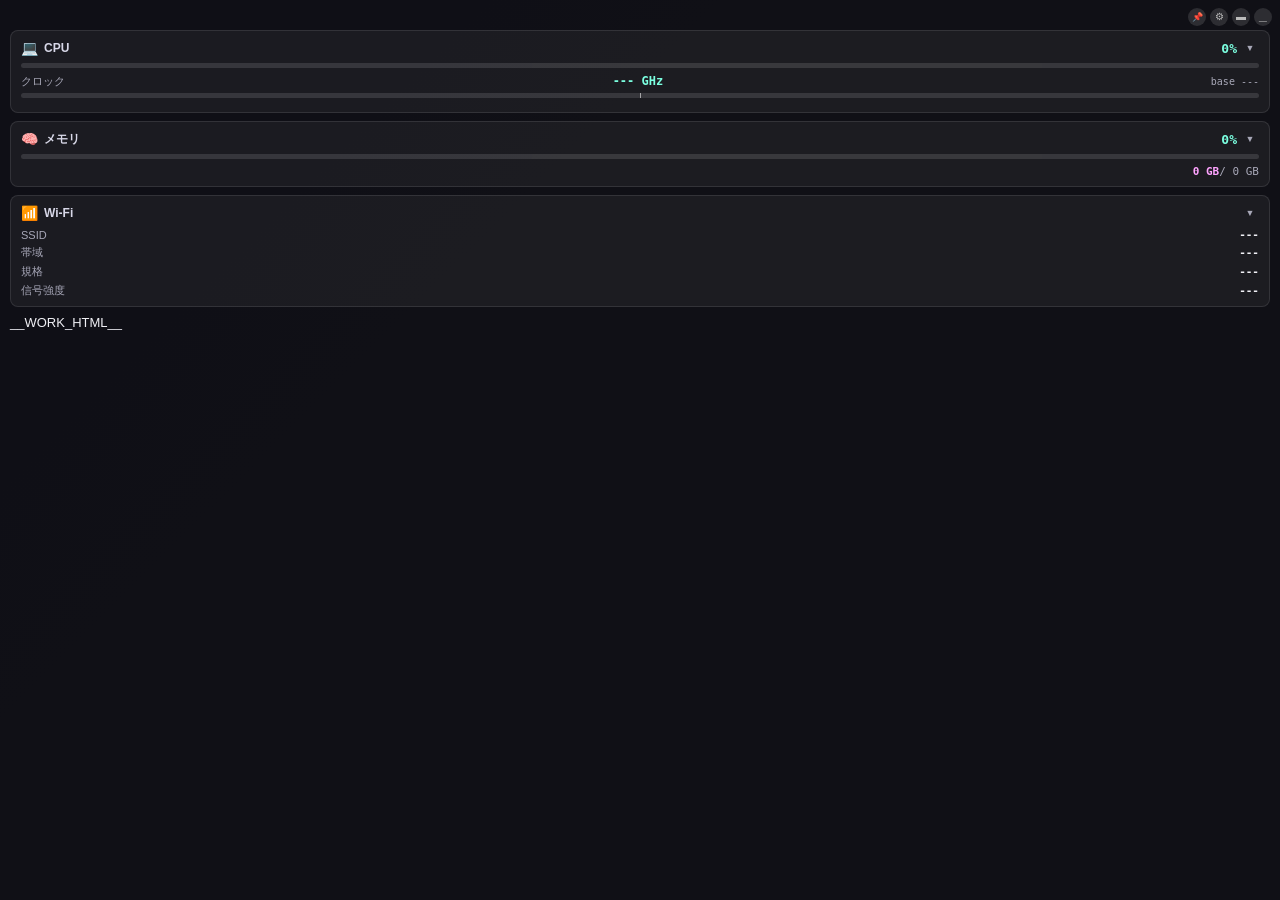
<file: ui/index.html>
<!DOCTYPE html>
<html lang="ja">
<head>
    <meta charset="UTF-8">
    <meta name="viewport" content="width=device-width, initial-scale=1.0">
    <title>システムモニター</title>
    <style>
        :root {
            --bg-grad: linear-gradient(135deg, #0d0d12 0%, #16161e 100%);
            --container-bg: rgba(16,16,22,0.97);
            --text-color: #f0f0f5;
            --muted-color: #a8a8b8;
            --section-bg: rgba(255,255,255,0.05);
            --section-border: rgba(255,255,255,0.10);
            --section-title: #d8d8e8;
            --section-value: #7bffe0;
            --bar-track: rgba(255,255,255,0.12);
            --core-track: rgba(255,255,255,0.10);
            --net-canvas-bg: rgba(0,0,0,0.35);
            --btn-bg: rgba(255,255,255,0.12);
            --btn-bg-hover: rgba(255,255,255,0.22);
            --btn-color: #bbb;
            --input-bg: rgba(255,255,255,0.05);
            --input-border: rgba(255,255,255,0.14);
            /* スキンが上書きできる、直書きだった色（Canvas のグラフも JS がここから読む） */
            --core-bar-bg: linear-gradient(180deg,#8a9cff,#b07cff);
            --core-value-color: #fff;
            --core-value-shadow: 0 1px 2px rgba(0,0,0,0.6);
            --memory-used-color: #ffa3ff;
            --wifi-ok-color: #7fffaa;
            --wifi-ng-color: #ff8a8a;
            --gpu-fill-bg: linear-gradient(90deg,#6ad7ff,#5a8cff);
            --npu-fill-bg: linear-gradient(90deg,#ffd36a,#ff9f5a);
            --disk-fill-bg: linear-gradient(90deg,#7bffb8,#2fbf8f);
            --net-rx: #7fffaa;
            --net-rx-fill: rgba(127,255,170,0.25);
            --net-tx: #ffa3ff;
            --net-tx-fill: rgba(255,163,255,0.22);
            --net-empty-color: rgba(255,255,255,0.35);
            /* 勤務時間（スキンが上書きできる）。灰色は昼休み中・未開始で --muted-color を使う */
            --work-fill-bg: linear-gradient(90deg,#7bd0ff,#5a8cff);
            --work-over: #facc15;
            --work-late: #ef6a6a;
            /* ポモドーロ（スキンが上書きできる）。集中は既定の文字色、休憩は --pomo-break、一時停止・未開始は --muted-color */
            --pomo-fill-bg: linear-gradient(90deg,#ff9f7a,#ef6a5a);
            --pomo-break: #7fffaa;
            --ping-danger: #ef6a6a;
        }
        body.theme-light {
            --bg-grad: linear-gradient(135deg, #e6e9f5 0%, #cdd6ec 100%);
            --container-bg: rgba(245,246,252,0.96);
            --text-color: #24263a;
            --muted-color: #606078;
            --section-bg: rgba(0,0,0,0.04);
            --section-border: rgba(0,0,0,0.1);
            --section-title: #3b3b5a;
            --section-value: #0a7f68;
            --bar-track: rgba(0,0,0,0.1);
            --core-track: rgba(0,0,0,0.08);
            --net-canvas-bg: rgba(0,0,0,0.06);
            --btn-bg: rgba(0,0,0,0.08);
            --btn-bg-hover: rgba(0,0,0,0.16);
            --btn-color: #444;
            --input-bg: rgba(0,0,0,0.04);
            --input-border: rgba(0,0,0,0.15);
            --core-bar-bg: linear-gradient(180deg,#8a9cff,#b07cff);
            --core-value-color: #fff;
            --core-value-shadow: 0 1px 2px rgba(0,0,0,0.35);
            --memory-used-color: #e85ad0;
            --wifi-ok-color: #1aa86b;
            --wifi-ng-color: #d33;
            --gpu-fill-bg: linear-gradient(90deg,#6ad7ff,#5a8cff);
            --npu-fill-bg: linear-gradient(90deg,#ffd36a,#ff9f5a);
            --disk-fill-bg: linear-gradient(90deg,#7bffb8,#2fbf8f);
            --net-rx: #1aa86b;
            --net-rx-fill: rgba(26,168,107,0.20);
            --net-tx: #b74da6;
            --net-tx-fill: rgba(183,77,166,0.18);
            --net-empty-color: rgba(0,0,0,0.4);
            --work-over: #d9a400;
            --work-late: #d33;
            --pomo-break: #1aa86b;
            --ping-danger: #d33;
        }
        * { margin: 0; padding: 0; box-sizing: border-box; }
        html, body { width: 100%; height: 100%; overflow: hidden; }
        body { font-family: 'Segoe UI', 'Yu Gothic UI', sans-serif; background: var(--bg-grad); color: var(--text-color); font-size: 13px; user-select: none; }
        .container { width: 100%; height: 100%; background: var(--container-bg); padding: 30px 10px 10px 10px; position: relative; cursor: grab; }
        .container.dragging { cursor: grabbing; }
        .top-btns { position: absolute; top: 8px; right: 8px; display: flex; gap: 4px; z-index: 100; }
        .top-btn { width: 18px; height: 18px; border-radius: 50%; border: none; cursor: pointer; display: flex; align-items: center; justify-content: center; font-size: 10px; transition: all 0.2s; }
        .tray-btn { background: var(--btn-bg); color: var(--btn-color); font-size: 14px; line-height: 1; padding: 0 0 5px 0; font-weight: 700; }
        .tray-btn:hover { background: var(--btn-bg-hover); }
        .pin-btn { background: var(--btn-bg); color: var(--btn-color); font-size: 9px; }
        .pin-btn:hover { background: var(--btn-bg-hover); }
        .pin-btn.active { background: #4CAF50; color: #fff; }
        .settings-btn { background: var(--btn-bg); color: var(--btn-color); font-size: 10px; line-height: 1; }
        .settings-btn:hover { background: var(--btn-bg-hover); }
        .compact-btn { background: var(--btn-bg); color: var(--btn-color); font-size: 10px; line-height: 1; }
        .compact-btn:hover { background: var(--btn-bg-hover); }
        /* コンパクト状態時はフル表示に戻す意図が伝わるよう強調色にする */
        .compact-btn.expanded { background: #5aa0ff; color: #fff; font-size: 11px; }
        .compact-btn.expanded:hover { background: #4a90ef; }
        /* コンパクト時は Windows ガジェット相当の幅 (130px) に収めるため、
           フォント・アイコン・余白を一段階小さくする。幅の切替自体は Go 側
           (applyViewModeGeometry) が行う。 */
        .container.compact { padding: 23px 4px 4px 4px; }
        .compact .top-btns { top: 5px; right: 5px; gap: 3px; }
        .compact .top-btn { width: 16px; height: 16px; font-size: 9px; }
        .compact .tray-btn { font-size: 12px; padding: 0 0 4px 0; }
        .compact .compact-btn.expanded { font-size: 10px; }
        .compact .section { padding: 4px 6px; margin-bottom: 3px; }
        .compact .wifi-section { padding: 0; }
        /* wifi-section の中身は flip-face で描画されるので、flip-face 自体も縮める */
        .compact .flip-card > .flip-face { padding: 4px 6px; }
        .compact .section-header { margin-bottom: 0; }
        .compact .section-icon { font-size: 12px; margin-right: 3px; }
        .compact .section-title { font-size: 11px; }
        .compact .section-value { font-size: 11px; }
        .compact .model-name { display: none; }
        .compact .cores-container { display: none; }
        .compact .cpu-progress { display: none; }
        .compact .mem-progress { display: none; }
        .compact .memory-details { display: none; }
        .compact .wifi-info { display: none; }
        .compact .wifi-compact-value { display: inline; }
        .compact .gpu-progress, .compact .npu-progress, .compact .accel-info { display: none; }
        .compact .disk-body { display: none; }
        .section { background: var(--section-bg); border-radius: 8px; padding: 8px 10px; margin-bottom: 8px; border: 1px solid var(--section-border); }
        .section:last-child, .section.last-visible { margin-bottom: 0; }
        .section-header { display: flex; align-items: center; margin-bottom: 6px; }
        .section-icon { font-size: 14px; margin-right: 6px; }
        /* 幅が足りないときはタイトル側を省略し、右端の数値は必ず出す。
           コンパクト表示 (130px) で「ネットワーク」のような長いタイトルが
           数値を押し出すのを防ぐ。 */
        .section-title { font-size: 12px; font-weight: 600; flex-grow: 1; min-width: 0; overflow: hidden; text-overflow: ellipsis; white-space: nowrap; color: var(--section-title); }
        /* margin-left:auto で、タイトルが伸びない場合でも必ず右端に付ける */
        .section-value { color: var(--section-value); font-size: 13px; font-weight: 700; font-family: 'Consolas', monospace; flex-shrink: 0; margin-left: auto; }
        /* コンパクト時は幅が足りないので短縮ラベル (data-compact) に差し替える。
           textContent は残るのでフル表示の文言と JS の書き換えには影響しない。 */
        .compact .section-title[data-compact] { font-size: 0; }
        .compact .section-title[data-compact]::before { content: attr(data-compact); font-size: 11px; font-weight: 600; }
        /* CPU / GPU / NPU のモデル名。長い名前は省略し、全文は title 属性で出す */
        .model-name { font-size: 10px; line-height: 1.3; color: var(--muted-color); white-space: nowrap; overflow: hidden; text-overflow: ellipsis; }
        .cpu-model { margin-bottom: 2px; }
        .npu-model { margin-top: 4px; }
        .model-name.is-empty { display: none; }
        /* will-change: transform は、画面の拡大率が 100% 以外のとき、バーの太さが区画の縦位置の小数部分で
           1px ずれるのを防ぐ（125% で 6px は 7.5px になり、位置しだいで 7px か 8px に丸められて、
           Disk だけ他より細く見えた）。バーを自前のレイヤーにして、すべて同じ太さで描く。 */
        .progress-bar { position: relative; height: 5px; background: var(--bar-track); border-radius: 3px; overflow: hidden; margin-bottom: 6px; will-change: transform; }
        .progress-fill { height: 100%; border-radius: 3px; transition: width 0.3s ease; }
        .cpu-fill { background: linear-gradient(90deg, #8a9cff, #b07cff); }
        .memory-fill { background: linear-gradient(90deg, #ffa3ff, #ff7a8a); }
        /* CPU クロック行（現在クロック + ベースクロックに対する位置バー） */
        .clock-row { display:flex; align-items:baseline; justify-content:space-between; gap:4px; margin-bottom:4px; }
        .clock-label { color: var(--muted-color); font-size:11px; white-space:nowrap; }
        .clock-value { color: var(--section-value); font-size:12px; font-weight:700; font-family:'Consolas', monospace; white-space:nowrap; }
        .clock-base { color: var(--muted-color); font-size:10px; font-family:'Consolas', monospace; white-space:nowrap; }
        .clock-fill { background: linear-gradient(90deg,#5ad0ff,#8a9cff); }
        /* バーの色は、電源モードではなく、ベースクロックとの差で決める（updateClock）:
           ベース -10% 〜 +20% = 青（既定）、-11% 以下 = 緑（ベースより明確に低い）、+21% 以上 = 橙（ターボ）。 */
        .clock-fill.clk-low { background: linear-gradient(90deg,#7be0a0,#3cc47c); }
        .clock-fill.clk-high { background: linear-gradient(90deg,#ffc46a,#ff7a3c); }
        .clock-base-marker { position:absolute; top:0; bottom:0; width:1px; background:rgba(255,255,255,0.55); }
        body.theme-light .clock-base-marker { background:rgba(0,0,0,0.35); }
        /* 電源モード（設定アプリの「電源モード」）。3 段階のスライダー。取得できない環境では hidden。
           コンパクト (130px) には収まらないので隠す。 */
        .power-mode { margin-bottom:6px; --pm-color:#72b6ff; --pm-text:#72b6ff; --pm-fill:0%; }
        /* スライダーの色は電源モードで決める（クロックのバーの色とは別。バーはベースクロックとの差で決まる）:
           省電力 = 緑、バランス = 青、パフォーマンス = 橙。--pm-fill は、つまみの位置までの塗りの幅 */
        .power-mode.pm-saver { --pm-color:#5bd28e; --pm-text:#5bd28e; }
        .power-mode.pm-balanced { --pm-color:#72b6ff; --pm-text:#72b6ff; }
        .power-mode.pm-best { --pm-color:#ff9f53; --pm-text:#ff9f53; }
        /* ライトテーマでは、ラベルの文字だけ濃くして読みやすくする */
        body.theme-light .power-mode.pm-saver { --pm-text:#12905a; }
        body.theme-light .power-mode.pm-balanced { --pm-text:#2f7fd0; }
        body.theme-light .power-mode.pm-best { --pm-text:#d9650f; }
        .power-mode[hidden] { display:none; }
        .pm-slider { -webkit-appearance:none; appearance:none; display:block; width:100%; height:14px; margin:0; background:transparent; cursor:pointer; }
        .pm-slider:focus { outline:none; }
        .pm-slider::-webkit-slider-runnable-track { height:4px; border-radius:2px; background:linear-gradient(to right, var(--pm-color) var(--pm-fill), var(--bar-track) var(--pm-fill)); }
        .pm-slider::-webkit-slider-thumb { -webkit-appearance:none; width:14px; height:14px; margin-top:-5px; border-radius:50%; background:var(--pm-color); border:2px solid var(--container-bg); box-shadow:0 0 0 1px var(--pm-color); transition:transform 0.15s; }
        .pm-slider:hover:not(:disabled)::-webkit-slider-thumb { transform:scale(1.15); }
        .pm-slider:focus-visible::-webkit-slider-thumb { box-shadow:0 0 0 2px #fff, 0 0 0 4px var(--pm-color); }
        /* 電源プランがバランス以外のときは切り替えできない（サーバー側も 409 で拒否する） */
        .pm-slider:disabled { opacity:.4; cursor:default; }
        /* どの段階とも言えないとき（不明な電源モード、バランス以外のプラン）はつまみを隠す */
        .pm-slider.pm-none::-webkit-slider-thumb { opacity:0; box-shadow:none; }
        /* ラベルは両端を寄せ、中央は中央に置く（つまみの位置と合わせる） */
        .pm-labels { display:grid; grid-template-columns:minmax(0,1fr) auto minmax(0,1fr); margin-top:1px; }
        .pm-labels span:first-child { justify-self:start; }
        .pm-labels span:last-child { justify-self:end; }
        /* ウィンドウを狭めたときは、両端のラベルを省略表示にして中央のラベルと重ならないようにする */
        .pm-labels span { max-width:100%; overflow:hidden; text-overflow:ellipsis; font-size:10px; line-height:1.3; white-space:nowrap; color:var(--muted-color); cursor:pointer; }
        .pm-labels span.active { color:var(--pm-text); font-weight:700; }
        .power-mode.locked .pm-labels span { opacity:.4; cursor:default; }
        /* 切替に失敗した直後の合図（理由はツールチップ） */
        .power-mode.err .pm-slider::-webkit-slider-runnable-track { background:#ff6a6a; }
        .compact .power-mode { display:none; }
        .compact .clock-row { display:none; }
        .compact .clock-progress { display:none; }
        .cores-container { display: grid; grid-template-columns: repeat(4,1fr); gap: 3px; margin-top: 5px; }
        .core-item { text-align: center; }
        .core-label { color: var(--muted-color); font-size:8px; display:block; margin-bottom:2px; }
        .core-bar-container { height:24px; background: var(--core-track); border-radius:3px; position:relative; overflow:hidden; }
        .core-bar { position:absolute; bottom:0; width:100%; background:var(--core-bar-bg); border-radius:3px; transition:height 0.3s ease; }
        .core-value { display:block; text-align:center; color:var(--core-value-color); font-size:9px; font-weight:600; line-height:24px; height:24px; margin-top:-24px; position:relative; text-shadow:var(--core-value-shadow); pointer-events:none; }
        .memory-details { text-align:right; font-size:11px; color: var(--muted-color); font-family:'Consolas', monospace; }
        .memory-details .used { color:var(--memory-used-color); font-weight:600; }
        .wifi-info { display:flex; flex-direction:column; gap:4px; }
        .wifi-row { display:flex; justify-content:space-between; align-items:center; }
        .wifi-label { color: var(--muted-color); font-size:11px; }
        .wifi-value { color: var(--text-color); font-size:11px; font-weight:600; font-family:'Consolas', monospace; }
        .wifi-connected { color:var(--wifi-ok-color); }
        .wifi-disconnected { color:var(--wifi-ng-color); }
        .wifi-compact-value { display:none; }
        /* GPU / NPU。ラベル・値は nowrap にして 1 行に収める（入り切らない分は
           .section-title の省略記号で詰める） */
        .accel-section .section-title, .accel-section .section-value { white-space:nowrap; }
        .gpu-fill { background: var(--gpu-fill-bg); }
        .npu-fill { background: var(--npu-fill-bg); }
        .npu-progress { margin-bottom: 0; } /* NPU はバーで終わるので下余白を詰める */
        /* Disk。ドライブ別の行と I/O の行は、ラベル・値を nowrap にして 1 行に収める */
        .disk-section .section-title, .disk-section .section-value { white-space:nowrap; }
        .disk-fill { background: var(--disk-fill-bg); }
        .disk-info, .disk-drives, .disk-io { display:flex; flex-direction:column; gap:3px; }
        .disk-models { display:flex; flex-direction:column; }
        /* 長いモデル名で区画が広がらないよう、grid のトラックを区画の幅に抑える（折り返さない .model-name は省略表示になる） */
        .disk-section .flip-card { grid-template-columns: minmax(0, 1fr); }
        .disk-io { margin-top:4px; }
        .disk-info .wifi-row, .disk-io .wifi-row { gap:6px; }
        .disk-info .wifi-label, .disk-info .wifi-value, .disk-io .wifi-label, .disk-io .wifi-value { white-space:nowrap; }
        .disk-drive.disk-warn .wifi-value { color: var(--wifi-ng-color); }
        /* Disk は Wi-Fi/ネットワークと同じ flip-card（表: 使用量、裏: I/O）。クリックで反転する。
           裏面は設定（diskIoView）で数値かグラフかが決まり、区画の .disk-io-graph で出し分ける。 */
        .disk-section:not(.disk-io-graph) .disk-graph-part { display:none; }
        .disk-section.disk-io-graph .disk-io-num { display:none; }
        /* 数値表示の裏面は中身の高さに任せる。グラフ表示だけ containment を残し、canvas が余白を埋める */
        .disk-section:not(.disk-io-graph) .flip-card > .flip-back { contain:none; min-height:0; }
        #dragArea:not(.compact) .disk-section.disk-io-graph:not(.collapsed) .flip-card > .flip-back { min-height:88px; }
        /* 折りたたみ中は、表裏とも見出し 1 行だけにする（グラフと凡例は .wifi-section.collapsed が隠す） */
        .disk-section.collapsed .disk-body { display:none; }
        .accel-info { display:flex; flex-direction:column; gap:3px; }
        .accel-info .wifi-row { gap:6px; }
        .accel-info .wifi-label, .accel-info .wifi-value { white-space:nowrap; }
        .wifi-section { background:transparent; border:none; padding:0; perspective:800px; }
        .flip-card { display:grid; transform-style:preserve-3d; transition:transform 0.55s; }
        .flip-card > .flip-face { grid-area:1 / 1; backface-visibility:hidden; -webkit-backface-visibility:hidden; background: var(--section-bg); border:1px solid var(--section-border); border-radius:8px; padding:8px 10px; cursor:pointer; }
        /* 表裏は同じセルに重なるので、背面が高いと表面（Wi-Fi の 4 行）が引き伸ばされて下に余白が出る。
           背面を size containment にして高さを表面に任せ、グラフ (canvas) が余った高さを埋める。
           Ethernet のように表面が低いときは min-height で、グラフが潰れない下限を保つ。 */
        .flip-card > .flip-back { transform:rotateY(180deg); display:flex; flex-direction:column; contain:size; min-height:104px; }
        .compact .flip-card > .flip-back { contain:none; min-height:0; }
        .wifi-section.flipped .flip-card { transform:rotateY(180deg); }
        .wifi-section.ethernet-mode .wifi-wireless-only { display:none; }
        .wifi-ethernet-only { display:none; }
        .wifi-section.ethernet-mode .wifi-ethernet-only { display:flex; }
        .net-peak-toggle { cursor:pointer; padding:1px 4px; border-radius:4px; transition:background 0.15s; }
        /* クリック領域を保ったまま、右 4px のパディング分だけ外側へ逃がして
           数値の右端を CPU/メモリ/GPU の行と揃える */
        .compact .net-peak-toggle { margin-right:-4px; }
        .net-peak-toggle:hover { background: var(--btn-bg-hover); }
        .net-canvas { width:100%; flex:1 1 0; min-height:30px; display:block; margin-top:4px; background: var(--net-canvas-bg); border-radius:4px; }
        /* コンパクト時はグラフも rx/tx 数値も非表示にし、CPU/メモリと同じヘッダのみのサイズに揃える */
        .compact .net-canvas { display:none; }
        .net-legend { display:flex; justify-content:space-between; margin-top:4px; font-size:11px; font-family:'Consolas', monospace; }
        .net-leg-rx { color:var(--net-rx); }
        .net-leg-tx { color:var(--net-tx); }
        .compact .net-legend { display:none; }

        /* ===== 区画の折りたたみ（D10）。シェブロンのクリックだけで開閉し、折りたたむと見出しだけが残る ===== */
        .chev { margin-left:4px; width:18px; height:18px; flex:none; border:0; border-radius:50%; background:transparent; color:var(--muted-color); font-size:9px; line-height:1; display:flex; align-items:center; justify-content:center; cursor:pointer; transition:transform .2s, background .15s; padding:0; }
        .chev:hover { background: var(--btn-bg-hover); }
        .section.collapsed .section-header { margin-bottom:0; }
        /* 折りたたみ時は見出し 1 行だけなので、上下の余白を詰めて高さを約 3 割抑える */
        .section.collapsed:not(.wifi-section) { padding-top:2.5px; padding-bottom:2.5px; }
        .wifi-section.collapsed .flip-card > .flip-face { padding-top:2.5px; padding-bottom:2.5px; }
        .compact .ai-section.collapsed { padding:0; }
        .section.collapsed .chev { transform:rotate(-90deg); }
        .section.collapsed > .sec-body { display:none; }
        /* Wi-Fi/ネットワークは flip-card の中にあるので、本体を個別に隠し、表面へ戻す。
           表裏の 2 面は同じセルに重なっており、裏面が残ると高さが縮まない。 */
        .wifi-section.collapsed .wifi-info { display:none; }
        /* 折りたたみ中でも、区画のクリックで裏面（トラフィック）へ反転できるようにする。裏面もヘッダ 1 行
           （合計スループット）だけにし、グラフと凡例は隠す。高さは表面と揃うので size containment は外す。 */
        .wifi-section.collapsed .flip-card > .flip-back { contain:none; min-height:0; }
        .wifi-section.collapsed .net-canvas, .wifi-section.collapsed .net-legend { display:none; }
        .wifi-section.collapsed .wifi-compact-value { display:inline; }
        .compact .chev { display:none; }
        .is-hidden { display:none !important; }

        __WORK_CSS__

        /* ===== ポモドーロ（区画 pomodoro）。色は見出し・数値・バーに同じクラスを付ける:
           break = 休憩（緑）、paused = 一時停止・開始待ち（灰色）、idle = 未開始（灰色）。集中は既定色 ===== */
        .pomo-section [hidden] { display:none !important; }
        .pomo-section .section-title, .pomo-section .section-value { white-space:nowrap; }
        .pomo-section .section-value.break, .pomo-section .pm-big.break { color:var(--pomo-break); }
        .pomo-section .section-value.idle, .pomo-section .pm-big.idle,
        .pomo-section .section-value.paused, .pomo-section .pm-big.paused { color:var(--muted-color); }
        .pomo-fill { background:var(--pomo-fill-bg); }
        .pomo-fill.break { background:var(--pomo-break); }
        .pomo-fill.paused, .pomo-fill.idle { background:var(--muted-color); opacity:.6; }
        .pm-cap { font-size:10px; color:var(--muted-color); margin-bottom:1px; }
        .pm-big { font-family:'Consolas', monospace; font-weight:700; font-size:20px; line-height:1.2; color:var(--section-value); margin-bottom:5px; white-space:nowrap; }
        .pm-mark { font-size:9px; line-height:1; padding:2px 5px; margin-left:6px; border-radius:8px; background:rgba(239,106,90,.18); color:#ff9a86; white-space:nowrap; flex:none; }
        body.theme-light .pm-mark { background:rgba(211,51,51,.12); color:#c2392b; }
        .pm-dots { letter-spacing:2px; }
        .pm-chip { display:flex; align-items:center; gap:5px; font-size:10px; line-height:1.3; padding:3px 6px; border-radius:5px; margin:5px 0 0; background:rgba(90,160,255,.16); color:#9cc6ff; }
        body.theme-light .pm-chip { background:rgba(30,100,220,.12); color:#1d5fc2; }
        .pm-err { font-size:10px; color:var(--work-late); margin-top:2px; }
        .pm-btns { display:flex; gap:4px; margin-top:7px; }
        .pm-btns + .pm-btns { margin-top:4px; }
        .pm-btn { flex:1; min-width:0; border:1px solid var(--input-border); border-radius:5px; background:var(--input-bg); color:var(--text-color); font:inherit; font-size:11px; padding:3px 0; cursor:pointer; white-space:nowrap; }
        .pm-btn:hover { background:var(--btn-bg-hover); }
        .pm-btn.primary { background:#5aa0ff; border-color:#5aa0ff; color:#fff; }
        .pm-btn.primary:hover { background:#4a90ef; }
        /* コンパクトは区画そのものがボタン（クリックで 開始 / 一時停止 / 再開）。ドラッグ中だけは、移動の手（grabbing）のまま */
        .compact .pomo-section { cursor:pointer; }
        #dragArea.dragging.compact .pomo-section { cursor:grabbing; }
        /* コンパクトは見出し 1 行だけ（アイコンと残り時間） */
        .compact .pomo-section .sec-body { display:none; }
        .compact .pomo-section .section-title, .compact .pomo-section .pm-mark { display:none; }
        /* フル表示（展開中）は、本体に大きな時間があるので、見出しの時間は出さない。折りたたみ・コンパクトだけ出す */
        #dragArea:not(.compact) .pomo-section:not(.collapsed) #pomo-head { display:none; }

        /* ===== Ping 監視 ===== */
        .ping-section .section-title, .ping-section .section-value { white-space:nowrap; }
        .ping-section .section-value.danger { color:var(--ping-danger); font-weight:700; }
        .ping-list { display:flex; flex-direction:column; gap:4px; margin-top:2px; }
        .ping-row { display:flex; align-items:center; gap:6px; font-size:11px; padding:2px 0; }
        .ping-host { flex:1; min-width:0; overflow:hidden; text-overflow:ellipsis; white-space:nowrap; color:var(--text-color); }
        .ping-rtt { font-family:'Consolas', monospace; font-size:11px; color:var(--section-value); min-width:52px; text-align:right; white-space:nowrap; }
        .ping-rtt.danger { color:var(--ping-danger); font-weight:700; }
        .ping-loss { font-family:'Consolas', monospace; font-size:11px; color:var(--muted-color); min-width:42px; text-align:right; white-space:nowrap; }
        .ping-loss.danger { color:var(--ping-danger); font-weight:700; }
        .ping-empty { font-size:10px; color:var(--muted-color); padding:2px 0; }
        .compact .ping-section .sec-body { display:none; }

        /* ===== AI 使用量（Claude / Codex）===== */
        :root { --claude-a:#f0a27a; --claude-b:#d06b5b; --codex-a:#7be0c0; --codex-b:#34b3d6;
                --warn:#facc15; --crit:#ef6a6a; --ok:#7fffaa; --chip-warn-bg:rgba(250,204,21,.14); --chip-warn-fg:#ffd84d;
                --chip-login-bg:rgba(90,160,255,.16); --chip-login-fg:#9cc6ff; }
        body.theme-light { --claude-a:#e58f63; --claude-b:#c4553f; --codex-a:#2fbf94; --codex-b:#1f8fb3;
                --warn:#d9a400; --crit:#d33; --ok:#1aa86b; --chip-warn-bg:rgba(217,164,0,.16); --chip-warn-fg:#8a6500;
                --chip-login-bg:rgba(30,100,220,.12); --chip-login-fg:#1d5fc2; }
        /* 折りたたみ時: 「C 42% · X 18%」の 1 行サマリでは何の数字か読み取れないので、
           見出しの下にプロバイダごとの「ドット + 名前 + 使用率」を 2 行（Claude / Codex）で出す。
           区画の枠の中なので、行自体の枠・背景は付けない。 */
        .ai-compact { display:none; }
        .ai-section.collapsed .ai-compact { display:flex; flex-direction:column; gap:2px; margin-top:4px; }
        .ai-section.collapsed .ai-crow { background:transparent; border:none; padding:1px 0; }
        /* コンパクト表示: 同じ行を CPU/メモリ/GPU と同じ見た目に揃える。AI 区画のヘッダは
           名前が出れば冗長なので隠し、区画の枠も外して各行を独立した区画として見せる。 */
        .compact .ai-section { background:transparent; border:none; padding:0; }
        .compact .ai-section > .section-header { display:none; }
        .compact .ai-section .sec-body { display:none; }
        .compact .ai-section .ai-compact { display:flex; flex-direction:column; gap:3px; margin-top:0; }
        .compact .ai-section .ai-crow { background:var(--section-bg); border:1px solid var(--section-border); padding:4px 6px; }
        /* 「反転で交互表示」: 2 行を同じセルに重ね、一定間隔で横回転（Wi-Fi 区画と同じ rotateY）して入れ替える。
           行の高さは同じなので、区画の高さは変わらない。 */
        .ai-section.collapsed .ai-compact.rotate, .compact .ai-section .ai-compact.rotate { display:grid; perspective:800px; }
        .ai-section.click-flip.collapsed, .compact .ai-section.click-flip { cursor:pointer; }
        .ai-compact.rotate .ai-crow { grid-area:1 / 1; backface-visibility:hidden; -webkit-backface-visibility:hidden; transition:transform .55s; }
        .ai-compact.rotate .ai-crow:nth-child(2) { transform:rotateY(180deg); }
        .ai-compact.rotate.flip .ai-crow:nth-child(1) { transform:rotateY(180deg); }
        .ai-compact.rotate.flip .ai-crow:nth-child(2) { transform:rotateY(0); }
        /* 折りたたみ + 反転表示: 見出しとは別の行を作らず、見出しの 1 行の中（名称とシェブロンの間）に
           交互表示の行を置く。見出しを display:contents にして、アイコン・名称・行・シェブロンを同じ行に並べる。
           コンパクト表示は見出しを隠して行だけを出すので対象外。 */
        #dragArea:not(.compact) .ai-section.collapsed.ai-rot { display:flex; align-items:center; }
        #dragArea:not(.compact) .ai-section.collapsed.ai-rot > .section-header { display:contents; }
        #dragArea:not(.compact) .ai-section.collapsed.ai-rot .section-title { white-space:nowrap; flex:none; }
        #dragArea:not(.compact) .ai-section.collapsed.ai-rot .ai-refresh { display:none; }
        #dragArea:not(.compact) .ai-section.collapsed.ai-rot .chev { order:3; }
        /* 折りたたみ + 反転表示は、Wi-Fi 区画と同じく「枠ごと」回す。行だけを回すと枠（背景・ボーダー）が
           止まったままになるので、区画そのものを 90° まで回し（ai-flip-out）、真横を向いた瞬間に
           Claude / Codex を差し替え（ai-flip-snap で -90° に置く）、0° まで回し戻す（ai-flip-in）。
           行は重ねず、.flip でどちらか一方だけを出す（回転は区画側が担う）。 */
        #dragArea:not(.compact) .ai-section.collapsed.ai-rot { transform:perspective(800px) rotateY(0deg); }
        #dragArea:not(.compact) .ai-section.collapsed.ai-rot.ai-flip-out { transform:perspective(800px) rotateY(90deg); transition:transform .275s ease-in; }
        #dragArea:not(.compact) .ai-section.collapsed.ai-rot.ai-flip-snap { transform:perspective(800px) rotateY(-90deg); transition:none; }
        #dragArea:not(.compact) .ai-section.collapsed.ai-rot.ai-flip-in { transform:perspective(800px) rotateY(0deg); transition:transform .275s ease-out; }
        #dragArea:not(.compact) .ai-section.collapsed.ai-rot .ai-compact.rotate { display:flex; perspective:none; }
        #dragArea:not(.compact) .ai-section.collapsed.ai-rot .ai-compact.rotate .ai-crow { transform:none; transition:none; backface-visibility:visible; -webkit-backface-visibility:visible; }
        #dragArea:not(.compact) .ai-section.collapsed.ai-rot .ai-compact.rotate .ai-crow:nth-child(2),
        #dragArea:not(.compact) .ai-section.collapsed.ai-rot .ai-compact.rotate.flip .ai-crow:nth-child(1) { display:none; }
        #dragArea:not(.compact) .ai-section.collapsed.ai-rot .ai-compact.rotate.flip .ai-crow:nth-child(2) { display:flex; }
        #dragArea:not(.compact) .ai-section.collapsed.ai-rot .ai-compact { order:2; flex:1 1 0; min-width:0; margin:0 0 0 8px; }
        .ai-crow { display:flex; align-items:center; background:var(--section-bg); border:1px solid var(--section-border); border-radius:8px; padding:4px 6px; }
        .ai-crow i { width:8px; height:8px; border-radius:50%; flex:none; margin-right:6px; }
        .ai-crow.claude i { background:linear-gradient(135deg,var(--claude-a),var(--claude-b)); }
        .ai-crow.codex i { background:linear-gradient(135deg,var(--codex-a),var(--codex-b)); }
        .ai-cname { font-size:11px; font-weight:600; color:var(--section-title); flex-grow:1; min-width:0; overflow:hidden; text-overflow:ellipsis; white-space:nowrap; }
        .ai-cval { font-size:11px; font-weight:700; font-family:'Consolas', monospace; color:var(--section-value); flex-shrink:0; margin-left:auto; }
        .ai-cval.warn { color:var(--warn); }
        .ai-cval.crit { color:var(--crit); }
        .ai-cval.na { color:var(--muted-color); }
        .ai-refresh { margin-left:4px; width:18px; height:18px; flex:none; border:0; border-radius:50%; background:transparent; color:var(--muted-color); font-size:13px; line-height:1; display:flex; align-items:center; justify-content:center; cursor:pointer; padding:0; }
        .ai-refresh:hover { background: var(--btn-bg-hover); }
        .ai-refresh.busy { animation: ai-spin 0.9s linear infinite; pointer-events:none; }
        @keyframes ai-spin { to { transform: rotate(360deg); } }
        .compact .ai-refresh { display:none; }
        .pct.warn { color:var(--warn); } .pct.crit { color:var(--crit); }
        .pct.na { color:var(--muted-color); }
        .prov + .prov { margin-top:9px; padding-top:8px; border-top:1px dashed var(--section-border); }
        .prov-head { display:flex; align-items:center; gap:6px; margin-bottom:5px; }
        .prov-name { font-size:12px; font-weight:700; display:flex; align-items:center; gap:5px; cursor:pointer; }
        .prov-name i { width:8px; height:8px; border-radius:50%; display:inline-block; }
        .claude .prov-name i { background:linear-gradient(135deg,var(--claude-a),var(--claude-b)); }
        .codex .prov-name i { background:linear-gradient(135deg,var(--codex-a),var(--codex-b)); }
        .plan { font-size:9px; padding:0 5px; border-radius:8px; border:1px solid var(--section-border); color:var(--muted-color); line-height:15px; white-space:nowrap; }
        .prov-state { margin-left:auto; font-size:10px; color:var(--muted-color); cursor:pointer; white-space:nowrap; }
        .prov-state.ok::before { content:'● '; color:var(--ok); }
        .prov-state.inc::before { content:'▲ '; color:var(--warn); }
        .wrow { display:grid; grid-template-columns:20px 1fr 34px; align-items:center; column-gap:6px; }
        .wrow .lab { font-size:11px; color:var(--muted-color); }
        .wrow .progress-bar { margin:0; height:6px; }
        .wrow .pct { text-align:right; font-family:'Consolas', monospace; font-size:12px; font-weight:700; }
        .wreset { font-size:10px; color:var(--muted-color); padding-left:26px; margin:1px 0 4px; font-family:'Consolas', monospace; white-space:nowrap; overflow:hidden; text-overflow:ellipsis; }
        .claude .progress-fill { background:linear-gradient(90deg,var(--claude-a),var(--claude-b)); }
        .codex .progress-fill { background:linear-gradient(90deg,var(--codex-a),var(--codex-b)); }
        .progress-fill.warn { background:var(--warn) !important; }
        .progress-fill.crit { background:var(--crit) !important; }
        .extra { font-size:10px; color:var(--muted-color); padding-left:26px; display:flex; justify-content:space-between; font-family:'Consolas', monospace; margin-bottom:2px; gap:6px; }
        .chip { display:flex; align-items:center; gap:6px; font-size:10px; line-height:1.3; padding:4px 6px; border-radius:5px; margin-bottom:5px; overflow-wrap:anywhere; }
        .chip.warn { background:var(--chip-warn-bg); color:var(--chip-warn-fg); cursor:pointer; }
        .chip.login { background:var(--chip-login-bg); color:var(--chip-login-fg); }
        .chip.info { background:var(--section-bg); color:var(--muted-color); }
        .ai-act { margin-left:auto; border:0; border-radius:4px; background:#5aa0ff; color:#fff; font:inherit; font-size:10px; padding:2px 8px; cursor:pointer; flex:none; }
        .ai-act:hover { background:#4a90ef; }
        .ai-act.quiet { background: var(--btn-bg); color: var(--text-color); }
        .ai-act.quiet:hover { background: var(--btn-bg-hover); }

    </style>
</head>
<body>
    <div class="container" id="dragArea">
        <div class="top-btns">
            <button class="top-btn pin-btn" id="pinBtn" title="常に前面に表示">📌</button>
            <button class="top-btn settings-btn" id="settingsBtn" title="表示オプション">⚙</button>
            <button class="top-btn compact-btn" id="compactBtn" title="コンパクト表示">▬</button>
            <button class="top-btn tray-btn" id="closeBtn" title="タスクバーに格納">_</button>
        </div>
        <div class="section" data-sec="cpu">
            <div class="section-header"><span class="section-icon">💻</span><span class="section-title">CPU</span><span class="section-value" id="cpu-overall">0%</span><button class="chev" data-sec="cpu" title="折りたたむ">▼</button></div>
            <div class="sec-body">
                <div class="progress-bar cpu-progress"><div class="progress-fill cpu-fill" id="cpu-bar" style="width:0%"></div></div>
                <div class="clock-row"><span class="clock-label">クロック</span><span class="clock-value" id="cpu-clock">--- GHz</span><span class="clock-base" id="cpu-clock-base">base ---</span></div>
                <div class="progress-bar clock-progress"><div class="progress-fill clock-fill" id="clock-bar" style="width:0%"></div><div class="clock-base-marker" id="clock-base-marker" style="left:50%"></div></div>
                <div class="power-mode" id="powerMode" hidden>
                    <input type="range" class="pm-slider" id="pmSlider" min="0" max="2" step="1" value="1" aria-label="電源モード">
                    <div class="pm-labels">
                        <span data-mode="saver" title="最適な電力効率">省電力</span>
                        <span data-mode="balanced" title="バランス">バランス</span>
                        <span data-mode="best" title="最適なパフォーマンス">パフォーマンス</span>
                    </div>
                </div>
                <div class="model-name cpu-model is-empty" id="cpu-model"></div>
                <div class="cores-container" id="cores-container"></div>
            </div>
        </div>
        <div class="section" data-sec="memory">
            <div class="section-header"><span class="section-icon">🧠</span><span class="section-title">メモリ</span><span class="section-value" id="memory-percent">0%</span><button class="chev" data-sec="memory" title="折りたたむ">▼</button></div>
            <div class="sec-body">
                <div class="progress-bar mem-progress"><div class="progress-fill memory-fill" id="memory-bar" style="width:0%"></div></div>
                <div class="memory-details"><span class="used" id="memory-used">0 GB</span><span id="memory-total">/ 0 GB</span></div>
            </div>
        </div>
        <!-- Disk は Wi-Fi/ネットワークと同じ flip-card。表は使用量、裏は I/O（クリックで反転）。
             スキンの .wifi-section / .flip-card 向けの規則をそのまま使うため、同じクラスを付ける -->
        <div class="section wifi-section disk-section" id="diskSection" data-sec="disk" style="display:none">
            <div class="flip-card">
                <div class="flip-face flip-front">
                    <div class="section-header"><span class="section-icon">💽</span><span class="section-title">Disk</span><span class="section-value" id="disk-percent">---</span><button class="chev" data-sec="disk" title="折りたたむ">▼</button></div>
                    <div class="disk-body">
                        <div class="progress-bar disk-progress"><div class="progress-fill disk-fill" id="disk-bar" style="width:0%"></div></div>
                        <div class="disk-info">
                            <div class="disk-models" id="disk-models"></div>
                            <div class="disk-drives" id="disk-drives"></div>
                        </div>
                    </div>
                </div>
                <div class="flip-face flip-back">
                    <div class="section-header"><span class="section-icon">💽</span><span class="section-title" data-compact="I/O">Disk I/O</span><span class="section-value" id="disk-active-head" title="アクティブな時間">---</span><button class="chev" data-sec="disk" title="折りたたむ">▼</button></div>
                    <div class="disk-body disk-io-num">
                        <div class="progress-bar disk-progress"><div class="progress-fill disk-fill" id="disk-active-bar" style="width:0%"></div></div>
                        <div class="disk-io">
                            <div class="wifi-row"><span class="wifi-label">読み取り</span><span class="wifi-value" id="disk-read">---</span></div>
                            <div class="wifi-row"><span class="wifi-label">書き込み</span><span class="wifi-value" id="disk-write">---</span></div>
                        </div>
                    </div>
                    <canvas class="net-canvas disk-graph-part" id="diskCanvas"></canvas>
                    <div class="net-legend disk-graph-part">
                        <span class="net-leg-rx">読 <span id="disk-read-val">---</span></span>
                        <span class="net-leg-tx">書 <span id="disk-write-val">---</span></span>
                    </div>
                </div>
            </div>
        </div>
        <!-- GPU/NPU は wifi の前に置く（後ろに置くと非表示でも .section:last-child を奪い、下に余白が残る） -->
        <div class="section accel-section" id="gpuSection" data-sec="gpu" style="display:none">
            <div class="section-header"><span class="section-icon">🎮</span><span class="section-title">GPU</span><span class="section-value" id="gpu-total">---</span><button class="chev" data-sec="gpu" title="折りたたむ">▼</button></div>
            <div class="sec-body">
                <div class="progress-bar gpu-progress"><div class="progress-fill gpu-fill" id="gpu-bar" style="width:0%"></div></div>
                <div class="accel-info">
                    <div class="model-name is-empty" id="gpu-model"></div>
                    <div class="wifi-row"><span class="wifi-label">専用メモリ</span><span class="wifi-value" id="gpu-dedicated">---</span></div>
                    <div class="wifi-row"><span class="wifi-label">共有メモリ</span><span class="wifi-value" id="gpu-shared">---</span></div>
                </div>
            </div>
        </div>
        <div class="section accel-section" id="npuSection" data-sec="npu" style="display:none">
            <div class="section-header"><span class="section-icon">🧩</span><span class="section-title">NPU</span><span class="section-value" id="npu-usage">---</span><button class="chev" data-sec="npu" title="折りたたむ">▼</button></div>
            <div class="sec-body">
                <div class="progress-bar npu-progress"><div class="progress-fill npu-fill" id="npu-bar" style="width:0%"></div></div>
                <div class="model-name npu-model is-empty" id="npu-model"></div>
            </div>
        </div>
        <div class="section wifi-section" id="wifiSection" data-sec="network">
            <div class="flip-card">
                <div class="flip-face flip-front">
                    <div class="section-header"><span class="section-icon" id="conn-icon">📶</span><span class="section-title" id="conn-title">Wi-Fi</span><span class="section-value wifi-compact-value" id="wifi-compact">---</span><button class="chev" data-sec="network" title="折りたたむ">▼</button></div>
                    <div class="wifi-info">
                        <div class="model-name is-empty" id="net-model"></div>
                        <div class="wifi-row wifi-detail"><span class="wifi-label" id="wifi-ssid-label">SSID</span><span class="wifi-value" id="wifi-ssid">---</span></div>
                        <div class="wifi-row wifi-wireless-only"><span class="wifi-label">帯域</span><span class="wifi-value" id="wifi-band">---</span></div>
                        <div class="wifi-row wifi-detail wifi-wireless-only"><span class="wifi-label">規格</span><span class="wifi-value" id="wifi-type">---</span></div>
                        <div class="wifi-row wifi-detail wifi-wireless-only"><span class="wifi-label">信号強度</span><span class="wifi-value" id="wifi-signal">---</span></div>
                        <div class="wifi-row wifi-ethernet-only"><span class="wifi-label">速度</span><span class="wifi-value" id="eth-speed">---</span></div>
                    </div>
                </div>
                <div class="flip-face flip-back">
                    <div class="section-header"><span class="section-icon">📊</span><span class="section-title" data-compact="Net">Network</span><span class="section-value net-peak-toggle" id="net-peak" title="クリックで単位切替 (B ⇔ bit)">---</span><button class="chev" data-sec="network" title="折りたたむ">▼</button></div>
                    <canvas class="net-canvas" id="netCanvas"></canvas>
                    <div class="net-legend">
                        <span class="net-leg-rx">↓ <span id="net-rx-val">0 B/s</span></span>
                        <span class="net-leg-tx">↑ <span id="net-tx-val">0 B/s</span></span>
                    </div>
                </div>
            </div>
        </div>
        <!-- AI 使用量（Claude / Codex）。既定は OFF なので非表示。既存の区画の下に置く（D8） -->
        <div class="section ai-section is-hidden" id="aiSection" data-sec="ai">
            <div class="section-header"><span class="section-icon">🤖</span><span class="section-title">AI 使用量</span><button class="ai-refresh" id="aiRefreshBtn" type="button" title="今すぐ更新">↻</button><button class="chev" data-sec="ai" title="折りたたむ">▼</button></div>
            <div class="ai-compact" id="ai-compact"></div>
            <div class="sec-body" id="ai-body"></div>
        </div>
        __WORK_HTML__
        <!-- ポモドーロ。勤務時間とは独立した区画（既定は非表示。設定の区画一覧で ON にする） -->
        <div class="section pomo-section is-hidden" id="pomoSection" data-sec="pomodoro">
            <div class="section-header"><span class="section-icon">🍅</span><span class="section-title">ポモドーロ</span><span class="pm-mark" id="pomo-mark" hidden>集中モード</span><span class="section-value idle" id="pomo-head">--:--</span><button class="chev" data-sec="pomodoro" title="折りたたむ">▼</button></div>
            <div class="sec-body">
                <div class="pm-cap" id="pomo-cap">未開始</div>
                <div class="pm-big idle" id="pomo-big">--:--</div>
                <div class="progress-bar"><div class="progress-fill pomo-fill idle" id="pomo-bar" style="width:0%"></div></div>
                <div class="wifi-row"><span class="wifi-label">回</span><span class="wifi-value pm-dots" id="pomo-dots">---</span></div>
                <div class="wifi-row"><span class="wifi-label">今日</span><span class="wifi-value" id="pomo-done">---</span></div>
                <div class="pm-chip" id="pomo-chip" hidden></div>
                <div class="pm-err" id="pomo-err" hidden></div>
                <div class="pm-btns">
                    <button class="pm-btn primary" type="button" data-pm="start" id="pomo-btn-start">開始</button>
                    <button class="pm-btn primary" type="button" data-pm="resume" id="pomo-btn-resume" hidden>再開</button>
                    <button class="pm-btn" type="button" data-pm="pause" id="pomo-btn-pause" hidden>一時停止</button>
                    <button class="pm-btn" type="button" data-pm="skip" id="pomo-btn-skip" hidden>スキップ</button>
                    <button class="pm-btn" type="button" data-pm="reset" id="pomo-btn-reset" hidden>リセット</button>
                </div>
                <div class="pm-btns" id="pomo-reveal-row" hidden>
                    <button class="pm-btn" type="button" data-pm="reveal" id="pomo-btn-reveal" title="この区間の間だけ、Teams / Outlook を隠さない">一時的に表示</button>
                </div>
            </div>
        </div>
        <div class="section ping-section is-hidden" id="pingSection" data-sec="ping">
            <div class="section-header"><span class="section-icon">📡</span><span class="section-title">疎通</span><span class="section-value" id="ping-head">-- ms</span><button class="chev" data-sec="ping" title="折りたたむ">▼</button></div>
            <div class="sec-body">
                <div class="ping-list" id="ping-list"></div>
            </div>
        </div>
    </div>
    <script nonce="__WIDGET_TOKEN__">
        // 全 /api 呼び出しに付与する CSRF トークン（Go 側が起動毎に生成し埋め込む）。
        const WIDGET_TOKEN = '__WIDGET_TOKEN__';
        // fetch のラッパー。X-Widget-Token カスタムヘッダを必ず付与する。
        // サーバー側 securityMiddleware がこのヘッダを検証し、外部ページからの
        // CSRF リクエスト（カスタムヘッダを付けられない単純リクエスト）を弾く。
        function apiFetch(url, opts){
            opts = opts || {};
            opts.headers = Object.assign({}, opts.headers, { 'X-Widget-Token': WIDGET_TOKEN });
            return fetch(url, opts);
        }
        const wifiStandards = { '802.11a':'802.11a','802.11b':'802.11b','802.11g':'802.11g','802.11n':'802.11n (Wi-Fi 4)','802.11ac':'802.11ac (Wi-Fi 5)','802.11ax':'802.11ax (Wi-Fi 6)','802.11be':'802.11be (Wi-Fi 7)' };
        function formatBytes(b){return (b/(1024*1024*1024)).toFixed(1)+' GB';}
        // Ethernet 標準速度 (10/100/1000/2500/5000/10000 Mbps) から ±2% 以内ならスナップ。
        // ドライバが 1Gbps リンクを 995Mbps と報告するようなケースへの対策。
        function snapEthernetLinkSpeedMbps(mbps){
            const standards = [10, 100, 1000, 2500, 5000, 10000];
            for (const s of standards){
                if (Math.abs(mbps - s) / s <= 0.02) return s;
            }
            return mbps;
        }
        function formatLinkSpeed(bps){
            if(!bps || bps <= 0) return '---';
            const mbps = snapEthernetLinkSpeedMbps(bps / 1000000);
            if (mbps >= 1000){
                const gbps = mbps / 1000;
                return (gbps % 1 === 0 ? gbps.toFixed(0) : gbps.toFixed(1)) + ' Gbps';
            }
            return Math.round(mbps) + ' Mbps';
        }

        // CPU クロック表示。
        // 現在クロックは PDH の "% Processor Performance" × ベースクロックで算出された値
        // （タスクマネージャーの「速度」と同じ）。ターボ時はベースを超える。
        // バーのスケール上限は「ベース×2」を基準にし、観測した最大がそれを超えた場合のみ追随する。
        let clockObservedMaxMHz = 0;
        // バーの色の境界（ベースクロックとの差を整数 % に丸めた値）。-10〜+20 は青、これ以下は緑、これ以上は橙。
        const CLOCK_LOW_MAX_PCT = -11;
        const CLOCK_HIGH_MIN_PCT = 21;
        function formatClock(mhz){
            if(!mhz || mhz <= 0) return '--- GHz';
            if(mhz >= 1000) return (mhz/1000).toFixed(2) + ' GHz';
            return Math.round(mhz) + ' MHz';
        }
        function updateClock(f){
            const valueEl = document.getElementById('cpu-clock');
            const baseEl = document.getElementById('cpu-clock-base');
            const bar = document.getElementById('clock-bar');
            const marker = document.getElementById('clock-base-marker');
            if(!f || !f.BaseMHz){
                valueEl.textContent = '--- GHz';
                baseEl.textContent = 'base ---';
                bar.style.width = '0%';
                bar.classList.remove('clk-low', 'clk-high');
                return;
            }
            const cur = f.CurrentMHz || 0;
            const base = f.BaseMHz;
            valueEl.textContent = formatClock(cur);
            // 幅を節約するため base 表記だけ数値と単位を詰める
            baseEl.textContent = 'base ' + formatClock(base).replace(' ', '');
            if(cur > clockObservedMaxMHz) clockObservedMaxMHz = cur;
            const scaleMax = Math.max(base * 2, clockObservedMaxMHz * 1.05);
            bar.style.width = Math.min(100, cur / scaleMax * 100).toFixed(1) + '%';
            marker.style.left = (base / scaleMax * 100).toFixed(1) + '%';
            // 色は電源モードではなく、ベースクロックとの差で決める。
            // トレイの帯（tray.go の trayAccentColor）も同じ規則。CLOCK_*_PCT と同じ値にすること
            // （tray_test.go の TestClockThresholdsMatchFrontend が一致を確かめる）。
            const pct = Math.round((cur / base - 1) * 100);
            bar.classList.toggle('clk-low', pct <= CLOCK_LOW_MAX_PCT);
            bar.classList.toggle('clk-high', pct >= CLOCK_HIGH_MIN_PCT);
        }

        // ============ 電源モード（設定アプリの「電源モード」）============
        // 状態は /api/system の PowerMode（{planOK, active}、取得できない環境では null）。
        // OS の状態なので config.json には保存しない。設定アプリでの変更も 2 秒周期の更新で追従する。
        // 電源プランがバランス以外のときは、効かないので 3 ボタンとも無効にする（サーバー側も 409 で拒否する）。
        // 3 段階のスライダー。つまみの位置 0 / 1 / 2 が POWER_MODES の添字に対応する。
        // ドラッグ中は表示（ラベルの強調）だけを追従させ、指を離したとき（change）に切り替える。
        const POWER_MODES = ['saver', 'balanced', 'best'];
        const powerModeNames = { saver: '最適な電力効率', balanced: 'バランス', best: '最適なパフォーマンス' };
        const powerPlanLockedTip = '電源プランが「バランス」以外のため切り替えできません';
        const powerRow = document.getElementById('powerMode');
        const powerSlider = document.getElementById('pmSlider');
        let lastPowerMode = null;   // 直近にサーバーから得た状態（失敗時にここへ戻す）
        let powerModeShown = false;
        let powerModeBusy = false;  // 切替要求の処理中。二重操作と、途中の更新による表示の巻き戻りを防ぐ
        let powerModeDragging = false;  // つまみの操作中。2 秒周期の更新でつまみが戻るのを防ぐ
        let powerModeError = '';
        let powerModeErrTimer = 0;
        // 段階 mode（saver / balanced / best。それ以外は「どれでもない」）に合わせて、ラベルの強調と、
        // スライダーの色（.power-mode.pm-*）・塗りの幅を決める。ドラッグ中の途中経過の表示にも使う。
        function markPowerMode(mode){
            powerRow.querySelectorAll('.pm-labels span').forEach(function(l){
                l.classList.toggle('active', l.dataset.mode === mode);
            });
            POWER_MODES.forEach(function(m){ powerRow.classList.toggle('pm-' + m, m === mode); });
            const i = POWER_MODES.indexOf(mode);
            powerRow.style.setProperty('--pm-fill', i < 0 ? '0%' : (i * 50) + '%');
        }
        function renderPowerMode(pm){
            const show = !!pm;
            if (show !== powerModeShown) {
                powerModeShown = show;
                powerRow.hidden = !show;
                scheduleHeightAdjust();   // 行の出入りで区画の高さが変わる
            }
            if (!pm) return;
            const idx = POWER_MODES.indexOf(pm.active);
            const known = pm.planOK && idx >= 0;
            powerSlider.disabled = !pm.planOK;
            powerSlider.value = idx >= 0 ? idx : 1;
            powerSlider.classList.toggle('pm-none', !known);
            powerRow.classList.toggle('locked', !pm.planOK);
            markPowerMode(known ? pm.active : '');
            let tip = '電源モード: ' + (known ? powerModeNames[pm.active] : '不明');
            if (!pm.planOK) tip = powerPlanLockedTip;
            else if (pm.active === 'other') tip = '電源モード: 不明な電源モードです（どれかを選ぶと切り替わります）';
            if (powerModeError) tip = powerModeError;
            powerSlider.title = tip;
        }
        function updatePowerMode(pm){
            lastPowerMode = pm || null;
            if (!powerModeBusy && !powerModeDragging) renderPowerMode(lastPowerMode);
        }
        function showPowerModeError(msg){
            powerModeError = '切り替えに失敗しました: ' + msg;
            powerRow.classList.add('err');
            clearTimeout(powerModeErrTimer);
            powerModeErrTimer = setTimeout(function(){
                powerModeError = '';
                powerRow.classList.remove('err');
                renderPowerMode(lastPowerMode);
            }, 4000);
        }
        // 指を離した / キーで確定した / クリックしたときに切り替える。
        async function commitPowerMode(mode){
            if (powerModeBusy || !lastPowerMode || !lastPowerMode.planOK) { renderPowerMode(lastPowerMode); return; }
            const prev = lastPowerMode;
            if (prev.active === mode) { renderPowerMode(prev); return; }
            powerModeBusy = true;
            // 操作の結果を先に見せる。失敗したら実際の状態へ戻す。
            renderPowerMode(Object.assign({}, prev, { active: mode }));
            try {
                const res = await apiFetch('/api/powermode?mode=' + encodeURIComponent(mode));
                if (!res.ok) throw new Error((await res.text()).trim() || ('HTTP ' + res.status));
                lastPowerMode = await res.json();
            } catch (err) {
                showPowerModeError(err && err.message ? err.message : String(err));
            } finally {
                powerModeBusy = false;
                renderPowerMode(lastPowerMode);
            }
        }
        // ドラッグ中はラベルの強調だけ追従させる（切り替えは change で行う）
        powerSlider.addEventListener('input', function(){ markPowerMode(POWER_MODES[Number(powerSlider.value)]); });
        powerSlider.addEventListener('change', function(){
            powerModeDragging = false;
            commitPowerMode(POWER_MODES[Number(powerSlider.value)]);
        });
        powerSlider.addEventListener('pointerdown', function(){ powerModeDragging = true; });
        // 同じ位置で離したときは change が来ないので、操作中の印を外す（change は同じイベント処理内で先に走る）
        ['pointerup', 'pointercancel'].forEach(function(t){
            powerSlider.addEventListener(t, function(){ setTimeout(function(){ powerModeDragging = false; if (!powerModeBusy) renderPowerMode(lastPowerMode); }, 0); });
        });
        powerSlider.addEventListener('blur', function(){ powerModeDragging = false; });
        // ラベルのクリックでもその段階へ切り替える
        powerRow.querySelectorAll('.pm-labels span').forEach(function(l){
            l.addEventListener('click', function(e){
                e.stopPropagation();
                if (powerSlider.disabled) return;
                commitPowerMode(l.dataset.mode);
            });
        });

        // 設定は Go 側の config.json に永続化される。フロント側は API 経由で読み書きする。
        // ここで保持する settings オブジェクトは UI 反映のためのキャッシュ。
        const settings = {
            theme: 'system',
            transparent: false,
            // 電源モードの切替機能の ON/OFF（Go 側の config.json の powerModeEnabled。既定 OFF）
            powerMode: false,
            coreBase: 0,
            trayDisplay: 'icon',
            topmost: false,
            viewMode: 0,
            netUnit: 'byte',
            // 拡大率（%）と、選べる拡大率の一覧（Go 側の zoomSteps。起動後に /api/settings の値で上書きされる）
            zoom: 100,
            zoomSteps: [50, 67, 75, 80, 90, 100, 110, 125, 150, 175, 200],
            // Disk 区画の裏面（I/O）の見せ方: 'number' | 'graph'（config.json の diskIoView）
            diskIoView: 'number',
            // 有効なスキンの id（Go 側の config.json の skin。'default' はスキンなし = 現行のデザイン）
            skin: 'default',
            // 非表示状態（Go 側の config.json の hidden と同じ）。true が非表示
            hidden: { cpu: false, memory: false, disk: false, gpu: false, npu: false, network: false, work: true, pomodoro: true, ping: true },
            // 区画の表示順（Go 側の config.json の order と同じ）
            order: ['cpu', 'memory', 'disk', 'gpu', 'npu', 'network', 'ai', 'work', 'pomodoro', 'ping'],
            // 折りたたみ状態（Go 側の config.json の collapsed と同じ）。AI は既定で折りたたみ（D8）
            collapsed: { cpu: false, memory: false, disk: false, gpu: false, npu: false, network: false, ai: true, work: false, pomodoro: false, ping: false },
            // 反転できる区画がいま出している面（Go 側の config.json の flipped と同じ）。true が裏面。
            // 面の正はここで、.flipped クラスは applyFlipped がここから導く。折りたたみ・非表示・データ待ちの間も
            // 面を保ち、再起動しても同じ面に戻すため（クラスを消して表面に戻すことはしない）。
            flipped: { disk: false, network: false, ai: false }
        };

        // Close button (✕): タスクトレイに格納する
        document.getElementById('closeBtn').addEventListener('click', function(e) {
            e.stopPropagation();
            // トレイ格納前に現在の位置・サイズを保存
            apiFetch('/api/persistwindow').finally(() => apiFetch('/api/entertray').catch(()=>{}));
        });

        // Pin button (always-on-top)
        document.getElementById('pinBtn').addEventListener('click', async function(e) {
            e.stopPropagation();
            try {
                const res = await apiFetch('/api/toggletopmost');
                const data = await res.json();
                this.classList.toggle('active', data.topmost);
                settings.topmost = !!data.topmost;
            } catch(err) {}
        });

        // Normal ⇔ Compact のトグル
        let currentViewMode = 0;
        function applyCompactBtn(){
            const btn = document.getElementById('compactBtn');
            if (currentViewMode === 1) {
                btn.textContent = '▢';
                btn.title = 'フル表示';
                btn.classList.add('expanded');
            } else {
                btn.textContent = '▬';
                btn.title = 'コンパクト表示';
                btn.classList.remove('expanded');
            }
        }
        document.getElementById('compactBtn').addEventListener('click', async function(e) {
            e.stopPropagation();
            if (currentViewMode === 0) {
                currentViewMode = 1;
                document.getElementById('dragArea').classList.add('compact');
            } else if (currentViewMode === 1) {
                currentViewMode = 0;
                document.getElementById('dragArea').classList.remove('compact');
            } else {
                return;
            }
            settings.viewMode = currentViewMode;
            applyCompactBtn();
            updateNetValue();
            // 幅と位置の切替は Go 側 (applyViewModeGeometry) が行う。幅が変わるとセクションの
            // 折り返しが変わるので、完了を待ってから自然高さを測り直す。
            await apiFetch('/api/setviewmode?mode=' + currentViewMode).catch(()=>{});
            setTimeout(adjustWindowHeight, 60);
            // 高さ確定後にウィンドウ位置・サイズを config に永続化
            setTimeout(() => apiFetch('/api/persistwindow').catch(()=>{}), 300);
        });

        // ネットワーク部 peak 表示: クリックで B/s ⇔ bps トグル
        // wifi-section のクリック(フリップ)より先に捕まえる必要があるので stopPropagation
        document.getElementById('net-peak').addEventListener('click', function(e){
            e.stopPropagation();
            netUnit = (netUnit === 'byte') ? 'bit' : 'byte';
            settings.netUnit = netUnit;
            apiFetch('/api/setoption?key=netUnit&value=' + netUnit).catch(()=>{});
            refreshNetLegend();
            updateNetValue();
            drawNetGraph();
        });

        // Wi-Fi ⇔ ネットワークグラフ の反転トグル
        // ドラッグとクリックを区別するため、mousedown からの移動量で判定する
        let mouseDownX = 0, mouseDownY = 0, movedSinceDown = false;
        // 表裏の反転（Wi-Fi ⇔ ネットワークグラフ、Disk ⇔ I/O）。区画のどこをクリックしても反転する。
        // name は settings.flipped / config.json の flipped のキー、redraw は裏面のグラフを描く関数。
        // 面を保存するのはこのクリックだけ。折りたたみ・非表示・再起動では面を変えない（applyFlipped を参照）。
        function bindFlip(sec, name, redraw) {
            sec.addEventListener('click', function(e) {
                if (movedSinceDown) return;
                e.stopPropagation();
                const next = !settings.flipped[name];
                settings.flipped[name] = next;
                sec.classList.toggle('flipped', next);
                apiFetch('/api/setoption?key=flip.' + name + '&value=' + next).catch(function(){});
                if (next) {
                    // フリップ直後はキャンバスの clientWidth が 0 のことがあるので
                    // アニメーション完了後も含めて二度描画しておく
                    setTimeout(redraw, 30);
                    setTimeout(redraw, 600);
                }
            });
        }
        const wifiSection = document.getElementById('wifiSection');
        bindFlip(wifiSection, 'network', drawNetGraph);
        const diskSection = document.getElementById('diskSection');
        bindFlip(diskSection, 'disk', redrawDiskGraph);
        // 保存された面を .flipped に反映する。折りたたみや非表示の間は裏面のキャンバスの幅が 0 で描けないので、
        // 展開・表示に戻ったとき（と起動時）は、反転のときと同じく少し置いてグラフを描き直す。
        let graphRedrawTimers = [];
        function scheduleGraphRedraw(){
            graphRedrawTimers.forEach(clearTimeout);
            graphRedrawTimers = [30, 600].map(function(ms){
                return setTimeout(function(){
                    if (settings.flipped.network) drawNetGraph();
                    if (settings.flipped.disk) redrawDiskGraph();
                }, ms);
            });
        }
        // instant: 起動時の復元。回転のアニメーション（0.55 秒）を見せず、最初から保存された面で出す。
        function applyFlipped(instant){
            const cards = [wifiSection, diskSection].map(function(sec){ return sec.querySelector('.flip-card'); });
            if (instant) cards.forEach(function(c){ if (c) c.style.transition = 'none'; });
            wifiSection.classList.toggle('flipped', !!settings.flipped.network);
            diskSection.classList.toggle('flipped', !!settings.flipped.disk);
            if (instant) {
                void wifiSection.offsetWidth;   // 回転後の状態を確定させてから、transition を元に戻す
                cards.forEach(function(c){ if (c) c.style.transition = ''; });
            }
            scheduleGraphRedraw();
        }

        // Drag functionality
        let isDragging = false;
        let isResizing = false;
        let dragReady = false;    // /api/dragstart 完了までは dragmove を送らない
        let resizeReady = false;  // 初期サイズ取得までは resize を送らない
        let resizeDir = '';
        let startCursorX, startCursorY;
        let startWinW = 0, startWinH = 0;
        const dragArea = document.getElementById('dragArea');
        const resizeMargin = 6;

        // mousemove ごとに無制限に fetch するとリクエストが詰まってウィンドウがガタつく。
        // 常に「最新の1件だけ」を in-flight にし、待機中の更新は末尾で1回だけ送る（coalescing）。
        let dragReqInFlight = false, dragPending = false;
        function sendDragMove(){
            if (dragReqInFlight){ dragPending = true; return; }
            dragReqInFlight = true;
            apiFetch('/api/dragmove').catch(()=>{}).finally(()=>{
                dragReqInFlight = false;
                if (dragPending){ dragPending = false; sendDragMove(); }
            });
        }
        let resizeReqInFlight = false, resizePending = null;
        function sendResize(w, h, anchorTop){
            resizePending = { w: w, h: h, anchorTop: anchorTop };
            if (resizeReqInFlight) return;
            resizeReqInFlight = true;
            (function fire(){
                const p = resizePending; resizePending = null;
                let url = '/api/resize?w=' + Math.round(p.w) + '&h=' + Math.round(p.h);
                if (p.anchorTop) url += '&anchor=top';
                apiFetch(url).catch(()=>{}).finally(()=>{
                    if (resizePending){ fire(); } else { resizeReqInFlight = false; }
                });
            })();
        }

        dragArea.addEventListener('mousemove', function(e) {
            if (isDragging || isResizing) return;
            const rect = dragArea.getBoundingClientRect();
            const onRight = (rect.right - e.clientX) <= resizeMargin;
            const onBottom = (rect.bottom - e.clientY) <= resizeMargin;
            if (onRight && onBottom) {
                dragArea.style.cursor = 'nwse-resize';
            } else if (onRight) {
                dragArea.style.cursor = 'ew-resize';
            } else if (onBottom) {
                dragArea.style.cursor = 'ns-resize';
            } else {
                dragArea.style.cursor = 'grab';
            }
        });

        dragArea.addEventListener('mouseleave', function() {
            if (!isDragging && !isResizing) {
                dragArea.style.cursor = 'grab';
            }
        });

        dragArea.addEventListener('mousedown', async function(e) {
            mouseDownX = e.screenX;
            mouseDownY = e.screenY;
            movedSinceDown = false;
            if (e.target.id === 'closeBtn' || e.target.closest('.chev, .ai-act, .ai-refresh, .power-mode, .wk-btn, .wk-nudge, .wk-start, .wk-time, .pm-btn')) return;
            const rect = dragArea.getBoundingClientRect();
            const onRight = (rect.right - e.clientX) <= resizeMargin;
            const onBottom = (rect.bottom - e.clientY) <= resizeMargin;
            if (onRight || onBottom) {
                isResizing = true;
                resizeReady = false;
                resizeDir = (onRight ? 'r' : '') + (onBottom ? 'b' : '');
                dragArea.classList.add('resizing');
                startCursorX = e.screenX;
                startCursorY = e.screenY;
                try {
                    const res = await apiFetch('/api/windowsize');
                    const data = await res.json();
                    startWinW = data.width;
                    startWinH = data.height;
                    resizeReady = true;  // 初期サイズ確定後のみ resize を送る
                } catch(err) {
                    isResizing = false;
                    dragArea.classList.remove('resizing');
                }
                e.preventDefault();
                return;
            }
            isDragging = true;
            dragReady = false;
            dragArea.classList.add('dragging');
            // dragstart で基準座標を記録し終えるまで dragmove を送らない
            // (未 await のまま dragmove が走ると誤った基準でウィンドウが飛ぶ)
            apiFetch('/api/dragstart')
                .then(()=>{ dragReady = true; })
                .catch(()=>{ isDragging = false; dragArea.classList.remove('dragging'); });
        });

        document.addEventListener('mousemove', function(e) {
            if (!movedSinceDown) {
                const dx = Math.abs(e.screenX - mouseDownX);
                const dy = Math.abs(e.screenY - mouseDownY);
                if (dx > 3 || dy > 3) movedSinceDown = true;
            }
            if (isResizing) {
                if (!resizeReady) return;
                // screenX は DPI 換算の値でズームを含まない。サイズ（レイアウト px）に足すときは、
                // ズーム率で割って単位を揃える（割らないと、拡大中はカーソルより速く広がる）。
                const zoomRatio = (settings.zoom || 100) / 100;
                const dx = (e.screenX - startCursorX) / zoomRatio;
                const dy = (e.screenY - startCursorY) / zoomRatio;
                let newW = startWinW;
                let newH = startWinH;
                if (resizeDir.indexOf('r') !== -1) {
                    newW = startWinW + dx;
                }
                if (resizeDir.indexOf('b') !== -1) {
                    newH = startWinH + dy;
                }
                // 下端を掴んだリサイズは上端を固定して下方向に伸ばす
                // (anchor=top)。掴んだエッジとカーソルが乖離しないようにする。
                sendResize(newW, newH, resizeDir.indexOf('b') !== -1);
                return;
            }
            if (!isDragging || !dragReady) return;
            sendDragMove();
        });

        document.addEventListener('mouseup', function() {
            const wasDragging = isDragging;
            const wasResizing = isResizing;
            if (isResizing) {
                isResizing = false;
                dragArea.classList.remove('resizing');
            }
            isDragging = false;
            dragArea.classList.remove('dragging');
            if (wasDragging || wasResizing) {
                apiFetch('/api/persistwindow').catch(()=>{});
            }
        });

        function adjustWindowHeight() {
            // height:100% / overflow:hidden の影響を避けるため
            // 一時的に auto にしてコンテンツの自然な高さを測定する
            updateLastSection();
            const el = document.documentElement;
            const bd = document.body;
            const ct = document.getElementById('dragArea');
            el.style.height = 'auto'; bd.style.height = 'auto'; ct.style.height = 'auto';
            let h = ct.scrollHeight;
            el.style.height = '100%'; bd.style.height = '100%'; ct.style.height = '100%';
            return apiFetch('/api/resize?h=' + h).catch(()=>{});
        }

        // ネットワーク履歴（直近 N サンプル分のスループット）
        const netHistory = [];
        const netMaxSamples = 60;
        // 単位モード: 'byte' は B/s・KB/s・MB/s (1024 基準)、'bit' は bps・Kbps・Mbps (1000 基準)
        // 初期値は 'byte'。/api/settings 取得後に Go 側の値で上書きされる。
        let netUnit = 'byte';
        function formatRate(bytesPerSec){
            // 単位は固定: byte モードは常に KB/s、bit モードは常に Mbps。
            // 値域に応じて小数桁数だけ調整する。
            function withDecimals(v){
                if (v >= 100) return v.toFixed(0);
                if (v >= 10)  return v.toFixed(1);
                return v.toFixed(2);
            }
            if (netUnit === 'bit'){
                const mbps = bytesPerSec * 8 / 1000000;
                return withDecimals(mbps) + ' Mbps';
            }
            const kbs = bytesPerSec / 1024;
            return withDecimals(kbs) + ' KB/s';
        }
        function refreshNetLegend(){
            if (netHistory.length === 0) return;
            const last = netHistory[netHistory.length - 1];
            document.getElementById('net-rx-val').textContent = formatRate(last.rx);
            document.getElementById('net-tx-val').textContent = formatRate(last.tx);
        }
        // net-peak の中身はモードで変える。
        // フル表示: グラフの縦軸スケールとしての直近 60 サンプルのピーク。現在値は
        //           グラフ下の凡例 (↓rx ↑tx) が出す。
        // コンパクト表示 / Wi-Fi 区画の折りたたみ中: グラフも凡例も隠れるので、現在の合計スループット (rx+tx)。
        // 表示中のレイアウトと必ず一致させるため、判定は class を直接見る。
        // 履歴中の最大スループット (rx / tx の大きい方)。
        // グラフの縦軸スケールと、フル表示の net-peak 表示の両方が使う。
        function netPeak(){
            let peak = 0;
            for (const p of netHistory){
                if (p.rx > peak) peak = p.rx;
                if (p.tx > peak) peak = p.tx;
            }
            return peak;
        }
        function updateNetValue(){
            if (netHistory.length === 0) return;
            const el = document.getElementById('net-peak');
            const unitHint = ' / クリックで単位切替 (B ⇔ bit)';
            // 折りたたみ中もグラフ・凡例は隠れるので、コンパクト表示と同じく合計スループットを出す
            if (document.getElementById('dragArea').classList.contains('compact')
                || document.getElementById('wifiSection').classList.contains('collapsed')){
                const last = netHistory[netHistory.length - 1];
                el.textContent = formatRate(last.rx + last.tx);
                el.title = '現在の合計スループット (↓+↑)' + unitHint;
                return;
            }
            if (netHistory.length < 2) return;
            el.textContent = formatRate(netPeak());
            el.title = 'グラフのピーク (直近 2 分)' + unitHint;
        }
        function drawNetGraph(){
            // 最低スケール 8KB/s — 無通信時に線がベタ貼り付きにならないように
            drawRateGraph('netCanvas', netHistory, p => p.rx, p => p.tx, 8*1024);
        }
        // 2 系列（Network は受信 / 送信、Disk は読み取り / 書き込み）のスループットの折れ線。
        // 色は --net-rx / --net-tx を使う（Disk の読み取りが受信側、書き込みが送信側の色）。
        function drawRateGraph(canvasId, history, getA, getB, minScale){
            const canvas = document.getElementById(canvasId);
            if (!canvas) return;
            // 内部解像度を CSS サイズに合わせる（DPI スケール込み）
            const dpr = window.devicePixelRatio || 1;
            const cssW = canvas.clientWidth;
            const cssH = canvas.clientHeight;
            if (cssW === 0 || cssH === 0) return;
            if (canvas.width !== Math.round(cssW*dpr) || canvas.height !== Math.round(cssH*dpr)){
                canvas.width = Math.round(cssW*dpr);
                canvas.height = Math.round(cssH*dpr);
            }
            const ctx = canvas.getContext('2d');
            ctx.setTransform(dpr, 0, 0, dpr, 0, 0);
            ctx.clearRect(0, 0, cssW, cssH);
            // 色は CSS 変数（--net-*）から読む。ライトテーマでダーク固定色（白文字・淡い蛍光色）が
            // 見えない問題と、スキンによる差し替えの両方を、変数で吸収する。
            // 読めない・色として不正なときは、スキン導入前の直書き値に戻す。
            const light = document.body.classList.contains('theme-light');
            const bodyStyle = getComputedStyle(document.body);
            function cssColor(name, fallback){
                const v = bodyStyle.getPropertyValue(name).trim();
                return (v && CSS.supports('color', v)) ? v : fallback;
            }
            if (history.length < 2){
                ctx.fillStyle = cssColor('--net-empty-color', light ? 'rgba(0,0,0,0.4)' : 'rgba(255,255,255,0.35)');
                ctx.font = '10px Segoe UI';
                ctx.fillText('計測中...', 6, cssH/2);
                return;
            }
            // 縦軸は履歴中の最大値。最低スケール minScale を設けて、ほぼ無通信のときに線が上下に振れすぎないようにする
            let peak = 0;
            for (const p of history){
                peak = Math.max(peak, getA(p), getB(p));
            }
            const scale = Math.max(peak, minScale);
            const step = cssW / (netMaxSamples - 1);
            const offset = netMaxSamples - history.length;
            function drawSeries(getVal, fill, stroke){
                ctx.fillStyle = fill;
                ctx.beginPath();
                ctx.moveTo((offset) * step, cssH);
                history.forEach((p, i) => {
                    const x = (offset + i) * step;
                    const y = cssH - (getVal(p) / scale) * cssH;
                    ctx.lineTo(x, y);
                });
                ctx.lineTo((offset + history.length - 1) * step, cssH);
                ctx.closePath();
                ctx.fill();
                ctx.strokeStyle = stroke;
                ctx.lineWidth = 1.2;
                ctx.beginPath();
                history.forEach((p, i) => {
                    const x = (offset + i) * step;
                    const y = cssH - (getVal(p) / scale) * cssH;
                    if (i === 0) ctx.moveTo(x, y); else ctx.lineTo(x, y);
                });
                ctx.stroke();
            }
            drawSeries(getA,
                cssColor('--net-rx-fill', light ? 'rgba(26,168,107,0.20)' : 'rgba(127,255,170,0.25)'),
                cssColor('--net-rx', light ? '#1aa86b' : '#7fffaa'));
            drawSeries(getB,
                cssColor('--net-tx-fill', light ? 'rgba(183,77,166,0.18)' : 'rgba(255,163,255,0.22)'),
                cssColor('--net-tx', light ? '#b74da6' : '#ffa3ff'));
        }

        // ============ 設定モーダルと初期化 ============
        const systemThemeMql = window.matchMedia('(prefers-color-scheme: light)');
        function applyTheme(){
            let effective = settings.theme;
            if (effective === 'system') effective = systemThemeMql.matches ? 'light' : 'dark';
            document.body.classList.toggle('theme-light', effective === 'light');
            // グラフの色は変数で決まるので、反転中ならテーマの切替に合わせて描き直す
            if (wifiSection.classList.contains('flipped')) drawNetGraph();
            redrawDiskGraph();
        }
        systemThemeMql.addEventListener('change', () => { if (settings.theme === 'system') applyTheme(); });

        // ============ スキン ============
        // 有効なスキンは body の data-skin と、<style id="skin-css"> に注入した CSS で表す。
        // CSP が style-src 'unsafe-inline' のみで <link> は使えないため、CSS は fetch して textContent に入れる。
        // 'default' は属性も <style> も持たない（現行のデザイン）。
        let skinGen = 0;               // 世代番号。連続した適用で、古い応答が後から勝たないようにする
        let skinApplied = 'default';   // 実際に適用済みのスキン（取得に失敗したときは 'default'）
        let skinLatest = Promise.resolve();
        const SKIN_FETCH_TIMEOUT_MS = 2000;
        // id のスキンを適用する。取得に失敗したら 'default' で続行する。
        // 返す Promise は、適用と高さの再調整が済んだ時点で解決する（起動時の /api/ready を待たせるため）。
        function applySkin(id){
            const gen = ++skinGen;
            skinLatest = (async function(){
                let css = '';
                if (id !== 'default') {
                    // 応答が返らなくても初回の /api/ready を止めないよう、本文の読取までを有限の期限に収める
                    // （Go 側の表示フォールバック 3 秒より短くする）。期限切れは default のフォールバックへ流す。
                    const ctl = new AbortController();
                    const timer = setTimeout(function(){ ctl.abort(); }, SKIN_FETCH_TIMEOUT_MS);
                    try {
                        const res = await apiFetch('/api/skin/css?id=' + encodeURIComponent(id), { signal: ctl.signal });
                        if (!res.ok) throw new Error('HTTP ' + res.status);
                        css = await res.text();
                    } catch (e) {
                        console.warn('Skin load failed:', id, e);
                        id = 'default';
                    } finally {
                        clearTimeout(timer);
                    }
                }
                // 後から新しい適用が始まっていたら、この応答は捨てて最新の完了を待つ
                if (gen !== skinGen) return skinLatest;
                const wasDefault = skinApplied === 'default';
                let style = document.getElementById('skin-css');
                if (id === 'default') {
                    if (style) style.remove();
                    document.body.removeAttribute('data-skin');
                } else {
                    if (!style) { style = document.createElement('style'); style.id = 'skin-css'; }
                    // skin.css は body.theme-light と同じ詳細度のセレクタで書かれているので、
                    // <head> の最後に置いて、順序で本体のルールに勝たせる
                    style.textContent = css;
                    if (document.head.lastElementChild !== style) document.head.appendChild(style);
                    document.body.setAttribute('data-skin', id);
                }
                skinApplied = id;
                // default のままなら何も変わっていない。それ以外は、CSS が同じでも描き直す
                if (id === 'default' && wasDefault) return;
                drawNetGraph();
                redrawDiskGraph();
                await adjustWindowHeight();
            })();
            return skinLatest;
        }

        function applyCoreBase(){
            document.querySelectorAll('.core-label[data-core-index]').forEach(el => {
                const i = Number(el.dataset.coreIndex);
                el.textContent = 'Core ' + (i + settings.coreBase);
            });
        }

        // ============ 区画の表示/非表示 ============
        // CPU / メモリ / Disk / Wi-Fi は .is-hidden で隠す。GPU / NPU はデバイスの有無でも出し分けるので
        // applyAccelData が settings.hidden を見て表示を決める。Disk は取得できないときの出し分けを applyDiskData が持つ。
        const hideableSections = { cpu: 'cpu', memory: 'memory', disk: 'disk', network: 'wifiSection', work: 'work', pomodoro: 'pomodoro', ping: 'ping' };
        function updateLastSection(){
            // 最後に見えている区画だけ下余白を 0 にする（:last-child は非表示の区画も数えてしまう）
            const secs = Array.from(document.querySelectorAll('#dragArea > .section')).filter(function(el){
                return getComputedStyle(el).display !== 'none';
            });
            document.querySelectorAll('#dragArea > .section').forEach(function(el){ el.classList.remove('last-visible'); });
            if (secs.length) secs[secs.length - 1].classList.add('last-visible');
        }
        function applyHidden(){
            Object.keys(hideableSections).forEach(function(n){
                const id = hideableSections[n];
                const el = n === 'network' ? document.getElementById(id) : document.querySelector('.section[data-sec="' + id + '"]');
                if (!el) return;
                el.classList.toggle('is-hidden', !!settings.hidden[n]);
                // 非表示の間も、いま出している面（settings.flipped）は変えない。表示に戻したら同じ面から再開する
            });
            applyAccelData(lastGPU, lastNPU);
            applyDiskData(lastDisk);
            updateLastSection();
            scheduleGraphRedraw();
        }
        // ============ 区画の表示順 ============
        function applyOrder(){
            const area = document.getElementById('dragArea');
            // appendChild は既存の要素を移動する。区画は #dragArea の末尾にまとまっているので、順に付け直せばよい
            settings.order.forEach(function(n){
                const el = area.querySelector(':scope > .section[data-sec="' + n + '"]');
                if (el) area.appendChild(el);
            });
            updateLastSection();
        }
        // 設定は別ウィンドウ（/settings）で開く。変更は /api/settingschanged 経由で
        // window.__settingsChanged に届き、applyServerSettings で反映する。
        document.getElementById('settingsBtn').addEventListener('click', function(e){
            e.stopPropagation();
            apiFetch('/api/opensettings').catch(function(){});
        });

        // ============ 区画の折りたたみ（D10）============
        // 開閉は各見出しのシェブロン（▼）のクリックだけ。Wi-Fi は区画のどこをクリックしても表裏が
        // 反転するため、見出し全体のクリックにはしない。状態は Go 側の config.json に保存される。
        const collapsibleSections = ['cpu', 'memory', 'disk', 'gpu', 'npu', 'network', 'ai', 'work', 'pomodoro', 'ping'];
        function applyCollapsed(){
            collapsibleSections.forEach(function(n){
                const el = document.querySelector('.section[data-sec="' + n + '"]');
                if (!el) return;
                const c = !!(settings.collapsed && settings.collapsed[n]);
                el.classList.toggle('collapsed', c);
                el.querySelectorAll('.chev').forEach(function(b){ b.title = c ? '展開' : '折りたたむ'; });
                // Wi-Fi と Disk は、折りたたんでも展開しても、いま出している面（settings.flipped）を保つ。
                // 折りたたみ中の裏面は見出し 1 行（CSS の .collapsed 側）で、展開すると同じ面のグラフに戻る。
            });
            // net-peak の中身は折りたたみ状態でも変わるので、次の周期を待たずに付け替える
            updateNetValue();
            // 展開した裏面のグラフは、折りたたみ中は描けていない（canvas が非表示）ので描き直す
            scheduleGraphRedraw();
        }
        let heightTimer = 0;
        function scheduleHeightAdjust(){
            clearTimeout(heightTimer);
            heightTimer = setTimeout(adjustWindowHeight, 40);
        }
        document.querySelectorAll('.chev').forEach(function(b){
            // 区画（Wi-Fi の反転）やドラッグ開始へ伝えない
            b.addEventListener('click', function(e){
                e.stopPropagation();
                const n = b.dataset.sec;
                settings.collapsed[n] = !settings.collapsed[n];
                apiFetch('/api/setoption?key=collapse.' + n + '&value=' + (settings.collapsed[n] ? 'true' : 'false')).catch(function(){});
                applyCollapsed();
                scheduleHeightAdjust();
                setTimeout(function(){ apiFetch('/api/persistwindow').catch(function(){}); }, 300);
            });
        });

        const workHooks = { heightChanged: scheduleHeightAdjust };
        let workSettingsKey = '';
        let pomoSettingsKey = '';
        // コンパクト表示（幅 130px）では勤務時間の入力欄を置けないので、区画のクリックで、入力用の小さな別ウィンドウを開く。
        // ドラッグとは区別する（bindFlip と同じく movedSinceDown を見る）。フル表示では何もしない（区画の中で操作できる）。
        document.getElementById('workSection').addEventListener('click', function(){
            if (movedSinceDown || !document.getElementById('dragArea').classList.contains('compact')) return;
            apiFetch('/api/openworktimer').catch(function(){});
        });
        __WORK_JS__
        // ============ ポモドーロ ============
        // 区間の計算・切り替え・集中モードは Go 側（pomodoro.go）。ここは描画と操作だけ。
        // 残り時間は、応答の endsAtMs（期限の Unix ミリ秒）から 1 秒ごとに手元で数える
        // （2 秒周期の /api/system だけだと、数字が 2 秒刻みで飛ぶ）。周期の応答で補正される。
        let lastPomo = null;
        let pomoErrTimer = 0;
        let pomoLayoutKey = '';
        let pomoPolledAt = 0;
        function fmtPomo(sec){ sec = Math.max(0, sec); return String(Math.floor(sec / 60)).padStart(2, '0') + ':' + String(sec % 60).padStart(2, '0'); }
        function pomoRemaining(info){
            return info.running && info.endsAtMs ? Math.max(0, Math.ceil((info.endsAtMs - Date.now()) / 1000)) : info.remainingSec;
        }
        function pomoClass(info){
            if (info.phase === 'idle') return 'idle';
            if (info.paused) return 'paused';
            return info.phase === 'focus' ? '' : 'break';
        }
        function showPomoErr(msg){
            const el = document.getElementById('pomo-err');
            el.textContent = msg; el.hidden = !msg;
            clearTimeout(pomoErrTimer);
            if (msg) pomoErrTimer = setTimeout(function(){ showPomoErr(''); }, 4000);
            scheduleHeightAdjust();
        }
        // 時間だけを描く（1 秒ごと）
        function renderPomoTime(){
            if (!lastPomo || settings.hidden.pomodoro) return;
            const info = lastPomo;
            const rem = pomoRemaining(info);
            const text = info.phase === 'idle' ? fmtPomo(info.totalSec) : fmtPomo(rem);
            document.getElementById('pomo-head').textContent = text;
            document.getElementById('pomo-big').textContent = text;
            const pct = info.phase === 'idle' || !info.totalSec ? 0 : Math.min(100, Math.max(0, (1 - rem / info.totalSec) * 100));
            document.getElementById('pomo-bar').style.width = pct + '%';
            // 期限に届いたら、次の周期を待たずに、Go 側が進めた区間を取りに行く（連打しない）
            if (info.running && rem === 0 && Date.now() - pomoPolledAt > 1500) pomoRefresh();
        }
        function pomoRefresh(){
            pomoPolledAt = Date.now();
            apiFetch('/api/system').then(function(r){ return r.json(); }).then(function(d){ applyPomodoro(d.Pomodoro); }).catch(function(){});
        }
        function applyPomodoro(info){
            if (!info) return;   // 非表示のときは null。区画は applyHidden が隠す
            lastPomo = info;
            const cls = pomoClass(info);
            const names = { idle: '未開始', focus: '集中', short: '休憩', long: '長い休憩' };
            document.getElementById('pomo-head').className = 'section-value ' + cls;
            document.getElementById('pomo-big').className = 'pm-big ' + cls;
            document.getElementById('pomo-bar').className = 'progress-fill pomo-fill ' + cls;
            let cap = names[info.phase] || '';
            if (info.paused && info.phase !== 'idle') cap += '（一時停止中）';
            document.getElementById('pomo-cap').textContent = cap;
            document.getElementById('pomo-mark').hidden = !info.focusActive;
            // 4 回のうちの何回目か: ● 終えた回、◉ 集中中の回、○ これから
            const done = info.phase === 'idle' ? 0 : (info.phase === 'focus' ? info.round - 1 : info.round);
            let dots = '';
            for (let i = 1; i <= info.longEvery; i++) dots += (i <= done ? '●' : (info.phase === 'focus' && i === info.round ? '◉' : '○')) + (i < info.longEvery ? ' ' : '');
            document.getElementById('pomo-dots').textContent = dots;
            document.getElementById('pomo-done').textContent = info.doneToday + ' 回';
            const chip = document.getElementById('pomo-chip');
            if (info.focusActive) { chip.textContent = '🔒 集中モード: 対象のアプリを隠しています'; chip.hidden = false; }
            else if (info.revealed) { chip.textContent = '👁 この区間は、対象のアプリを隠しません'; chip.hidden = false; }
            else if (info.paused && info.phase !== 'idle' && !info.autoNext && info.remainingSec === info.totalSec) { chip.textContent = '⏸ 次の区間の開始待ち'; chip.hidden = false; }
            else chip.hidden = true;
            const idle = info.phase === 'idle';
            document.getElementById('pomo-btn-start').hidden = !idle;
            document.getElementById('pomo-btn-pause').hidden = !info.running;
            document.getElementById('pomo-btn-resume').hidden = !(info.paused && !idle);
            document.getElementById('pomo-btn-skip').hidden = idle;
            document.getElementById('pomo-btn-reset').hidden = idle;
            const reveal = info.phase === 'focus' && info.running && info.focusMode;
            document.getElementById('pomo-reveal-row').hidden = !reveal;
            document.getElementById('pomo-btn-reveal').textContent = info.revealed ? '再び隠す' : '一時的に表示';
            document.getElementById('pomo-btn-reveal').dataset.pm = info.revealed ? 'conceal' : 'reveal';
            renderPomoTime();
            // 行の増減で高さが変わるので、構成が変わったときだけ測り直す
            const key = [info.phase, info.running, info.paused, info.focusActive, info.revealed, !chip.hidden, reveal].join('|');
            if (key !== pomoLayoutKey) {
                const first = pomoLayoutKey === '';
                pomoLayoutKey = key;
                if (!first) scheduleHeightAdjust();
            }
        }
        // 操作は POST。応答は操作後のスナップショットなので、次の周期を待たずに描く。
        async function pomoAction(action){
            try {
                const res = await apiFetch('/api/pomodoro?action=' + action, { method: 'POST' });
                if (!res.ok) { showPomoErr((await res.text()).trim()); return false; }
                showPomoErr('');
                applyPomodoro(await res.json());
                return true;
            } catch (e) { showPomoErr('通信に失敗しました'); return false; }
        }
        document.getElementById('pomoSection').addEventListener('click', function(e){
            const t = e.target.closest('[data-pm]');
            if (t) { e.stopPropagation(); pomoAction(t.dataset.pm); return; }
            // コンパクト表示（見出し 1 行）は、区画のクリックで 開始 / 一時停止 / 再開。ドラッグとは区別する。
            if (movedSinceDown || !document.getElementById('dragArea').classList.contains('compact') || !lastPomo) return;
            e.stopPropagation();
            pomoAction(lastPomo.phase === 'idle' ? 'start' : (lastPomo.running ? 'pause' : 'resume'));
        });
        setInterval(renderPomoTime, 1000);

        // ============ Ping 監視 ============
        let pingLayoutKey = '';
        // 行の増減で高さが変わるので、構成が変わったとき（最初の描画も含む）に測り直す
        function pingRelayout(key){
            if (key === pingLayoutKey) return;
            pingLayoutKey = key;
            scheduleHeightAdjust();
        }
        // 警告として数える status（ping.IsAlertStatus と合わせる）
        const PING_ALERT_STATUS = { warn: true, error: true, unresolved: true };
        // RTT の表示。ICMP の応答は ms 単位の整数なので、0 は 1ms 未満
        function pingRttText(ms){ return ms === 0 ? '<1 ms' : ms + ' ms'; }
        function applyPing(info){
            const sec = document.getElementById('pingSection');
            if (!sec) return;
            const head = document.getElementById('ping-head');
            const list = document.getElementById('ping-list');
            if (!head || !list) return;
            const targets = (info && info.targets) || [];
            if (targets.length === 0) {
                // 非表示のとき・監視先がないとき。古い行や値を残さない
                if (pingLayoutKey !== 'empty') {
                    head.classList.remove('danger');
                    head.textContent = '-- ms';
                    list.innerHTML = '';
                    const empty = document.createElement('div');
                    empty.className = 'ping-empty';
                    empty.textContent = '監視先が未登録です（⚙ の「疎通」で追加）';
                    list.appendChild(empty);
                    pingRelayout('empty');
                }
                return;
            }
            // 見出しは、警告があるときは件数、ないときは代表 RTT（最悪値）。警告かどうかは Go 側の status だけで決める
            const warnCount = targets.filter(function(t){ return PING_ALERT_STATUS[t.status] === true; }).length;
            if (warnCount > 0) {
                head.classList.add('danger');
                head.textContent = '⚠ ' + warnCount + ' 件';
            } else {
                head.classList.remove('danger');
                head.textContent = info.summaryRtt >= 0 ? pingRttText(info.summaryRtt) : '-- ms';
            }
            list.innerHTML = '';
            targets.forEach(function(t){
                const row = document.createElement('div');
                row.className = 'ping-row';
                row.title = t.targetIP ? (t.host + ' (' + t.targetIP + ')') : t.host;
                if (t.resolveFail) row.title += ' — 名前解決に失敗';

                const hostSpan = document.createElement('span');
                hostSpan.className = 'ping-host';
                hostSpan.textContent = t.host;
                row.appendChild(hostSpan);

                // RTT は直近の 1 回の値。失敗したとき（ロス・名前解決の失敗）は Go 側が -1 にする
                const rttSpan = document.createElement('span');
                rttSpan.className = t.isWarnRTT ? 'ping-rtt danger' : 'ping-rtt';
                rttSpan.textContent = t.rttMs >= 0 ? pingRttText(t.rttMs) : '--';
                row.appendChild(rttSpan);

                // ロスは「窓内の失敗回数/サンプル数」。立ち上がりでサンプルが少ない間は --。
                // 名前解決が続けて失敗しているときは、ロスとは別に「解決失敗」と出す
                const lossSpan = document.createElement('span');
                const unresolved = t.status === 'unresolved';
                const lossDanger = unresolved || t.isWarnLoss || t.status === 'error';
                lossSpan.className = lossDanger ? 'ping-loss danger' : 'ping-loss';
                lossSpan.textContent = unresolved ? '解決失敗' : (t.lossReady ? t.lossCount + '/' + t.sentCount : '--');
                row.appendChild(lossSpan);

                list.appendChild(row);
            });
            pingRelayout('rows' + targets.length);
        }

        // ============ AI 使用量（Claude / Codex）============
        const ai = { settings: null, usage: null, status: null, html: '', sum: '', comp: '', timer: 0, statusTimer: 0, rotateTimer: 0, rotateMs: 0 };
        const AI_PROVIDERS = [
            { id: 'claude', name: 'Claude', letter: 'C', cls: 'claude', flag: 'claudeEnabled' },
            { id: 'codex',  name: 'Codex',  letter: 'X', cls: 'codex',  flag: 'codexEnabled' }
        ];
        const JP_WEEKDAYS = ['日', '月', '火', '水', '木', '金', '土'];
        // 外部（サービス側）由来の文字列は必ずエスケープして埋め込む
        function aiEsc(s){
            return String(s == null ? '' : s).replace(/[&<>"']/g, function(c){
                return { '&': '&amp;', '<': '&lt;', '>': '&gt;', '"': '&quot;', "'": '&#39;' }[c];
            });
        }
        // 0-60% は既定色、61-80% は黄、81-100% は赤（ClaudeMonitor と同じ閾値）
        function aiBand(p){ return p >= 81 ? 'crit' : (p >= 61 ? 'warn' : ''); }
        // 一度も取得できていない窓（0% で ResetsAt 無し）は null
        function aiPct(w){
            if (!w || typeof w.utilization !== 'number' || (w.utilization === 0 && !w.resetsAt)) return null;
            return Math.max(0, Math.min(100, Math.round(w.utilization)));
        }
        function aiShortLabel(l){ return l === '5時間' ? '5h' : (l === '7日' ? '7d' : l); }
        function aiResetText(iso, relative){
            if (!iso) return '';
            const t = new Date(iso);
            if (isNaN(t.getTime())) return '';
            if (relative) {
                const diffMin = Math.round((t.getTime() - Date.now()) / 60000);
                if (diffMin <= 0) return '↻ まもなくリセット';
                const h = Math.floor(diffMin / 60), m = diffMin % 60;
                return h <= 0 ? '↻ あと' + m + '分' : '↻ あと' + h + '時間' + m + '分';
            }
            const pad = function(n){ return String(n).padStart(2, '0'); };
            return '↻ ' + (t.getMonth() + 1) + '月' + t.getDate() + '日（' + JP_WEEKDAYS[t.getDay()] + '）' + pad(t.getHours()) + ':' + pad(t.getMinutes());
        }
        // 表示する窓: ラベルのあるものだけ。まだ取得できていないときは 5h / 7d の枠だけ出す。
        function aiWindows(u){
            const out = [];
            if (u.fiveHour && u.fiveHour.label) out.push({ key: 'five', label: aiShortLabel(u.fiveHour.label), win: u.fiveHour });
            if (u.sevenDay && u.sevenDay.label) out.push({ key: 'seven', label: aiShortLabel(u.sevenDay.label), win: u.sevenDay });
            if (out.length === 0) return [{ key: 'five', label: '5h', win: null }, { key: 'seven', label: '7d', win: null }];
            return out;
        }
        function aiPrimaryPct(u){
            const f = aiPct(u.fiveHour);
            return f !== null ? f : aiPct(u.sevenDay);
        }
        // サービス障害の表示。個別の構成要素名（status ページ側で変わりうる）ではなく、
        // 進行中のインシデントと、障害を示す構成要素の有無で判断する。
        function aiStatusOf(st){
            if (!st || !st.fetchedAt) return { label: '', cls: '', incident: '' };
            const bad = ['degraded_performance', 'partial_outage', 'major_outage'];
            const incs = st.incidents || [];
            const svcBad = (st.services || []).some(function(s){ return bad.indexOf(s.status) !== -1; });
            if (incs.length || svcBad) {
                let t = incs.length ? (incs[0].name || '') : '';
                if (incs.length > 1) t += ' ほか ' + (incs.length - 1) + ' 件';
                return { label: '障害', cls: 'inc', incident: t || 'サービスに問題が出ています' };
            }
            return { label: '稼働中', cls: 'ok', incident: '' };
        }
        function aiProviderHtml(p, u, st){
            const si = aiStatusOf(st);
            const relative = !!(ai.settings && ai.settings.resetTimeFormat === 'relative');
            const plan = (u.subscriptionType || '').replace(/^(Claude|ChatGPT)\s+/, '');
            let h = '<div class="prov-head"><span class="prov-name" data-ai-open="usage" data-provider="' + p.id + '" title="使用量ページを開く"><i></i>' + p.name + '</span>';
            if (plan && u.authState === 'ok') h += '<span class="plan">' + aiEsc(plan) + '</span>';
            if (si.label) h += '<span class="prov-state ' + si.cls + '" data-ai-open="status" data-provider="' + p.id + '" title="ステータスページを開く">' + si.label + '</span>';
            h += '</div>';
            if (si.incident) h += '<div class="chip warn" data-ai-open="status" data-provider="' + p.id + '">⚠ ' + aiEsc(si.incident) + '</div>';
            if (u.authState === 'needs_login') {
                h += '<div class="chip login">未ログイン<button class="ai-act" data-ai-login="' + p.id + '">ログイン</button></div>';
            } else if (u.authState === 'network_error') {
                h += '<div class="chip warn" style="cursor:default">取得失敗: ' + aiEsc(u.lastError || '') + '</div>';
            } else if (!u.authState || u.authState === 'init') {
                h += '<div class="chip info">取得中…</div>';
            }
            aiWindows(u).forEach(function(w){
                const pct = aiPct(w.win);
                const b = pct === null ? '' : aiBand(pct);
                h += '<div class="wrow"><span class="lab">' + aiEsc(w.label) + '</span><div class="progress-bar"><div class="progress-fill ' + b + '" style="width:' + (pct === null ? 0 : pct) + '%"></div></div><span class="pct ' + (pct === null ? 'na' : b) + '">' + (pct === null ? '—' : pct + '%') + '</span></div>';
                if (pct !== null) {
                    const txt = aiResetText(w.win.resetsAt, relative && w.key === 'five');
                    if (txt) h += '<div class="wreset">' + aiEsc(txt) + '</div>';
                }
            });
            const ov = u.overage;
            if (typeof u.creditBalance === 'number') {
                h += '<div class="extra"><span>クレジット残高</span><span>' + Math.round(u.creditBalance).toLocaleString('ja-JP') + ' credits</span></div>';
            } else if (ov && typeof ov.amountUsed === 'number' && !(ov.amountUsed === 0 && ov.spendingLimit == null)) {
                const lim = (ov.spendingLimit != null && ov.spendingLimit > 0) ? ' / $' + ov.spendingLimit.toFixed(2) : '（上限なし）';
                h += '<div class="extra"><span>追加利用枠</span><span>$' + ov.amountUsed.toFixed(2) + lim + '</span></div>';
            }
            return h;
        }
        // 折りたたみ時・コンパクト時用。プロバイダごとに 1 行。状態は記号ではなく短い語で出す
        // （? や … では何が起きているか分からないため）。
        function aiCompactHtml(){
            const s = ai.settings, u = ai.usage || {};
            if (!s) return '';
            return AI_PROVIDERS.filter(function(p){ return s[p.flag]; }).map(function(p){
                const x = u[p.id] || {};
                let cls = 'na', val;
                if (x.authState === 'needs_login') val = '未ログイン';
                else if (x.authState === 'network_error') val = '取得失敗';
                else if (!x.authState || x.authState === 'init') val = '取得中';
                else {
                    const pc = aiPrimaryPct(x);
                    if (pc === null) val = '—';
                    else { cls = aiBand(pc); val = pc + '%'; }
                }
                return '<div class="ai-crow ' + p.cls + '"><i></i><span class="ai-cname">' + p.name +
                       '</span><span class="ai-cval ' + cls + '">' + val + '</span></div>';
            }).join('');
        }
        function renderAI(){
            const s = ai.settings;
            if (!s || !s.enabled) return;
            const u = ai.usage || {};
            const html = AI_PROVIDERS.filter(function(p){ return s[p.flag]; }).map(function(p){
                return '<div class="prov ' + p.cls + '">' + aiProviderHtml(p, u[p.id] || {}, ai.status && ai.status[p.id]) + '</div>';
            }).join('');
            const comp = aiCompactHtml();
            if (html !== ai.html) {
                document.getElementById('ai-body').innerHTML = html;
                ai.html = html;
                scheduleHeightAdjust();
            }
            if (comp !== ai.comp) {
                document.getElementById('ai-compact').innerHTML = comp;
                ai.comp = comp;
                scheduleHeightAdjust();
            }
            applyAICompactDisplay();
        }
        // 折りたたみ / コンパクト表示の見せ方。"rotate"（自動）と "click"（クリック）は 2 行を重ねて、
        // それぞれ一定間隔 / クリックで反転させる。
        // 行が 1 つだけのときは入れ替える相手がいないので、反転させず普通に出す。
        // 自動で反転する間隔は設定（ai.compactRotateSeconds。Go 側が 2〜60 秒に矯正済み）。取れないときは従来の 4 秒。
        const AI_ROTATE_DEFAULT_MS = 4000;
        function aiRotateMs(){
            const sec = ai.settings ? Number(ai.settings.compactRotateSeconds) : 0;
            return sec > 0 ? sec * 1000 : AI_ROTATE_DEFAULT_MS;
        }
        function applyAICompactDisplay(){
            const box = document.getElementById('ai-compact');
            const mode = ai.settings && ai.settings.enabled ? ai.settings.compactDisplay : '';
            const flippable = (mode === 'rotate' || mode === 'click') && box.children.length >= 2;
            const rotate = flippable;          // 重ねて反転させるレイアウトか
            const auto = flippable && mode === 'rotate';   // 自動で回すか（click はクリックだけ）
            box.classList.toggle('rotate', rotate);
            document.getElementById('aiSection').classList.toggle('click-flip', flippable && mode === 'click');
            document.getElementById('aiSection').classList.toggle('ai-rot', rotate);
            if (!rotate) box.classList.remove('flip');
            // 「クリックで反転」は、利用者が選んだ行（settings.flipped.ai）を出す。再起動や、行が一時的に 1 つに
            // なった（取得中など）あとでも戻す。自動で反転のときは回り続けるので保存しない。反転の動きの途中
            // （aiFlipBusy）は、動きが自分で行を入れ替えるので触らない。
            else if (mode === 'click' && !aiFlipBusy) box.classList.toggle('flip', !!settings.flipped.ai);
            const ms = aiRotateMs();
            if (auto && (!ai.rotateTimer || ai.rotateMs !== ms)) {
                // 間隔が変わったときは、作り直して新しい間隔にすぐ切り替える
                clearInterval(ai.rotateTimer);
                ai.rotateMs = ms;
                ai.rotateTimer = setInterval(function(){
                    // 見えていない間（フル表示で展開中）は回さない
                    if (box.offsetParent !== null) aiFlip();
                }, ms);
            } else if (!auto && ai.rotateTimer) {
                clearInterval(ai.rotateTimer);
                ai.rotateTimer = 0;
            }
        }
        // 行を入れ替える。折りたたみ（フル表示）では Wi-Fi 区画と同じく枠ごと横回転させ、
        // コンパクト表示は各行が枠を持つので、行の CSS 回転（.flip の切替）だけで足りる。
        let aiFlipBusy = false;
        function aiFlip(){
            const box = document.getElementById('ai-compact');
            const sec = document.getElementById('aiSection');
            if (aiFlipBusy) return;
            const frame = !document.getElementById('dragArea').classList.contains('compact')
                && sec.classList.contains('collapsed') && sec.classList.contains('ai-rot');
            if (!frame) { box.classList.toggle('flip'); return; }
            aiFlipBusy = true;
            sec.classList.add('ai-flip-out');
            setTimeout(function(){
                sec.classList.remove('ai-flip-out');
                sec.classList.add('ai-flip-snap');
                box.classList.toggle('flip');
                void sec.offsetWidth;   // -90° を確定させてから、0° への遷移を始める
                sec.classList.remove('ai-flip-snap');
                sec.classList.add('ai-flip-in');
                setTimeout(function(){ sec.classList.remove('ai-flip-in'); aiFlipBusy = false; }, 285);
            }, 285);
        }
        // クリックで反転（"click" のとき）。Wi-Fi と同じく区画のどこをクリックしても反転し、
        // ドラッグ後のクリックや、シェブロン・ボタン類のクリックは無視する。
        document.getElementById('aiSection').addEventListener('click', function(e){
            if (!this.classList.contains('click-flip') || movedSinceDown) return;
            const compact = document.getElementById('dragArea').classList.contains('compact');
            if (!compact && !this.classList.contains('collapsed')) return;
            if (e.target.closest('.chev, .ai-refresh, .ai-act, [data-ai-open], [data-ai-login]')) return;
            e.stopPropagation();
            if (aiFlipBusy) return;   // 動いている最中のクリックは無視する（面と保存値がずれないように）
            // 反転後の面を保存する（再起動しても同じ行から始める）。動きの途中ではクラスがまだ変わらないので、先に決める
            const next = !document.getElementById('ai-compact').classList.contains('flip');
            settings.flipped.ai = next;
            apiFetch('/api/setoption?key=flip.ai&value=' + next).catch(function(){});
            aiFlip();
        });
        // ログイン待ち・取得中は短い間隔で、安定したら長い間隔で見る（Go 側の取得は既定 5 分ごと）
        function aiNeedsFast(){
            const s = ai.settings, u = ai.usage;
            if (!s || !u) return true;
            return AI_PROVIDERS.some(function(p){
                return s[p.flag] && ['init', 'needs_login'].indexOf((u[p.id] || {}).authState || 'init') !== -1;
            });
        }
        async function aiFetchUsage(){
            if (!ai.settings || !ai.settings.enabled) return;
            try { const r = await apiFetch('/api/ai/usage'); if (r.ok) { ai.usage = await r.json(); renderAI(); } } catch (e) {}
        }
        async function aiFetchStatus(){
            if (!ai.settings || !ai.settings.enabled) return;
            try { const r = await apiFetch('/api/ai/status'); if (r.ok) { ai.status = await r.json(); renderAI(); } } catch (e) {}
        }
        function aiLoop(){
            clearTimeout(ai.timer);
            if (!ai.settings || !ai.settings.enabled) return;
            ai.timer = setTimeout(async function(){ await aiFetchUsage(); aiLoop(); }, aiNeedsFast() ? 3000 : 15000);
        }
        function aiStatusLoop(){
            clearTimeout(ai.statusTimer);
            if (!ai.settings || !ai.settings.enabled) return;
            const sec = Math.max(60, ai.settings.statusPollSeconds || 300);
            ai.statusTimer = setTimeout(async function(){ await aiFetchStatus(); aiStatusLoop(); }, sec * 1000);
        }
        function applyAISettings(){
            const s = ai.settings;
            if (!s) return;
            const on = !!s.enabled;
            document.getElementById('aiSection').classList.toggle('is-hidden', !on);
            if (!on) {
                clearTimeout(ai.timer); clearTimeout(ai.statusTimer);
                ai.usage = null; ai.status = null; ai.html = ''; ai.comp = '';
            } else {
                aiFetchUsage().then(aiLoop);
                aiFetchStatus().then(aiStatusLoop);
            }
            applyCollapsed();
            applyAICompactDisplay();
            scheduleHeightAdjust();
        }
        async function aiLoadSettings(){
            try { const r = await apiFetch('/api/ai/settings'); ai.settings = await r.json(); applyAISettings(); } catch (e) {}
        }
        function aiPost(path, obj){
            return apiFetch(path, { method: 'POST', headers: { 'Content-Type': 'application/json' }, body: JSON.stringify(obj || {}) });
        }
        // 区画内のボタン（ログイン、使用量・ステータスページを開く）
        document.getElementById('ai-body').addEventListener('click', function(e){
            const t = e.target.closest('[data-ai-login],[data-ai-open]');
            if (!t) return;
            e.stopPropagation();
            if (t.dataset.aiLogin) aiPost('/api/ai/relogin?provider=' + t.dataset.aiLogin).catch(function(){});
            else if (t.dataset.aiOpen) aiPost('/api/ai/open-' + t.dataset.aiOpen + '?provider=' + t.dataset.provider).catch(function(){});
        });
        // 見出しの「今すぐ更新」。取得が終わるまで回し、終わったら最新の値と障害状況を描き直す。
        document.getElementById('aiRefreshBtn').addEventListener('click', async function(e){
            e.stopPropagation();
            const btn = this;
            btn.classList.add('busy');
            try {
                const r = await aiPost('/api/ai/refresh');
                if (r.ok) { ai.usage = await r.json(); renderAI(); }
                aiFetchStatus();
            } catch (err) {}
            btn.classList.remove('busy');
        });
        // ============ 拡大・縮小 ============
        // ウィジェット全体の拡大率。実際の拡縮とウィンドウの大きさの変更は Go 側（zoom.go）が行い、
        // ここはキー・ホイール操作を受けて API を呼ぶ。操作は、ウィジェットにフォーカスがあるとき
        // （クリックして前面に出したあと）だけ届く。
        let zoomAfterTimers = [];
        function afterZoomChange(){
            // ウィンドウは Go 側で拡縮される。拡縮の完了後に、高さを測り直して位置を保存し、DPR が
            // 変わるのでグラフも描き直す（連続操作では最後の 1 回だけ走らせる）。
            zoomAfterTimers.forEach(clearTimeout);
            zoomAfterTimers = [
                setTimeout(adjustWindowHeight, 150),
                setTimeout(function(){ drawNetGraph(); redrawDiskGraph(); }, 200),
                setTimeout(function(){ apiFetch('/api/persistwindow').catch(function(){}); }, 450)
            ];
        }
        function setZoomPercent(p){
            if (p === settings.zoom) return;
            settings.zoom = p;   // 連打でも、次の段は手元の値から計算する
            apiFetch('/api/setoption?key=zoom&value=' + p).catch(function(){});
            afterZoomChange();
        }
        // 一覧の中で、いまの拡大率に最も近い段から dir（+1 拡大 / -1 縮小）だけ動かす。両端では動かない。
        function stepZoom(dir){
            const steps = settings.zoomSteps;
            let idx = 0;
            steps.forEach(function(s, i){ if (Math.abs(s - settings.zoom) < Math.abs(steps[idx] - settings.zoom)) idx = i; });
            idx = Math.max(0, Math.min(steps.length - 1, idx + dir));
            setZoomPercent(steps[idx]);
        }
        // Ctrl + プラス / マイナス / 0（元の大きさ）。テンキーも使える。JIS 配列では、プラスのキーが
        // Ctrl + ;（Shift なし。Edge / Chrome と同じ）で、Shift を押すと '+' になる。
        document.addEventListener('keydown', function(e){
            if (!e.ctrlKey || e.altKey || e.metaKey) return;
            if (e.key === '+' || e.key === '=' || e.key === ';' || e.code === 'NumpadAdd') { stepZoom(1); }
            else if (e.key === '-' || e.key === '_' || e.code === 'NumpadSubtract') { stepZoom(-1); }
            else if (e.key === '0' || e.code === 'Numpad0') { setZoomPercent(100); }
            else return;
            e.preventDefault();
        });
        // Ctrl + ホイールで 1 段ずつ。連続で届くので間引く。
        let lastZoomWheel = 0;
        document.addEventListener('wheel', function(e){
            if (!e.ctrlKey) return;
            e.preventDefault();
            if (e.deltaY === 0) return;   // 横スクロールは縮小として扱わない
            const now = performance.now();
            if (now - lastZoomWheel < 120) return;
            lastZoomWheel = now;
            stepZoom(e.deltaY < 0 ? 1 : -1);
        }, { passive: false });

        // Go 側の永続設定を UI に反映する。起動時（initial）と、設定ウィンドウで変更されたとき
        // （window.__settingsChanged）に呼ぶ。
        // ウィンドウ位置・サイズ・透過・トレイ表示・前面表示は Go 側で既に復元済み。
        // ここでは UI 表示 (テーマ / Core 番号 / ボタン active 状態) だけを同期する。
        function applyServerSettings(s, initial){
            if (!s) return;
            const pmBefore = settings.powerMode;
            if (s.theme) settings.theme = s.theme;
            if (typeof s.transparent === 'boolean') settings.transparent = s.transparent;
            if (typeof s.powerMode === 'boolean') settings.powerMode = s.powerMode;
            if (typeof s.coreBase === 'number') settings.coreBase = s.coreBase;
            if (s.trayDisplay) settings.trayDisplay = s.trayDisplay;
            settings.skin = (typeof s.skin === 'string' && s.skin) ? s.skin : 'default';
            if (typeof s.topmost === 'boolean') settings.topmost = s.topmost;
            if (typeof s.viewMode === 'number') settings.viewMode = s.viewMode;
            if (s.netUnit) { settings.netUnit = s.netUnit; netUnit = s.netUnit; refreshNetLegend(); }
            if (s.diskIoView) { settings.diskIoView = s.diskIoView; applyDiskData(lastDisk); redrawDiskGraph(); }
            if (Array.isArray(s.zoomSteps) && s.zoomSteps.length) settings.zoomSteps = s.zoomSteps;
            if (typeof s.zoom === 'number') {
                const zoomChanged = settings.zoom !== s.zoom;
                settings.zoom = s.zoom;
                // 設定ウィンドウで変えられたとき。起動時（initial）は Go 側が表示前に適用済み
                if (zoomChanged && !initial) afterZoomChange();
            }
            if (Array.isArray(s.order) && s.order.length) settings.order = s.order;
            if (s.hidden) { Object.assign(settings.hidden, s.hidden); applyHidden(); }
            applyOrder();
            if (s.collapsed) Object.assign(settings.collapsed, s.collapsed);
            // いま出している面は、起動時だけ保存値から読む。変えるのはこのウィンドウのクリックだけなので、
            // 設定ウィンドウの変更で再取得されたときは、保存が間に合っていない古い値で上書きしない。
            if (initial && s.flipped) { Object.assign(settings.flipped, s.flipped); applyFlipped(true); applyAICompactDisplay(); }
            // CPU 名は起動後に変わらないので、ここで一度だけ反映する
            if (s.cpuName) setModelName('cpu-model', s.cpuName);

            applyTheme();
            applyCoreBase();
            document.getElementById('pinBtn').classList.toggle('active', !!settings.topmost);
            // 電源モードの切替機能の ON/OFF が変わったら、スライダーの表示を即座に合わせる
            // （OFF のときは先に隠し、ON のときは現在の状態を取得し直す）
            if (!initial && pmBefore !== settings.powerMode) {
                if (!settings.powerMode) updatePowerMode(null);
                updateData();
            }
            if (initial && settings.viewMode === 1) {
                currentViewMode = 1;
                document.getElementById('dragArea').classList.add('compact');
                // 保存された幅がフル表示のもの (旧バージョンの config など) でも
                // コンパクト幅に揃うよう、起動時にも Go 側の幅適用を呼ぶ。
                // 同じモードの再適用なので NormalWidth は退避し直されない。
                apiFetch('/api/setviewmode?mode=1')
                    .then(()=>{ setTimeout(adjustWindowHeight, 60); })
                    .catch(()=>{});
            }
            applyCompactBtn();
            applyCollapsed();
            // 勤務時間の設定（補正・昼休み・表示）や表示/非表示が変わったときだけ、次の周期を待たずに描き直す。
            // 無関係な設定変更で呼ぶと、Network / Disk のグラフ履歴に同じサンプルが二重に積まれる。
            if (s.workTimer) {
                const t = s.workTimer;
                const key = [settings.hidden.work, t.targetMinutes, t.lunchStart, t.lunchEnd, t.redAfter, t.showFloor, t.startLagMinutes].join('|');
                const workChanged = key !== workSettingsKey;
                workSettingsKey = key;
                if (!initial && workChanged) updateData().then(scheduleHeightAdjust);
            }
            if (s.pomodoro) {
                const t = s.pomodoro;
                const key = [settings.hidden.pomodoro, t.focusMinutes, t.shortBreakMinutes, t.longBreakMinutes, t.longEvery, t.autoNext, t.focusMode].join('|');
                const pomoChanged = key !== pomoSettingsKey;
                pomoSettingsKey = key;
                if (!initial && pomoChanged) updateData().then(scheduleHeightAdjust);
            }
            scheduleHeightAdjust();
            // 区画の表示/非表示・並び順が変わると高さが変わるので、落ち着いてから位置とサイズを保存する
            if (!initial) setTimeout(function(){ apiFetch('/api/persistwindow').catch(function(){}); }, 300);
            aiLoadSettings();
            // スキンは設定の再取得のたびに、同じ id でも CSS を取り直す（skin.css の編集を反映するため）。
            // 起動時は、この Promise が解決するまで /api/ready を送らない。
            return applySkin(settings.skin);
        }
        // 設定の取得は初回も再取得もここを通す。取得の開始前に世代を進め、応答が逆順に届いても
        // 古い設定（スキン・テーマなど）が新しい設定を巻き戻さないよう、最新の取得の応答だけを適用する。
        let settingsGen = 0;
        let settingsLatest = Promise.resolve();
        // 起動時の取得が捨てられても、初回の処理（コンパクト幅の適用など）は最初に適用される応答で行う
        let settingsInitialPending = true;
        function loadServerSettings(initial){
            const gen = ++settingsGen;
            settingsLatest = apiFetch('/api/settings').then(r => r.json()).then(function(s){
                // 後から新しい取得が始まっていたら、この応答は捨てて最新の完了を待つ
                if (gen !== settingsGen) return settingsLatest;
                const first = initial || settingsInitialPending;
                settingsInitialPending = false;
                return applyServerSettings(s, first);
            });
            return settingsLatest;
        }
        const settingsLoaded = loadServerSettings(true).catch(()=>{ applyTheme(); });
        // 設定ウィンドウで変更されたとき、Go 側が呼ぶ（/api/settingschanged）。
        window.__settingsChanged = function(){
            loadServerSettings(false).catch(function(){});
        };

        // ============ GPU / NPU ============
        // 表示用の % は 0〜100 にクランプする（Go 側は生値を保持している）。null は '---'。
        function accelPct(v){
            if (v === null || v === undefined || !isFinite(v)) return null;
            return Math.min(100, Math.max(0, v));
        }
        function formatAccelPct(v){ const p = accelPct(v); return p === null ? '---' : Math.round(p) + '%'; }
        // 容量が 1GB 以上なら GB（小数 1 桁）、未満なら MB で表す。分母 0 は比率を出さず使用量だけ。
        function formatAccelMem(used, total){
            used = Number(used) || 0; total = Number(total) || 0;
            const GB = 1024*1024*1024, MB = 1024*1024;
            const inGB = (total > 0 ? total : used) >= GB;
            const fmt = v => inGB ? (v/GB).toFixed(1) : Math.round(v/MB).toString();
            const unit = inGB ? ' GB' : ' MB';
            return total > 0 ? fmt(used) + ' / ' + fmt(total) + unit : fmt(used) + unit;
        }
        let lastGPU = null, lastNPU = null;
        // GPU・NPU セクションの可視性。lastConnMode と同じく、変化したら高さを測り直して保存する。
        // 起動直後の初回は初期化処理（updateData().then）側で高さを合わせるので対象外。
        let lastAccelMode = '';
        // "Intel(R) Core(TM) Ultra 7 240H" → "Intel Core Ultra 7 240H" のように、
        // 商標記号や "CPU @ 3.60GHz"（クロックは専用の行で出している）といった
        // 冗長な部分を落とす。全文は title 属性に残す。
        function cleanDeviceName(s){
            if (!s) return '';
            return String(s)
                .replace(/\((?:R|TM|C)\)/gi, ' ')
                .replace(/[®™]/g, ' ')
                .replace(/\s*@.*$/, '')
                .replace(/\b(?:CPU|Processor)\b/gi, ' ')
                .replace(/\s{2,}/g, ' ')
                .trim();
        }
        // モデル名を要素に流し込む。空なら行ごと消す（余白だけ残らないように）。
        function setModelName(id, raw){
            const el = document.getElementById(id);
            if (!el) return;
            const name = cleanDeviceName(raw);
            el.textContent = name;
            el.title = raw || '';
            el.classList.toggle('is-empty', name === '');
        }

        function applyAccelData(gpu, npu){
            lastGPU = gpu || null; lastNPU = npu || null;
            const showG = !!(!settings.hidden.gpu && lastGPU);
            const showN = !!(!settings.hidden.npu && lastNPU);
            document.getElementById('gpuSection').style.display = showG ? '' : 'none';
            document.getElementById('npuSection').style.display = showN ? '' : 'none';
            if (showG) {
                const g = lastGPU;
                const total = accelPct(g.TotalPct);
                document.getElementById('gpu-total').textContent = formatAccelPct(g.TotalPct);
                document.getElementById('gpu-bar').style.width = (total === null ? 0 : total).toFixed(1) + '%';
                document.getElementById('gpu-dedicated').textContent = formatAccelMem(g.DedicatedUsed, g.DedicatedTotal);
                document.getElementById('gpu-shared').textContent = formatAccelMem(g.SharedUsed, g.SharedTotal);
                setModelName('gpu-model', g.Name);
            }
            if (showN) {
                const n = lastNPU;
                const usage = accelPct(n.UsagePct);
                document.getElementById('npu-usage').textContent = formatAccelPct(n.UsagePct);
                document.getElementById('npu-bar').style.width = (usage === null ? 0 : usage).toFixed(1) + '%';
                setModelName('npu-model', n.Name);
            }
            const mode = (showG ? 'G' : '-') + (showN ? 'N' : '-');
            if (mode !== lastAccelMode) {
                const first = lastAccelMode === '';
                lastAccelMode = mode;
                if (!first) {
                    setTimeout(adjustWindowHeight, 50);
                    // adjustWindowHeight の resize 完了後に保存する（直後だと変更前のサイズが残る）
                    setTimeout(() => apiFetch('/api/persistwindow').catch(()=>{}), 300);
                }
            }
        }

        // ============ Disk ============
        // 容量は 1 TB 以上なら TB、100 GB 以上なら整数の GB、それ未満は小数 1 桁の GB、1 GB 未満は MB。
        function formatDiskSize(b){
            b = Number(b) || 0;
            const GB = 1024*1024*1024, MB = 1024*1024, TB = GB*1024;
            if (b >= TB) return (b/TB).toFixed(2) + ' TB';
            if (b >= GB) return (b/GB).toFixed(b >= 100*GB ? 0 : 1) + ' GB';
            return Math.round(b/MB) + ' MB';
        }
        // I/O の速度（バイト/秒）。ネットワークと違い、単位の切替設定には従わず常にバイト系で出す。
        function formatDiskRate(v){
            if (v === null || v === undefined || !isFinite(v)) return '---';
            const KB = 1024, MB = KB*1024, GB = MB*1024;
            if (v >= GB) return (v/GB).toFixed(1) + ' GB/s';
            if (v >= MB) return (v/MB).toFixed(v >= 10*MB ? 0 : 1) + ' MB/s';
            if (v >= KB) return Math.round(v/KB) + ' KB/s';
            return Math.round(v) + ' B/s';
        }
        const DISK_WARN_PCT = 90; // 使用率がこれ以上のドライブは警告色にする
        const DISK_GRAPH_MIN_SCALE = 1024*1024; // グラフの縦軸の下限（1 MB/s）。ほぼ無負荷のときに線が上下に振れすぎないように
        let lastDisk = null;
        // I/O の履歴（読み取り r / 書き込み w、バイト/秒）。Network と同じ直近 60 サンプルを、
        // 表の面を見ている間や数値表示の間も貯める（反転したときにすぐ線が出る）。
        const diskHistory = [];
        // 見えているドライブ構成（表示 + ドライブ数 + I/O の見せ方 + モデル名の行数）。変わると高さが変わるので測り直す。
        let lastDiskKey = '';
        // 裏面を見ていて、グラフ表示のときだけ描く
        function redrawDiskGraph(){
            if (!document.getElementById('diskSection').classList.contains('flipped') || settings.diskIoView !== 'graph') return;
            drawRateGraph('diskCanvas', diskHistory, p => p.r, p => p.w, DISK_GRAPH_MIN_SCALE);
        }
        // fresh は /api/system で届いた新しい値のとき true。設定や表示/非表示の変更による描き直しでは
        // 同じ値を履歴に二重に積まないよう false で呼ぶ。
        function applyDiskData(disk, fresh){
            lastDisk = disk || null;
            const sec = document.getElementById('diskSection');
            const drives = (lastDisk && lastDisk.Drives) || [];
            const io = lastDisk && lastDisk.IO;
            const graph = settings.diskIoView === 'graph';
            if (fresh) {
                if (!lastDisk) diskHistory.length = 0;   // 収集が止まると間が空くので捨てる
                else {
                    // 取れなかった周期（ベースライン直後や PDH の一時的な失敗）も 0 として積む。積まないと、
                    // グラフが直前の値のまま止まり（数値は --- になる）、時間軸も詰まってしまう。
                    diskHistory.push({ r: Number(io && io.ReadBps) || 0, w: Number(io && io.WriteBps) || 0 });
                    if (diskHistory.length > netMaxSamples) diskHistory.shift();
                }
            }
            const show = !settings.hidden.disk && !!(lastDisk && (drives.length || io));
            sec.style.display = show ? '' : 'none';
            sec.classList.toggle('disk-io-graph', graph);
            // データ待ち・取得不可で隠れている間も、いま出している面（settings.flipped）は変えない
            if (show) {
                let used = 0, total = 0;
                drives.forEach(function(d){ used += Number(d.Used) || 0; total += Number(d.Total) || 0; });
                const pct = total > 0 ? Math.min(100, used * 100 / total) : null;
                document.getElementById('disk-percent').textContent = pct === null ? '---' : Math.round(pct) + '%';
                document.getElementById('disk-bar').style.width = (pct === null ? 0 : pct).toFixed(1) + '%';
                // モデル名（物理ディスクの製品名）。ドライブごとの重複は 1 つにまとめ、1 つにつき 1 行。
                // 構成が変わったときだけ作り直す。取れなければ行ごと無し。
                const models = [];
                drives.forEach(function(d){ if (d.Model && models.indexOf(d.Model) < 0) models.push(d.Model); });
                const modelBox = document.getElementById('disk-models');
                if (modelBox.dataset.models !== models.join('\n')) {
                    modelBox.dataset.models = models.join('\n');
                    modelBox.textContent = '';
                    models.forEach(function(m){
                        const row = document.createElement('div');
                        row.className = 'model-name';
                        row.textContent = m;
                        row.title = m;
                        modelBox.appendChild(row);
                    });
                }
                const box = document.getElementById('disk-drives');
                // 構成（ドライブ文字）が変わったときだけ行を作り直し、普段は値の書き換えだけにする
                const letters = drives.map(function(d){ return d.Letter; }).join(',');
                if (box.dataset.letters !== letters) {
                    box.dataset.letters = letters;
                    box.textContent = '';
                    drives.forEach(function(d){
                        const row = document.createElement('div');
                        row.className = 'wifi-row disk-drive';
                        const lab = document.createElement('span'); lab.className = 'wifi-label'; lab.textContent = d.Letter;
                        const val = document.createElement('span'); val.className = 'wifi-value';
                        row.appendChild(lab); row.appendChild(val);
                        box.appendChild(row);
                    });
                }
                drives.forEach(function(d, i){
                    const row = box.children[i];
                    if (!row) return;
                    const p = Number(d.UsedPercent) || 0;
                    row.querySelector('.wifi-value').textContent = formatDiskSize(d.Used) + ' / ' + formatDiskSize(d.Total) + ' (' + Math.round(p) + '%)';
                    row.classList.toggle('disk-warn', p >= DISK_WARN_PCT);
                });
                // 裏面（I/O）。見出しにはアクティブな時間を出す（コンパクト・折りたたみ時はこれだけが見える）
                const active = io ? accelPct(io.ActivePct) : null;
                document.getElementById('disk-active-head').textContent = active === null ? '---' : Math.round(active) + '%';
                document.getElementById('disk-active-bar').style.width = (active === null ? 0 : active).toFixed(1) + '%';
                const rd = formatDiskRate(io ? io.ReadBps : null), wr = formatDiskRate(io ? io.WriteBps : null);
                document.getElementById('disk-read').textContent = rd;
                document.getElementById('disk-write').textContent = wr;
                document.getElementById('disk-read-val').textContent = rd;
                document.getElementById('disk-write-val').textContent = wr;
                if (fresh) redrawDiskGraph();
            }
            const key = show ? 'D' + drives.length + (graph ? 'g' : 'n') + 'm' + document.getElementById('disk-models').children.length : '-';
            if (key !== lastDiskKey) {
                const first = lastDiskKey === '';
                lastDiskKey = key;
                if (!first) {
                    setTimeout(adjustWindowHeight, 50);
                    // adjustWindowHeight の resize 完了後に保存する（直後だと変更前のサイズが残る）
                    setTimeout(() => apiFetch('/api/persistwindow').catch(()=>{}), 300);
                }
            }
        }

        // 接続種別（Wi-Fi / Ethernet / 未接続）で情報行数が変わり、必要な高さも変わる。
        // 起動直後は未確定のまま高さを測ってしまうので、種別が変わったら測り直す。
        let lastConnMode = '';
        async function updateData(){
            try{ const res=await apiFetch('/api/system'); const data=await res.json();
                if(data.CPU){ const o=Math.round(data.CPU.Overall); document.getElementById('cpu-overall').textContent=o+'%'; document.getElementById('cpu-bar').style.width=o+'%'; const c=document.getElementById('cores-container'); if(c.children.length===0 && data.CPU.Cores){ data.CPU.Cores.forEach((_,i)=>{ const d=document.createElement('div'); d.className='core-item'; d.innerHTML='<span class="core-label" data-core-index="'+i+'">Core '+(i+settings.coreBase)+'</span><div class="core-bar-container"><div class="core-bar" id="core-bar-'+i+'"></div></div><span class="core-value" id="core-value-'+i+'">0%</span>'; c.appendChild(d);}); applyCoreBase(); }
                    if(data.CPU.Cores){ data.CPU.Cores.forEach((load,i)=>{ const bar=document.getElementById('core-bar-'+i); const val=document.getElementById('core-value-'+i); if(bar&&val){ const r=Math.round(load); bar.style.height=r+'%'; val.textContent=r+'%'; } }); }}
                updatePowerMode(data.PowerMode);
                updateClock(data.CPUFreq);
                applyAccelData(data.GPU, data.NPU);
                applyDiskData(data.Disk, true);
                applyWorkTimer(data.WorkTimer);
                applyPomodoro(data.Pomodoro);
                applyPing(data.Ping);
                if(data.Memory){ const p=Math.round(data.Memory.UsedPercent); document.getElementById('memory-percent').textContent=p+'%'; document.getElementById('memory-bar').style.width=p+'%'; document.getElementById('memory-used').textContent=formatBytes(data.Memory.Used); document.getElementById('memory-total').textContent='/ '+formatBytes(data.Memory.Total); }
                if(data.Network){ const rx=Number(data.Network.RxBytesPerSec)||0; const tx=Number(data.Network.TxBytesPerSec)||0; netHistory.push({rx, tx}); if(netHistory.length>netMaxSamples) netHistory.shift(); document.getElementById('net-rx-val').textContent=formatRate(rx); document.getElementById('net-tx-val').textContent=formatRate(tx); updateNetValue(); if(wifiSection.classList.contains('flipped')) drawNetGraph(); }
                const ssid=document.getElementById('wifi-ssid');
                const connIcon=document.getElementById('conn-icon');
                const connTitle=document.getElementById('conn-title');
                const ssidLabel=document.getElementById('wifi-ssid-label');
                const connSection=document.getElementById('wifiSection');
                if(data.WiFi && data.WiFi.SSID){
                    connSection.classList.remove('ethernet-mode');
                    connIcon.textContent='📶'; connTitle.textContent='Wi-Fi'; connTitle.dataset.compact='Wi-Fi'; ssidLabel.textContent='SSID';
                    ssid.textContent=data.WiFi.SSID; ssid.className='wifi-value wifi-connected';
                    setModelName('net-model', data.WiFi.Description);
                    let band=data.WiFi.Band; if(data.WiFi.Channel>0){ band+=' (Ch '+data.WiFi.Channel+')'; }
                    document.getElementById('wifi-band').textContent=band;
                    document.getElementById('wifi-type').textContent=wifiStandards[data.WiFi.Type]||data.WiFi.Type;
                    document.getElementById('wifi-signal').textContent=data.WiFi.Signal+'%';
                    let compact=data.WiFi.Band; if(data.WiFi.Channel>0){ compact+='('+data.WiFi.Channel+'ch)'; }
                    document.getElementById('wifi-compact').textContent=compact;
                } else if(data.Ethernet && data.Ethernet.Connected){
                    connSection.classList.add('ethernet-mode');
                    connIcon.textContent='🔌'; connTitle.textContent='Ethernet'; connTitle.dataset.compact='LAN'; ssidLabel.textContent='アダプタ';
                    ssid.textContent=data.Ethernet.Name; ssid.className='wifi-value wifi-connected';
                    setModelName('net-model', data.Ethernet.Description);
                    const spdStr=formatLinkSpeed(data.Ethernet.LinkSpeedBps);
                    document.getElementById('eth-speed').textContent=spdStr;
                    document.getElementById('wifi-compact').textContent=(spdStr==='---')?'Ethernet':spdStr;
                } else {
                    connSection.classList.remove('ethernet-mode');
                    connIcon.textContent='📶'; connTitle.textContent='Wi-Fi'; connTitle.dataset.compact='Wi-Fi'; ssidLabel.textContent='SSID';
                    ssid.textContent='未接続'; ssid.className='wifi-value wifi-disconnected';
                    setModelName('net-model', '');
                    document.getElementById('wifi-band').textContent='---';
                    document.getElementById('wifi-type').textContent='---';
                    document.getElementById('wifi-signal').textContent='---';
                    document.getElementById('wifi-compact').textContent='未接続';
                }
                const connMode = connSection.classList.contains('ethernet-mode') ? 'eth'
                    : (ssid.classList.contains('wifi-connected') ? 'wifi' : 'none');
                if (connMode !== lastConnMode) {
                    const first = lastConnMode === '';
                    lastConnMode = connMode;
                    if (!first) setTimeout(adjustWindowHeight, 50);
                }
                // サーバーとの viewMode 同期
                if (data.ViewMode !== undefined && data.ViewMode !== currentViewMode) {
                    currentViewMode = data.ViewMode;
                    if (currentViewMode === 0) {
                        document.getElementById('dragArea').classList.remove('compact');
                        setTimeout(adjustWindowHeight, 50);
                    } else if (currentViewMode === 1) {
                        document.getElementById('dragArea').classList.add('compact');
                        setTimeout(adjustWindowHeight, 50);
                    }
                    // net-peak の中身はモードで変わるので、次の周期を待たずに付け替える
                    updateNetValue();
                }
            }catch(e){ console.error('Update error:',e); }
        }
        // クロック行が収まる最小幅。旧バージョンの config.json には幅 210 が保存されている
        // ため、初回だけ実測して狭ければ広げる（ユーザーがこれより広くしている場合は触らない）。
        const minContentWidth = 230;
        async function ensureMinWidth(){
            // コンパクト表示は専用の幅 (Go 側の compactWindowWidth) を使うので、
            // フル表示向けのこの下限は適用しない。
            if (currentViewMode === 1) return;
            try{
                const res = await apiFetch('/api/windowsize');
                const d = await res.json();
                if(d.width && d.width < minContentWidth){
                    await apiFetch('/api/resize?w=' + minContentWidth);
                }
            }catch(e){}
        }
        let heightAdjusted = false;
        updateData().then(async ()=>{
            await ensureMinWidth();
            // コア別バーは初回データ受信時に生成されるので、ここで初めて自然高さが確定する
            const firstAdjust = adjustWindowHeight();
            setTimeout(adjustWindowHeight, 300);
            setTimeout(()=>apiFetch('/api/persistwindow').catch(()=>{}), 500);
            heightAdjusted = true;
            // テーマ（設定の取得）と初回の高さが済んだら、Go 側が非表示で作った窓を出す。
            // 失敗しても、Go 側のタイマーで一定時間後に必ず表示される。
            try{ await settingsLoaded; await firstAdjust; }catch(e){}
            apiFetch('/api/ready').catch(()=>{});
        });
        setInterval(updateData,2000);
        window.addEventListener('load', function() {
            if(!heightAdjusted){ setTimeout(adjustWindowHeight, 350); setTimeout(adjustWindowHeight, 1000); }
        });
    </script>
</body>
</html>
</file>
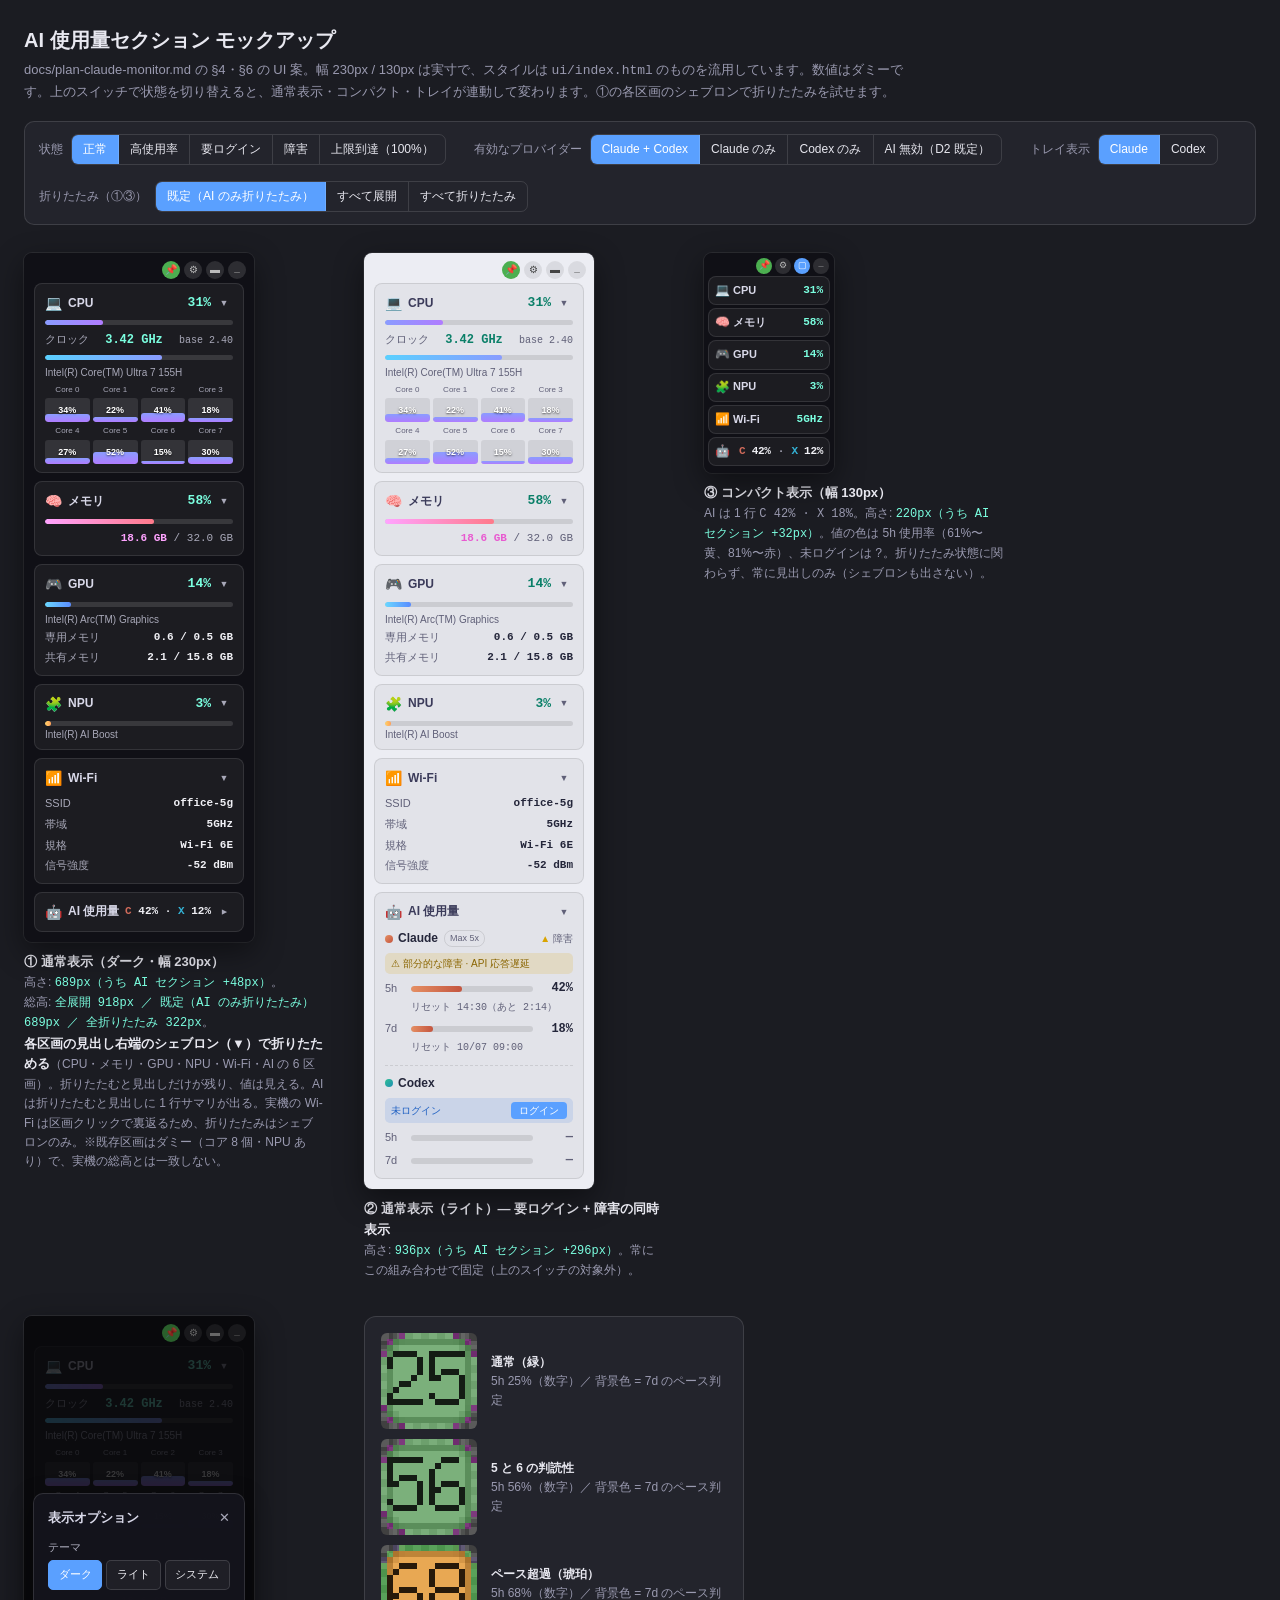
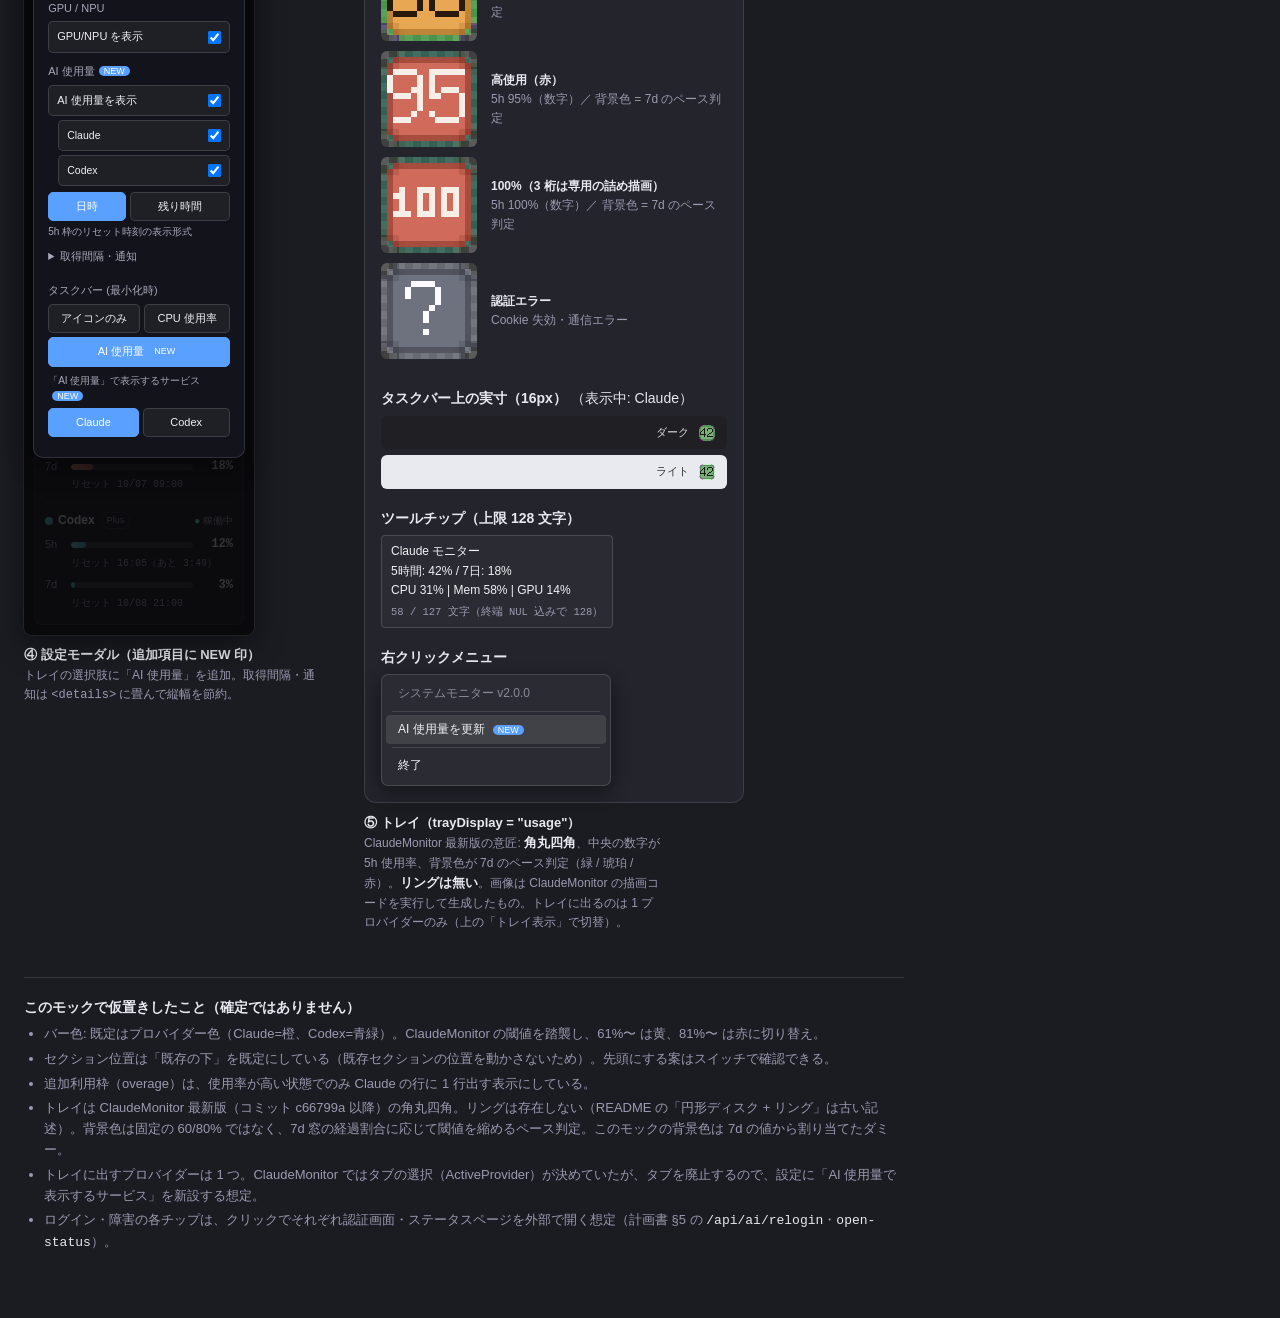
<file: docs/mockup-ai-section.html>
<!DOCTYPE html>
<html lang="ja">
<head>
<meta charset="UTF-8">
<meta name="viewport" content="width=device-width, initial-scale=1.0">
<title>AI 使用量セクション モックアップ</title>
<style>
/* ===== このページ自体の見た目 ===== */
:root { --page-bg:#1b1c22; --page-fg:#e8e8f0; --page-muted:#9a9ab0; --page-line:rgba(255,255,255,.12); --page-card:#23242c; }
* { margin:0; padding:0; box-sizing:border-box; }
body { background:var(--page-bg); color:var(--page-fg); font-family:'Segoe UI','Yu Gothic UI',sans-serif; font-size:14px; line-height:1.6; padding:24px 24px 64px; }
h1 { font-size:20px; font-weight:600; margin-bottom:4px; }
.lead { color:var(--page-muted); font-size:13px; max-width:880px; }
.toolbar { display:flex; flex-wrap:wrap; gap:16px 28px; margin:18px 0 28px; padding:12px 14px; background:var(--page-card); border:1px solid var(--page-line); border-radius:10px; }
.ctl { display:flex; align-items:center; gap:8px; }
.ctl > span { font-size:12px; color:var(--page-muted); }
.seg { display:inline-flex; border:1px solid var(--page-line); border-radius:7px; overflow:hidden; }
.seg button { background:transparent; color:var(--page-fg); border:0; padding:5px 11px; font:inherit; font-size:12px; cursor:pointer; border-right:1px solid var(--page-line); }
.seg button:last-child { border-right:0; }
.seg button:hover { background:rgba(255,255,255,.08); }
.seg button.on { background:#5aa0ff; color:#fff; }
.stage { display:flex; flex-wrap:wrap; gap:36px 40px; align-items:flex-start; }
figure { display:flex; flex-direction:column; gap:10px; }
figcaption { font-size:12px; color:var(--page-muted); max-width:300px; }
figcaption b { color:var(--page-fg); font-weight:600; display:block; font-size:13px; }
.meas { font-family:Consolas,monospace; color:#7bffe0; }
.notes { margin-top:44px; max-width:880px; border-top:1px solid var(--page-line); padding-top:18px; color:var(--page-muted); font-size:13px; }
.notes h2 { font-size:14px; color:var(--page-fg); margin-bottom:6px; }
.notes ul { padding-left:20px; }
.notes li { margin-bottom:4px; }
.notes code { font-family:Consolas,monospace; color:var(--page-fg); }

/* ===== ここから widget-go (ui/index.html) の見た目を流用 =====
   body.theme-light → .win.light に読み替え。幅・余白・フォントは実寸のまま。 */
.win {
  --container-bg: rgba(16,16,22,0.97); --text-color:#f0f0f5; --muted-color:#a8a8b8;
  --section-bg: rgba(255,255,255,0.05); --section-border: rgba(255,255,255,0.10);
  --section-title:#d8d8e8; --section-value:#7bffe0; --bar-track: rgba(255,255,255,0.12);
  --core-track: rgba(255,255,255,0.10); --btn-bg: rgba(255,255,255,0.12); --btn-bg-hover: rgba(255,255,255,0.22); --btn-color:#bbb;
  --modal-bg: rgba(20,20,28,0.98); --modal-border: rgba(255,255,255,0.12);
  --input-bg: rgba(255,255,255,0.05); --input-border: rgba(255,255,255,0.14);
  /* 追加: AI セクション用 */
  --claude-a:#f0a27a; --claude-b:#d06b5b; --codex-a:#7be0c0; --codex-b:#34b3d6;
  --warn:#facc15; --crit:#ef6a6a; --ok:#7fffaa; --chip-warn-bg:rgba(250,204,21,.14); --chip-warn-fg:#ffd84d;
  --chip-login-bg:rgba(90,160,255,.16); --chip-login-fg:#9cc6ff;
  width:230px; background:var(--container-bg); color:var(--text-color); padding:30px 10px 10px; position:relative;
  font-family:'Segoe UI','Yu Gothic UI',sans-serif; font-size:13px; user-select:none; border-radius:8px;
  box-shadow:0 10px 30px rgba(0,0,0,.45), 0 0 0 1px rgba(255,255,255,.08); }
.win.light {
  --container-bg: rgba(245,246,252,0.96); --text-color:#24263a; --muted-color:#606078;
  --section-bg: rgba(0,0,0,0.04); --section-border: rgba(0,0,0,0.1); --section-title:#3b3b5a; --section-value:#0a7f68;
  --bar-track: rgba(0,0,0,0.1); --core-track: rgba(0,0,0,0.08); --btn-bg: rgba(0,0,0,0.08); --btn-bg-hover: rgba(0,0,0,0.16); --btn-color:#444;
  --modal-bg: rgba(250,250,255,0.99); --modal-border: rgba(0,0,0,0.1); --input-bg: rgba(0,0,0,0.04); --input-border: rgba(0,0,0,0.15);
  --claude-a:#e58f63; --claude-b:#c4553f; --codex-a:#2fbf94; --codex-b:#1f8fb3;
  --warn:#d9a400; --crit:#d33; --ok:#1aa86b; --chip-warn-bg:rgba(217,164,0,.16); --chip-warn-fg:#8a6500;
  --chip-login-bg:rgba(30,100,220,.12); --chip-login-fg:#1d5fc2; }
.win.compact { width:130px; padding:23px 4px 4px; }
.top-btns { position:absolute; top:8px; right:8px; display:flex; gap:4px; z-index:5; }
.top-btn { width:18px; height:18px; border-radius:50%; border:none; display:flex; align-items:center; justify-content:center; font-size:10px; background:var(--btn-bg); color:var(--btn-color); line-height:1; }
.top-btn.expanded { background:#5aa0ff; color:#fff; }
.top-btn.pin.active { background:#4CAF50; color:#fff; }
.compact .top-btns { top:5px; right:5px; gap:3px; }
.compact .top-btn { width:16px; height:16px; font-size:9px; }
.section { background:var(--section-bg); border-radius:8px; padding:8px 10px; margin-bottom:8px; border:1px solid var(--section-border); }
.section:last-child { margin-bottom:0; }
.compact .section { padding:4px 6px; margin-bottom:3px; }
.section-header { display:flex; align-items:center; margin-bottom:6px; }
.compact .section-header { margin-bottom:0; }
.section-icon { font-size:14px; margin-right:6px; }
.compact .section-icon { font-size:12px; margin-right:3px; }
.section-title { font-size:12px; font-weight:600; flex-grow:1; min-width:0; overflow:hidden; text-overflow:ellipsis; white-space:nowrap; color:var(--section-title); }
.compact .section-title { font-size:11px; }
.section-value { color:var(--section-value); font-size:13px; font-weight:700; font-family:Consolas,monospace; flex-shrink:0; margin-left:auto; }
.compact .section-value { font-size:11px; }
.model-name { font-size:10px; line-height:1.3; color:var(--muted-color); white-space:nowrap; overflow:hidden; text-overflow:ellipsis; }
.compact .model-name, .compact .hide-compact { display:none; }
.progress-bar { position:relative; height:5px; background:var(--bar-track); border-radius:3px; overflow:hidden; margin-bottom:6px; }
.progress-fill { height:100%; border-radius:3px; }
.cpu-fill { background:linear-gradient(90deg,#8a9cff,#b07cff); }
.memory-fill { background:linear-gradient(90deg,#ffa3ff,#ff7a8a); }
.gpu-fill { background:linear-gradient(90deg,#6ad7ff,#5a8cff); }
.clock-fill { background:linear-gradient(90deg,#5ad0ff,#8a9cff); }
.clock-row { display:flex; align-items:baseline; justify-content:space-between; gap:4px; margin-bottom:4px; }
.clock-label { color:var(--muted-color); font-size:11px; }
.clock-value { color:var(--section-value); font-size:12px; font-weight:700; font-family:Consolas,monospace; }
.clock-base { color:var(--muted-color); font-size:10px; font-family:Consolas,monospace; }
.cores { display:grid; grid-template-columns:repeat(4,1fr); gap:3px; margin-top:5px; }
.core-label { color:var(--muted-color); font-size:8px; display:block; text-align:center; margin-bottom:2px; }
.core-bar { height:24px; background:var(--core-track); border-radius:3px; position:relative; overflow:hidden; }
.core-bar i { position:absolute; bottom:0; width:100%; background:linear-gradient(180deg,#8a9cff,#b07cff); border-radius:3px; }
.core-bar b { position:relative; display:block; text-align:center; color:#fff; font-size:9px; font-weight:600; line-height:24px; text-shadow:0 1px 2px rgba(0,0,0,.6); }
.memory-details { text-align:right; font-size:11px; color:var(--muted-color); font-family:Consolas,monospace; }
.memory-details .used { color:#ffa3ff; font-weight:600; }
.win.light .memory-details .used { color:#e85ad0; }
.rows { display:flex; flex-direction:column; gap:3px; }
.row { display:flex; justify-content:space-between; align-items:center; gap:6px; }
.row-label { color:var(--muted-color); font-size:11px; white-space:nowrap; }
.row-value { font-size:11px; font-weight:600; font-family:Consolas,monospace; white-space:nowrap; }

/* ===== 新規: AI 使用量セクション ===== */
/* ===== 区画の折りたたみ（D10）。シェブロンのクリックのみ。折りたたむと見出しだけが残る ===== */
.chev { margin-left:4px; width:18px; height:18px; flex:none; border:0; border-radius:50%; background:transparent; color:var(--muted-color); font-size:9px; line-height:1; display:flex; align-items:center; justify-content:center; cursor:pointer; transition:transform .2s, background .15s; padding:0; }
.chev:hover { background:var(--btn-bg-hover); }
.section.collapsed > .section-header { margin-bottom:0; }
.section.collapsed > .section-header .chev { transform:rotate(-90deg); }
.section.collapsed > .sec-body { display:none; }
.compact .chev { display:none; }
/* AI は折りたたんだとき、見出しに 1 行サマリを出す */
.ai-sum { display:none; }
.section.collapsed .ai-sum { display:inline; }
.prov + .prov { margin-top:9px; padding-top:8px; border-top:1px dashed var(--section-border); }
.prov-head { display:flex; align-items:center; gap:6px; margin-bottom:5px; }
.prov-name { font-size:12px; font-weight:700; display:flex; align-items:center; gap:5px; }
.prov-name i { width:8px; height:8px; border-radius:50%; display:inline-block; }
.claude .prov-name i { background:linear-gradient(135deg,var(--claude-a),var(--claude-b)); }
.codex  .prov-name i { background:linear-gradient(135deg,var(--codex-a),var(--codex-b)); }
.plan { font-size:9px; padding:0 5px; border-radius:8px; border:1px solid var(--section-border); color:var(--muted-color); line-height:15px; white-space:nowrap; }
.prov-state { margin-left:auto; font-size:10px; color:var(--muted-color); cursor:pointer; white-space:nowrap; }
.prov-state.ok::before { content:'● '; color:var(--ok); }
.prov-state.inc::before { content:'▲ '; color:var(--warn); }
.wrow { display:grid; grid-template-columns:20px 1fr 34px; align-items:center; column-gap:6px; }
.wrow .lab { font-size:11px; color:var(--muted-color); }
.wrow .progress-bar { margin:0; height:6px; }
.wrow .pct { text-align:right; font-family:Consolas,monospace; font-size:12px; font-weight:700; }
.wreset { font-size:10px; color:var(--muted-color); padding-left:26px; margin:1px 0 4px; font-family:Consolas,monospace; white-space:nowrap; overflow:hidden; text-overflow:ellipsis; }
.claude .progress-fill { background:linear-gradient(90deg,var(--claude-a),var(--claude-b)); }
.codex  .progress-fill { background:linear-gradient(90deg,var(--codex-a),var(--codex-b)); }
.progress-fill.warn { background:var(--warn) !important; }
.progress-fill.crit { background:var(--crit) !important; }
.pct.warn { color:var(--warn); } .pct.crit { color:var(--crit); } .pct.na { color:var(--muted-color); }
.extra { font-size:10px; color:var(--muted-color); padding-left:26px; display:flex; justify-content:space-between; font-family:Consolas,monospace; margin-bottom:2px; }
.chip { display:flex; align-items:center; gap:6px; font-size:10px; line-height:1.3; padding:4px 6px; border-radius:5px; margin-bottom:5px; }
.chip.warn { background:var(--chip-warn-bg); color:var(--chip-warn-fg); }
.chip.login { background:var(--chip-login-bg); color:var(--chip-login-fg); }
.chip button { margin-left:auto; border:0; border-radius:4px; background:#5aa0ff; color:#fff; font:inherit; font-size:10px; padding:2px 8px; }
.sum-c { color:var(--claude-b); } .sum-x { color:var(--codex-b); }
/* コンパクト(130px)は見出しの文字を出さず、アイコン + 1 行サマリのみ。
   「AI」を残すと 3 桁(100%)でサマリが溢れる。 */
.compact .ai-section .section-title { display:none; }
.compact .sum-line { font-size:11px; letter-spacing:-.3px; margin-left:auto; white-space:nowrap; }
.compact .sum-line .dot { margin:0 1px; color:var(--muted-color); }
.sum-v.warn { color:var(--warn); } .sum-v.crit { color:var(--crit); } .sum-v.na { color:var(--muted-color); }
.ai-section.is-hidden { display:none; }

/* ===== 設定モーダル ===== */
.dim > .section { opacity:.35; }
.overlay { position:absolute; inset:0; background:rgba(0,0,0,.45); display:flex; align-items:center; justify-content:center; border-radius:8px; z-index:20; }
.modal { background:var(--modal-bg); border:1px solid var(--modal-border); border-radius:10px; padding:14px 14px 10px; width:92%; max-width:260px; box-shadow:0 8px 24px rgba(0,0,0,.4); max-height:94%; overflow:auto; }
.modal h2 { font-size:13px; font-weight:600; margin-bottom:10px; color:var(--section-title); display:flex; justify-content:space-between; }
.modal h2 span { color:var(--muted-color); font-weight:400; }
.mf { margin-bottom:10px; }
.mf > label.l { font-size:11px; color:var(--muted-color); display:block; margin-bottom:4px; }
.mf .tag { font-size:9px; background:#5aa0ff; color:#fff; border-radius:7px; padding:0 5px; margin-left:4px; vertical-align:1px; }
.opts { display:flex; gap:4px; flex-wrap:wrap; }
.opt { flex:1 1 auto; min-width:46px; text-align:center; padding:5px 6px; font-size:11px; background:var(--input-bg); border:1px solid var(--input-border); border-radius:5px; color:var(--text-color); }
.opt.active { background:#5aa0ff; border-color:#5aa0ff; color:#fff; }
.tog { display:flex; align-items:center; justify-content:space-between; padding:6px 8px; background:var(--input-bg); border:1px solid var(--input-border); border-radius:5px; font-size:11px; margin-bottom:4px; }
.tog input { margin:0; }
.tog.sub { margin-left:10px; font-size:10.5px; }
.num { width:58px; background:var(--input-bg); border:1px solid var(--input-border); border-radius:4px; color:var(--text-color); font:inherit; font-size:11px; padding:2px 4px; text-align:right; }
details.adv { margin-bottom:6px; }
details.adv summary { font-size:11px; color:var(--muted-color); cursor:pointer; margin-bottom:6px; }

/* ===== トレイ ===== */
.tray-wrap { display:flex; flex-direction:column; gap:18px; background:var(--page-card); border:1px solid var(--page-line); border-radius:12px; padding:16px; width:380px; }
.tray-row { display:flex; gap:14px; align-items:center; }
.ti { display:inline-block; background-repeat:no-repeat; image-rendering:pixelated; vertical-align:middle; }
.ti-box { width:96px; height:96px; flex:none; display:flex; align-items:center; justify-content:center;
  /* 透過部分が分かるよう市松模様の上に置く（ClaudeMonitor の tray-preview.png と同じ見せ方） */
  background:conic-gradient(#404040 25%, #5a5a5a 0 50%, #404040 0 75%, #5a5a5a 0) 0 0/16px 16px; border-radius:6px; }
.tray-row .cap { font-size:12px; color:var(--page-muted); }
.tray-row .cap b { color:var(--page-fg); font-weight:600; }
.taskbar { display:flex; gap:10px; align-items:center; justify-content:flex-end; padding:8px 12px; border-radius:6px; font-size:11px; }
.taskbar.dark { background:#1f1f24; color:#ddd; } .taskbar.light { background:#e9eaf0; color:#333; }
.taskbar .tbi { display:inline-flex; align-items:center; min-width:16px; min-height:16px; font-size:11px; }
.tip { background:#2b2c33; color:#f0f0f5; border:1px solid rgba(255,255,255,.14); border-radius:4px; padding:6px 9px; font-size:12px; white-space:pre-line; width:max-content; max-width:100%; }
.tip small { display:block; margin-top:4px; color:#9a9ab0; font-size:10.5px; font-family:Consolas,monospace; }
.menu { background:#2b2c33; color:#f0f0f5; border:1px solid rgba(255,255,255,.14); border-radius:7px; padding:4px; width:230px; font-size:12px; box-shadow:0 6px 18px rgba(0,0,0,.4); }
.menu div { padding:5px 12px; border-radius:4px; }
.menu .dis { color:#8a8a98; }
.menu .hl { background:rgba(255,255,255,.1); }
.menu hr { border:0; border-top:1px solid rgba(255,255,255,.12); margin:3px 6px; }
.menu .new::after { content:'NEW'; font-size:9px; background:#5aa0ff; color:#fff; border-radius:7px; padding:0 5px; margin-left:8px; }
</style>
</head>
<body>

<h1>AI 使用量セクション モックアップ</h1>
<p class="lead">docs/plan-claude-monitor.md の §4・§6 の UI 案。幅 230px / 130px は実寸で、スタイルは <code>ui/index.html</code> のものを流用しています。数値はダミーです。上のスイッチで状態を切り替えると、通常表示・コンパクト・トレイが連動して変わります。①の各区画のシェブロンで折りたたみを試せます。</p>

<div class="toolbar">
  <div class="ctl"><span>状態</span><div class="seg" id="ctl-state">
    <button data-v="ok" class="on">正常</button><button data-v="high">高使用率</button><button data-v="login">要ログイン</button><button data-v="incident">障害</button><button data-v="limit">上限到達（100%）</button></div></div>
  <div class="ctl"><span>有効なプロバイダー</span><div class="seg" id="ctl-prov">
    <button data-v="both" class="on">Claude + Codex</button><button data-v="claude">Claude のみ</button><button data-v="codex">Codex のみ</button><button data-v="off">AI 無効（D2 既定）</button></div></div>
  <div class="ctl"><span>トレイ表示</span><div class="seg" id="ctl-tray">
    <button data-v="claude" class="on">Claude</button><button data-v="codex">Codex</button></div></div>
  <div class="ctl"><span>折りたたみ（①③）</span><div class="seg" id="ctl-col">
    <button data-v="default" class="on">既定（AI のみ折りたたみ）</button><button data-v="expand">すべて展開</button><button data-v="collapse">すべて折りたたみ</button></div></div>
</div>

<div class="stage">
  <figure>
    <div class="win" id="winA"></div>
    <figcaption><b>① 通常表示（ダーク・幅 230px）</b>高さ: <span class="meas" id="measA"></span>。<br>総高: <span class="meas" id="measAll"></span>。<br><b style="display:inline">各区画の見出し右端のシェブロン（▼）で折りたためる</b>（CPU・メモリ・GPU・NPU・Wi-Fi・AI の 6 区画）。折りたたむと見出しだけが残り、値は見える。AI は折りたたむと見出しに 1 行サマリが出る。実機の Wi-Fi は区画クリックで裏返るため、折りたたみはシェブロンのみ。※既存区画はダミー（コア 8 個・NPU あり）で、実機の総高とは一致しない。</figcaption>
  </figure>

  <figure>
    <div class="win light" id="winB"></div>
    <figcaption><b>② 通常表示（ライト）— 要ログイン + 障害の同時表示</b>高さ: <span class="meas" id="measB"></span>。常にこの組み合わせで固定（上のスイッチの対象外）。</figcaption>
  </figure>

  <figure>
    <div class="win compact" id="winC"></div>
    <figcaption><b>③ コンパクト表示（幅 130px）</b>AI は 1 行 <code>C 42% · X 18%</code>。高さ: <span class="meas" id="measC"></span>。値の色は 5h 使用率（61%〜黄、81%〜赤）、未ログインは <code>?</code>。折りたたみ状態に関わらず、常に見出しのみ（シェブロンも出さない）。</figcaption>
  </figure>

  <figure>
    <div class="win" id="winD" style="min-height:640px"></div>
    <figcaption><b>④ 設定モーダル（追加項目に NEW 印）</b>トレイの選択肢に「AI 使用量」を追加。取得間隔・通知は <code>&lt;details&gt;</code> に畳んで縦幅を節約。</figcaption>
  </figure>

  <figure>
    <div class="tray-wrap" id="tray">
      <div id="trayRows"></div>
      <div>
        <div class="cap" style="margin-bottom:6px"><b>タスクバー上の実寸（16px）</b> <span id="trayWho"></span></div>
        <div class="taskbar dark"><span>ダーク</span><span class="tbi" id="tb1"></span></div>
        <div style="height:6px"></div>
        <div class="taskbar light"><span>ライト</span><span class="tbi" id="tb2"></span></div>
      </div>
      <div>
        <div class="cap" style="margin-bottom:6px"><b>ツールチップ（上限 128 文字）</b></div>
        <div class="tip" id="tip"></div>
      </div>
      <div>
        <div class="cap" style="margin-bottom:6px"><b>右クリックメニュー</b></div>
        <div class="menu" id="menu"></div>
      </div>
    </div>
    <figcaption><b>⑤ トレイ（trayDisplay = "usage"）</b>ClaudeMonitor 最新版の意匠: <b style="display:inline">角丸四角</b>、中央の数字が 5h 使用率、背景色が 7d のペース判定（緑 / 琥珀 / 赤）。<b style="display:inline">リングは無い</b>。画像は ClaudeMonitor の描画コードを実行して生成したもの。トレイに出るのは 1 プロバイダーのみ（上の「トレイ表示」で切替）。</figcaption>
  </figure>
</div>

<div class="notes">
  <h2>このモックで仮置きしたこと（確定ではありません）</h2>
  <ul>
    <li>バー色: 既定はプロバイダー色（Claude=橙、Codex=青緑）。ClaudeMonitor の閾値を踏襲し、61%〜 は黄、81%〜 は赤に切り替え。</li>
    <li>セクション位置は「既存の下」を既定にしている（既存セクションの位置を動かさないため）。先頭にする案はスイッチで確認できる。</li>
    <li>追加利用枠（overage）は、使用率が高い状態でのみ Claude の行に 1 行出す表示にしている。</li>
    <li>トレイは ClaudeMonitor 最新版（コミット c66799a 以降）の角丸四角。リングは存在しない（README の「円形ディスク + リング」は古い記述）。背景色は固定の 60/80% ではなく、7d 窓の経過割合に応じて閾値を縮めるペース判定。このモックの背景色は 7d の値から割り当てたダミー。</li>
    <li>トレイに出すプロバイダーは 1 つ。ClaudeMonitor ではタブの選択（ActiveProvider）が決めていたが、タブを廃止するので、設定に「AI 使用量で表示するサービス」を新設する想定。</li>
    <li>ログイン・障害の各チップは、クリックでそれぞれ認証画面・ステータスページを外部で開く想定（計画書 §5 の <code>/api/ai/relogin</code>・<code>open-status</code>）。</li>
  </ul>
</div>

<script>
/* ---------- ダミーデータ ---------- */
const DATA = {
  ok:       { claude:{plan:'Max 5x', h5:42, r5:'14:30（あと 2:14）', d7:18, band:'g', r7:'10/07 09:00', st:'ok'},
              codex: {plan:'Plus',   h5:12, r5:'16:05（あと 3:49）', d7:3, band:'g',  r7:'10/08 21:00', st:'ok'} },
  high:     { claude:{plan:'Max 5x', h5:87, r5:'14:30（あと 0:41）', d7:64, band:'a', r7:'10/07 09:00', st:'ok', extra:['追加利用枠','$3.20 / $50']},
              codex: {plan:'Plus',   h5:63, r5:'16:05（あと 1:20）', d7:71, band:'a', r7:'10/08 21:00', st:'ok'} },
  limit:    { claude:{plan:'Max 5x', h5:100, r5:'14:30（あと 0:12）', d7:92, band:'r', r7:'10/07 09:00', st:'ok', extra:['追加利用枠','$41.80 / $50']},
              codex: {plan:'Plus',   h5:100, r5:'16:05（あと 0:48）', d7:100, band:'r', r7:'10/08 21:00', st:'ok'} },
  login:    { claude:{plan:'Max 5x', h5:42, r5:'14:30（あと 2:14）', d7:18, band:'g', r7:'10/07 09:00', st:'ok'},
              codex: {login:true} },
  incident: { claude:{plan:'Max 5x', h5:42, r5:'14:30（あと 2:14）', d7:18, band:'g', r7:'10/07 09:00', st:'inc', incident:'部分的な障害 · API 応答遅延'},
              codex: {plan:'Plus',   h5:12, r5:'16:05（あと 3:49）', d7:3, band:'g',  r7:'10/08 21:00', st:'ok'} },
  mixed:    { claude:{plan:'Max 5x', h5:42, r5:'14:30（あと 2:14）', d7:18, band:'g', r7:'10/07 09:00', st:'inc', incident:'部分的な障害 · API 応答遅延'},
              codex: {login:true} },
};
const S = { state:'ok', prov:'both', pos:'bottom', col:'default', tray:'claude' };
/* 例: mockup-ai-section.html#state=limit&prov=claude&col=collapse（col は default / expand / collapse）で初期状態を指定できる */
new URLSearchParams(location.hash.slice(1)).forEach((v,k)=>{ if (k in S) S[k]=v; });
for (const [id,key] of [['ctl-state','state'],['ctl-prov','prov'],['ctl-pos','pos'],['ctl-col','col'],['ctl-tray','tray']])
  document.querySelectorAll('#'+id+' button').forEach(b=>b.classList.toggle('on', b.dataset.v===S[key]));
const band = p => p >= 81 ? 'crit' : p >= 61 ? 'warn' : '';

/* ---------- 区画（折りたたみ対応）---------- */
const SEC_LABEL = {cpu:'CPU', memory:'メモリ', gpu:'GPU', npu:'NPU', network:'Wi-Fi / ネットワーク', ai:'AI 使用量'};
function chevBtn(id, collapsed){
  return `<button class="chev" data-sec="${id}" title="${collapsed?'展開':'折りたたむ'}（${SEC_LABEL[id]}）">▼</button>`;
}
function sec(id, coll, compact, icon, title, value, body){
  const c = !compact && !!coll[id];
  return `<div class="section ${c?'collapsed':''}" data-sec="${id}"><div class="section-header"><span class="section-icon">${icon}</span><span class="section-title">${title}</span><span class="section-value">${value}</span>${compact?'':chevBtn(id, c)}</div>${compact?'':`<div class="sec-body">${body}</div>`}</div>`;
}
function baseSections(compact, coll){
  const cores = Array.from({length:8},(_, i)=>{const v=[34,22,41,18,27,52,15,30][i];
    return `<div><span class="core-label">Core ${i}</span><div class="core-bar"><i style="height:${v}%"></i><b>${v}%</b></div></div>`}).join('');
  const cpu = sec('cpu', coll, compact, '💻', 'CPU', '31%', `<div class="progress-bar"><div class="progress-fill cpu-fill" style="width:31%"></div></div>
    <div class="clock-row"><span class="clock-label">クロック</span><span class="clock-value">3.42 GHz</span><span class="clock-base">base 2.40</span></div>
    <div class="progress-bar"><div class="progress-fill clock-fill" style="width:62%"></div></div>
    <div class="model-name">Intel(R) Core(TM) Ultra 7 155H</div><div class="cores">${cores}</div>`);
  const mem = sec('memory', coll, compact, '🧠', 'メモリ', '58%', `<div class="progress-bar"><div class="progress-fill memory-fill" style="width:58%"></div></div><div class="memory-details"><span class="used">18.6 GB</span> / 32.0 GB</div>`);
  const gpu = sec('gpu', coll, compact, '🎮', 'GPU', '14%', `<div class="progress-bar"><div class="progress-fill gpu-fill" style="width:14%"></div></div><div class="model-name" style="margin-bottom:3px">Intel(R) Arc(TM) Graphics</div>
    <div class="rows"><div class="row"><span class="row-label">専用メモリ</span><span class="row-value">0.6 / 0.5 GB</span></div><div class="row"><span class="row-label">共有メモリ</span><span class="row-value">2.1 / 15.8 GB</span></div></div>`);
  const npu = sec('npu', coll, compact, '🧩', 'NPU', '3%', `<div class="progress-bar" style="margin-bottom:2px"><div class="progress-fill" style="width:3%;background:linear-gradient(90deg,#ffd36a,#ff9f5a)"></div></div><div class="model-name">Intel(R) AI Boost</div>`);
  const net = sec('network', coll, compact, '📶', 'Wi-Fi', (compact || coll.network) ? '5GHz' : '', `<div class="rows"><div class="row"><span class="row-label">SSID</span><span class="row-value">office-5g</span></div><div class="row"><span class="row-label">帯域</span><span class="row-value">5GHz</span></div><div class="row"><span class="row-label">規格</span><span class="row-value">Wi-Fi 6E</span></div><div class="row"><span class="row-label">信号強度</span><span class="row-value">-52 dBm</span></div></div>`);
  return {cpu, mem, gpu, npu, net};
}

/* ---------- AI セクション ---------- */
function wrow(label, pct, reset){
  const b = band(pct);
  return `<div class="wrow"><span class="lab">${label}</span><div class="progress-bar"><div class="progress-fill ${b}" style="width:${pct}%"></div></div><span class="pct ${b}">${pct}%</span></div>
    <div class="wreset">リセット ${reset}</div>`;
}
function provBlock(name, key, d){
  const label = key==='claude' ? 'Claude' : 'Codex';
  if (d.login) {
    return `<div class="prov ${key}"><div class="prov-head"><span class="prov-name"><i></i>${label}</span></div>
      <div class="chip login">未ログイン <button>ログイン</button></div>
      <div class="wrow"><span class="lab">5h</span><div class="progress-bar"><div class="progress-fill" style="width:0"></div></div><span class="pct na">—</span></div>
      <div class="wrow" style="margin-top:4px"><span class="lab">7d</span><div class="progress-bar"><div class="progress-fill" style="width:0"></div></div><span class="pct na">—</span></div></div>`;
  }
  return `<div class="prov ${key}"><div class="prov-head"><span class="prov-name"><i></i>${label}</span><span class="plan">${d.plan}</span>
      <span class="prov-state ${d.st}" title="ステータスページを開く">${d.st==='ok'?'稼働中':'障害'}</span></div>
      ${d.incident?`<div class="chip warn">⚠ ${d.incident}</div>`:''}
      ${wrow('5h', d.h5, d.r5)}${wrow('7d', d.d7, d.r7)}
      ${d.extra?`<div class="extra"><span>${d.extra[0]}</span><span>${d.extra[1]}</span></div>`:''}</div>`;
}
function summaryHtml(data, prov){
  const part = (letter, cls, d) => d.login ? `<span class="${cls}">${letter}</span> <span class="sum-v na">?</span>`
      : `<span class="${cls}">${letter}</span> <span class="sum-v ${band(d.h5)}">${d.h5}%</span>`;
  const items = [];
  if (prov==='both'||prov==='claude') items.push(part('C','sum-c',data.claude));
  if (prov==='both'||prov==='codex')  items.push(part('X','sum-x',data.codex));
  return items.join(' <span class="dot">·</span> ');
}
function aiSection(data, prov, compact, coll){
  const sum = summaryHtml(data, prov);
  const blocks = (prov==='both'||prov==='claude' ? provBlock('Claude','claude',data.claude) : '')
               + (prov==='both'||prov==='codex'  ? provBlock('Codex','codex',data.codex) : '');
  if (compact) {
    return `<div class="section ai-section"><div class="section-header"><span class="section-icon">🤖</span><span class="section-title">AI</span><span class="section-value sum-line" style="color:var(--text-color)">${sum}</span></div></div>`;
  }
  const c = !!coll.ai;
  return `<div class="section ai-section ${c?'collapsed':''}" data-sec="ai"><div class="section-header"><span class="section-icon">🤖</span><span class="section-title">AI 使用量</span>
    <span class="section-value ai-sum" style="color:var(--text-color);font-size:11px">${sum}</span>${chevBtn('ai', c)}</div><div class="sec-body">${blocks}</div></div>`;
}

/* ---------- 画面組み立て ---------- */
function topBtns(compact){
  return `<div class="top-btns"><span class="top-btn pin active">📌</span><span class="top-btn">⚙</span><span class="top-btn ${compact?'expanded':''}">${compact?'▢':'▬'}</span><span class="top-btn" style="font-weight:700;padding-bottom:4px">_</span></div>`;
}
function build(root, {data, prov, compact, coll, pos, modal}){
  const b = baseSections(compact, coll);
  const base = b.cpu + b.mem + b.gpu + b.npu + b.net;
  const ai = prov==='off' ? '' : aiSection(data, prov, compact, coll);
  root.innerHTML = topBtns(compact) + `<div class="${modal?'dim':''}">` + (pos==='top' ? ai+base : base+ai) + `</div>` + (modal?modalHtml():'');
}
function modalHtml(){
  return `<div class="overlay"><div class="modal"><h2>表示オプション<span>✕</span></h2>
   <div class="mf"><label class="l">テーマ</label><div class="opts"><span class="opt active">ダーク</span><span class="opt">ライト</span><span class="opt">システム</span></div></div>
   <div class="mf"><label class="l">GPU / NPU</label><label class="tog"><span>GPU/NPU を表示</span><input type="checkbox" checked></label></div>
   <div class="mf"><label class="l">AI 使用量<span class="tag">NEW</span></label>
     <label class="tog"><span>AI 使用量を表示</span><input type="checkbox" checked></label>
     <label class="tog sub"><span>Claude</span><input type="checkbox" checked></label>
     <label class="tog sub"><span>Codex</span><input type="checkbox" checked></label>
     <div class="opts" style="margin-top:6px"><span class="opt active">日時</span><span class="opt">残り時間</span></div>
     <div style="font-size:10px;color:var(--muted-color);margin-top:3px">5h 枠のリセット時刻の表示形式</div>
     <details class="adv" style="margin-top:8px"><summary>取得間隔・通知</summary>
       <label class="tog"><span>使用量の取得間隔 (秒)</span><input class="num" value="300"></label>
       <label class="tog"><span>障害監視の間隔 (秒)</span><input class="num" value="300"></label>
       <label class="tog"><span>使用量しきい値の通知</span><input type="checkbox" checked></label>
       <label class="tog"><span>追加利用枠の通知</span><input type="checkbox" checked></label>
       <label class="tog"><span>障害の通知</span><input type="checkbox" checked></label></details>
   </div>
   <div class="mf"><label class="l">タスクバー (最小化時)</label><div class="opts"><span class="opt">アイコンのみ</span><span class="opt">CPU 使用率</span><span class="opt active">AI 使用量 <span class="tag" style="margin-left:2px">NEW</span></span></div>
     <div style="font-size:10px;color:var(--muted-color);margin:6px 0 3px">「AI 使用量」で表示するサービス<span class="tag">NEW</span></div>
     <div class="opts"><span class="opt active">Claude</span><span class="opt">Codex</span></div></div>
  </div></div>`;
}

/* ---------- トレイ（ClaudeMonitor 最新版の意匠）----------
   角丸四角 + 中央に 5h 使用率の数字。背景色が 7d のペース判定（緑/琥珀/赤）。リングは無い。
   画像は ClaudeMonitor の tray.go の drawTrayIconImage / drawTrayIconErrorImage を実際に実行して
   作ったスプライト（mockup-ai-section-tray.png: 横=0..100%、縦=緑/琥珀/赤、最下段の左端=認証エラー）。 */
const SPRITE = 'mockup-ai-section-tray.png', BAND_ROW = {g:0, a:1, r:2};
function trayIcon(pct, band, scale){
  const el = document.createElement('span'); el.className = 'ti';
  const row = band==='err' ? 3 : BAND_ROW[band], col = band==='err' ? 0 : pct;
  el.style.cssText = `width:${16*scale}px;height:${16*scale}px;background-image:url(${SPRITE});` +
    `background-size:${1616*scale}px ${64*scale}px;background-position:-${col*16*scale}px -${row*16*scale}px`;
  return el;
}
function trayProvider(prov){ return prov==='codex' ? 'codex' : prov==='claude' ? 'claude' : S.tray; }
function buildTray(data, prov){
  const el = document.getElementById('trayRows'); el.innerHTML='';
  /* ClaudeMonitor の assets/tray-preview.png と同じ 5 サンプル + エラー */
  [['通常（緑）',25,'g'],['5 と 6 の判読性',56,'g'],['ペース超過（琥珀）',68,'a'],['高使用（赤）',95,'r'],['100%（3 桁は専用の詰め描画）',100,'r'],['認証エラー',0,'err']].forEach(([name,pct,bk])=>{
    const row = document.createElement('div'); row.className='tray-row'; row.style.marginBottom='10px';
    const box = document.createElement('div'); box.className='ti-box'; box.append(trayIcon(pct, bk, 6));
    const cap = document.createElement('div'); cap.className='cap';
    cap.innerHTML = `<b>${name}</b><br>${bk==='err' ? 'Cookie 失効・通信エラー' : `5h ${pct}%（数字）／ 背景色 = 7d のペース判定`}`;
    row.append(box, cap); el.append(row);
  });
  // 現在の状態でのアイコン（トレイに出るのは 1 プロバイダーのみ。ClaudeMonitor の ActiveProvider と同じ挙動）
  const tp = trayProvider(prov), d = data[tp], name = tp==='codex' ? 'Codex' : 'Claude';
  const icon = (sc)=> prov==='off' ? null : (d.login ? trayIcon(0,'err',sc) : trayIcon(d.h5, d.band, sc));
  ['tb1','tb2'].forEach(id=>{ const t = document.getElementById(id); t.innerHTML=''; const i = icon(1); if (i) t.append(i); else t.textContent='（CPU / アイコン）'; });
  document.getElementById('trayWho').textContent = prov==='off' ? '（AI 無効）' : `（表示中: ${name}）`;
  // ツールチップ: ClaudeMonitor の文面（1 行目 = 名称、2 行目 = 5時間 / 7日 [/ Eu: 追加利用枠]）を先頭に、widget-go の項目を末尾に足す
  let text;
  if (prov==='off') text = 'CPU: 31% | Mem: 58% | 5GHz(36ch) | GPU: 14%';
  else if (d.login) text = `${name} モニター — 未ログイン\n右クリック → ログイン`;
  else text = `${name} モニター\n5時間: ${d.h5}% / 7日: ${d.d7}%` + (d.extra ? ` / Eu: ${d.extra[1].split(' / ')[0]}` : '') + '\nCPU 31% | Mem 58% | GPU 14%';
  document.getElementById('tip').innerHTML = text.replace(/\n/g,'<br>') + `<small>${text.length} / 127 文字（終端 NUL 込みで 128）</small>`;
  // 右クリックメニュー
  const loginItems = [];
  if (prov!=='codex' && data.claude.login) loginItems.push('Claude にログイン…');
  if (prov!=='claude' && data.codex.login) loginItems.push('Codex にログイン…');
  document.getElementById('menu').innerHTML =
    `<div class="dis">システムモニター v2.0.0</div><hr>` +
    (prov==='off' ? '' : `<div class="hl new">AI 使用量を更新</div>` + loginItems.map(t=>`<div class="new">${t}</div>`).join('') + `<hr>`) +
    `<div>終了</div>`;
}

/* ---------- 折りたたみ状態（フレームごと。実機では config.json の collapsed に保存）---------- */
function preset(name){
  const o = {cpu:0, memory:0, gpu:0, npu:0, network:0, ai:0};
  if (name === 'default') o.ai = 1;                              // D8: AI は既定で折りたたみ
  if (name === 'collapse') for (const k in o) o[k] = 1;
  return o;
}
const COLL = { A: preset(S.col), B: preset('expand'), D: preset('expand') };
['A','B','D'].forEach(k => { document.getElementById('win'+k).dataset.frame = k; });

/* ---------- 描画 ---------- */
function render(){
  const data = DATA[S.state];
  build(document.getElementById('winA'), {data, prov:S.prov, compact:false, coll:COLL.A, pos:S.pos});
  build(document.getElementById('winB'), {data:DATA.mixed, prov:'both', compact:false, coll:COLL.B, pos:S.pos});
  build(document.getElementById('winC'), {data, prov:S.prov, compact:true, coll:COLL.A, pos:S.pos});
  build(document.getElementById('winD'), {data, prov:'both', compact:false, coll:COLL.D, pos:'bottom', modal:true});
  measure();
  buildTray(data, S.prov);
}
/* 高さの実測。AI セクションが加える分（本体 + 下余白 8px / コンパクトは 3px）と、
   全展開 / 既定 / 全折りたたみのときの総高を、画面外に組んで測る。 */
function measure(){
  [['A','winA'],['B','winB'],['C','winC']].forEach(([k,id])=>{
    const win = document.getElementById(id), ai = win.querySelector('.ai-section');
    const gap = win.classList.contains('compact') ? 3 : 8;
    const add = ai ? ai.offsetHeight + gap : 0;
    document.getElementById('meas'+k).textContent = `${win.offsetHeight}px（うち AI セクション +${add}px）`;
  });
  const probe = document.createElement('div'); probe.className = 'win';
  probe.style.cssText = 'position:absolute;left:-9999px;top:0;visibility:hidden';
  document.body.appendChild(probe);
  const h = name => { build(probe, {data:DATA[S.state], prov:S.prov, compact:false, coll:preset(name), pos:S.pos}); return probe.offsetHeight; };
  document.getElementById('measAll').textContent = `全展開 ${h('expand')}px ／ 既定（AI のみ折りたたみ）${h('default')}px ／ 全折りたたみ ${h('collapse')}px`;
  probe.remove();
}
function bind(id, key){
  document.getElementById(id).addEventListener('click', e=>{
    const b = e.target.closest('button'); if(!b) return;
    S[key] = b.dataset.v;
    if (key === 'col') COLL.A = preset(S.col);
    [...b.parentNode.children].forEach(x=>x.classList.toggle('on', x===b));
    render();
  });
}
bind('ctl-state','state'); bind('ctl-prov','prov'); bind('ctl-col','col'); bind('ctl-tray','tray');
/* シェブロンのクリックだけで折りたたむ（見出し全体のクリックにはしない。実機の Wi-Fi は区画クリックで裏返るため） */
document.addEventListener('click', e=>{
  const c = e.target.closest('.chev'); if(!c) return;
  const win = c.closest('.win'), f = win && win.dataset.frame; if(!f || !COLL[f]) return;
  e.stopPropagation();
  COLL[f][c.dataset.sec] = COLL[f][c.dataset.sec] ? 0 : 1;
  render();
});
render();
</script>
</body>
</html>
</file>
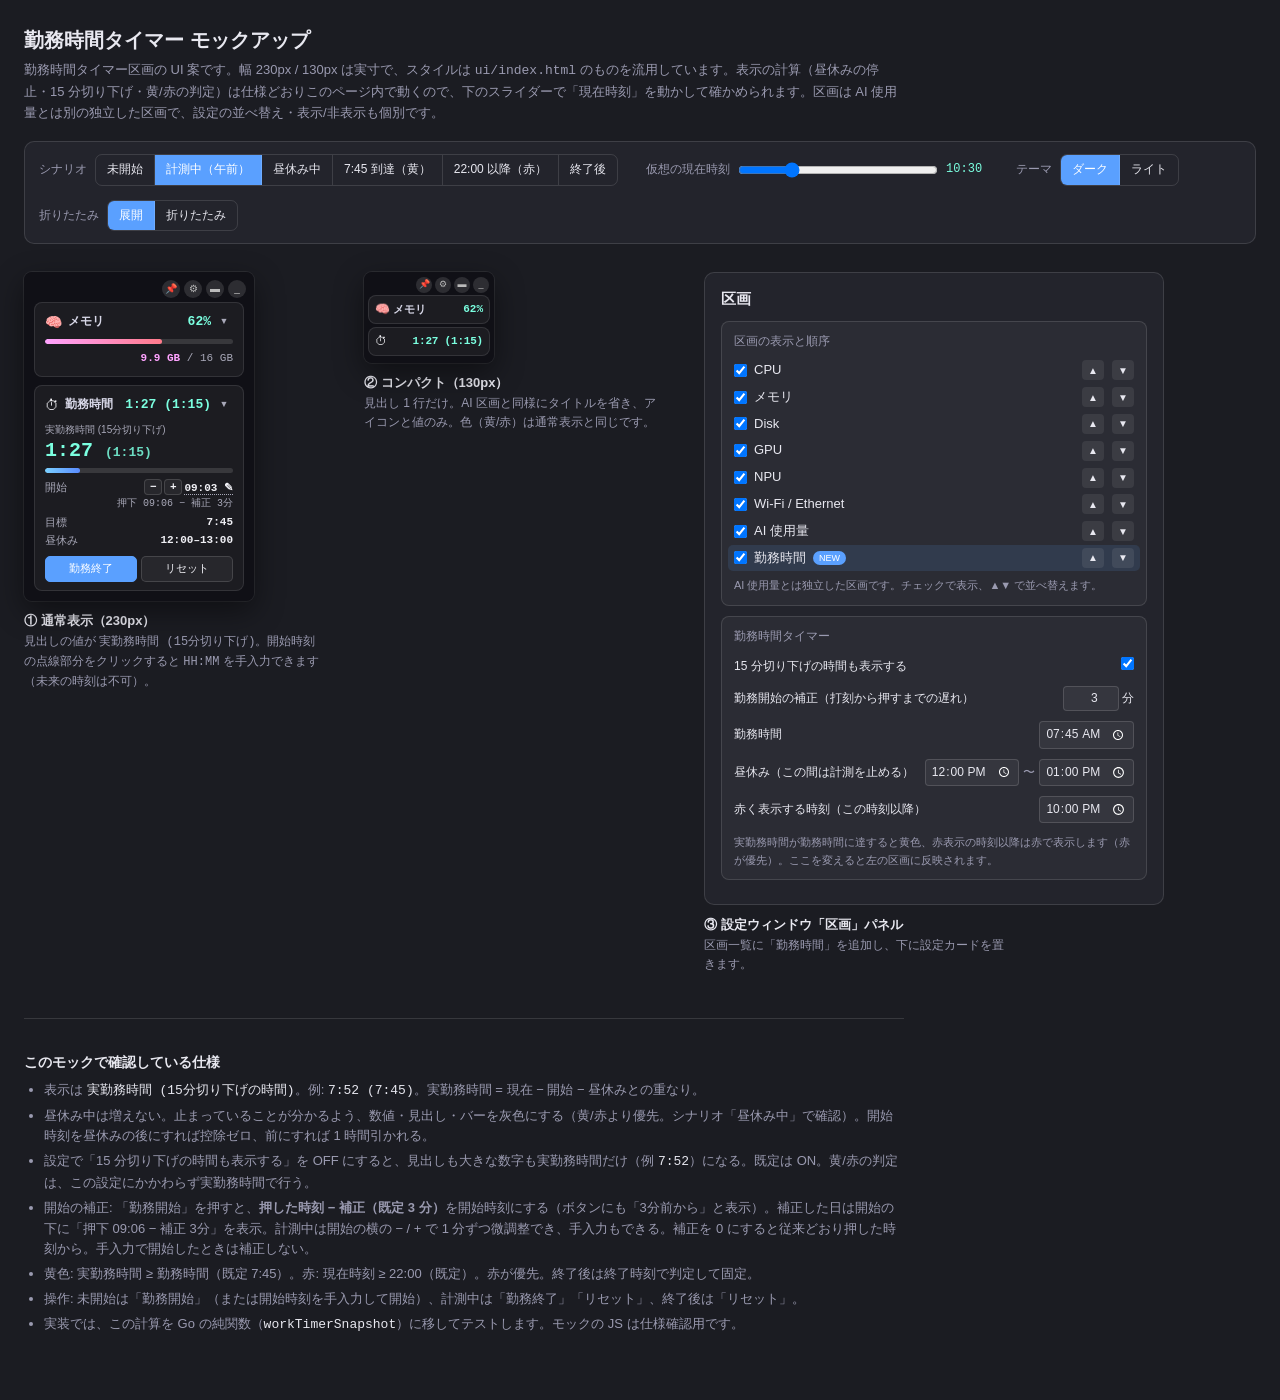
<file: docs/mockup-work-timer.html>
<!DOCTYPE html>
<html lang="ja">
<head>
<meta charset="UTF-8">
<meta name="viewport" content="width=device-width, initial-scale=1.0">
<title>勤務時間タイマー モックアップ</title>
<style>
/* ===== このページ自体の見た目 ===== */
:root { --page-bg:#1b1c22; --page-fg:#e8e8f0; --page-muted:#9a9ab0; --page-line:rgba(255,255,255,.12); --page-card:#23242c; }
* { margin:0; padding:0; box-sizing:border-box; }
body { background:var(--page-bg); color:var(--page-fg); font-family:'Segoe UI','Yu Gothic UI',sans-serif; font-size:14px; line-height:1.6; padding:24px 24px 64px; }
h1 { font-size:20px; font-weight:600; margin-bottom:4px; }
.lead { color:var(--page-muted); font-size:13px; max-width:880px; }
.toolbar { display:flex; flex-wrap:wrap; gap:14px 28px; margin:18px 0 28px; padding:12px 14px; background:var(--page-card); border:1px solid var(--page-line); border-radius:10px; align-items:center; }
.ctl { display:flex; align-items:center; gap:8px; }
.ctl > span { font-size:12px; color:var(--page-muted); }
.ctl input[type=range] { width:200px; }
.ctl .clk { font-family:Consolas,monospace; color:#7bffe0; min-width:42px; }
.seg { display:inline-flex; border:1px solid var(--page-line); border-radius:7px; overflow:hidden; }
.seg button { background:transparent; color:var(--page-fg); border:0; padding:5px 11px; font:inherit; font-size:12px; cursor:pointer; border-right:1px solid var(--page-line); }
.seg button:last-child { border-right:0; }
.seg button:hover { background:rgba(255,255,255,.08); }
.seg button.on { background:#5aa0ff; color:#fff; }
.stage { display:flex; flex-wrap:wrap; gap:36px 40px; align-items:flex-start; }
figure { display:flex; flex-direction:column; gap:10px; }
figcaption { font-size:12px; color:var(--page-muted); max-width:300px; }
figcaption b { color:var(--page-fg); font-weight:600; display:block; font-size:13px; }
.notes { margin-top:44px; max-width:880px; border-top:1px solid var(--page-line); padding-top:18px; color:var(--page-muted); font-size:13px; }
.notes h2 { font-size:14px; color:var(--page-fg); margin:14px 0 6px; }
.notes ul { padding-left:20px; }
.notes li { margin-bottom:4px; }
.notes code { font-family:Consolas,monospace; color:var(--page-fg); }

/* ===== ここから widget-go (ui/index.html) の見た目を流用 ===== */
.win {
  --container-bg: rgba(16,16,22,0.97); --text-color:#f0f0f5; --muted-color:#a8a8b8;
  --section-bg: rgba(255,255,255,0.05); --section-border: rgba(255,255,255,0.10);
  --section-title:#d8d8e8; --section-value:#7bffe0; --bar-track: rgba(255,255,255,0.12);
  --btn-bg: rgba(255,255,255,0.12); --btn-bg-hover: rgba(255,255,255,0.22); --btn-color:#bbb;
  --input-bg: rgba(255,255,255,0.05); --input-border: rgba(255,255,255,0.14);
  --memory-used-color:#ffa3ff;
  /* 追加: 勤務時間用 */
  --work-fill:linear-gradient(90deg,#7bd0ff,#5a8cff); --work-over:#facc15; --work-late:#ef6a6a;
  width:230px; background:var(--container-bg); color:var(--text-color); padding:30px 10px 10px; position:relative;
  font-family:'Segoe UI','Yu Gothic UI',sans-serif; font-size:13px; user-select:none; border-radius:8px;
  box-shadow:0 10px 30px rgba(0,0,0,.45), 0 0 0 1px rgba(255,255,255,.08); }
.win.light {
  --container-bg: rgba(245,246,252,0.96); --text-color:#24263a; --muted-color:#606078;
  --section-bg: rgba(0,0,0,0.04); --section-border: rgba(0,0,0,0.1); --section-title:#3b3b5a; --section-value:#0a7f68;
  --bar-track: rgba(0,0,0,0.1); --btn-bg: rgba(0,0,0,0.08); --btn-bg-hover: rgba(0,0,0,0.16); --btn-color:#444;
  --input-bg: rgba(0,0,0,0.04); --input-border: rgba(0,0,0,0.15); --memory-used-color:#e85ad0;
  --work-over:#d9a400; --work-late:#d33; }
.win.compact { width:130px; padding:23px 4px 4px; }
.top-btns { position:absolute; top:8px; right:8px; display:flex; gap:4px; z-index:5; }
.top-btn { width:18px; height:18px; border-radius:50%; border:none; display:flex; align-items:center; justify-content:center; font-size:10px; background:var(--btn-bg); color:var(--btn-color); line-height:1; }
.compact .top-btns { top:5px; right:5px; gap:3px; }
.compact .top-btn { width:16px; height:16px; font-size:9px; }
.section { background:var(--section-bg); border-radius:8px; padding:8px 10px; margin-bottom:8px; border:1px solid var(--section-border); }
.section:last-child { margin-bottom:0; }
.compact .section { padding:4px 6px; margin-bottom:3px; }
.section-header { display:flex; align-items:center; margin-bottom:6px; }
.compact .section-header { margin-bottom:0; }
.section-icon { font-size:14px; margin-right:6px; }
.compact .section-icon { font-size:12px; margin-right:3px; }
.section-title { font-size:12px; font-weight:600; flex-grow:1; min-width:0; overflow:hidden; text-overflow:ellipsis; white-space:nowrap; color:var(--section-title); }
.compact .section-title { font-size:11px; }
.section-value { color:var(--section-value); font-size:13px; font-weight:700; font-family:Consolas,monospace; flex-shrink:0; margin-left:auto; white-space:nowrap; }
.compact .section-value { font-size:11px; }
.progress-bar { position:relative; height:5px; background:var(--bar-track); border-radius:3px; overflow:hidden; margin-bottom:6px; }
.progress-fill { height:100%; border-radius:3px; }
.memory-fill { background:linear-gradient(90deg,#ffa3ff,#ff7a8a); }
.memory-details { text-align:right; font-size:11px; color:var(--muted-color); font-family:Consolas,monospace; }
.memory-details .used { color:var(--memory-used-color); font-weight:600; }
.compact .mem-progress, .compact .memory-details { display:none; }
.chev { margin-left:4px; width:18px; height:18px; flex:none; border:0; border-radius:50%; background:transparent; color:var(--muted-color); font-size:9px; line-height:1; display:flex; align-items:center; justify-content:center; cursor:pointer; padding:0; }
.chev:hover { background:var(--btn-bg-hover); }
.section.collapsed > .section-header { margin-bottom:0; }
.section.collapsed > .section-header .chev { transform:rotate(-90deg); }
.section.collapsed > .sec-body { display:none; }
.compact .chev { display:none; }
.wifi-row { display:flex; justify-content:space-between; align-items:center; gap:6px; }
.wifi-label { color:var(--muted-color); font-size:11px; white-space:nowrap; }
.wifi-value { color:var(--text-color); font-size:11px; font-weight:600; font-family:Consolas,monospace; white-space:nowrap; }

/* ===== 新規: 勤務時間セクション ===== */
.work-section .section-value.over, .work-section .wk-big.over { color:var(--work-over); }
.work-section .section-value.late, .work-section .wk-big.late { color:var(--work-late); }
.work-section .section-value.idle, .work-section .wk-big.idle,
.work-section .section-value.paused, .work-section .wk-big.paused { color:var(--muted-color); }
.work-fill { background:var(--work-fill); }
.work-fill.over { background:var(--work-over); }
.work-fill.late { background:var(--work-late); }
.work-fill.paused { background:var(--muted-color); opacity:.6; }
.wk-cap { font-size:10px; color:var(--muted-color); margin-bottom:1px; }
.wk-big { font-family:Consolas,monospace; font-weight:700; font-size:20px; line-height:1.2; color:var(--section-value); margin-bottom:5px; white-space:nowrap; }
.wk-big small { font-size:13px; font-weight:600; opacity:.85; }
.wk-start { cursor:pointer; border-bottom:1px dotted var(--muted-color); }
.wk-start:hover { color:#5aa0ff; }
.wk-time { width:70px; background:var(--input-bg); border:1px solid var(--input-border); border-radius:4px; color:var(--text-color); font:inherit; font-size:11px; padding:0 3px; color-scheme:dark; }
.win.light .wk-time { color-scheme:light; }
.wk-nudge { border:1px solid var(--input-border); background:var(--input-bg); color:var(--text-color); border-radius:4px; width:18px; height:16px; font:inherit; font-size:11px; line-height:1; padding:0; margin-right:2px; cursor:pointer; vertical-align:1px; }
.wk-nudge:hover { background:var(--btn-bg-hover); }
.wk-note { font-size:10px; color:var(--muted-color); text-align:right; margin:-1px 0 2px; font-family:Consolas,monospace; }
.wk-err { font-size:10px; color:var(--work-late); margin-top:2px; }
.wk-chip { display:flex; align-items:center; gap:5px; font-size:10px; line-height:1.3; padding:3px 6px; border-radius:5px; margin:5px 0 0; background:rgba(90,160,255,.16); color:#9cc6ff; }
.win.light .wk-chip { background:rgba(30,100,220,.12); color:#1d5fc2; }
.wk-btns { display:flex; gap:4px; margin-top:7px; }
.wk-btn { flex:1; border:1px solid var(--input-border); border-radius:5px; background:var(--input-bg); color:var(--text-color); font:inherit; font-size:11px; padding:3px 0; cursor:pointer; }
.wk-btn:hover { background:var(--btn-bg-hover); }
.wk-btn.primary { background:#5aa0ff; border-color:#5aa0ff; color:#fff; }
.wk-btn.primary:hover { background:#4a90ef; }
/* コンパクト(130px)は見出し 1 行だけ。タイトルは出さず、アイコン + 値 */
.compact .work-section .sec-body { display:none; }
.compact .work-section .section-title { display:none; }
.compact .work-section .section-value { font-size:11px; letter-spacing:-.2px; }

/* ===== 設定ウィンドウ（ui/settings.html の「区画」パネル相当） ===== */
.setwin { width:460px; background:#23242c; border:1px solid var(--page-line); border-radius:10px; padding:14px 16px; color:var(--page-fg); font-size:13px; }
.setwin h2 { font-size:15px; font-weight:600; margin-bottom:10px; }
.card { background:rgba(255,255,255,.04); border:1px solid var(--page-line); border-radius:8px; padding:10px 12px; margin-bottom:10px; }
.card .label { display:block; font-size:12px; color:var(--page-muted); margin-bottom:6px; }
.hint { font-size:11px; color:var(--page-muted); margin-top:6px; }
.orow { display:flex; align-items:center; gap:8px; padding:3px 0; }
.orow label { flex:1; display:flex; align-items:center; gap:7px; }
.orow button { background:rgba(255,255,255,.08); color:var(--page-fg); border:0; border-radius:4px; width:22px; height:20px; font-size:10px; }
.orow.new { background:rgba(90,160,255,.12); border-radius:5px; margin:0 -6px; padding:3px 6px; }
.orow .tag { font-size:9px; background:#5aa0ff; color:#fff; border-radius:7px; padding:0 6px; }
.field { display:flex; align-items:center; justify-content:space-between; gap:10px; padding:5px 0; font-size:12px; }
.field input[type=time] { background:rgba(255,255,255,.05); border:1px solid rgba(255,255,255,.14); border-radius:4px; color:var(--page-fg); font:inherit; padding:2px 5px; color-scheme:dark; }
.field .sep { color:var(--page-muted); margin:0 4px; }
</style>
</head>
<body>

<h1>勤務時間タイマー モックアップ</h1>
<p class="lead">勤務時間タイマー区画の UI 案です。幅 230px / 130px は実寸で、スタイルは <code>ui/index.html</code> のものを流用しています。表示の計算（昼休みの停止・15 分切り下げ・黄/赤の判定）は仕様どおりこのページ内で動くので、下のスライダーで「現在時刻」を動かして確かめられます。区画は AI 使用量とは別の独立した区画で、設定の並べ替え・表示/非表示も個別です。</p>

<div class="toolbar">
  <div class="ctl"><span>シナリオ</span><div class="seg" id="ctl-preset">
    <button data-p="idle">未開始</button>
    <button data-p="morning" class="on">計測中（午前）</button>
    <button data-p="lunch">昼休み中</button>
    <button data-p="over">7:45 到達（黄）</button>
    <button data-p="late">22:00 以降（赤）</button>
    <button data-p="end">終了後</button></div></div>
  <div class="ctl"><span>仮想の現在時刻</span><input type="range" id="nowRange" min="360" max="1439" step="1"><span class="clk" id="nowClk"></span></div>
  <div class="ctl"><span>テーマ</span><div class="seg" id="ctl-theme">
    <button data-v="dark" class="on">ダーク</button><button data-v="light">ライト</button></div></div>
  <div class="ctl"><span>折りたたみ</span><div class="seg" id="ctl-col">
    <button data-v="expand" class="on">展開</button><button data-v="collapse">折りたたみ</button></div></div>
</div>

<div class="stage">
  <figure>
    <div id="full"></div>
    <figcaption><b>① 通常表示（230px）</b>見出しの値が <code>実勤務時間 (15分切り下げ)</code>。開始時刻の点線部分をクリックすると <code>HH:MM</code> を手入力できます（未来の時刻は不可）。</figcaption>
  </figure>
  <figure>
    <div id="compact"></div>
    <figcaption><b>② コンパクト（130px）</b>見出し 1 行だけ。AI 区画と同様にタイトルを省き、アイコンと値のみ。色（黄/赤）は通常表示と同じです。</figcaption>
  </figure>
  <figure>
    <div class="setwin">
      <h2>区画</h2>
      <div class="card">
        <span class="label">区画の表示と順序</span>
        <div class="orow"><label><input type="checkbox" checked> CPU</label><button>▲</button><button>▼</button></div>
        <div class="orow"><label><input type="checkbox" checked> メモリ</label><button>▲</button><button>▼</button></div>
        <div class="orow"><label><input type="checkbox" checked> Disk</label><button>▲</button><button>▼</button></div>
        <div class="orow"><label><input type="checkbox" checked> GPU</label><button>▲</button><button>▼</button></div>
        <div class="orow"><label><input type="checkbox" checked> NPU</label><button>▲</button><button>▼</button></div>
        <div class="orow"><label><input type="checkbox" checked> Wi-Fi / Ethernet</label><button>▲</button><button>▼</button></div>
        <div class="orow"><label><input type="checkbox" checked> AI 使用量</label><button>▲</button><button>▼</button></div>
        <div class="orow new"><label><input type="checkbox" checked> 勤務時間 <span class="tag">NEW</span></label><button>▲</button><button>▼</button></div>
        <p class="hint">AI 使用量とは独立した区画です。チェックで表示、▲▼ で並べ替えます。</p>
      </div>
      <div class="card">
        <span class="label">勤務時間タイマー</span>
        <div class="field"><span>15 分切り下げの時間も表示する</span><span><input type="checkbox" id="setFloor" checked></span></div>
        <div class="field"><span>勤務開始の補正（打刻から押すまでの遅れ）</span><span><input type="number" id="setLag" min="0" max="60" step="1" value="3" style="width:56px;text-align:right;background:rgba(255,255,255,.05);border:1px solid rgba(255,255,255,.14);border-radius:4px;color:var(--page-fg);font:inherit;padding:2px 5px"> 分</span></div>
        <div class="field"><span>勤務時間</span><span><input type="time" id="setTarget" value="07:45"></span></div>
        <div class="field"><span>昼休み（この間は計測を止める）</span><span><input type="time" id="setLs" value="12:00"><span class="sep">〜</span><input type="time" id="setLe" value="13:00"></span></div>
        <div class="field"><span>赤く表示する時刻（この時刻以降）</span><span><input type="time" id="setRed" value="22:00"></span></div>
        <p class="hint">実勤務時間が勤務時間に達すると黄色、赤表示の時刻以降は赤で表示します（赤が優先）。ここを変えると左の区画に反映されます。</p>
      </div>
    </div>
    <figcaption><b>③ 設定ウィンドウ「区画」パネル</b>区画一覧に「勤務時間」を追加し、下に設定カードを置きます。</figcaption>
  </figure>
</div>

<div class="notes">
  <h2>このモックで確認している仕様</h2>
  <ul>
    <li>表示は <code>実勤務時間 (15分切り下げの時間)</code>。例: <code>7:52 (7:45)</code>。実勤務時間 = 現在 − 開始 − 昼休みとの重なり。</li>
    <li>昼休み中は増えない。止まっていることが分かるよう、数値・見出し・バーを灰色にする（黄/赤より優先。シナリオ「昼休み中」で確認）。開始時刻を昼休みの後にすれば控除ゼロ、前にすれば 1 時間引かれる。</li>
    <li>設定で「15 分切り下げの時間も表示する」を OFF にすると、見出しも大きな数字も実勤務時間だけ（例 <code>7:52</code>）になる。既定は ON。黄/赤の判定は、この設定にかかわらず実勤務時間で行う。</li>
    <li>開始の補正: 「勤務開始」を押すと、<b>押した時刻 − 補正（既定 3 分）</b>を開始時刻にする（ボタンにも「3分前から」と表示）。補正した日は開始の下に「押下 09:06 − 補正 3分」を表示。計測中は開始の横の − / + で 1 分ずつ微調整でき、手入力もできる。補正を 0 にすると従来どおり押した時刻から。手入力で開始したときは補正しない。</li>
    <li>黄色: 実勤務時間 ≥ 勤務時間（既定 7:45）。赤: 現在時刻 ≥ 22:00（既定）。赤が優先。終了後は終了時刻で判定して固定。</li>
    <li>操作: 未開始は「勤務開始」（または開始時刻を手入力して開始）、計測中は「勤務終了」「リセット」、終了後は「リセット」。</li>
    <li>実装では、この計算を Go の純関数（<code>workTimerSnapshot</code>）に移してテストします。モックの JS は仕様確認用です。</li>
  </ul>
</div>

<script>
const S = { mode:'run', start:9*60+3, pressed:9*60+6, pressed:9*60+6, end:null, now:10*60+30, target:465, ls:720, le:780, red:1320, showFloor:true, lag:3, collapsed:false, editing:false, err:'' };
const $ = id => document.getElementById(id);
const fmt = m => Math.floor(m/60) + ':' + String(m%60).padStart(2,'0');
const hhmm = m => String(Math.floor(m/60)).padStart(2,'0') + ':' + String(m%60).padStart(2,'0');
const parse = s => { const [h,m] = s.split(':').map(Number); return h*60+m; };

function calc() {
  if (S.mode === 'idle' || S.start == null) return null;
  const ref = S.mode === 'end' ? S.end : S.now;
  const overlap = Math.max(0, Math.min(ref, S.le) - Math.max(S.start, S.ls));
  const worked = Math.max(0, ref - S.start - overlap);
  const level = ref >= S.red ? 'late' : worked >= S.target ? 'over' : '';
  const paused = S.mode === 'run' && S.now >= S.ls && S.now < S.le && S.start <= S.now;
  return { worked, floored: Math.floor(worked/15)*15, level, paused };
}

function sectionHTML() {
  const c = calc();
  const val = !c ? (S.showFloor ? '-:-- (-:--)' : '-:--') : S.showFloor ? `${fmt(c.worked)} (${fmt(c.floored)})` : fmt(c.worked);
  const cls = !c ? 'idle' : c.paused ? 'paused' : c.level;  // 昼休み中は黄/赤より優先して灰色
  const pct = c ? Math.min(100, c.worked / S.target * 100) : 0;
  const startTxt = S.editing
    ? `<input class="wk-time" type="time" data-act="startinput" value="${S.start != null ? hhmm(S.start) : hhmm(S.now)}">`
    : `<span class="wk-start" data-act="startedit" title="クリックして開始時刻を手入力">${S.start != null ? hhmm(S.start) : '--:--'} ✎</span>`;
  const nudge = '<button class="wk-nudge" data-act="nm" title="開始を 1 分早める">−</button><button class="wk-nudge" data-act="np" title="開始を 1 分遅らせる">+</button>';
  const note = (S.pressed != null && S.mode !== 'idle' && S.start != null && S.pressed !== S.start && !S.editing)
    ? `<div class="wk-note">押下 ${hhmm(S.pressed)} ${S.start < S.pressed ? '−' : '+'} 補正 ${Math.abs(S.pressed - S.start)}分</div>` : '';
  let btns;
  if (S.mode === 'idle') btns = `<button class="wk-btn primary" data-act="start">勤務開始${S.lag > 0 ? `（${S.lag}分前から）` : ''}</button>`;
  else if (S.mode === 'run') btns = '<button class="wk-btn primary" data-act="stop">勤務終了</button><button class="wk-btn" data-act="reset">リセット</button>';
  else btns = '<button class="wk-btn" data-act="reset">リセット</button>';
  let chip = '';
  if (c && c.paused) chip = `<div class="wk-chip">🍴 昼休み中（${hhmm(S.le)} まで停止）</div>`;
  if (S.mode === 'end') chip = `<div class="wk-chip">⏹ 終了 ${hhmm(S.end)}</div>`;
  return `<div class="section work-section${S.collapsed ? ' collapsed' : ''}">
    <div class="section-header"><span class="section-icon">⏱</span><span class="section-title">勤務時間</span><span class="section-value ${cls}">${val}</span><button class="chev" data-act="chev" title="${S.collapsed ? '展開' : '折りたたむ'}">▼</button></div>
    <div class="sec-body">
      <div class="wk-cap">${S.showFloor ? '実勤務時間 (15分切り下げ)' : '実勤務時間'}</div>
      <div class="wk-big ${cls}">${c ? fmt(c.worked) : '-:--'}${S.showFloor ? ` <small>(${c ? fmt(c.floored) : '-:--'})</small>` : ''}</div>
      <div class="progress-bar"><div class="progress-fill work-fill ${cls}" style="width:${pct}%"></div></div>
      <div class="wifi-row"><span class="wifi-label">開始</span><span class="wifi-value">${S.mode === 'run' && !S.editing ? nudge : ''}${startTxt}</span></div>
      ${note}
      ${S.err ? `<div class="wk-err">${S.err}</div>` : ''}
      <div class="wifi-row"><span class="wifi-label">目標</span><span class="wifi-value">${fmt(S.target)}</span></div>
      <div class="wifi-row"><span class="wifi-label">昼休み</span><span class="wifi-value">${hhmm(S.ls)}–${hhmm(S.le)}</span></div>
      ${chip}
      <div class="wk-btns">${btns}</div>
    </div>
  </div>`;
}
const memoryHTML = `<div class="section"><div class="section-header"><span class="section-icon">🧠</span><span class="section-title">メモリ</span><span class="section-value">62%</span><button class="chev">▼</button></div>
  <div class="progress-bar mem-progress"><div class="progress-fill memory-fill" style="width:62%"></div></div>
  <div class="memory-details"><span class="used">9.9 GB</span> / 16 GB</div></div>`;
const btnsHTML = '<div class="top-btns"><button class="top-btn">📌</button><button class="top-btn">⚙</button><button class="top-btn">▬</button><button class="top-btn">_</button></div>';

function render() {
  const theme = document.querySelector('#ctl-theme .on').dataset.v;
  $('nowRange').value = S.now; $('nowClk').textContent = hhmm(S.now);
  const body = memoryHTML + sectionHTML();
  $('full').innerHTML = `<div class="win ${theme === 'light' ? 'light' : ''}">${btnsHTML}${body}</div>`;
  $('compact').innerHTML = `<div class="win compact ${theme === 'light' ? 'light' : ''}">${btnsHTML}${body}</div>`;
}

document.addEventListener('click', e => {
  const t = e.target.closest('[data-act]'); if (!t) return;
  const a = t.dataset.act;
  if (a === 'start') { S.mode = 'run'; S.pressed = S.now; S.start = Math.max(0, S.now - S.lag); S.end = null; }
  else if (a === 'nm') S.start = Math.max(0, S.start - 1);
  else if (a === 'np') S.start = Math.min(S.now, S.start + 1);
  else if (a === 'stop') { S.mode = 'end'; S.end = S.now; }
  else if (a === 'reset') { S.mode = 'idle'; S.start = S.end = S.pressed = null; S.editing = false; S.err = ''; }
  else if (a === 'chev') S.collapsed = !S.collapsed;
  else if (a === 'startedit') { S.editing = true; S.err = ''; }
  render();
  const inp = document.querySelector('#full .wk-time'); if (inp) inp.focus();
});
document.addEventListener('change', e => {
  const t = e.target;
  if (t.dataset && t.dataset.act === 'startinput' && t.value) {
    const m = parse(t.value);
    if (m > S.now) { S.err = '未来の時刻は設定できません'; }
    else { S.err = ''; S.start = m; S.pressed = null; S.editing = false; if (S.mode === 'idle') { S.mode = 'run'; } }
    render();
  }
});
document.addEventListener('keydown', e => { if (e.key === 'Escape' && S.editing) { S.editing = false; S.err = ''; render(); } });
$('nowRange').addEventListener('input', e => { S.now = +e.target.value; render(); });
$('setLag').addEventListener('change', e => { S.lag = Math.min(60, Math.max(0, Math.round(+e.target.value) || 0)); e.target.value = S.lag; render(); });
$('setFloor').addEventListener('change', e => { S.showFloor = e.target.checked; render(); });
[['setTarget','target'],['setLs','ls'],['setLe','le'],['setRed','red']].forEach(([id,k]) => $(id).addEventListener('change', e => { if (e.target.value) { S[k] = parse(e.target.value); render(); } }));

const PRESETS = {
  idle:   () => Object.assign(S, { mode:'idle', start:null, pressed:null, end:null, now:8*60+50 }),
  morning:() => Object.assign(S, { mode:'run', start:9*60+3, pressed:9*60+6, end:null, now:10*60+30 }),
  lunch:  () => Object.assign(S, { mode:'run', start:9*60+3, pressed:9*60+6, end:null, now:12*60+30 }),
  over:   () => Object.assign(S, { mode:'run', start:9*60+3, pressed:9*60+6, end:null, now:17*60+55 }),
  late:   () => Object.assign(S, { mode:'run', start:9*60+3, pressed:9*60+6, end:null, now:22*60+10 }),
  end:    () => Object.assign(S, { mode:'end', start:9*60+3, pressed:9*60+6, end:18*60+5, now:18*60+5 }),
};
document.querySelectorAll('#ctl-preset button').forEach(b => b.addEventListener('click', () => {
  document.querySelectorAll('#ctl-preset button').forEach(x => x.classList.toggle('on', x === b));
  PRESETS[b.dataset.p](); S.editing = false; S.err = ''; render();
}));
document.querySelectorAll('#ctl-theme button').forEach(b => b.addEventListener('click', () => {
  document.querySelectorAll('#ctl-theme button').forEach(x => x.classList.toggle('on', x === b)); render();
}));
document.querySelectorAll('#ctl-col button').forEach(b => b.addEventListener('click', () => {
  document.querySelectorAll('#ctl-col button').forEach(x => x.classList.toggle('on', x === b));
  S.collapsed = b.dataset.v === 'collapse'; render();
}));
render();
</script>
</body>
</html>
</file>
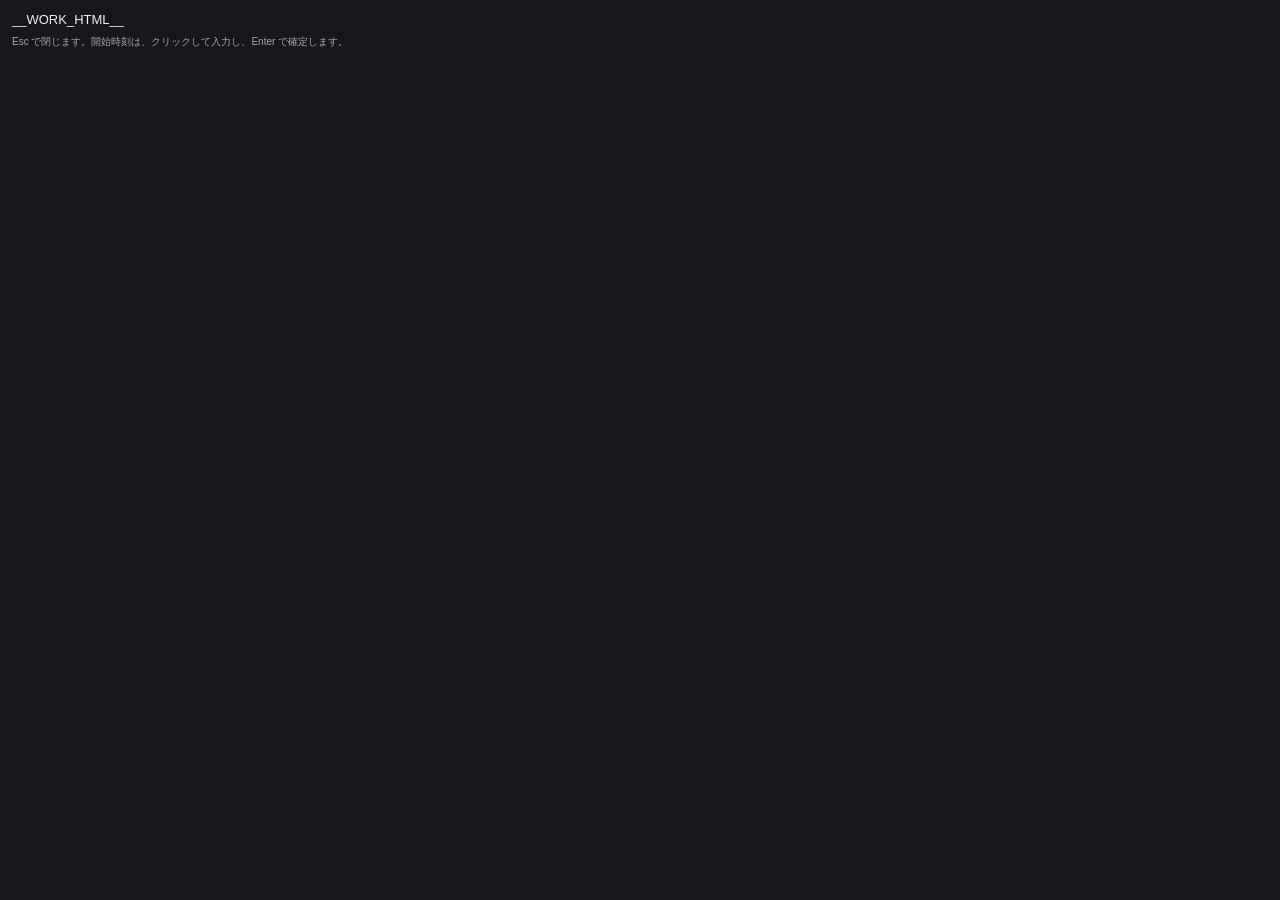
<file: ui/worktimer.html>
<!DOCTYPE html>
<html lang="ja">
<head>
    <meta charset="UTF-8">
    <meta name="viewport" content="width=device-width, initial-scale=1.0">
    <title>勤務時間 - システムモニター</title>
    <style>
        /* コンパクト表示から開く、勤務時間の入力ウィンドウ。区画の CSS・マークアップ・JS は、本体（ui/index.html）と
           同じ断片（ui/work/）を差し込む。ここに書くのは、本体の :root と区画の外枠にあたる最小限の部分だけ。
           スキンは反映しない（設定ウィンドウと同じ）。 */
        :root {
            --container-bg: rgb(22,22,28);
            --text-color: #f0f0f5;
            --muted-color: #a8a8b8;
            --section-bg: rgba(255,255,255,0.05);
            --section-border: rgba(255,255,255,0.10);
            --section-title: #d8d8e8;
            --section-value: #7bffe0;
            --bar-track: rgba(255,255,255,0.12);
            --btn-bg-hover: rgba(255,255,255,0.22);
            --input-bg: rgba(255,255,255,0.05);
            --input-border: rgba(255,255,255,0.14);
            --work-fill-bg: linear-gradient(90deg,#7bd0ff,#5a8cff);
            --work-over: #facc15;
            --work-late: #ef6a6a;
        }
        body.theme-light {
            --container-bg: rgb(245,246,252);
            --text-color: #24263a;
            --muted-color: #606078;
            --section-bg: rgba(0,0,0,0.04);
            --section-border: rgba(0,0,0,0.1);
            --section-title: #3b3b5a;
            --section-value: #0a7f68;
            --bar-track: rgba(0,0,0,0.1);
            --btn-bg-hover: rgba(0,0,0,0.16);
            --input-bg: rgba(0,0,0,0.04);
            --input-border: rgba(0,0,0,0.15);
            --work-over: #d9a400;
            --work-late: #d33;
        }
        * { margin: 0; padding: 0; box-sizing: border-box; }
        html, body { height: 100%; }
        body { font-family: 'Segoe UI', 'Yu Gothic UI', sans-serif; background: var(--container-bg); color: var(--text-color); font-size: 13px; user-select: none; padding: 12px; overflow: hidden; }
        .section { background: var(--section-bg); border-radius: 8px; padding: 10px 12px; border: 1px solid var(--section-border); }
        .section-header { display: flex; align-items: center; margin-bottom: 8px; }
        .section-icon { font-size: 14px; margin-right: 6px; }
        .section-title { font-size: 12px; font-weight: 600; flex-grow: 1; min-width: 0; overflow: hidden; text-overflow: ellipsis; white-space: nowrap; color: var(--section-title); }
        .section-value { color: var(--section-value); font-size: 13px; font-weight: 700; font-family: 'Consolas', monospace; flex-shrink: 0; margin-left: auto; }
        .progress-bar { position: relative; height: 5px; background: var(--bar-track); border-radius: 3px; overflow: hidden; margin-bottom: 6px; }
        .progress-fill { height: 100%; border-radius: 3px; transition: width 0.3s ease; }
        .wifi-row { display: flex; justify-content: space-between; align-items: center; gap: 6px; }
        .wifi-label { color: var(--muted-color); font-size: 11px; white-space: nowrap; }
        .wifi-value { color: var(--text-color); font-size: 11px; font-weight: 600; font-family: 'Consolas', monospace; white-space: nowrap; }
        /* ここでは折りたたまない */
        .chev { display: none; }
        .hint { margin-top: 8px; font-size: 10px; color: var(--muted-color); }
        __WORK_CSS__
    </style>
</head>
<body>
    <div id="wrap">
        __WORK_HTML__
        <p class="hint">Esc で閉じます。開始時刻は、クリックして入力し、Enter で確定します。</p>
    </div>
    <script nonce="__WIDGET_TOKEN__">
        // 全 /api 呼び出しに付与する CSRF トークン（Go 側が起動毎に生成し埋め込む）。
        const WIDGET_TOKEN = '__WIDGET_TOKEN__';
        function apiFetch(url, opts){
            opts = opts || {};
            opts.headers = Object.assign({}, opts.headers, { 'X-Widget-Token': WIDGET_TOKEN });
            return fetch(url, opts);
        }
        // ウィンドウの高さは、内容に合わせる（余白を残さない）。行（補正の注記・チップ・エラー・入力欄）が増減したら、
        // 内容の高さ（CSS px。body の上下の余白 12px ずつを含む）を Go 側へ送って、ウィンドウを合わせる。
        let lastFit = 0;
        function fitWindow(){
            const h = Math.ceil(document.getElementById('wrap').getBoundingClientRect().height) + 24;
            if (h === lastFit) return Promise.resolve();
            lastFit = h;
            return apiFetch('/api/resizeworktimer?h=' + h).catch(function(){});
        }
        const workHooks = { heightChanged: function(){ setTimeout(fitWindow, 30); } };
        __WORK_JS__

        // ---------- テーマ（設定ウィンドウと同じ。"system" は OS の設定に追従）----------
        let theme = 'system';
        const systemThemeMql = window.matchMedia('(prefers-color-scheme: light)');
        function applyTheme(){
            const effective = theme === 'system' ? (systemThemeMql.matches ? 'light' : 'dark') : theme;
            document.body.classList.toggle('theme-light', effective === 'light');
        }
        systemThemeMql.addEventListener('change', applyTheme);

        // 設定ウィンドウでテーマが変わったとき（Go 側が window.__settingsChanged を呼ぶ）にも取り直す
        async function loadTheme(){
            try {
                const s = await (await apiFetch('/api/settings')).json();
                if (s.theme) theme = s.theme;
            } catch (e) {}
            applyTheme();
        }
        window.__settingsChanged = loadTheme;

        // ---------- 起動 ----------
        // 最初の描画（テーマと勤務時間）が済んだら、Go 側へ知らせて、非表示で作ったウィンドウを見せる。
        (async function(){
            await loadTheme();
            try {
                const d = await (await apiFetch('/api/system')).json();
                applyWorkTimer(d.WorkTimer);
            } catch (e) {}
            await fitWindow();   // 見せる前に、内容の高さに合わせる
            apiFetch('/api/worktimerready').catch(function(){});
        })();
        // 本体や設定ウィンドウでの変更（時刻・設定・昼休みの切替）にも追従する
        setInterval(function(){ window.__workChanged(); }, 2000);
        // 入力欄の Escape は編集の取り消し（伝播を止めている）。それ以外の Escape でウィンドウを閉じる。
        document.addEventListener('keydown', function(e){
            if (e.key === 'Escape') apiFetch('/api/closeworktimer').catch(function(){});
        });
    </script>
</body>
</html>
</file>
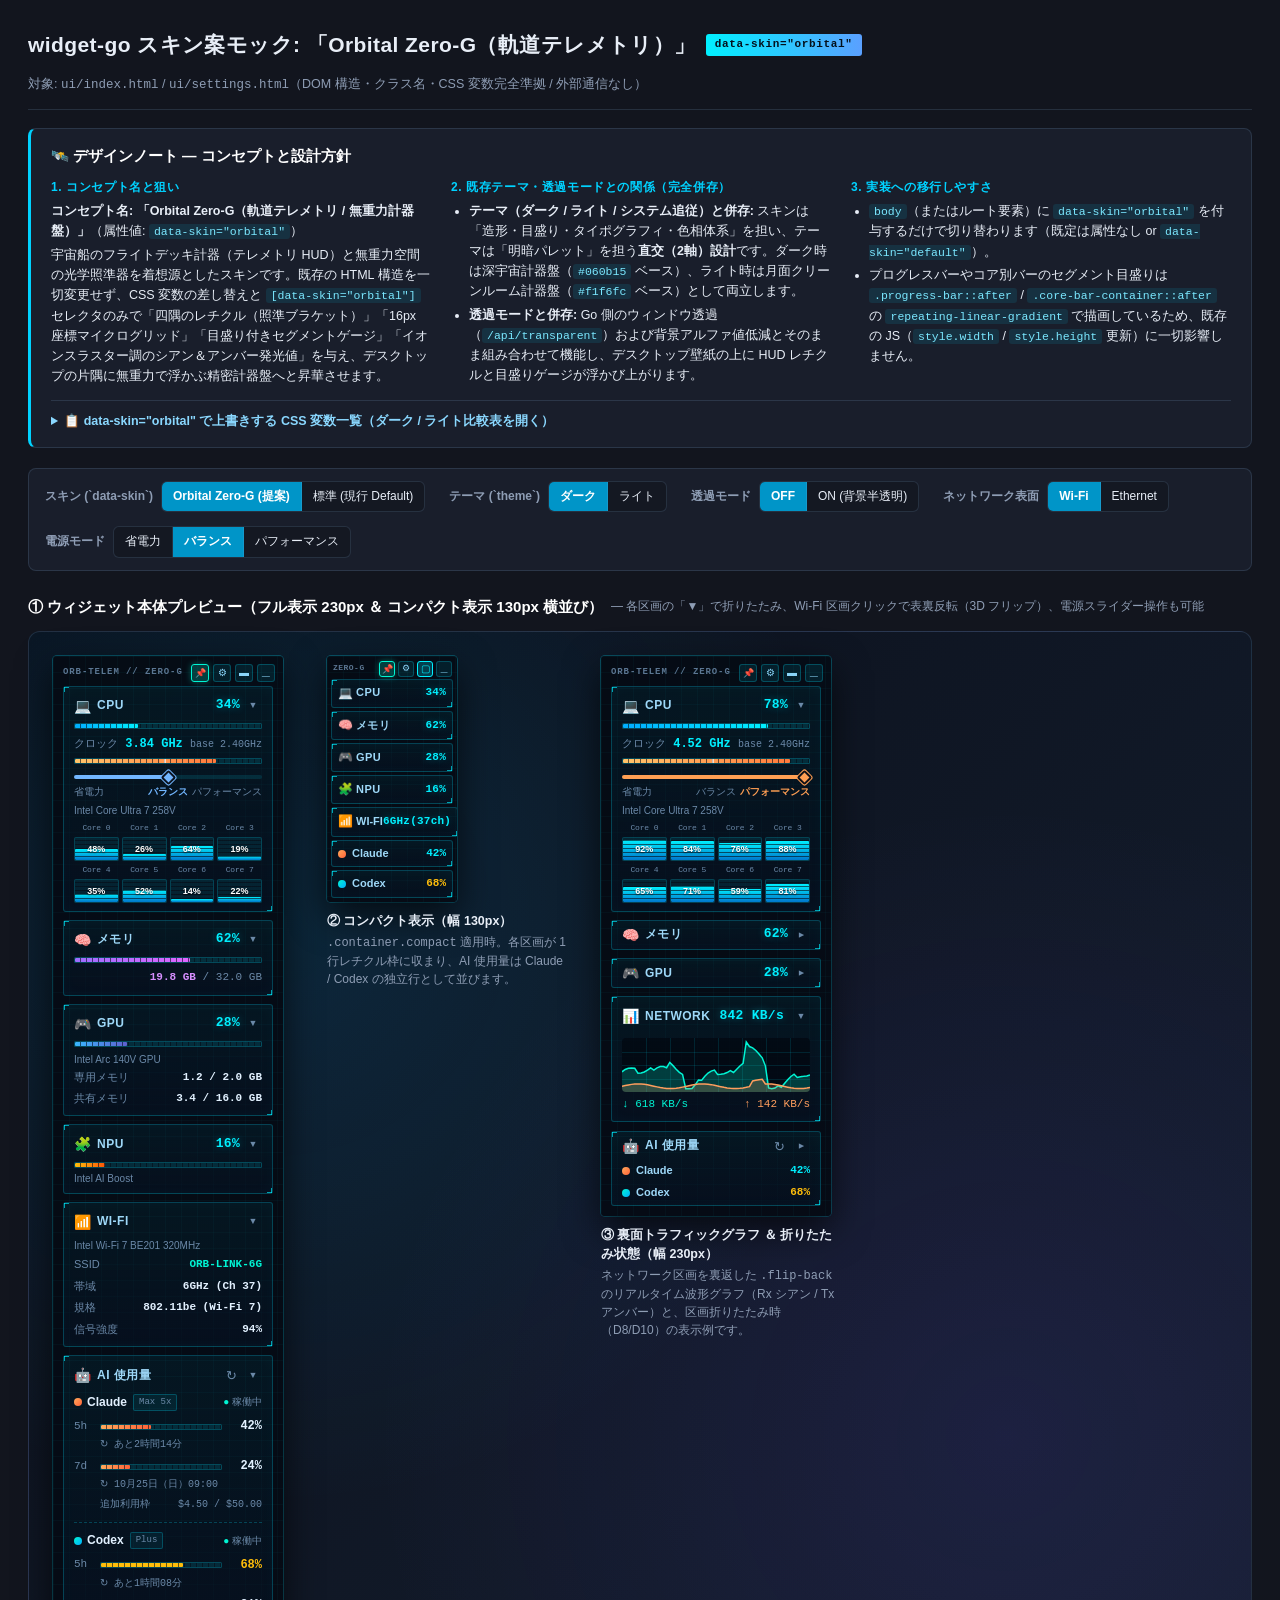
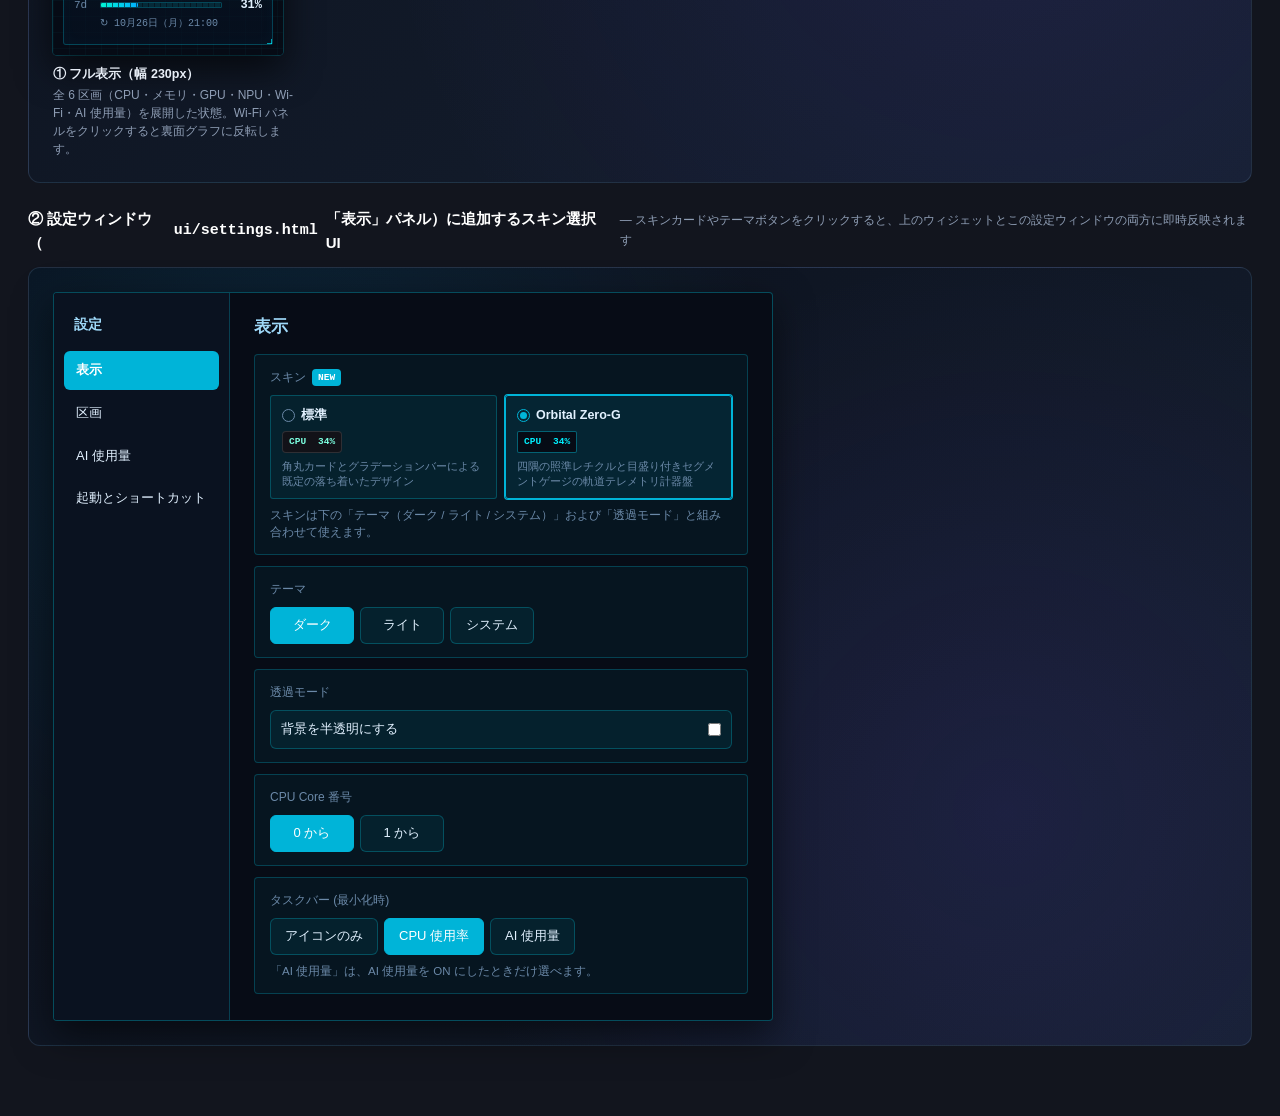
<file: docs/skins/mock-antigravity.html>
<!DOCTYPE html>
<html lang="ja">
<head>
<meta charset="UTF-8">
<meta name="viewport" content="width=device-width, initial-scale=1.0">
<title>スキン案モック: Orbital Zero-G (軌道テレメトリ) — widget-go</title>
<style>
/* ==========================================================================
   0. モックページ自体のレイアウト・デザインノート用スタイル
   ========================================================================== */
:root {
    --page-bg: #12151e;
    --page-fg: #e8eef7;
    --page-muted: #8e9db4;
    --page-line: rgba(140, 180, 225, 0.16);
    --page-card: #191e2b;
    --page-accent: #00d2ff;
}
* { margin: 0; padding: 0; box-sizing: border-box; }
body {
    background: var(--page-bg);
    color: var(--page-fg);
    font-family: 'Segoe UI', 'Yu Gothic UI', sans-serif;
    font-size: 13.5px;
    line-height: 1.6;
    padding: 28px 28px 72px;
}
.page-wrap { max-width: 1280px; margin: 0 auto; }
.page-header {
    display: flex;
    flex-wrap: wrap;
    align-items: baseline;
    justify-content: space-between;
    gap: 12px;
    margin-bottom: 18px;
    padding-bottom: 14px;
    border-bottom: 1px solid var(--page-line);
}
.page-header h1 {
    font-size: 21px;
    font-weight: 700;
    letter-spacing: 0.02em;
    display: flex;
    align-items: center;
    gap: 10px;
}
.badge-concept {
    font-family: 'Consolas', 'Cascadia Mono', monospace;
    font-size: 11px;
    font-weight: 700;
    color: #04101c;
    background: linear-gradient(90deg, #00f0ff, #5aa0ff);
    padding: 2px 9px;
    border-radius: 3px;
    letter-spacing: 0.06em;
}
.page-header .sub { color: var(--page-muted); font-size: 12.5px; }

/* デザインノート（要件 5） */
.design-note {
    background: var(--page-card);
    border: 1px solid var(--page-line);
    border-left: 3px solid var(--page-accent);
    border-radius: 8px;
    padding: 16px 20px;
    margin-bottom: 20px;
}
.design-note h2 {
    font-size: 14.5px;
    font-weight: 700;
    color: #fff;
    margin-bottom: 10px;
    display: flex;
    align-items: center;
    gap: 8px;
}
.note-grid {
    display: grid;
    grid-template-columns: repeat(auto-fit, minmax(290px, 1fr));
    gap: 14px 20px;
}
.note-block h3 {
    font-size: 12px;
    font-weight: 700;
    color: var(--page-accent);
    text-transform: uppercase;
    letter-spacing: 0.05em;
    margin-bottom: 4px;
}
.note-block p, .note-block ul {
    font-size: 12.5px;
    color: var(--page-fg);
}
.note-block ul { padding-left: 18px; }
.note-block li { margin-bottom: 3px; }
.note-block code {
    font-family: 'Consolas', monospace;
    font-size: 11.5px;
    background: rgba(0, 210, 255, 0.10);
    color: #7be8ff;
    padding: 1px 5px;
    border-radius: 3px;
}

/* CSS 変数一覧折りたたみテーブル */
details.var-spec {
    margin-top: 12px;
    border-top: 1px solid var(--page-line);
    padding-top: 10px;
}
details.var-spec summary {
    cursor: pointer;
    font-size: 12.5px;
    font-weight: 600;
    color: #8ad8ff;
    user-select: none;
}
.var-table-wrap { overflow-x: auto; margin-top: 10px; }
table.var-table {
    width: 100%;
    border-collapse: collapse;
    font-size: 11.5px;
    font-family: 'Consolas', monospace;
}
table.var-table th, table.var-table td {
    border: 1px solid var(--page-line);
    padding: 5px 8px;
    text-align: left;
}
table.var-table th {
    background: rgba(255,255,255,0.05);
    color: var(--page-muted);
    font-family: 'Segoe UI', 'Yu Gothic UI', sans-serif;
}
.sw {
    display: inline-block;
    width: 10px;
    height: 10px;
    border-radius: 2px;
    border: 1px solid rgba(255,255,255,0.3);
    vertical-align: -1px;
    margin-right: 5px;
}

/* インタラクティブ確認ツールバー */
.toolbar {
    display: flex;
    flex-wrap: wrap;
    gap: 14px 24px;
    margin-bottom: 24px;
    padding: 12px 16px;
    background: var(--page-card);
    border: 1px solid var(--page-line);
    border-radius: 8px;
    align-items: center;
}
.ctl { display: flex; align-items: center; gap: 8px; }
.ctl > span { font-size: 12px; color: var(--page-muted); font-weight: 600; }
.seg {
    display: inline-flex;
    border: 1px solid var(--page-line);
    border-radius: 6px;
    overflow: hidden;
    background: rgba(0,0,0,0.2);
}
.seg button {
    background: transparent;
    color: var(--page-fg);
    border: 0;
    padding: 5px 11px;
    font: inherit;
    font-size: 12px;
    cursor: pointer;
    border-right: 1px solid var(--page-line);
    transition: background 0.15s, color 0.15s;
}
.seg button:last-child { border-right: 0; }
.seg button:hover { background: rgba(255,255,255,0.08); }
.seg button.on { background: #0095c8; color: #fff; font-weight: 600; }

/* ステージ（フル表示 + コンパクト表示 + 裏面/比較 + 設定ウィンドウ） */
.stage-section-title {
    font-size: 15px;
    font-weight: 700;
    margin: 24px 0 12px;
    color: #fff;
    display: flex;
    align-items: center;
    gap: 8px;
}
.stage-section-title small {
    font-size: 12px;
    font-weight: 400;
    color: var(--page-muted);
}
.stage {
    display: flex;
    flex-wrap: wrap;
    gap: 28px 34px;
    align-items: flex-start;
    padding: 24px;
    border-radius: 12px;
    background:
        radial-gradient(circle at 20% 25%, rgba(0, 180, 255, 0.12) 0%, transparent 45%),
        radial-gradient(circle at 80% 70%, rgba(120, 80, 255, 0.10) 0%, transparent 50%),
        linear-gradient(135deg, #0b101b 0%, #151f30 100%);
    border: 1px solid var(--page-line);
    position: relative;
}
/* 透過モード確認用の疑似デスクトップ壁紙パターン */
.stage.wallpaper-bg {
    background:
        linear-gradient(45deg, rgba(0, 210, 255, 0.09) 25%, transparent 25%, transparent 75%, rgba(0, 210, 255, 0.09) 75%),
        linear-gradient(45deg, rgba(0, 210, 255, 0.09) 25%, transparent 25%, transparent 75%, rgba(0, 210, 255, 0.09) 75%),
        radial-gradient(circle at 30% 30%, #1d3b5c 0%, #0d1b2a 55%, #070d17 100%);
    background-size: 32px 32px, 32px 32px, 100% 100%;
    background-position: 0 0, 16px 16px, 0 0;
}
figure.mock-fig {
    display: flex;
    flex-direction: column;
    gap: 10px;
}
figure.mock-fig figcaption {
    font-size: 12px;
    color: var(--page-muted);
    max-width: 240px;
    line-height: 1.5;
}
figure.mock-fig figcaption b {
    color: var(--page-fg);
    font-size: 12.5px;
    display: block;
    margin-bottom: 2px;
}


/* ==========================================================================
   1. 現行 ui/index.html のベース CSS（クラス名・CSS 変数・DOM 構造を完全踏襲）
   ※ 単一ページ内で複数プレビューを並べるため、body スコープの変数を .widget-root に付与
   ========================================================================== */
.widget-root {
    --bg-grad: linear-gradient(135deg, #0d0d12 0%, #16161e 100%);
    --container-bg: rgba(16,16,22,0.97);
    --text-color: #f0f0f5;
    --muted-color: #a8a8b8;
    --section-bg: rgba(255,255,255,0.05);
    --section-border: rgba(255,255,255,0.10);
    --section-title: #d8d8e8;
    --section-value: #7bffe0;
    --bar-track: rgba(255,255,255,0.12);
    --core-track: rgba(255,255,255,0.10);
    --net-canvas-bg: rgba(0,0,0,0.35);
    --btn-bg: rgba(255,255,255,0.12);
    --btn-bg-hover: rgba(255,255,255,0.22);
    --btn-color: #bbb;
    --input-bg: rgba(255,255,255,0.05);
    --input-border: rgba(255,255,255,0.14);
    /* AI 使用量 */
    --claude-a: #f0a27a;
    --claude-b: #d06b5b;
    --codex-a: #7be0c0;
    --codex-b: #34b3d6;
    --warn: #facc15;
    --crit: #ef6a6a;
    --ok: #7fffaa;
    --chip-warn-bg: rgba(250,204,21,.14);
    --chip-warn-fg: #ffd84d;
    --chip-login-bg: rgba(90,160,255,.16);
    --chip-login-fg: #9cc6ff;
    /* バー塗り色（スキン差分で上書き可能にする CSS 変数、既定値は現行と同一） */
    --cpu-fill-grad: linear-gradient(90deg, #8a9cff, #b07cff);
    --core-fill-grad: linear-gradient(180deg, #8a9cff, #b07cff);
    --mem-fill-grad: linear-gradient(90deg, #ffa3ff, #ff7a8a);
    --clock-fill-grad: linear-gradient(90deg, #5ad0ff, #8a9cff);
    --gpu-fill-grad: linear-gradient(90deg, #6ad7ff, #5a8cff);
    --npu-fill-grad: linear-gradient(90deg, #ffd36a, #ff9f5a);
    --mem-used-color: #ffa3ff;
    --wifi-ok-color: #7fffaa;
    --net-rx-color: #7fffaa;
    --net-tx-color: #ffa3ff;

    font-family: 'Segoe UI', 'Yu Gothic UI', sans-serif;
    background: var(--bg-grad);
    color: var(--text-color);
    font-size: 13px;
    user-select: none;
    width: 230px;
    border-radius: 8px;
    overflow: hidden;
    box-shadow: 0 12px 32px rgba(0,0,0,0.5), 0 0 0 1px rgba(255,255,255,0.08);
    transition: background 0.2s, color 0.2s, box-shadow 0.2s;
}
.widget-root.compact-frame {
    width: 130px;
}
.widget-root.theme-light {
    --bg-grad: linear-gradient(135deg, #e6e9f5 0%, #cdd6ec 100%);
    --container-bg: rgba(245,246,252,0.96);
    --text-color: #24263a;
    --muted-color: #606078;
    --section-bg: rgba(0,0,0,0.04);
    --section-border: rgba(0,0,0,0.1);
    --section-title: #3b3b5a;
    --section-value: #0a7f68;
    --bar-track: rgba(0,0,0,0.1);
    --core-track: rgba(0,0,0,0.08);
    --net-canvas-bg: rgba(0,0,0,0.06);
    --btn-bg: rgba(0,0,0,0.08);
    --btn-bg-hover: rgba(0,0,0,0.16);
    --btn-color: #444;
    --input-bg: rgba(0,0,0,0.04);
    --input-border: rgba(0,0,0,0.15);
    --claude-a: #e58f63;
    --claude-b: #c4553f;
    --codex-a: #2fbf94;
    --codex-b: #1f8fb3;
    --warn: #d9a400;
    --crit: #d33;
    --ok: #1aa86b;
    --chip-warn-bg: rgba(217,164,0,.16);
    --chip-warn-fg: #8a6500;
    --chip-login-bg: rgba(30,100,220,.12);
    --chip-login-fg: #1d5fc2;
    --mem-used-color: #e85ad0;
    --wifi-ok-color: #1aa86b;
    --net-rx-color: #1aa86b;
    --net-tx-color: #b74da6;
}

/* ==========================================================================
   2. スキン定義: data-skin="orbital"（Orbital Zero-G / 軌道テレメトリ）
   ── 既存 CSS 変数の上書き + 属性セレクタによる最小限の装飾差分 ──
   ========================================================================== */
.widget-root[data-skin="orbital"] {
    /* 深宇宙ダークパレット (Deep Space Telemetry) */
    --bg-grad:
        radial-gradient(circle at 88% 8%, rgba(0, 240, 255, 0.16) 0%, transparent 48%),
        linear-gradient(165deg, #050912 0%, #0a1324 100%);
    --container-bg: rgba(6, 11, 21, 0.95);
    --text-color: #e2f1ff;
    --muted-color: #6b89a8;
    --section-bg: linear-gradient(180deg, rgba(0, 224, 255, 0.055) 0%, rgba(7, 17, 33, 0.72) 100%);
    --section-border: rgba(0, 224, 255, 0.24);
    --section-title: #9ed8f8;
    --section-value: #00f0ff;
    --bar-track: rgba(0, 224, 255, 0.12);
    --core-track: rgba(0, 224, 255, 0.09);
    --net-canvas-bg: rgba(2, 7, 16, 0.72);
    --btn-bg: rgba(0, 224, 255, 0.09);
    --btn-bg-hover: rgba(0, 224, 255, 0.24);
    --btn-color: #8ad4f8;
    --input-bg: rgba(0, 224, 255, 0.06);
    --input-border: rgba(0, 224, 255, 0.26);

    /* AI・ステータス・ゲージ配色（イオンスラスター＆テレメトリ発光色） */
    --claude-a: #ffaa5c;
    --claude-b: #ff6238;
    --codex-a: #00f5d4;
    --codex-b: #00aeff;
    --warn: #ffbe0b;
    --crit: #ff3864;
    --ok: #00f5d4;
    --chip-warn-bg: rgba(255, 190, 11, 0.14);
    --chip-warn-fg: #ffd15c;
    --chip-login-bg: rgba(0, 224, 255, 0.14);
    --chip-login-fg: #8ceeff;

    --cpu-fill-grad: linear-gradient(90deg, #00aeff, #00f0ff);
    --core-fill-grad: linear-gradient(180deg, #00f0ff, #0077cc);
    --mem-fill-grad: linear-gradient(90deg, #9d6eff, #e066ff);
    --clock-fill-grad: linear-gradient(90deg, #00f5d4, #00bbf9);
    --gpu-fill-grad: linear-gradient(90deg, #38b6ff, #5e60ce);
    --npu-fill-grad: linear-gradient(90deg, #ffbe0b, #fb5607);
    --mem-used-color: #d68fff;
    --wifi-ok-color: #00f5d4;
    --net-rx-color: #00f5d4;
    --net-tx-color: #ff9e5e;

    /* スキン固有トークン（レチクル・グリッド・発光） */
    --orb-reticle: rgba(0, 240, 255, 0.65);
    --orb-grid: rgba(0, 224, 255, 0.032);
    --orb-glow: 0 0 8px rgba(0, 240, 255, 0.32);
    --orb-tick: rgba(6, 11, 21, 0.62);
    border-radius: 4px;
    box-shadow:
        0 14px 36px rgba(0, 0, 0, 0.65),
        0 0 0 1px rgba(0, 224, 255, 0.28),
        inset 0 1px 0 rgba(0, 240, 255, 0.18);
}

/* ライトテーマ併存時: 月面クリーンルーム計器盤 (Lunar Cleanroom Light) */
.widget-root.theme-light[data-skin="orbital"] {
    --bg-grad:
        radial-gradient(circle at 88% 8%, rgba(0, 140, 215, 0.14) 0%, transparent 48%),
        linear-gradient(165deg, #eaf1f8 0%, #d7e4f2 100%);
    --container-bg: rgba(241, 246, 252, 0.95);
    --text-color: #0d2137;
    --muted-color: #4b6784;
    --section-bg: linear-gradient(180deg, rgba(255, 255, 255, 0.84) 0%, rgba(225, 236, 248, 0.72) 100%);
    --section-border: rgba(0, 118, 185, 0.26);
    --section-title: #133c63;
    --section-value: #006ba6;
    --bar-track: rgba(0, 110, 175, 0.13);
    --core-track: rgba(0, 110, 175, 0.10);
    --net-canvas-bg: rgba(13, 33, 55, 0.06);
    --btn-bg: rgba(0, 110, 175, 0.09);
    --btn-bg-hover: rgba(0, 110, 175, 0.20);
    --btn-color: #15406a;
    --input-bg: rgba(0, 110, 175, 0.06);
    --input-border: rgba(0, 110, 175, 0.24);

    --claude-a: #e87a30;
    --claude-b: #c84620;
    --codex-a: #009e86;
    --codex-b: #0074b8;
    --warn: #c98a00;
    --crit: #cf2246;
    --ok: #008c72;
    --chip-warn-bg: rgba(201, 138, 0, 0.14);
    --chip-warn-fg: #7a5200;
    --chip-login-bg: rgba(0, 118, 185, 0.12);
    --chip-login-fg: #00558f;

    --cpu-fill-grad: linear-gradient(90deg, #0077cc, #00a8e8);
    --core-fill-grad: linear-gradient(180deg, #0096d6, #005fa3);
    --mem-fill-grad: linear-gradient(90deg, #7b42f6, #b833ff);
    --clock-fill-grad: linear-gradient(90deg, #00a896, #028090);
    --gpu-fill-grad: linear-gradient(90deg, #1e88e5, #3949ab);
    --npu-fill-grad: linear-gradient(90deg, #f48c06, #dc2f02);
    --mem-used-color: #7b2cbf;
    --wifi-ok-color: #008c72;
    --net-rx-color: #008c72;
    --net-tx-color: #d95d1e;

    --orb-reticle: rgba(0, 118, 185, 0.65);
    --orb-grid: rgba(0, 110, 175, 0.045);
    --orb-glow: none;
    --orb-tick: rgba(241, 246, 252, 0.72);
    box-shadow:
        0 12px 28px rgba(15, 35, 60, 0.18),
        0 0 0 1px rgba(0, 118, 185, 0.28);
}

/* 透過モード併存時（Go 側の SetLayeredWindowAttributes 透過 + 背景アルファ低減の再現） */
.widget-root.transparent-mode {
    --container-bg: rgba(16, 16, 22, 0.68);
    backdrop-filter: blur(8px);
}
.widget-root.theme-light.transparent-mode {
    --container-bg: rgba(245, 246, 252, 0.68);
}
.widget-root[data-skin="orbital"].transparent-mode {
    --container-bg: rgba(6, 11, 21, 0.64);
    --section-bg: linear-gradient(180deg, rgba(0, 224, 255, 0.08) 0%, rgba(7, 17, 33, 0.52) 100%);
}
.widget-root.theme-light[data-skin="orbital"].transparent-mode {
    --container-bg: rgba(241, 246, 252, 0.66);
    --section-bg: linear-gradient(180deg, rgba(255, 255, 255, 0.65) 0%, rgba(225, 236, 248, 0.52) 100%);
}

/* Orbital Zero-G 固有の計器ディテール（DOM 非変更・CSS のみ） */
.widget-root[data-skin="orbital"] .container {
    background-color: var(--container-bg);
    background-image:
        linear-gradient(var(--orb-grid) 1px, transparent 1px),
        linear-gradient(90deg, var(--orb-grid) 1px, transparent 1px);
    background-size: 16px 16px;
}
/* 上部左側のテレメトリ識別コールサイン（疑似要素で DOM 追加なし） */
.widget-root[data-skin="orbital"] .container::before {
    content: "ORB-TELEM // ZERO-G";
    position: absolute;
    top: 9px;
    left: 10px;
    font-family: 'Consolas', monospace;
    font-size: 9px;
    font-weight: 700;
    letter-spacing: 0.10em;
    color: var(--muted-color);
    opacity: 0.85;
    pointer-events: none;
}
.widget-root[data-skin="orbital"] .container.compact::before {
    content: "ZERO-G";
    top: 6px;
    left: 6px;
    font-size: 8px;
    letter-spacing: 0.06em;
}
/* 四隅のレチクル（照準ブラケット）付き計器区画カード */
.widget-root[data-skin="orbital"] .section:not(.wifi-section),
.widget-root[data-skin="orbital"] .flip-card > .flip-face,
.widget-root[data-skin="orbital"] .compact .ai-section .ai-crow {
    border-radius: 3px;
    background:
        linear-gradient(to right, var(--orb-reticle) 5px, transparent 5px) 0 0 / 100% 1px no-repeat,
        linear-gradient(to bottom, var(--orb-reticle) 5px, transparent 5px) 0 0 / 1px 100% no-repeat,
        linear-gradient(to left, var(--orb-reticle) 5px, transparent 5px) 100% 100% / 100% 1px no-repeat,
        linear-gradient(to top, var(--orb-reticle) 5px, transparent 5px) 100% 100% / 1px 100% no-repeat,
        var(--section-bg);
    box-shadow: inset 0 0 14px rgba(0, 224, 255, 0.035);
}
.widget-root[data-skin="orbital"] .compact .ai-section {
    background: transparent;
    box-shadow: none;
}
.widget-root[data-skin="orbital"] .section-title {
    letter-spacing: 0.04em;
    text-transform: uppercase;
}
.widget-root[data-skin="orbital"] .section-value {
    text-shadow: var(--orb-glow);
    letter-spacing: 0.02em;
}
/* 上部ボタン列: 角型タクティカルスイッチ */
.widget-root[data-skin="orbital"] .top-btn {
    border-radius: 3px;
    border: 1px solid var(--section-border);
}
.widget-root[data-skin="orbital"] .pin-btn.active {
    background: rgba(0, 245, 212, 0.22);
    border-color: var(--ok);
    color: var(--ok);
    box-shadow: 0 0 6px rgba(0, 245, 212, 0.35);
}
.widget-root[data-skin="orbital"] .compact-btn.expanded {
    background: rgba(0, 224, 255, 0.24);
    border-color: var(--section-value);
    color: var(--section-value);
}
/* 進捗バー: セグメント目盛りオーバーレイ付きの精密ゲージ */
.widget-root[data-skin="orbital"] .progress-bar {
    border-radius: 1.5px;
    height: 6px;
    border: 1px solid rgba(0, 224, 255, 0.16);
}
.widget-root[data-skin="orbital"] .progress-fill {
    border-radius: 1px;
}
.widget-root[data-skin="orbital"] .progress-bar::after {
    content: "";
    position: absolute;
    inset: 0;
    background: repeating-linear-gradient(
        90deg,
        transparent 0px,
        transparent 5px,
        var(--orb-tick) 5px,
        var(--orb-tick) 6px
    );
    pointer-events: none;
}
/* コア別垂直バー: 水平目盛り付きテレメトリカラム */
.widget-root[data-skin="orbital"] .core-label {
    font-family: 'Consolas', monospace;
    letter-spacing: -0.02em;
}
.widget-root[data-skin="orbital"] .core-bar-container {
    border-radius: 2px;
    border: 1px solid rgba(0, 224, 255, 0.16);
}
.widget-root[data-skin="orbital"] .core-bar {
    border-radius: 1px;
}
.widget-root[data-skin="orbital"] .core-bar-container::after {
    content: "";
    position: absolute;
    inset: 0;
    background: repeating-linear-gradient(
        0deg,
        transparent 0px,
        transparent 3px,
        var(--orb-tick) 3px,
        var(--orb-tick) 4px
    );
    pointer-events: none;
}
/* 電源モードスライダーのつまみ: 菱形レチクル風 */
.widget-root[data-skin="orbital"] .pm-slider::-webkit-slider-thumb {
    border-radius: 2px;
    transform: rotate(45deg);
    width: 11px;
    height: 11px;
    margin-top: -3.5px;
}
.widget-root[data-skin="orbital"] .pm-slider:hover:not(:disabled)::-webkit-slider-thumb {
    transform: rotate(45deg) scale(1.18);
}
.widget-root[data-skin="orbital"] .plan {
    border-radius: 2px;
    font-family: 'Consolas', monospace;
    background: rgba(0, 224, 255, 0.07);
}


/* ==========================================================================
   3. 現行 ui/index.html のコンポーネント CSS（そのまま再現）
   ========================================================================== */
.container { width: 100%; background: var(--container-bg); padding: 30px 10px 10px 10px; position: relative; cursor: grab; }
.top-btns { position: absolute; top: 8px; right: 8px; display: flex; gap: 4px; z-index: 100; }
.top-btn { width: 18px; height: 18px; border-radius: 50%; border: none; cursor: pointer; display: flex; align-items: center; justify-content: center; font-size: 10px; transition: all 0.2s; }
.tray-btn { background: var(--btn-bg); color: var(--btn-color); font-size: 14px; line-height: 1; padding: 0 0 5px 0; font-weight: 700; }
.tray-btn:hover { background: var(--btn-bg-hover); }
.pin-btn { background: var(--btn-bg); color: var(--btn-color); font-size: 9px; }
.pin-btn:hover { background: var(--btn-bg-hover); }
.pin-btn.active { background: #4CAF50; color: #fff; }
.settings-btn { background: var(--btn-bg); color: var(--btn-color); font-size: 10px; line-height: 1; }
.settings-btn:hover { background: var(--btn-bg-hover); }
.compact-btn { background: var(--btn-bg); color: var(--btn-color); font-size: 10px; line-height: 1; }
.compact-btn:hover { background: var(--btn-bg-hover); }
.compact-btn.expanded { background: #5aa0ff; color: #fff; font-size: 11px; }
.compact-btn.expanded:hover { background: #4a90ef; }

.container.compact { padding: 23px 4px 4px 4px; }
.compact .top-btns { top: 5px; right: 5px; gap: 3px; }
.compact .top-btn { width: 16px; height: 16px; font-size: 9px; }
.compact .tray-btn { font-size: 12px; padding: 0 0 4px 0; }
.compact .compact-btn.expanded { font-size: 10px; }
.compact .section { padding: 4px 6px; margin-bottom: 3px; }
.compact .wifi-section { padding: 0; }
.compact .flip-card > .flip-face { padding: 4px 6px; }
.compact .section-header { margin-bottom: 0; }
.compact .section-icon { font-size: 12px; margin-right: 3px; }
.compact .section-title { font-size: 11px; }
.compact .section-value { font-size: 11px; }
.compact .model-name { display: none; }
.compact .cores-container { display: none; }
.compact .cpu-progress { display: none; }
.compact .mem-progress { display: none; }
.compact .memory-details { display: none; }
.compact .wifi-info { display: none; }
.compact .wifi-compact-value { display: inline; }
.compact .gpu-progress, .compact .npu-progress, .compact .accel-info { display: none; }

.section { background: var(--section-bg); border-radius: 8px; padding: 8px 10px; margin-bottom: 8px; border: 1px solid var(--section-border); }
.section:last-child, .section.last-visible { margin-bottom: 0; }
.section-header { display: flex; align-items: center; margin-bottom: 6px; }
.section-icon { font-size: 14px; margin-right: 6px; }
.section-title { font-size: 12px; font-weight: 600; flex-grow: 1; min-width: 0; overflow: hidden; text-overflow: ellipsis; white-space: nowrap; color: var(--section-title); }
.section-value { color: var(--section-value); font-size: 13px; font-weight: 700; font-family: 'Consolas', monospace; flex-shrink: 0; margin-left: auto; }
.compact .section-title[data-compact] { font-size: 0; }
.compact .section-title[data-compact]::before { content: attr(data-compact); font-size: 11px; font-weight: 600; }

.model-name { font-size: 10px; line-height: 1.3; color: var(--muted-color); white-space: nowrap; overflow: hidden; text-overflow: ellipsis; }
.cpu-model { margin-bottom: 2px; }
.npu-model { margin-top: 4px; }
.model-name.is-empty { display: none; }

.progress-bar { position: relative; height: 5px; background: var(--bar-track); border-radius: 3px; overflow: hidden; margin-bottom: 6px; }
.progress-fill { height: 100%; border-radius: 3px; transition: width 0.3s ease; }
.cpu-fill { background: var(--cpu-fill-grad); }
.memory-fill { background: var(--mem-fill-grad); }

.clock-row { display: flex; align-items: baseline; justify-content: space-between; gap: 4px; margin-bottom: 4px; }
.clock-label { color: var(--muted-color); font-size: 11px; white-space: nowrap; }
.clock-value { color: var(--section-value); font-size: 12px; font-weight: 700; font-family: 'Consolas', monospace; white-space: nowrap; }
.clock-base { color: var(--muted-color); font-size: 10px; font-family: 'Consolas', monospace; white-space: nowrap; }
.clock-fill { background: var(--clock-fill-grad); }
.clock-fill.clk-low { background: linear-gradient(90deg, #7be0a0, #3cc47c); }
.clock-fill.clk-high { background: linear-gradient(90deg, #ffc46a, #ff7a3c); }
.clock-base-marker { position: absolute; top: 0; bottom: 0; width: 1.5px; background: rgba(255,255,255,0.65); z-index: 2; }
.widget-root.theme-light .clock-base-marker { background: rgba(0,0,0,0.40); }

.power-mode { margin-bottom: 6px; --pm-color: #72b6ff; --pm-text: #72b6ff; --pm-fill: 50%; }
.power-mode.pm-saver { --pm-color: #5bd28e; --pm-text: #5bd28e; --pm-fill: 0%; }
.power-mode.pm-balanced { --pm-color: #72b6ff; --pm-text: #72b6ff; --pm-fill: 50%; }
.power-mode.pm-best { --pm-color: #ff9f53; --pm-text: #ff9f53; --pm-fill: 100%; }
.widget-root.theme-light .power-mode.pm-saver { --pm-text: #12905a; }
.widget-root.theme-light .power-mode.pm-balanced { --pm-text: #2f7fd0; }
.widget-root.theme-light .power-mode.pm-best { --pm-text: #d9650f; }
.pm-slider { -webkit-appearance: none; appearance: none; display: block; width: 100%; height: 14px; margin: 0; background: transparent; cursor: pointer; }
.pm-slider:focus { outline: none; }
.pm-slider::-webkit-slider-runnable-track { height: 4px; border-radius: 2px; background: linear-gradient(to right, var(--pm-color) var(--pm-fill), var(--bar-track) var(--pm-fill)); }
.pm-slider::-webkit-slider-thumb { -webkit-appearance: none; width: 12px; height: 12px; margin-top: -4px; border-radius: 50%; background: var(--pm-color); border: 2px solid var(--container-bg); box-shadow: 0 0 0 1px var(--pm-color); transition: transform 0.15s; }
.pm-labels { display: grid; grid-template-columns: minmax(0,1fr) auto minmax(0,1fr); margin-top: 1px; }
.pm-labels span:first-child { justify-self: start; }
.pm-labels span:last-child { justify-self: end; }
.pm-labels span { max-width: 100%; overflow: hidden; text-overflow: ellipsis; font-size: 10px; line-height: 1.3; white-space: nowrap; color: var(--muted-color); cursor: pointer; }
.pm-labels span.active { color: var(--pm-text); font-weight: 700; }
.compact .power-mode, .compact .clock-row, .compact .clock-progress { display: none; }

.cores-container { display: grid; grid-template-columns: repeat(4,1fr); gap: 3px; margin-top: 5px; }
.core-item { text-align: center; }
.core-label { color: var(--muted-color); font-size: 8px; display: block; margin-bottom: 2px; }
.core-bar-container { height: 24px; background: var(--core-track); border-radius: 3px; position: relative; overflow: hidden; }
.core-bar { position: absolute; bottom: 0; width: 100%; background: var(--core-fill-grad); border-radius: 3px; transition: height 0.3s ease; }
.core-value { display: block; text-align: center; color: #fff; font-size: 9px; font-weight: 600; line-height: 24px; height: 24px; margin-top: -24px; position: relative; text-shadow: 0 1px 2px rgba(0,0,0,0.65); pointer-events: none; z-index: 2; }

.memory-details { text-align: right; font-size: 11px; color: var(--muted-color); font-family: 'Consolas', monospace; }
.memory-details .used { color: var(--mem-used-color); font-weight: 600; }

.wifi-info { display: flex; flex-direction: column; gap: 4px; }
.wifi-row { display: flex; justify-content: space-between; align-items: center; }
.wifi-label { color: var(--muted-color); font-size: 11px; }
.wifi-value { color: var(--text-color); font-size: 11px; font-weight: 600; font-family: 'Consolas', monospace; }
.wifi-connected { color: var(--wifi-ok-color); }
.wifi-compact-value { display: none; }

.accel-section .section-title, .accel-section .section-value { white-space: nowrap; }
.gpu-fill { background: var(--gpu-fill-grad); }
.npu-fill { background: var(--npu-fill-grad); }
.npu-progress { margin-bottom: 0; }
.accel-info { display: flex; flex-direction: column; gap: 3px; }
.accel-info .wifi-row { gap: 6px; }
.accel-info .wifi-label, .accel-info .wifi-value { white-space: nowrap; }

.wifi-section { background: transparent; border: none; padding: 0; perspective: 800px; }
.flip-card { display: grid; transform-style: preserve-3d; transition: transform 0.55s; }
.flip-card > .flip-face { grid-area: 1 / 1; backface-visibility: hidden; -webkit-backface-visibility: hidden; background: var(--section-bg); border: 1px solid var(--section-border); border-radius: 8px; padding: 8px 10px; cursor: pointer; }
.flip-card > .flip-back { transform: rotateY(180deg); display: flex; flex-direction: column; min-height: 108px; }
.compact .flip-card > .flip-back { min-height: 0; }
.wifi-section.flipped .flip-card { transform: rotateY(180deg); }
.wifi-section.ethernet-mode .wifi-wireless-only { display: none; }
.wifi-ethernet-only { display: none; }
.wifi-section.ethernet-mode .wifi-ethernet-only { display: flex; }
.net-peak-toggle { cursor: pointer; padding: 1px 4px; border-radius: 4px; transition: background 0.15s; }
.compact .net-peak-toggle { margin-right: -4px; }
.net-peak-toggle:hover { background: var(--btn-bg-hover); }
.net-canvas { width: 100%; height: 54px; display: block; margin-top: 4px; background: var(--net-canvas-bg); border-radius: 4px; }
.compact .net-canvas { display: none; }
.net-legend { display: flex; justify-content: space-between; margin-top: 4px; font-size: 11px; font-family: 'Consolas', monospace; }
.net-leg-rx { color: var(--net-rx-color); }
.net-leg-tx { color: var(--net-tx-color); }
.compact .net-legend { display: none; }

/* 折りたたみ */
.chev { margin-left: 4px; width: 18px; height: 18px; flex: none; border: 0; border-radius: 50%; background: transparent; color: var(--muted-color); font-size: 9px; line-height: 1; display: flex; align-items: center; justify-content: center; cursor: pointer; transition: transform .2s, background .15s; padding: 0; }
.chev:hover { background: var(--btn-bg-hover); }
.section.collapsed .section-header { margin-bottom: 0; }
.section.collapsed:not(.wifi-section) { padding-top: 3px; padding-bottom: 3px; }
.wifi-section.collapsed .flip-card > .flip-face { padding-top: 3px; padding-bottom: 3px; }
.section.collapsed .chev { transform: rotate(-90deg); }
.section.collapsed > .sec-body { display: none; }
.wifi-section.collapsed .wifi-info { display: none; }
.wifi-section.collapsed .flip-card > .flip-back { min-height: 0; }
.wifi-section.collapsed .net-canvas, .wifi-section.collapsed .net-legend { display: none; }
.wifi-section.collapsed .wifi-compact-value { display: inline; }
.compact .chev { display: none; }

/* AI 使用量 */
.ai-compact { display: none; }
.ai-section.collapsed .ai-compact { display: flex; flex-direction: column; gap: 2px; margin-top: 4px; }
.ai-section.collapsed .ai-crow { background: transparent; border: none; padding: 1px 0; }
.compact .ai-section { background: transparent; border: none; padding: 0; }
.compact .ai-section > .section-header { display: none; }
.compact .ai-section .sec-body { display: none; }
.compact .ai-section .ai-compact { display: flex; flex-direction: column; gap: 3px; margin-top: 0; }
.compact .ai-section .ai-crow { background: var(--section-bg); border: 1px solid var(--section-border); padding: 4px 6px; }
.ai-crow { display: flex; align-items: center; background: var(--section-bg); border: 1px solid var(--section-border); border-radius: 8px; padding: 4px 6px; }
.ai-crow i { width: 8px; height: 8px; border-radius: 50%; flex: none; margin-right: 6px; }
.ai-crow.claude i { background: linear-gradient(135deg, var(--claude-a), var(--claude-b)); }
.ai-crow.codex i { background: linear-gradient(135deg, var(--codex-a), var(--codex-b)); }
.ai-cname { font-size: 11px; font-weight: 600; color: var(--section-title); flex-grow: 1; min-width: 0; overflow: hidden; text-overflow: ellipsis; white-space: nowrap; }
.ai-cval { font-size: 11px; font-weight: 700; font-family: 'Consolas', monospace; color: var(--section-value); flex-shrink: 0; margin-left: auto; }
.ai-cval.warn, .pct.warn { color: var(--warn); }
.ai-cval.crit, .pct.crit { color: var(--crit); }
.ai-cval.na, .pct.na { color: var(--muted-color); }
.ai-refresh { margin-left: 4px; width: 18px; height: 18px; flex: none; border: 0; border-radius: 50%; background: transparent; color: var(--muted-color); font-size: 13px; line-height: 1; display: flex; align-items: center; justify-content: center; cursor: pointer; padding: 0; }
.ai-refresh:hover { background: var(--btn-bg-hover); }
.compact .ai-refresh { display: none; }
.prov + .prov { margin-top: 9px; padding-top: 8px; border-top: 1px dashed var(--section-border); }
.prov-head { display: flex; align-items: center; gap: 6px; margin-bottom: 5px; }
.prov-name { font-size: 12px; font-weight: 700; display: flex; align-items: center; gap: 5px; cursor: pointer; }
.prov-name i { width: 8px; height: 8px; border-radius: 50%; display: inline-block; }
.claude .prov-name i { background: linear-gradient(135deg, var(--claude-a), var(--claude-b)); }
.codex .prov-name i { background: linear-gradient(135deg, var(--codex-a), var(--codex-b)); }
.plan { font-size: 9px; padding: 0 5px; border-radius: 8px; border: 1px solid var(--section-border); color: var(--muted-color); line-height: 15px; white-space: nowrap; }
.prov-state { margin-left: auto; font-size: 10px; color: var(--muted-color); cursor: pointer; white-space: nowrap; }
.prov-state.ok::before { content: '● '; color: var(--ok); }
.prov-state.inc::before { content: '▲ '; color: var(--warn); }
.wrow { display: grid; grid-template-columns: 20px 1fr 34px; align-items: center; column-gap: 6px; }
.wrow .lab { font-size: 11px; color: var(--muted-color); font-family: 'Consolas', monospace; }
.wrow .progress-bar { margin: 0; height: 6px; }
.wrow .pct { text-align: right; font-family: 'Consolas', monospace; font-size: 12px; font-weight: 700; }
.wreset { font-size: 10px; color: var(--muted-color); padding-left: 26px; margin: 1px 0 4px; font-family: 'Consolas', monospace; white-space: nowrap; overflow: hidden; text-overflow: ellipsis; }
.claude .progress-fill { background: linear-gradient(90deg, var(--claude-a), var(--claude-b)); }
.codex .progress-fill { background: linear-gradient(90deg, var(--codex-a), var(--codex-b)); }
.progress-fill.warn { background: var(--warn) !important; }
.progress-fill.crit { background: var(--crit) !important; }
.extra { font-size: 10px; color: var(--muted-color); padding-left: 26px; display: flex; justify-content: space-between; font-family: 'Consolas', monospace; margin-bottom: 2px; gap: 6px; }


/* ==========================================================================
   4. 設定ウィンドウ（ui/settings.html 準拠）+ スキン選択 UI（要件 4）
   ========================================================================== */
.settings-mock {
    --bg: #101016;
    --nav-bg: #15151d;
    --card-bg: rgba(255,255,255,0.05);
    --card-border: rgba(255,255,255,0.10);
    --text-color: #f0f0f5;
    --muted-color: #a8a8b8;
    --title-color: #d8d8e8;
    --btn-bg: rgba(255,255,255,0.12);
    --btn-bg-hover: rgba(255,255,255,0.22);
    --btn-color: #bbb;
    --input-bg: rgba(255,255,255,0.05);
    --input-border: rgba(255,255,255,0.14);
    --accent: #5aa0ff;

    width: 720px;
    max-width: 100%;
    background: var(--bg);
    color: var(--text-color);
    font-family: 'Segoe UI', 'Yu Gothic UI', sans-serif;
    font-size: 13px;
    display: flex;
    border-radius: 10px;
    overflow: hidden;
    border: 1px solid rgba(255,255,255,0.12);
    box-shadow: 0 14px 38px rgba(0,0,0,0.55);
}
.settings-mock.theme-light {
    --bg: #eef0f8;
    --nav-bg: #e2e6f3;
    --card-bg: rgba(255,255,255,0.75);
    --card-border: rgba(0,0,0,0.10);
    --text-color: #24263a;
    --muted-color: #606078;
    --title-color: #3b3b5a;
    --btn-bg: rgba(0,0,0,0.08);
    --btn-bg-hover: rgba(0,0,0,0.16);
    --btn-color: #444;
    --input-bg: rgba(0,0,0,0.04);
    --input-border: rgba(0,0,0,0.15);
}
/* 設定ウィンドウ自体の data-skin="orbital" 追従 */
.settings-mock[data-skin="orbital"] {
    --bg: #070c16;
    --nav-bg: #0a1220;
    --card-bg: rgba(0, 224, 255, 0.045);
    --card-border: rgba(0, 224, 255, 0.22);
    --text-color: #e2f1ff;
    --muted-color: #6b89a8;
    --title-color: #9ed8f8;
    --btn-bg: rgba(0, 224, 255, 0.10);
    --btn-bg-hover: rgba(0, 224, 255, 0.22);
    --btn-color: #8ad4f8;
    --input-bg: rgba(0, 224, 255, 0.06);
    --input-border: rgba(0, 224, 255, 0.24);
    --accent: #00b4d8;
    border-radius: 4px;
    border-color: rgba(0, 224, 255, 0.30);
}
.settings-mock.theme-light[data-skin="orbital"] {
    --bg: #eaf1f8;
    --nav-bg: #dce7f3;
    --card-bg: rgba(255, 255, 255, 0.80);
    --card-border: rgba(0, 118, 185, 0.24);
    --text-color: #0d2137;
    --muted-color: #4b6784;
    --title-color: #133c63;
    --btn-bg: rgba(0, 110, 175, 0.09);
    --btn-bg-hover: rgba(0, 110, 175, 0.18);
    --btn-color: #15406a;
    --input-bg: rgba(0, 110, 175, 0.06);
    --input-border: rgba(0, 110, 175, 0.22);
    --accent: #0077b6;
}
.settings-mock nav {
    width: 176px;
    flex: none;
    background: var(--nav-bg);
    padding: 18px 10px;
    display: flex;
    flex-direction: column;
    gap: 4px;
    border-right: 1px solid var(--card-border);
}
.settings-mock nav h1 {
    font-size: 14px;
    font-weight: 600;
    color: var(--title-color);
    padding: 2px 10px 12px;
}
.settings-mock .nav-item {
    text-align: left;
    padding: 9px 12px;
    border: 0;
    border-radius: 6px;
    background: none;
    color: var(--text-color);
    font: inherit;
    cursor: pointer;
}
.settings-mock .nav-item.active {
    background: var(--accent);
    color: #fff;
    font-weight: 600;
}
.settings-mock main {
    flex: 1;
    min-width: 0;
    padding: 20px 24px 26px;
}
.settings-mock h2 {
    font-size: 17px;
    font-weight: 600;
    color: var(--title-color);
    margin-bottom: 14px;
}
.settings-mock .card {
    background: var(--card-bg);
    border: 1px solid var(--card-border);
    border-radius: 10px;
    padding: 13px 15px;
    margin-bottom: 11px;
}
.settings-mock[data-skin="orbital"] .card {
    border-radius: 4px;
}
.settings-mock .card > .label {
    display: flex;
    align-items: center;
    gap: 6px;
    font-size: 12px;
    color: var(--muted-color);
    margin-bottom: 8px;
}
.new-pill {
    font-size: 9.5px;
    font-family: 'Consolas', monospace;
    font-weight: 700;
    background: var(--accent);
    color: #fff;
    padding: 1px 6px;
    border-radius: 4px;
}
.settings-mock .opts { display: flex; gap: 6px; flex-wrap: wrap; }
.settings-mock .opt {
    flex: 0 1 auto;
    min-width: 84px;
    text-align: center;
    padding: 7px 14px;
    font: inherit;
    background: var(--input-bg);
    border: 1px solid var(--input-border);
    border-radius: 6px;
    cursor: pointer;
    color: var(--text-color);
}
.settings-mock .opt.active {
    background: var(--accent);
    border-color: var(--accent);
    color: #fff;
}
.settings-mock .toggle {
    display: flex;
    align-items: center;
    justify-content: space-between;
    gap: 12px;
    padding: 8px 10px;
    background: var(--input-bg);
    border: 1px solid var(--input-border);
    border-radius: 6px;
    cursor: pointer;
}
.settings-mock .hint {
    font-size: 11.5px;
    color: var(--muted-color);
    margin-top: 8px;
    line-height: 1.5;
}

/* 新設: スキン選択カードグリッド（settings.html の #panel-display 内） */
.skin-grid {
    display: grid;
    grid-template-columns: repeat(2, minmax(0, 1fr));
    gap: 8px;
}
.skin-card {
    display: flex;
    flex-direction: column;
    gap: 6px;
    padding: 9px 11px;
    background: var(--input-bg);
    border: 1.5px solid var(--input-border);
    border-radius: 7px;
    cursor: pointer;
    text-align: left;
    color: var(--text-color);
    font: inherit;
    transition: border-color 0.15s, background 0.15s, box-shadow 0.15s;
}
.settings-mock[data-skin="orbital"] .skin-card { border-radius: 3px; }
.skin-card:hover { background: var(--btn-bg-hover); }
.skin-card.active {
    border-color: var(--accent);
    background: rgba(0, 180, 216, 0.10);
    box-shadow: 0 0 0 1px var(--accent);
}
.skin-card-head {
    display: flex;
    align-items: center;
    justify-content: space-between;
    gap: 6px;
}
.skin-card-name {
    font-size: 12.5px;
    font-weight: 700;
    display: flex;
    align-items: center;
    gap: 6px;
}
.skin-radio {
    width: 13px;
    height: 13px;
    border-radius: 50%;
    border: 1.5px solid var(--muted-color);
    display: inline-flex;
    align-items: center;
    justify-content: center;
    flex: none;
}
.skin-card.active .skin-radio {
    border-color: var(--accent);
}
.skin-card.active .skin-radio::after {
    content: "";
    width: 7px;
    height: 7px;
    border-radius: 50%;
    background: var(--accent);
}
.skin-preview-strip {
    height: 22px;
    border-radius: 4px;
    padding: 4px 6px;
    display: flex;
    align-items: center;
    gap: 6px;
    border: 1px solid rgba(255,255,255,0.12);
    font-family: 'Consolas', monospace;
    font-size: 9.5px;
    font-weight: 700;
}
.skin-preview-strip.sw-default {
    background: #121218;
    color: #7bffe0;
}
.skin-preview-strip.sw-default .sw-bar {
    flex: 1;
    height: 4px;
    border-radius: 2px;
    background: linear-gradient(90deg, #8a9cff 65%, rgba(255,255,255,0.12) 65%);
}
.skin-preview-strip.sw-orbital {
    background: #060b15;
    color: #00f0ff;
    border-radius: 2px;
    border-color: rgba(0, 224, 255, 0.4);
}
.skin-preview-strip.sw-orbital .sw-bar {
    flex: 1;
    height: 5px;
    background:
        repeating-linear-gradient(90deg, transparent 0 4px, #060b15 4px 5px),
        linear-gradient(90deg, #00aeff 0%, #00f0ff 72%, rgba(0,224,255,0.15) 72%);
}
.skin-card-desc {
    font-size: 11px;
    color: var(--muted-color);
    line-height: 1.35;
}
</style>
</head>
<body>
<div class="page-wrap">

    <header class="page-header">
        <h1>
            widget-go スキン案モック: 「Orbital Zero-G（軌道テレメトリ）」
            <span class="badge-concept">data-skin="orbital"</span>
        </h1>
        <span class="sub">対象: <code>ui/index.html</code> / <code>ui/settings.html</code>（DOM 構造・クラス名・CSS 変数完全準拠 / 外部通信なし）</span>
    </header>

    <!-- (5) 冒頭デザインノート -->
    <section class="design-note">
        <h2>🛰️ デザインノート — コンセプトと設計方針</h2>
        <div class="note-grid">
            <div class="note-block">
                <h3>1. コンセプト名と狙い</h3>
                <p><b>コンセプト名: 「Orbital Zero-G（軌道テレメトリ / 無重力計器盤）」</b>（属性値: <code>data-skin="orbital"</code>）</p>
                <p style="margin-top:4px">宇宙船のフライトデッキ計器（テレメトリ HUD）と無重力空間の光学照準器を着想源としたスキンです。既存の HTML 構造を一切変更せず、CSS 変数の差し替えと <code>[data-skin="orbital"]</code> セレクタのみで「四隅のレチクル（照準ブラケット）」「16px 座標マイクログリッド」「目盛り付きセグメントゲージ」「イオンスラスター調のシアン＆アンバー発光値」を与え、デスクトップの片隅に無重力で浮かぶ精密計器盤へと昇華させます。</p>
            </div>
            <div class="note-block">
                <h3>2. 既存テーマ・透過モードとの関係（完全併存）</h3>
                <ul>
                    <li><b>テーマ（ダーク / ライト / システム追従）と併存:</b> スキンは「造形・目盛り・タイポグラフィ・色相体系」を担い、テーマは「明暗パレット」を担う<b>直交（2軸）設計</b>です。ダーク時は深宇宙計器盤（<code>#060b15</code> ベース）、ライト時は月面クリーンルーム計器盤（<code>#f1f6fc</code> ベース）として両立します。</li>
                    <li><b>透過モードと併存:</b> Go 側のウィンドウ透過（<code>/api/transparent</code>）および背景アルファ値低減とそのまま組み合わせて機能し、デスクトップ壁紙の上に HUD レチクルと目盛りゲージが浮かび上がります。</li>
                </ul>
            </div>
            <div class="note-block">
                <h3>3. 実装への移行しやすさ</h3>
                <ul>
                    <li><code>body</code>（またはルート要素）に <code>data-skin="orbital"</code> を付与するだけで切り替わります（既定は属性なし or <code>data-skin="default"</code>）。</li>
                    <li>プログレスバーやコア別バーのセグメント目盛りは <code>.progress-bar::after</code> / <code>.core-bar-container::after</code> の <code>repeating-linear-gradient</code> で描画しているため、既存の JS（<code>style.width</code> / <code>style.height</code> 更新）に一切影響しません。</li>
                </ul>
            </div>
        </div>

        <details class="var-spec">
            <summary>📋 data-skin="orbital" で上書きする CSS 変数一覧（ダーク / ライト比較表を開く）</summary>
            <div class="var-table-wrap">
                <table class="var-table">
                    <thead>
                        <tr>
                            <th>CSS 変数名</th>
                            <th>既定（Default Dark）</th>
                            <th>Orbital Dark: <code>[data-skin="orbital"]</code></th>
                            <th>Orbital Light: <code>.theme-light[data-skin="orbital"]</code></th>
                            <th>用途</th>
                        </tr>
                    </thead>
                    <tbody>
                        <tr>
                            <td>--container-bg</td>
                            <td><span class="sw" style="background:rgba(16,16,22,0.97)"></span>rgba(16,16,22,0.97)</td>
                            <td><span class="sw" style="background:rgba(6,11,21,0.95)"></span>rgba(6,11,21,0.95)</td>
                            <td><span class="sw" style="background:rgba(241,246,252,0.95)"></span>rgba(241,246,252,0.95)</td>
                            <td>ウィジェット外枠の背景（+16px 座標グリッド重畳）</td>
                        </tr>
                        <tr>
                            <td>--text-color / --muted-color</td>
                            <td>#f0f0f5 / #a8a8b8</td>
                            <td>#e2f1ff / #6b89a8</td>
                            <td>#0d2137 / #4b6784</td>
                            <td>主テキスト / 補助ラベル・単位・モデル名</td>
                        </tr>
                        <tr>
                            <td>--section-bg</td>
                            <td>rgba(255,255,255,0.05)</td>
                            <td>linear-gradient(180deg, rgba(0,224,255,0.055), rgba(7,17,33,0.72))</td>
                            <td>linear-gradient(180deg, rgba(255,255,255,0.84), rgba(225,236,248,0.72))</td>
                            <td>各区画パネル背景（+四隅レチクル L 字線）</td>
                        </tr>
                        <tr>
                            <td>--section-border</td>
                            <td>rgba(255,255,255,0.10)</td>
                            <td><span class="sw" style="background:rgba(0,224,255,0.24)"></span>rgba(0,224,255,0.24)</td>
                            <td><span class="sw" style="background:rgba(0,118,185,0.26)"></span>rgba(0,118,185,0.26)</td>
                            <td>区画枠線・上部角型ボタン枠線</td>
                        </tr>
                        <tr>
                            <td>--section-title / --section-value</td>
                            <td>#d8d8e8 / #7bffe0</td>
                            <td><span class="sw" style="background:#00f0ff"></span>#9ed8f8 / #00f0ff</td>
                            <td><span class="sw" style="background:#006ba6"></span>#133c63 / #006ba6</td>
                            <td>区画見出し / 右端の主数値リードアウト</td>
                        </tr>
                        <tr>
                            <td>--bar-track / --core-track</td>
                            <td>rgba(255,255,255,0.12) / 0.10</td>
                            <td>rgba(0,224,255,0.12) / 0.09</td>
                            <td>rgba(0,110,175,0.13) / 0.10</td>
                            <td>水平ゲージ・コア垂直バーの背景トラック</td>
                        </tr>
                        <tr>
                            <td>--net-canvas-bg</td>
                            <td>rgba(0,0,0,0.35)</td>
                            <td>rgba(2,7,16,0.72)</td>
                            <td>rgba(13,33,55,0.06)</td>
                            <td>ネットワーク裏面トラフィックグラフ背景</td>
                        </tr>
                        <tr>
                            <td>--btn-bg / --btn-bg-hover / --btn-color</td>
                            <td>rgba(255,255,255,0.12) / 0.22 / #bbb</td>
                            <td>rgba(0,224,255,0.09) / 0.24 / #8ad4f8</td>
                            <td>rgba(0,110,175,0.09) / 0.20 / #15406a</td>
                            <td>上部ボタン列（ピン留め・設定・コンパクト・格納）</td>
                        </tr>
                        <tr>
                            <td>--claude-a .. --claude-b</td>
                            <td>#f0a27a → #d06b5b</td>
                            <td><span class="sw" style="background:#ff6238"></span>#ffaa5c → #ff6238</td>
                            <td><span class="sw" style="background:#c84620"></span>#e87a30 → #c84620</td>
                            <td>AI 使用量（Claude バー・ドット）</td>
                        </tr>
                        <tr>
                            <td>--codex-a .. --codex-b</td>
                            <td>#7be0c0 → #34b3d6</td>
                            <td><span class="sw" style="background:#00f5d4"></span>#00f5d4 → #00aeff</td>
                            <td><span class="sw" style="background:#009e86"></span>#009e86 → #0074b8</td>
                            <td>AI 使用量（Codex バー・ドット）</td>
                        </tr>
                        <tr>
                            <td>--warn / --crit / --ok</td>
                            <td>#facc15 / #ef6a6a / #7fffaa</td>
                            <td>#ffbe0b / #ff3864 / #00f5d4</td>
                            <td>#c98a00 / #cf2246 / #008c72</td>
                            <td>高使用率警告・上限・稼働中インジケータ</td>
                        </tr>
                    </tbody>
                </table>
            </div>
        </details>
    </section>

    <!-- インタラクティブ切り替えバー -->
    <div class="toolbar">
        <div class="ctl">
            <span>スキン (`data-skin`)</span>
            <div class="seg" id="ctlSkin">
                <button type="button" data-val="orbital" class="on">Orbital Zero-G (提案)</button>
                <button type="button" data-val="default">標準 (現行 Default)</button>
            </div>
        </div>
        <div class="ctl">
            <span>テーマ (`theme`)</span>
            <div class="seg" id="ctlTheme">
                <button type="button" data-val="dark" class="on">ダーク</button>
                <button type="button" data-val="light">ライト</button>
            </div>
        </div>
        <div class="ctl">
            <span>透過モード</span>
            <div class="seg" id="ctlTrans">
                <button type="button" data-val="off" class="on">OFF</button>
                <button type="button" data-val="on">ON (背景半透明)</button>
            </div>
        </div>
        <div class="ctl">
            <span>ネットワーク表面</span>
            <div class="seg" id="ctlNetMode">
                <button type="button" data-val="wifi" class="on">Wi-Fi</button>
                <button type="button" data-val="eth">Ethernet</button>
            </div>
        </div>
        <div class="ctl">
            <span>電源モード</span>
            <div class="seg" id="ctlPm">
                <button type="button" data-val="saver">省電力</button>
                <button type="button" data-val="balanced" class="on">バランス</button>
                <button type="button" data-val="best">パフォーマンス</button>
            </div>
        </div>
    </div>

    <!-- ======================================================================
         ステージ 1: フル表示 (230px) + コンパクト表示 (130px) + 裏面トラフィックグラフ
         ====================================================================== -->
    <div class="stage-section-title">
        ① ウィジェット本体プレビュー（フル表示 230px ＆ コンパクト表示 130px 横並び）
        <small>— 各区画の「▼」で折りたたみ、Wi-Fi 区画クリックで表裏反転（3D フリップ）、電源スライダー操作も可能</small>
    </div>

    <div class="stage" id="mainStage">

        <!-- (A) フル表示（幅 230px）: 全区画展開・Wi-Fi 表面 -->
        <figure class="mock-fig">
            <div class="widget-root" data-skin="orbital" id="winFull">
                <div class="container" id="dragAreaFull">
                    <div class="top-btns">
                        <button class="top-btn pin-btn active" title="常に前面に表示">📌</button>
                        <button class="top-btn settings-btn" title="表示オプション">⚙</button>
                        <button class="top-btn compact-btn" title="コンパクト表示">▬</button>
                        <button class="top-btn tray-btn" title="タスクバーに格納">_</button>
                    </div>

                    <!-- CPU 区画 -->
                    <div class="section" data-sec="cpu">
                        <div class="section-header">
                            <span class="section-icon">💻</span>
                            <span class="section-title">CPU</span>
                            <span class="section-value">34%</span>
                            <button class="chev" title="折りたたむ">▼</button>
                        </div>
                        <div class="sec-body">
                            <div class="progress-bar cpu-progress">
                                <div class="progress-fill cpu-fill" style="width:34%"></div>
                            </div>
                            <div class="clock-row">
                                <span class="clock-label">クロック</span>
                                <span class="clock-value">3.84 GHz</span>
                                <span class="clock-base">base 2.40GHz</span>
                            </div>
                            <div class="progress-bar clock-progress">
                                <div class="progress-fill clock-fill clk-high" style="width:76%"></div>
                                <div class="clock-base-marker" style="left:48%" title="ベースクロック 2.40 GHz"></div>
                            </div>
                            <div class="power-mode pm-balanced">
                                <input type="range" class="pm-slider" min="0" max="2" step="1" value="1" aria-label="電源モード" title="電源モード: バランス">
                                <div class="pm-labels">
                                    <span data-mode="saver" title="最適な電力効率">省電力</span>
                                    <span data-mode="balanced" class="active" title="バランス">バランス</span>
                                    <span data-mode="best" title="最適なパフォーマンス">パフォーマンス</span>
                                </div>
                            </div>
                            <div class="model-name cpu-model" title="Intel(R) Core(TM) Ultra 7 258V">Intel Core Ultra 7 258V</div>
                            <div class="cores-container">
                                <div class="core-item"><span class="core-label">Core 0</span><div class="core-bar-container"><div class="core-bar" style="height:48%"></div></div><span class="core-value">48%</span></div>
                                <div class="core-item"><span class="core-label">Core 1</span><div class="core-bar-container"><div class="core-bar" style="height:26%"></div></div><span class="core-value">26%</span></div>
                                <div class="core-item"><span class="core-label">Core 2</span><div class="core-bar-container"><div class="core-bar" style="height:64%"></div></div><span class="core-value">64%</span></div>
                                <div class="core-item"><span class="core-label">Core 3</span><div class="core-bar-container"><div class="core-bar" style="height:19%"></div></div><span class="core-value">19%</span></div>
                                <div class="core-item"><span class="core-label">Core 4</span><div class="core-bar-container"><div class="core-bar" style="height:35%"></div></div><span class="core-value">35%</span></div>
                                <div class="core-item"><span class="core-label">Core 5</span><div class="core-bar-container"><div class="core-bar" style="height:52%"></div></div><span class="core-value">52%</span></div>
                                <div class="core-item"><span class="core-label">Core 6</span><div class="core-bar-container"><div class="core-bar" style="height:14%"></div></div><span class="core-value">14%</span></div>
                                <div class="core-item"><span class="core-label">Core 7</span><div class="core-bar-container"><div class="core-bar" style="height:22%"></div></div><span class="core-value">22%</span></div>
                            </div>
                        </div>
                    </div>

                    <!-- メモリ区画 -->
                    <div class="section" data-sec="memory">
                        <div class="section-header">
                            <span class="section-icon">🧠</span>
                            <span class="section-title">メモリ</span>
                            <span class="section-value">62%</span>
                            <button class="chev" title="折りたたむ">▼</button>
                        </div>
                        <div class="sec-body">
                            <div class="progress-bar mem-progress">
                                <div class="progress-fill memory-fill" style="width:62%"></div>
                            </div>
                            <div class="memory-details">
                                <span class="used">19.8 GB</span><span> / 32.0 GB</span>
                            </div>
                        </div>
                    </div>

                    <!-- GPU 区画 -->
                    <div class="section accel-section" data-sec="gpu">
                        <div class="section-header">
                            <span class="section-icon">🎮</span>
                            <span class="section-title">GPU</span>
                            <span class="section-value">28%</span>
                            <button class="chev" title="折りたたむ">▼</button>
                        </div>
                        <div class="sec-body">
                            <div class="progress-bar gpu-progress">
                                <div class="progress-fill gpu-fill" style="width:28%"></div>
                            </div>
                            <div class="accel-info">
                                <div class="model-name" title="Intel(R) Arc(TM) 140V GPU (16GB)">Intel Arc 140V GPU</div>
                                <div class="wifi-row"><span class="wifi-label">専用メモリ</span><span class="wifi-value">1.2 / 2.0 GB</span></div>
                                <div class="wifi-row"><span class="wifi-label">共有メモリ</span><span class="wifi-value">3.4 / 16.0 GB</span></div>
                            </div>
                        </div>
                    </div>

                    <!-- NPU 区画 -->
                    <div class="section accel-section" data-sec="npu">
                        <div class="section-header">
                            <span class="section-icon">🧩</span>
                            <span class="section-title">NPU</span>
                            <span class="section-value">16%</span>
                            <button class="chev" title="折りたたむ">▼</button>
                        </div>
                        <div class="sec-body">
                            <div class="progress-bar npu-progress">
                                <div class="progress-fill npu-fill" style="width:16%"></div>
                            </div>
                            <div class="model-name npu-model" title="Intel(R) AI Boost">Intel AI Boost</div>
                        </div>
                    </div>

                    <!-- Wi-Fi / Ethernet 区画（クリックで裏面グラフへ反転） -->
                    <div class="section wifi-section" data-sec="network" title="クリックで表面 (接続情報) ⇔ 裏面 (トラフィックグラフ) を反転">
                        <div class="flip-card">
                            <div class="flip-face flip-front">
                                <div class="section-header">
                                    <span class="section-icon net-front-icon">📶</span>
                                    <span class="section-title net-front-title" data-compact="Wi-Fi">Wi-Fi</span>
                                    <span class="section-value wifi-compact-value net-front-compact">6GHz(37ch)</span>
                                    <button class="chev" title="折りたたむ">▼</button>
                                </div>
                                <div class="wifi-info">
                                    <div class="model-name net-front-model">Intel Wi-Fi 7 BE201 320MHz</div>
                                    <div class="wifi-row wifi-detail"><span class="wifi-label net-front-ssid-label">SSID</span><span class="wifi-value wifi-connected net-front-ssid">ORB-LINK-6G</span></div>
                                    <div class="wifi-row wifi-wireless-only"><span class="wifi-label">帯域</span><span class="wifi-value">6GHz (Ch 37)</span></div>
                                    <div class="wifi-row wifi-detail wifi-wireless-only"><span class="wifi-label">規格</span><span class="wifi-value">802.11be (Wi-Fi 7)</span></div>
                                    <div class="wifi-row wifi-detail wifi-wireless-only"><span class="wifi-label">信号強度</span><span class="wifi-value">94%</span></div>
                                    <div class="wifi-row wifi-ethernet-only"><span class="wifi-label">速度</span><span class="wifi-value">2.5 Gbps</span></div>
                                </div>
                            </div>
                            <div class="flip-face flip-back">
                                <div class="section-header">
                                    <span class="section-icon">📊</span>
                                    <span class="section-title" data-compact="Net">Network</span>
                                    <span class="section-value net-peak-toggle" title="グラフのピーク (直近 2 分) / クリックで単位切替 (B ⇔ bit)">842 KB/s</span>
                                    <button class="chev" title="折りたたむ">▼</button>
                                </div>
                                <canvas class="net-canvas"></canvas>
                                <div class="net-legend">
                                    <span class="net-leg-rx">↓ <span>618 KB/s</span></span>
                                    <span class="net-leg-tx">↑ <span>142 KB/s</span></span>
                                </div>
                            </div>
                        </div>
                    </div>

                    <!-- AI 使用量区画（Claude / Codex 5h・7d） -->
                    <div class="section ai-section last-visible" data-sec="ai">
                        <div class="section-header">
                            <span class="section-icon">🤖</span>
                            <span class="section-title">AI 使用量</span>
                            <button class="ai-refresh" type="button" title="今すぐ更新">↻</button>
                            <button class="chev" title="折りたたむ">▼</button>
                        </div>
                        <div class="ai-compact">
                            <div class="ai-crow claude"><i></i><span class="ai-cname">Claude</span><span class="ai-cval">42%</span></div>
                            <div class="ai-crow codex"><i></i><span class="ai-cname">Codex</span><span class="ai-cval warn">68%</span></div>
                        </div>
                        <div class="sec-body">
                            <div class="prov claude">
                                <div class="prov-head">
                                    <span class="prov-name" title="使用量ページを開く"><i></i>Claude</span>
                                    <span class="plan">Max 5x</span>
                                    <span class="prov-state ok" title="ステータスページを開く">稼働中</span>
                                </div>
                                <div class="wrow">
                                    <span class="lab">5h</span>
                                    <div class="progress-bar"><div class="progress-fill" style="width:42%"></div></div>
                                    <span class="pct">42%</span>
                                </div>
                                <div class="wreset">↻ あと2時間14分</div>
                                <div class="wrow">
                                    <span class="lab">7d</span>
                                    <div class="progress-bar"><div class="progress-fill" style="width:24%"></div></div>
                                    <span class="pct">24%</span>
                                </div>
                                <div class="wreset">↻ 10月25日（日）09:00</div>
                                <div class="extra"><span>追加利用枠</span><span>$4.50 / $50.00</span></div>
                            </div>
                            <div class="prov codex">
                                <div class="prov-head">
                                    <span class="prov-name" title="使用量ページを開く"><i></i>Codex</span>
                                    <span class="plan">Plus</span>
                                    <span class="prov-state ok" title="ステータスページを開く">稼働中</span>
                                </div>
                                <div class="wrow">
                                    <span class="lab">5h</span>
                                    <div class="progress-bar"><div class="progress-fill warn" style="width:68%"></div></div>
                                    <span class="pct warn">68%</span>
                                </div>
                                <div class="wreset">↻ あと1時間08分</div>
                                <div class="wrow">
                                    <span class="lab">7d</span>
                                    <div class="progress-bar"><div class="progress-fill" style="width:31%"></div></div>
                                    <span class="pct">31%</span>
                                </div>
                                <div class="wreset">↻ 10月26日（月）21:00</div>
                            </div>
                        </div>
                    </div>

                </div>
            </div>
            <figcaption>
                <b>① フル表示（幅 230px）</b>
                全 6 区画（CPU・メモリ・GPU・NPU・Wi-Fi・AI 使用量）を展開した状態。Wi-Fi パネルをクリックすると裏面グラフに反転します。
            </figcaption>
        </figure>

        <!-- (B) コンパクト表示（幅 130px）: フル表示のすぐ横に配置（要件 3） -->
        <figure class="mock-fig">
            <div class="widget-root compact-frame" data-skin="orbital" id="winCompact">
                <div class="container compact">
                    <div class="top-btns">
                        <button class="top-btn pin-btn active" title="常に前面に表示">📌</button>
                        <button class="top-btn settings-btn" title="表示オプション">⚙</button>
                        <button class="top-btn compact-btn expanded" title="フル表示">▢</button>
                        <button class="top-btn tray-btn" title="タスクバーに格納">_</button>
                    </div>

                    <div class="section" data-sec="cpu">
                        <div class="section-header">
                            <span class="section-icon">💻</span>
                            <span class="section-title">CPU</span>
                            <span class="section-value">34%</span>
                        </div>
                    </div>

                    <div class="section" data-sec="memory">
                        <div class="section-header">
                            <span class="section-icon">🧠</span>
                            <span class="section-title">メモリ</span>
                            <span class="section-value">62%</span>
                        </div>
                    </div>

                    <div class="section accel-section" data-sec="gpu">
                        <div class="section-header">
                            <span class="section-icon">🎮</span>
                            <span class="section-title">GPU</span>
                            <span class="section-value">28%</span>
                        </div>
                    </div>

                    <div class="section accel-section" data-sec="npu">
                        <div class="section-header">
                            <span class="section-icon">🧩</span>
                            <span class="section-title">NPU</span>
                            <span class="section-value">16%</span>
                        </div>
                    </div>

                    <div class="section wifi-section" data-sec="network" title="クリックで表裏反転">
                        <div class="flip-card">
                            <div class="flip-face flip-front">
                                <div class="section-header">
                                    <span class="section-icon net-front-icon">📶</span>
                                    <span class="section-title net-front-title" data-compact="Wi-Fi">Wi-Fi</span>
                                    <span class="section-value wifi-compact-value net-front-compact">6GHz(37ch)</span>
                                </div>
                            </div>
                            <div class="flip-face flip-back">
                                <div class="section-header">
                                    <span class="section-icon">📊</span>
                                    <span class="section-title" data-compact="Net">Network</span>
                                    <span class="section-value net-peak-toggle" title="現在の合計スループット (↓+↑)">760 KB/s</span>
                                </div>
                            </div>
                        </div>
                    </div>

                    <div class="section ai-section last-visible" data-sec="ai">
                        <div class="section-header">
                            <span class="section-icon">🤖</span>
                            <span class="section-title">AI 使用量</span>
                        </div>
                        <div class="ai-compact">
                            <div class="ai-crow claude"><i></i><span class="ai-cname">Claude</span><span class="ai-cval">42%</span></div>
                            <div class="ai-crow codex"><i></i><span class="ai-cname">Codex</span><span class="ai-cval warn">68%</span></div>
                        </div>
                    </div>
                </div>
            </div>
            <figcaption>
                <b>② コンパクト表示（幅 130px）</b>
                <code>.container.compact</code> 適用時。各区画が 1 行レチクル枠に収まり、AI 使用量は Claude / Codex の独立行として並びます。
            </figcaption>
        </figure>

        <!-- (C) フル表示・裏面トラフィックグラフ常時確認用 & AI 折りたたみ状態（幅 230px） -->
        <figure class="mock-fig">
            <div class="widget-root" data-skin="orbital" id="winFlipped">
                <div class="container">
                    <div class="top-btns">
                        <button class="top-btn pin-btn" title="常に前面に表示">📌</button>
                        <button class="top-btn settings-btn" title="表示オプション">⚙</button>
                        <button class="top-btn compact-btn" title="コンパクト表示">▬</button>
                        <button class="top-btn tray-btn" title="タスクバーに格納">_</button>
                    </div>

                    <!-- CPU（ターボ高負荷例 + パフォーマンスモード） -->
                    <div class="section" data-sec="cpu">
                        <div class="section-header">
                            <span class="section-icon">💻</span>
                            <span class="section-title">CPU</span>
                            <span class="section-value">78%</span>
                            <button class="chev" title="折りたたむ">▼</button>
                        </div>
                        <div class="sec-body">
                            <div class="progress-bar cpu-progress">
                                <div class="progress-fill cpu-fill" style="width:78%"></div>
                            </div>
                            <div class="clock-row">
                                <span class="clock-label">クロック</span>
                                <span class="clock-value">4.52 GHz</span>
                                <span class="clock-base">base 2.40GHz</span>
                            </div>
                            <div class="progress-bar clock-progress">
                                <div class="progress-fill clock-fill clk-high" style="width:90%"></div>
                                <div class="clock-base-marker" style="left:48%"></div>
                            </div>
                            <div class="power-mode pm-best">
                                <input type="range" class="pm-slider" min="0" max="2" step="1" value="2" aria-label="電源モード">
                                <div class="pm-labels">
                                    <span data-mode="saver">省電力</span>
                                    <span data-mode="balanced">バランス</span>
                                    <span data-mode="best" class="active">パフォーマンス</span>
                                </div>
                            </div>
                            <div class="model-name cpu-model">Intel Core Ultra 7 258V</div>
                            <div class="cores-container">
                                <div class="core-item"><span class="core-label">Core 0</span><div class="core-bar-container"><div class="core-bar" style="height:92%"></div></div><span class="core-value">92%</span></div>
                                <div class="core-item"><span class="core-label">Core 1</span><div class="core-bar-container"><div class="core-bar" style="height:84%"></div></div><span class="core-value">84%</span></div>
                                <div class="core-item"><span class="core-label">Core 2</span><div class="core-bar-container"><div class="core-bar" style="height:76%"></div></div><span class="core-value">76%</span></div>
                                <div class="core-item"><span class="core-label">Core 3</span><div class="core-bar-container"><div class="core-bar" style="height:88%"></div></div><span class="core-value">88%</span></div>
                                <div class="core-item"><span class="core-label">Core 4</span><div class="core-bar-container"><div class="core-bar" style="height:65%"></div></div><span class="core-value">65%</span></div>
                                <div class="core-item"><span class="core-label">Core 5</span><div class="core-bar-container"><div class="core-bar" style="height:71%"></div></div><span class="core-value">71%</span></div>
                                <div class="core-item"><span class="core-label">Core 6</span><div class="core-bar-container"><div class="core-bar" style="height:59%"></div></div><span class="core-value">59%</span></div>
                                <div class="core-item"><span class="core-label">Core 7</span><div class="core-bar-container"><div class="core-bar" style="height:81%"></div></div><span class="core-value">81%</span></div>
                            </div>
                        </div>
                    </div>

                    <!-- メモリ / GPU / NPU を折りたたんだ状態の見え方 -->
                    <div class="section collapsed" data-sec="memory">
                        <div class="section-header">
                            <span class="section-icon">🧠</span>
                            <span class="section-title">メモリ</span>
                            <span class="section-value">62%</span>
                            <button class="chev" title="展開">▼</button>
                        </div>
                        <div class="sec-body">
                            <div class="progress-bar mem-progress"><div class="progress-fill memory-fill" style="width:62%"></div></div>
                            <div class="memory-details"><span class="used">19.8 GB</span><span> / 32.0 GB</span></div>
                        </div>
                    </div>

                    <div class="section accel-section collapsed" data-sec="gpu">
                        <div class="section-header">
                            <span class="section-icon">🎮</span>
                            <span class="section-title">GPU</span>
                            <span class="section-value">28%</span>
                            <button class="chev" title="展開">▼</button>
                        </div>
                        <div class="sec-body">
                            <div class="progress-bar gpu-progress"><div class="progress-fill gpu-fill" style="width:28%"></div></div>
                            <div class="accel-info">
                                <div class="model-name">Intel Arc 140V GPU</div>
                                <div class="wifi-row"><span class="wifi-label">専用メモリ</span><span class="wifi-value">1.2 / 2.0 GB</span></div>
                                <div class="wifi-row"><span class="wifi-label">共有メモリ</span><span class="wifi-value">3.4 / 16.0 GB</span></div>
                            </div>
                        </div>
                    </div>

                    <!-- Wi-Fi 裏面（Network トラフィックグラフ表示状態 .wifi-section.flipped） -->
                    <div class="section wifi-section flipped" data-sec="network" title="クリックで表面 (Wi-Fi/Ethernet) へ戻る">
                        <div class="flip-card">
                            <div class="flip-face flip-front">
                                <div class="section-header">
                                    <span class="section-icon net-front-icon">🔌</span>
                                    <span class="section-title net-front-title" data-compact="LAN">Ethernet</span>
                                    <span class="section-value wifi-compact-value net-front-compact">2.5 Gbps</span>
                                    <button class="chev" title="折りたたむ">▼</button>
                                </div>
                                <div class="wifi-info">
                                    <div class="model-name">Intel Ethernet Controller I226-V</div>
                                    <div class="wifi-row wifi-detail"><span class="wifi-label">アダプタ</span><span class="wifi-value wifi-connected">イーサネット 2</span></div>
                                    <div class="wifi-row wifi-ethernet-only" style="display:flex"><span class="wifi-label">速度</span><span class="wifi-value">2.5 Gbps</span></div>
                                </div>
                            </div>
                            <div class="flip-face flip-back">
                                <div class="section-header">
                                    <span class="section-icon">📊</span>
                                    <span class="section-title" data-compact="Net">Network</span>
                                    <span class="section-value net-peak-toggle" title="グラフのピーク (直近 2 分) / クリックで単位切替 (B ⇔ bit)">842 KB/s</span>
                                    <button class="chev" title="折りたたむ">▼</button>
                                </div>
                                <canvas class="net-canvas"></canvas>
                                <div class="net-legend">
                                    <span class="net-leg-rx">↓ <span>618 KB/s</span></span>
                                    <span class="net-leg-tx">↑ <span>142 KB/s</span></span>
                                </div>
                            </div>
                        </div>
                    </div>

                    <!-- AI 使用量（既定の折りたたみ状態 .ai-section.collapsed） -->
                    <div class="section ai-section collapsed last-visible" data-sec="ai">
                        <div class="section-header">
                            <span class="section-icon">🤖</span>
                            <span class="section-title">AI 使用量</span>
                            <button class="ai-refresh" type="button" title="今すぐ更新">↻</button>
                            <button class="chev" title="展開">▼</button>
                        </div>
                        <div class="ai-compact">
                            <div class="ai-crow claude"><i></i><span class="ai-cname">Claude</span><span class="ai-cval">42%</span></div>
                            <div class="ai-crow codex"><i></i><span class="ai-cname">Codex</span><span class="ai-cval warn">68%</span></div>
                        </div>
                        <div class="sec-body">
                            <div class="prov claude">
                                <div class="prov-head"><span class="prov-name"><i></i>Claude</span><span class="plan">Max 5x</span><span class="prov-state ok">稼働中</span></div>
                                <div class="wrow"><span class="lab">5h</span><div class="progress-bar"><div class="progress-fill" style="width:42%"></div></div><span class="pct">42%</span></div>
                                <div class="wreset">↻ あと2時間14分</div>
                            </div>
                        </div>
                    </div>

                </div>
            </div>
            <figcaption>
                <b>③ 裏面トラフィックグラフ ＆ 折りたたみ状態（幅 230px）</b>
                ネットワーク区画を裏返した <code>.flip-back</code> のリアルタイム波形グラフ（Rx シアン / Tx アンバー）と、区画折りたたみ時（D8/D10）の表示例です。
            </figcaption>
        </figure>

    </div>

    <!-- ======================================================================
         ステージ 2: 設定ウィンドウ (ui/settings.html) 内のスキン選択 UI（要件 4）
         ====================================================================== -->
    <div class="stage-section-title">
        ② 設定ウィンドウ（<code>ui/settings.html</code>「表示」パネル）に追加するスキン選択 UI
        <small>— スキンカードやテーマボタンをクリックすると、上のウィジェットとこの設定ウィンドウの両方に即時反映されます</small>
    </div>

    <div class="stage">
        <div class="settings-mock" data-skin="orbital" id="settingsMock">
            <nav>
                <h1>設定</h1>
                <button class="nav-item active" type="button">表示</button>
                <button class="nav-item" type="button">区画</button>
                <button class="nav-item" type="button">AI 使用量</button>
                <button class="nav-item" type="button">起動とショートカット</button>
            </nav>
            <main>
                <h2>表示</h2>

                <!-- 追加する「スキン」選択カード -->
                <div class="card">
                    <span class="label">スキン <span class="new-pill">NEW</span></span>
                    <div class="skin-grid" id="settingsSkinGrid">
                        <button type="button" class="skin-card" data-skin-select="default">
                            <div class="skin-card-head">
                                <span class="skin-card-name"><span class="skin-radio"></span>標準</span>
                            </div>
                            <div class="skin-preview-strip sw-default">
                                <span>CPU</span>
                                <span class="sw-bar"></span>
                                <span>34%</span>
                            </div>
                            <div class="skin-card-desc">角丸カードとグラデーションバーによる既定の落ち着いたデザイン</div>
                        </button>

                        <button type="button" class="skin-card active" data-skin-select="orbital">
                            <div class="skin-card-head">
                                <span class="skin-card-name"><span class="skin-radio"></span>Orbital Zero-G</span>
                            </div>
                            <div class="skin-preview-strip sw-orbital">
                                <span>CPU</span>
                                <span class="sw-bar"></span>
                                <span>34%</span>
                            </div>
                            <div class="skin-card-desc">四隅の照準レチクルと目盛り付きセグメントゲージの軌道テレメトリ計器盤</div>
                        </button>
                    </div>
                    <p class="hint">スキンは下の「テーマ（ダーク / ライト / システム）」および「透過モード」と組み合わせて使えます。</p>
                </div>

                <!-- 既存の「テーマ」カード -->
                <div class="card">
                    <span class="label">テーマ</span>
                    <div class="opts" id="settingsThemeOpts">
                        <button type="button" class="opt active" data-theme-select="dark">ダーク</button>
                        <button type="button" class="opt" data-theme-select="light">ライト</button>
                        <button type="button" class="opt" data-theme-select="system">システム</button>
                    </div>
                </div>

                <!-- 既存の「透過モード」カード -->
                <div class="card">
                    <span class="label">透過モード</span>
                    <label class="toggle">
                        <span>背景を半透明にする</span>
                        <input type="checkbox" id="settingsTransCheck">
                    </label>
                </div>

                <!-- 既存の「CPU Core 番号」カード -->
                <div class="card">
                    <span class="label">CPU Core 番号</span>
                    <div class="opts" id="settingsCoreOpts">
                        <button type="button" class="opt active" data-core-base="0">0 から</button>
                        <button type="button" class="opt" data-core-base="1">1 から</button>
                    </div>
                </div>

                <!-- 既存の「タスクバー (最小化時)」カード -->
                <div class="card" style="margin-bottom:0">
                    <span class="label">タスクバー (最小化時)</span>
                    <div class="opts">
                        <button type="button" class="opt">アイコンのみ</button>
                        <button type="button" class="opt active">CPU 使用率</button>
                        <button type="button" class="opt">AI 使用量</button>
                    </div>
                    <p class="hint">「AI 使用量」は、AI 使用量を ON にしたときだけ選べます。</p>
                </div>
            </main>
        </div>
    </div>

</div>

<script>
(function() {
    // 状態管理
    const state = {
        skin: 'orbital',
        theme: 'dark',
        transparent: false,
        netMode: 'wifi',
        pm: 'balanced',
        coreBase: 0,
        unitBit: false
    };

    // トラフィックグラフ用のリアルなダミー波形データ (60 サンプル)
    const netSamples = [];
    for (let i = 0; i < 60; i++) {
        const wave = Math.sin(i * 0.22) * 180 + Math.cos(i * 0.47) * 110;
        const burst = (i > 38 && i < 46) ? 380 : ((i > 14 && i < 20) ? 240 : 0);
        const rx = Math.max(24, Math.round(240 + wave + burst + (i % 5) * 18));
        const tx = Math.max(12, Math.round(72 + Math.sin(i * 0.31) * 45 + (i > 40 && i < 45 ? 95 : 0)));
        netSamples.push({ rx: rx * 1024, tx: tx * 1024 });
    }

    function drawAllNetCanvases() {
        const light = state.theme === 'light';
        const orbital = state.skin === 'orbital';
        document.querySelectorAll('.net-canvas').forEach(function(canvas) {
            const dpr = window.devicePixelRatio || 1;
            const cssW = canvas.clientWidth || 188;
            const cssH = canvas.clientHeight || 54;
            canvas.width = Math.round(cssW * dpr);
            canvas.height = Math.round(cssH * dpr);
            const ctx = canvas.getContext('2d');
            ctx.setTransform(dpr, 0, 0, dpr, 0, 0);
            ctx.clearRect(0, 0, cssW, cssH);

            // Orbital スキン時はオシロスコープ風の水平・垂直レチクル補助線を描画
            if (orbital) {
                ctx.strokeStyle = light ? 'rgba(0, 110, 175, 0.12)' : 'rgba(0, 224, 255, 0.12)';
                ctx.lineWidth = 1;
                [0.25, 0.5, 0.75].forEach(function(r) {
                    const y = Math.round(cssH * r) + 0.5;
                    ctx.beginPath(); ctx.moveTo(0, y); ctx.lineTo(cssW, y); ctx.stroke();
                });
                for (let x = 24; x < cssW; x += 24) {
                    ctx.beginPath(); ctx.moveTo(x + 0.5, 0); ctx.lineTo(x + 0.5, cssH); ctx.stroke();
                }
            }

            let peak = 8 * 1024;
            netSamples.forEach(function(p) {
                if (p.rx > peak) peak = p.rx;
                if (p.tx > peak) peak = p.tx;
            });
            const step = cssW / (netSamples.length - 1);

            function drawSeries(getter, fill, stroke) {
                ctx.fillStyle = fill;
                ctx.beginPath();
                ctx.moveTo(0, cssH);
                netSamples.forEach(function(p, i) {
                    const x = i * step;
                    const y = cssH - (getter(p) / peak) * (cssH - 6) - 2;
                    ctx.lineTo(x, y);
                });
                ctx.lineTo(cssW, cssH);
                ctx.closePath();
                ctx.fill();

                ctx.strokeStyle = stroke;
                ctx.lineWidth = orbital ? 1.5 : 1.2;
                ctx.beginPath();
                netSamples.forEach(function(p, i) {
                    const x = i * step;
                    const y = cssH - (getter(p) / peak) * (cssH - 6) - 2;
                    if (i === 0) ctx.moveTo(x, y); else ctx.lineTo(x, y);
                });
                ctx.stroke();
            }

            if (orbital) {
                drawSeries(function(p){ return p.rx; },
                    light ? 'rgba(0, 140, 114, 0.20)' : 'rgba(0, 245, 212, 0.22)',
                    light ? '#008c72' : '#00f5d4');
                drawSeries(function(p){ return p.tx; },
                    light ? 'rgba(217, 93, 30, 0.18)' : 'rgba(255, 158, 94, 0.20)',
                    light ? '#d95d1e' : '#ff9e5e');
            } else {
                drawSeries(function(p){ return p.rx; },
                    light ? 'rgba(26, 168, 107, 0.20)' : 'rgba(127, 255, 170, 0.25)',
                    light ? '#1aa86b' : '#7fffaa');
                drawSeries(function(p){ return p.tx; },
                    light ? 'rgba(183, 77, 166, 0.18)' : 'rgba(255, 163, 255, 0.22)',
                    light ? '#b74da6' : '#ffa3ff');
            }
        });
    }

    function applyState() {
        // 1. ウィジェットと設定ウィンドウへの data-skin / theme-light / transparent-mode 反映
        document.querySelectorAll('.widget-root, .settings-mock').forEach(function(el) {
            if (state.skin === 'default') {
                el.removeAttribute('data-skin');
            } else {
                el.setAttribute('data-skin', state.skin);
            }
            el.classList.toggle('theme-light', state.theme === 'light');
            el.classList.toggle('transparent-mode', state.transparent);
        });
        document.getElementById('mainStage').classList.toggle('wallpaper-bg', state.transparent);

        // 2. Wi-Fi / Ethernet 表示切替
        document.querySelectorAll('#winFull .wifi-section, #winCompact .wifi-section').forEach(function(sec) {
            const isEth = state.netMode === 'eth';
            sec.classList.toggle('ethernet-mode', isEth);
            const icon = sec.querySelector('.net-front-icon');
            const title = sec.querySelector('.net-front-title');
            const compVal = sec.querySelector('.net-front-compact');
            const model = sec.querySelector('.net-front-model');
            const ssidLab = sec.querySelector('.net-front-ssid-label');
            const ssidVal = sec.querySelector('.net-front-ssid');
            if (icon) icon.textContent = isEth ? '🔌' : '📶';
            if (title) {
                title.textContent = isEth ? 'Ethernet' : 'Wi-Fi';
                title.setAttribute('data-compact', isEth ? 'LAN' : 'Wi-Fi');
            }
            if (compVal) compVal.textContent = isEth ? '2.5 Gbps' : '6GHz(37ch)';
            if (model) model.textContent = isEth ? 'Intel Ethernet Controller I226-V' : 'Intel Wi-Fi 7 BE201 320MHz';
            if (ssidLab) ssidLab.textContent = isEth ? 'アダプタ' : 'SSID';
            if (ssidVal) ssidVal.textContent = isEth ? 'イーサネット 2' : 'ORB-LINK-6G';
        });

        // 3. 電源モード反映（#winFull のスライダー）
        const pmModes = ['saver', 'balanced', 'best'];
        const pmRow = document.querySelector('#winFull .power-mode');
        if (pmRow) {
            pmModes.forEach(function(m) { pmRow.classList.toggle('pm-' + m, m === state.pm); });
            const idx = pmModes.indexOf(state.pm);
            const slider = pmRow.querySelector('.pm-slider');
            if (slider) slider.value = idx;
            pmRow.querySelectorAll('.pm-labels span').forEach(function(sp) {
                sp.classList.toggle('active', sp.dataset.mode === state.pm);
            });
        }

        // 4. Core 番号（0 から / 1 から）
        document.querySelectorAll('.cores-container').forEach(function(box) {
            box.querySelectorAll('.core-label').forEach(function(lab, i) {
                lab.textContent = 'Core ' + (i + state.coreBase);
            });
        });

        // 5. ツールバーと設定ウィンドウ内の選択状態の同期
        document.querySelectorAll('#ctlSkin button').forEach(function(b) { b.classList.toggle('on', b.dataset.val === state.skin); });
        document.querySelectorAll('#ctlTheme button').forEach(function(b) { b.classList.toggle('on', b.dataset.val === state.theme); });
        document.querySelectorAll('#ctlTrans button').forEach(function(b) { b.classList.toggle('on', (b.dataset.val === 'on') === state.transparent); });
        document.querySelectorAll('#ctlNetMode button').forEach(function(b) { b.classList.toggle('on', b.dataset.val === state.netMode); });
        document.querySelectorAll('#ctlPm button').forEach(function(b) { b.classList.toggle('on', b.dataset.val === state.pm); });

        document.querySelectorAll('#settingsSkinGrid .skin-card').forEach(function(card) {
            card.classList.toggle('active', card.dataset.skinSelect === state.skin);
        });
        document.querySelectorAll('#settingsThemeOpts .opt').forEach(function(btn) {
            btn.classList.toggle('active', btn.dataset.themeSelect === state.theme);
        });
        document.getElementById('settingsTransCheck').checked = state.transparent;
        document.querySelectorAll('#settingsCoreOpts .opt').forEach(function(btn) {
            btn.classList.toggle('active', Number(btn.dataset.coreBase) === state.coreBase);
        });

        drawAllNetCanvases();
    }

    // ツールバー操作イベント
    document.getElementById('ctlSkin').addEventListener('click', function(e) {
        const b = e.target.closest('button'); if (!b) return;
        state.skin = b.dataset.val; applyState();
    });
    document.getElementById('ctlTheme').addEventListener('click', function(e) {
        const b = e.target.closest('button'); if (!b) return;
        state.theme = b.dataset.val; applyState();
    });
    document.getElementById('ctlTrans').addEventListener('click', function(e) {
        const b = e.target.closest('button'); if (!b) return;
        state.transparent = (b.dataset.val === 'on'); applyState();
    });
    document.getElementById('ctlNetMode').addEventListener('click', function(e) {
        const b = e.target.closest('button'); if (!b) return;
        state.netMode = b.dataset.val; applyState();
    });
    document.getElementById('ctlPm').addEventListener('click', function(e) {
        const b = e.target.closest('button'); if (!b) return;
        state.pm = b.dataset.val; applyState();
    });

    // 設定ウィンドウ内の操作イベント
    document.getElementById('settingsSkinGrid').addEventListener('click', function(e) {
        const card = e.target.closest('.skin-card'); if (!card) return;
        state.skin = card.dataset.skinSelect; applyState();
    });
    document.getElementById('settingsThemeOpts').addEventListener('click', function(e) {
        const btn = e.target.closest('.opt'); if (!btn) return;
        state.theme = btn.dataset.themeSelect === 'light' ? 'light' : 'dark';
        applyState();
    });
    document.getElementById('settingsTransCheck').addEventListener('change', function() {
        state.transparent = this.checked; applyState();
    });
    document.getElementById('settingsCoreOpts').addEventListener('click', function(e) {
        const btn = e.target.closest('.opt'); if (!btn) return;
        state.coreBase = Number(btn.dataset.coreBase); applyState();
    });

    // ウィジェット内のインタラクション（シェブロン折りたたみ・Wi-Fi 表裏反転・電源スライダー・ピン留め）
    document.addEventListener('click', function(e) {
        const chev = e.target.closest('.chev');
        if (chev) {
            e.stopPropagation();
            const sec = chev.closest('.section');
            if (sec) {
                sec.classList.toggle('collapsed');
                if (sec.classList.contains('wifi-section') && sec.classList.contains('collapsed')) {
                    sec.classList.remove('flipped');
                }
                setTimeout(drawAllNetCanvases, 50);
            }
            return;
        }
        const pin = e.target.closest('.pin-btn');
        if (pin) {
            e.stopPropagation();
            pin.classList.toggle('active');
            return;
        }
        const peakToggle = e.target.closest('.net-peak-toggle');
        if (peakToggle) {
            e.stopPropagation();
            state.unitBit = !state.unitBit;
            document.querySelectorAll('.net-peak-toggle').forEach(function(el) {
                const isCompact = !!el.closest('.compact');
                el.textContent = state.unitBit ? (isCompact ? '6.08 Mbps' : '6.74 Mbps') : (isCompact ? '760 KB/s' : '842 KB/s');
            });
            document.querySelectorAll('.net-leg-rx span').forEach(function(el) {
                el.textContent = state.unitBit ? '4.94 Mbps' : '618 KB/s';
            });
            document.querySelectorAll('.net-leg-tx span').forEach(function(el) {
                el.textContent = state.unitBit ? '1.14 Mbps' : '142 KB/s';
            });
            return;
        }
        const pmLabel = e.target.closest('.pm-labels span');
        if (pmLabel) {
            e.stopPropagation();
            state.pm = pmLabel.dataset.mode;
            applyState();
            return;
        }
        const wifiSec = e.target.closest('.wifi-section');
        if (wifiSec) {
            wifiSec.classList.toggle('flipped');
            setTimeout(drawAllNetCanvases, 40);
            setTimeout(drawAllNetCanvases, 580);
        }
    });

    document.querySelectorAll('.pm-slider').forEach(function(slider) {
        slider.addEventListener('input', function() {
            const modes = ['saver', 'balanced', 'best'];
            state.pm = modes[Number(this.value)] || 'balanced';
            applyState();
        });
    });

    window.addEventListener('resize', drawAllNetCanvases);
    applyState();
})();
</script>
</body>
</html>
</file>
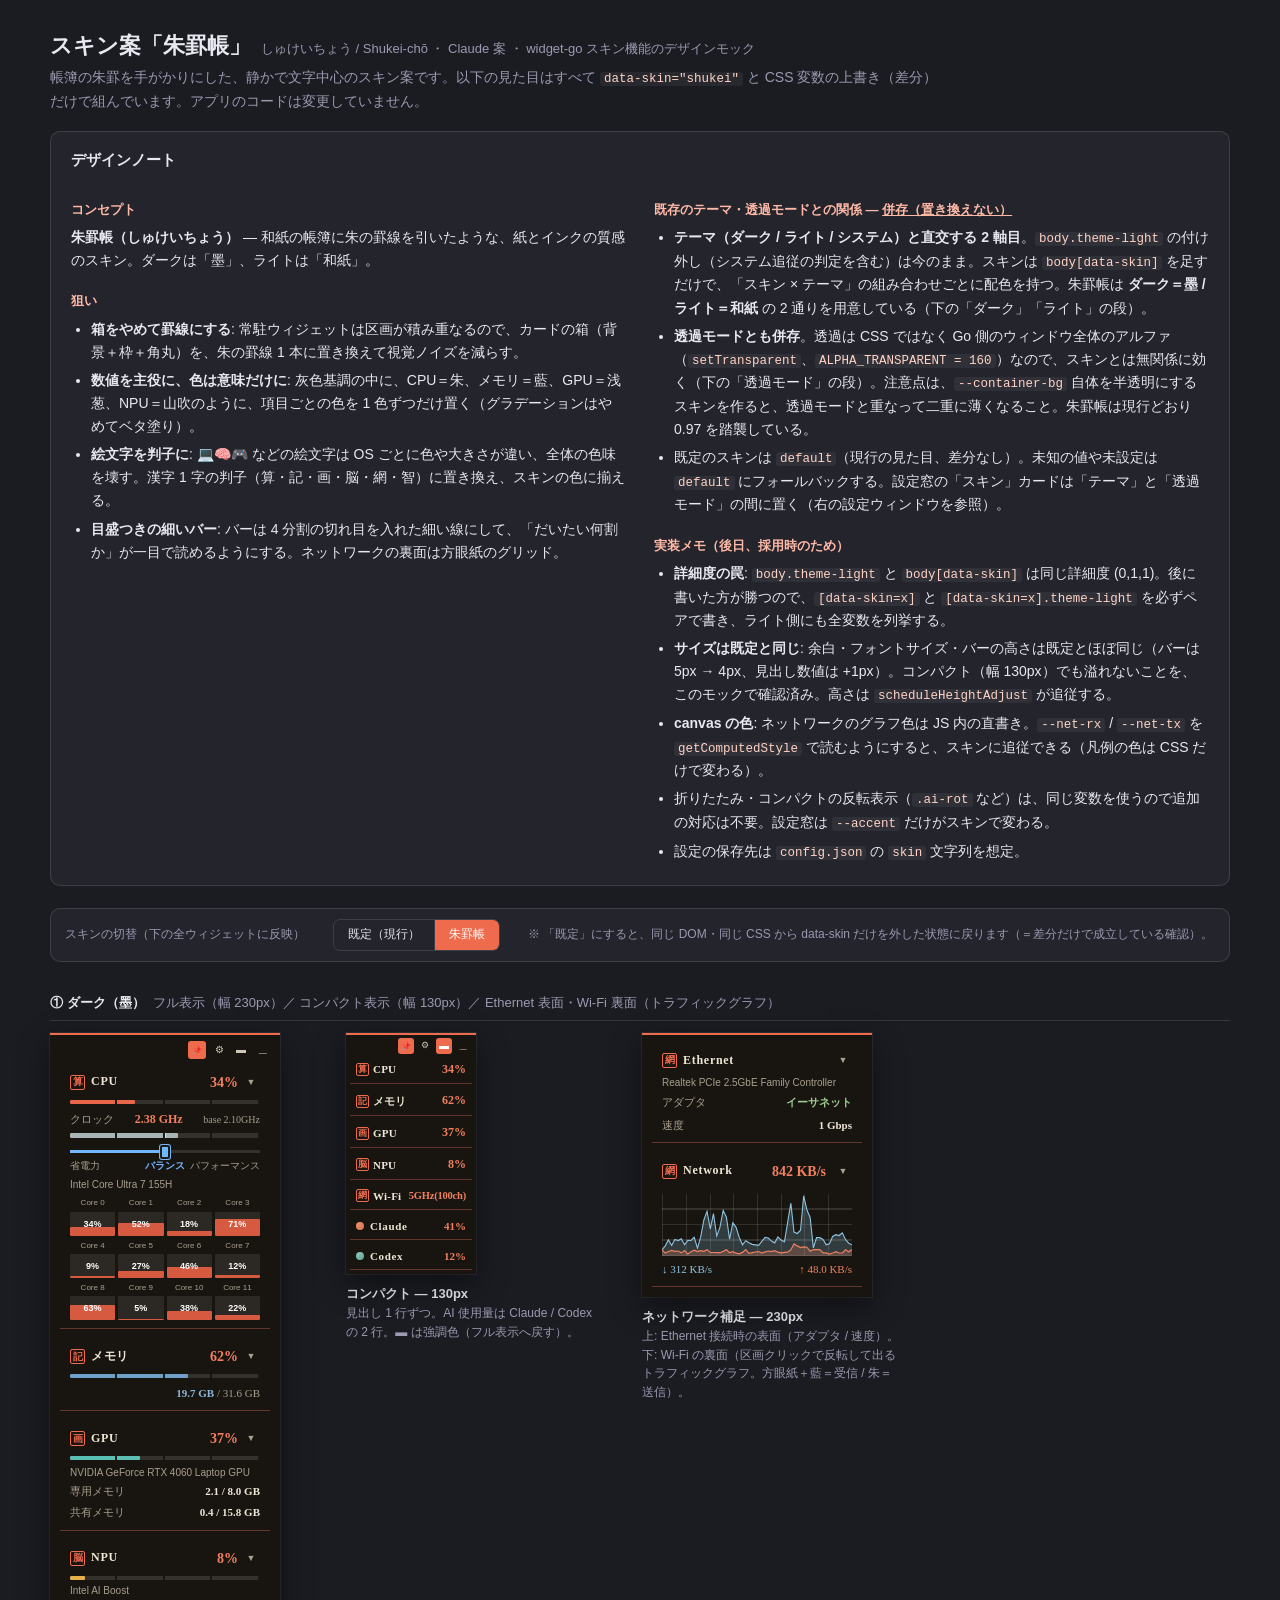
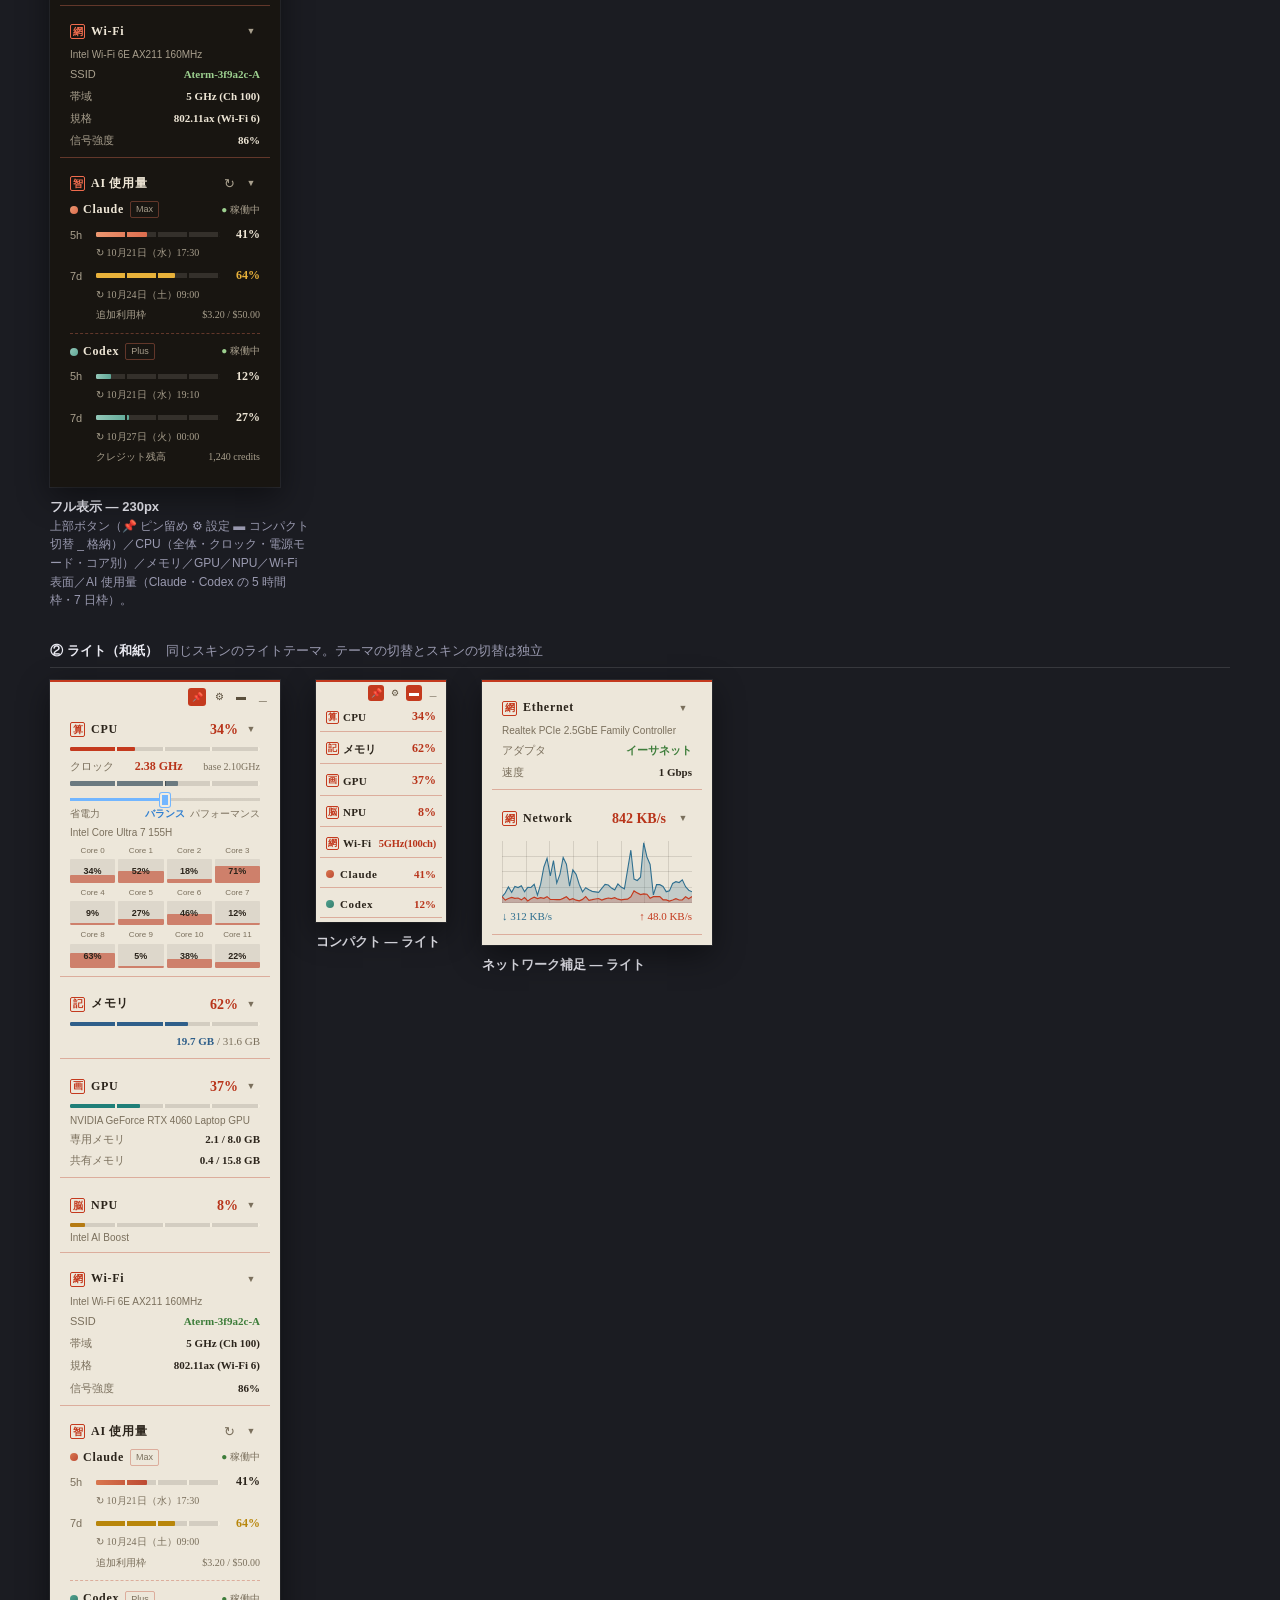
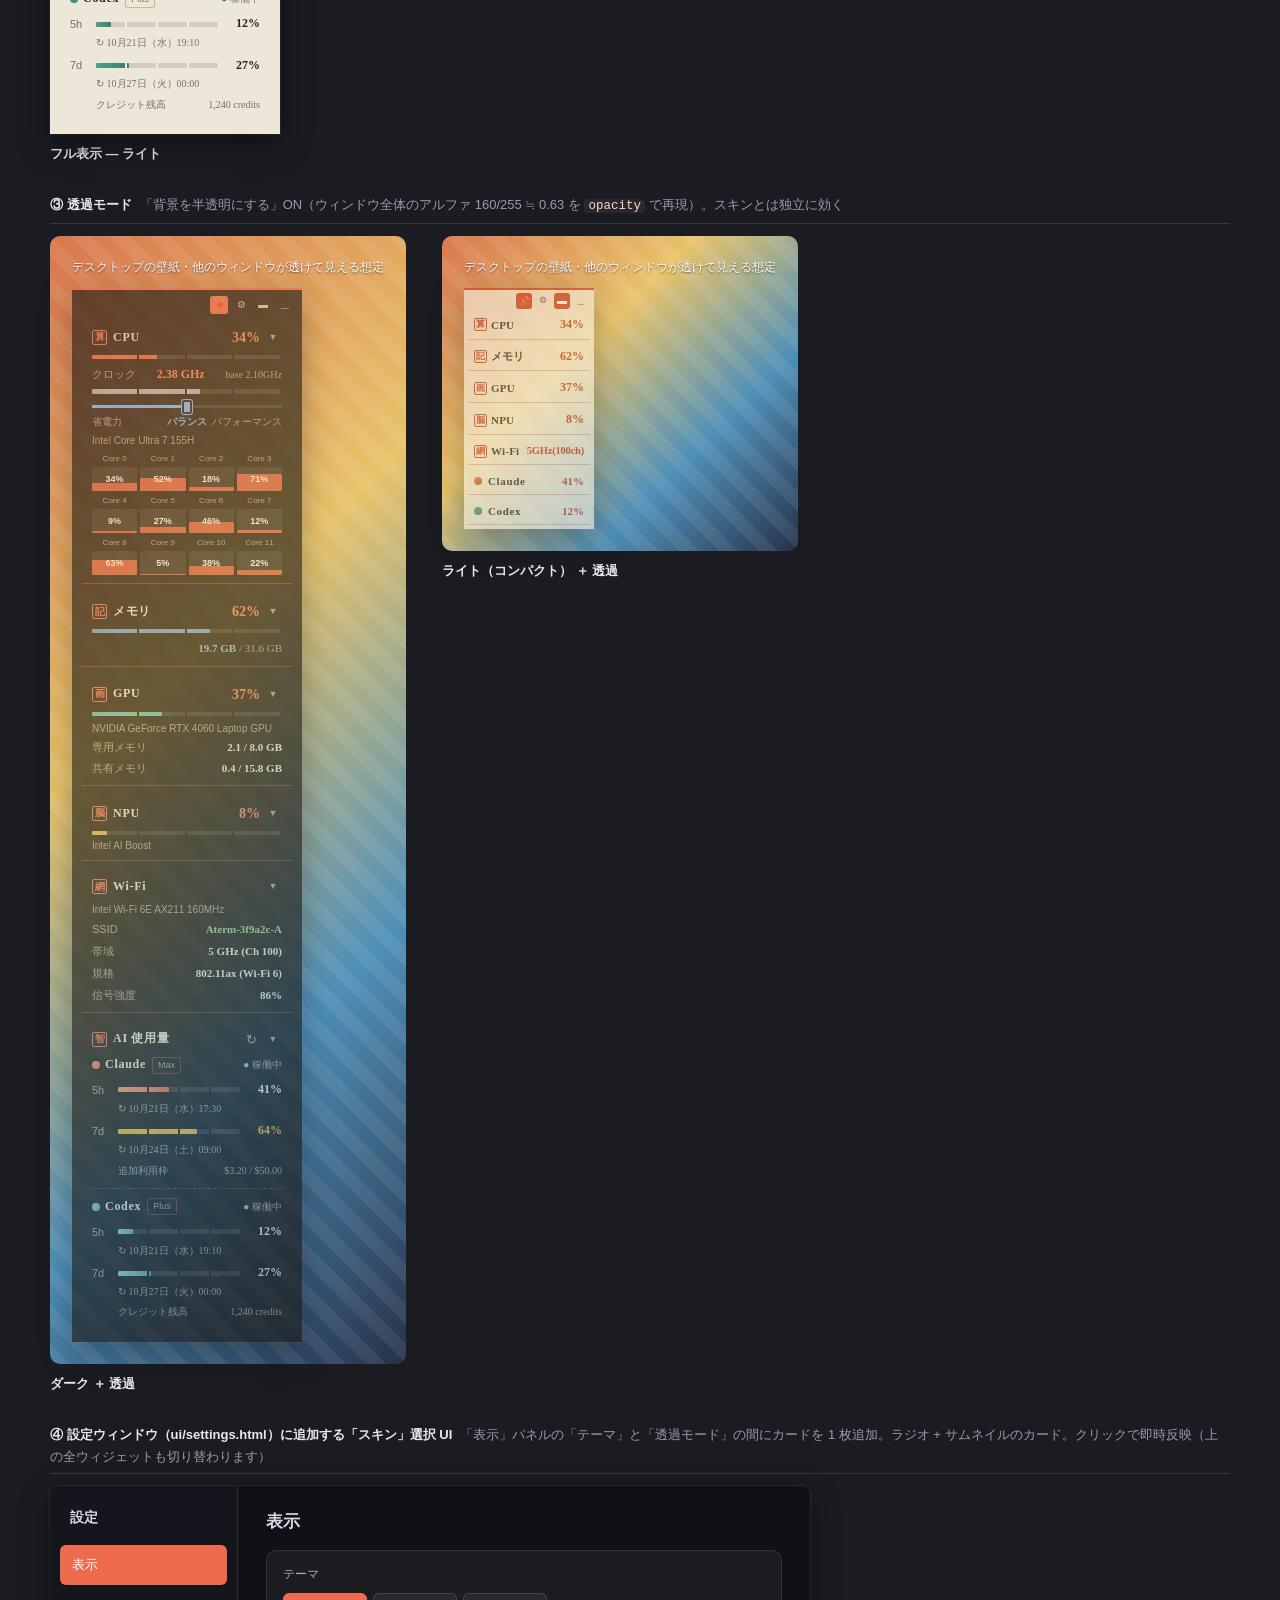
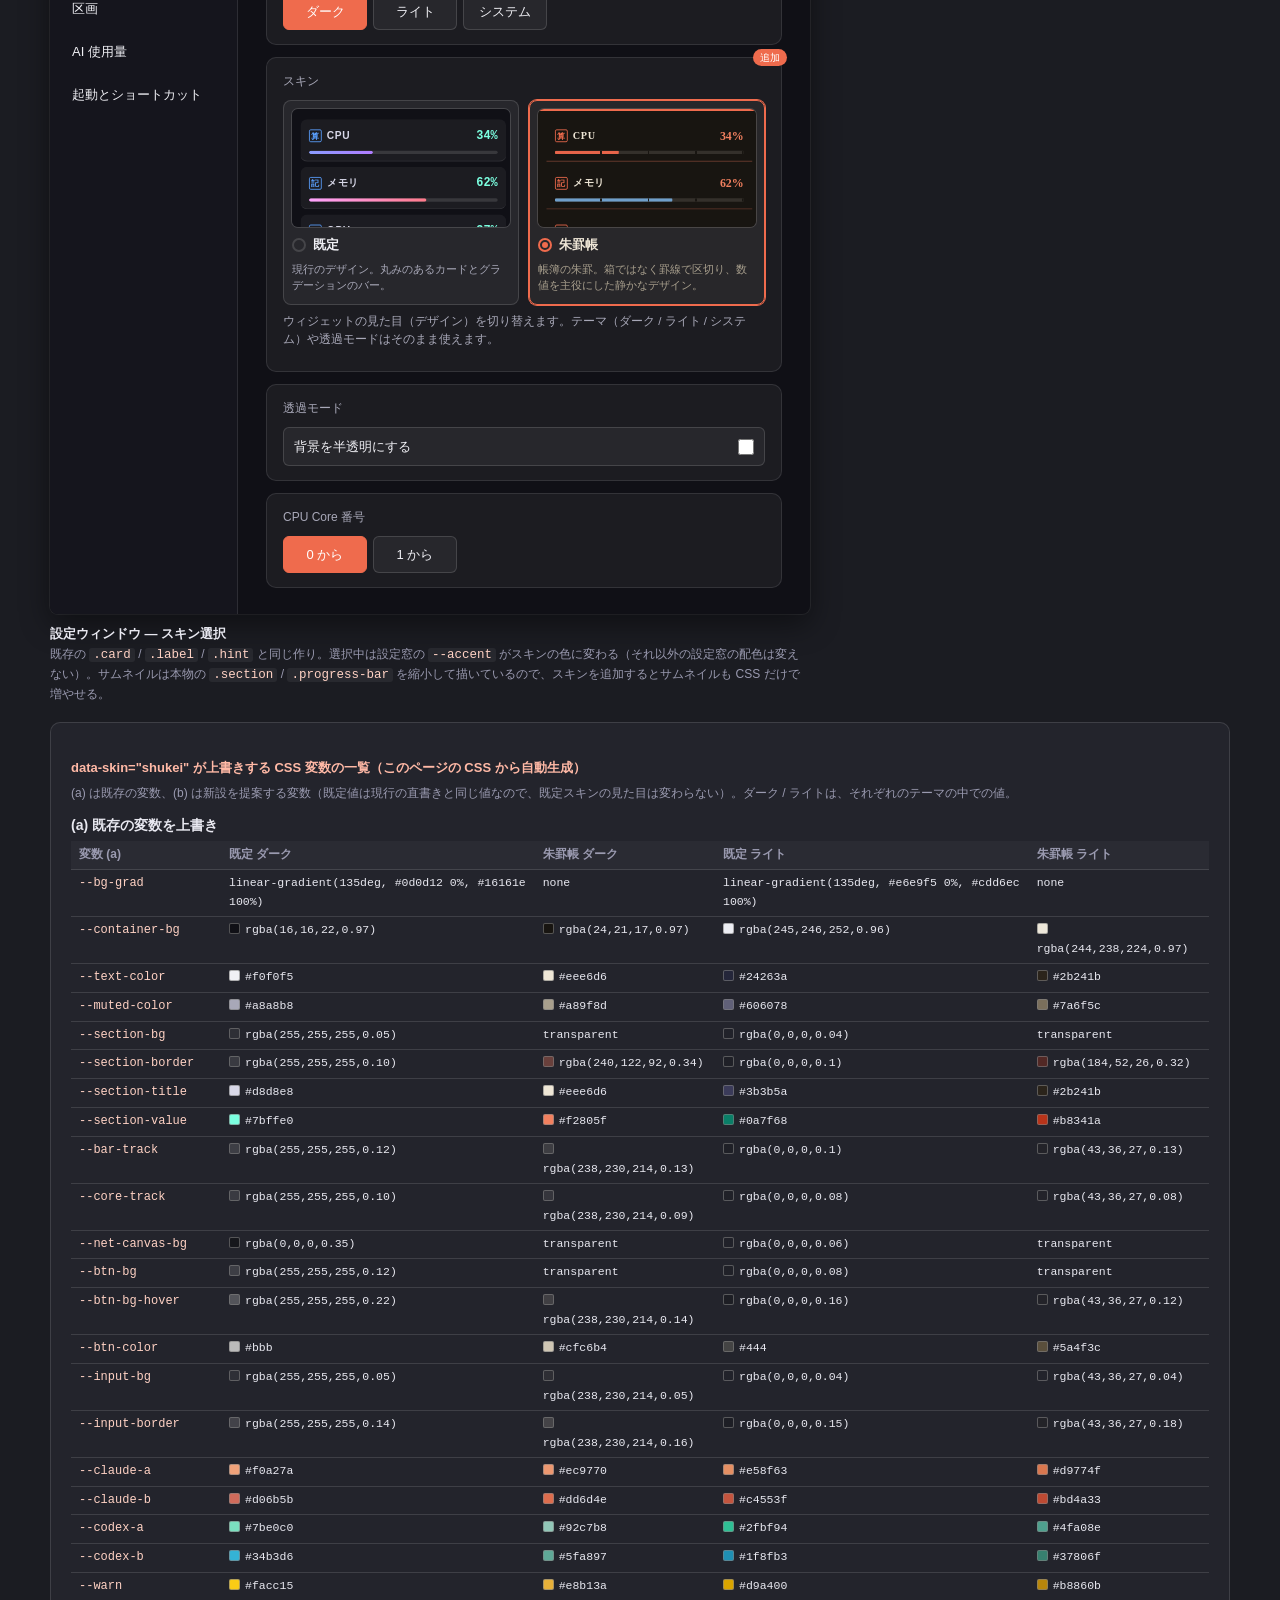
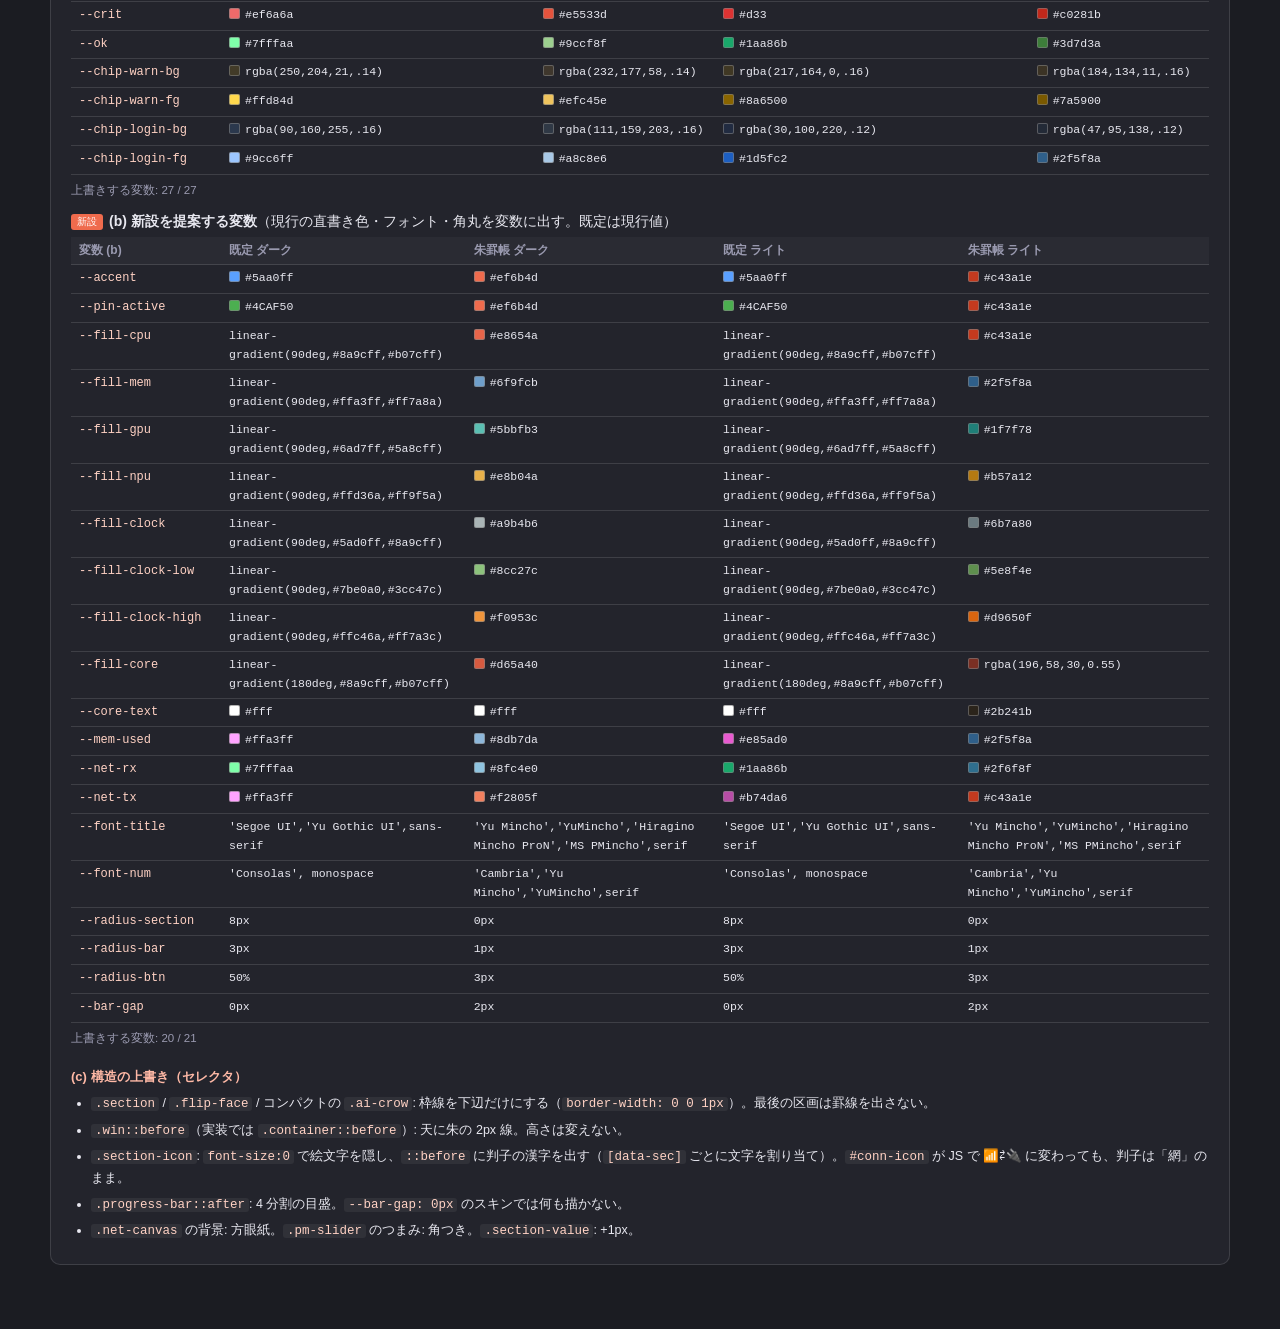
<file: docs/skins/mock-claude.html>
<!DOCTYPE html>
<html lang="ja">
<head>
<meta charset="UTF-8">
<meta name="viewport" content="width=device-width, initial-scale=1.0">
<title>スキン案「朱罫帳」モックアップ - システムモニター</title>
<style>
/* =====================================================================
   このページ自体の見た目（モックの枠組み。実装には持ち込まない）
   ===================================================================== */
:root { --page-bg:#1b1c22; --page-fg:#e8e8f0; --page-muted:#9a9ab0; --page-line:rgba(255,255,255,.12); --page-card:#23242c; }
.pg, .pg * { box-sizing:border-box; }
html, body { margin:0; }
body { background:var(--page-bg); color:var(--page-fg); font-family:'Segoe UI','Yu Gothic UI',sans-serif; font-size:14px; line-height:1.65; padding:28px 28px 80px; }
.pg { max-width:1180px; margin:0 auto; }
.pg h1 { font-size:22px; font-weight:600; margin:0 0 2px; }
.pg h1 small { font-size:13px; font-weight:400; color:var(--page-muted); margin-left:10px; }
.pg h2 { font-size:15px; font-weight:600; margin:0 0 8px; }
.pg h3 { font-size:13px; font-weight:600; margin:18px 0 6px; color:#ffb9a6; }
.pg p { margin:0 0 8px; }
.pg code { font-family:Consolas,'Cascadia Mono',monospace; font-size:12.5px; color:#ffd2c4; background:rgba(255,255,255,.06); padding:0 4px; border-radius:3px; }
.pg .lead { color:var(--page-muted); max-width:900px; }
.note { margin-top:18px; padding:16px 20px; background:var(--page-card); border:1px solid var(--page-line); border-radius:10px; }
.note ul { margin:0 0 6px; padding-left:20px; }
.note li { margin-bottom:5px; }
.note .cols { display:grid; grid-template-columns:repeat(auto-fit,minmax(320px,1fr)); gap:4px 28px; }
.badge { display:inline-block; font-size:11px; padding:0 8px; border-radius:9px; background:#ef6b4d; color:#fff; line-height:18px; vertical-align:1px; margin-right:6px; }
.toolbar { display:flex; flex-wrap:wrap; gap:14px 28px; align-items:center; margin:22px 0 26px; padding:10px 14px; background:var(--page-card); border:1px solid var(--page-line); border-radius:10px; position:sticky; top:8px; z-index:50; }
.toolbar > span { font-size:12px; color:var(--page-muted); }
.seg { display:inline-flex; border:1px solid var(--page-line); border-radius:7px; overflow:hidden; }
.seg button { background:transparent; color:var(--page-fg); border:0; padding:5px 14px; font:inherit; font-size:12px; cursor:pointer; border-right:1px solid var(--page-line); }
.seg button:last-child { border-right:0; }
.seg button:hover { background:rgba(255,255,255,.08); }
.seg button.on { background:#ef6b4d; color:#fff; }
.stage-title { font-size:13px; color:var(--page-muted); margin:30px 0 12px; padding-bottom:6px; border-bottom:1px solid var(--page-line); }
.stage-title b { color:var(--page-fg); font-weight:600; margin-right:8px; }
.stage { display:flex; flex-wrap:wrap; gap:30px 36px; align-items:flex-start; }
figure { margin:0; display:flex; flex-direction:column; gap:10px; }
figcaption { font-size:12px; color:var(--page-muted); max-width:260px; line-height:1.55; }
figcaption b { display:block; color:var(--page-fg); font-size:13px; font-weight:600; }
.backdrop { padding:22px; border-radius:10px; background:
    repeating-linear-gradient(45deg, rgba(255,255,255,.07) 0 14px, transparent 14px 28px),
    linear-gradient(135deg,#d9774e 0%,#e8c36a 38%,#4f8fb8 70%,#26324a 100%); }
.backdrop .wp-text { color:#fff; font-size:12px; margin:0 0 10px; text-shadow:0 1px 2px rgba(0,0,0,.55); }
.tbl { width:100%; border-collapse:collapse; font-size:12px; margin:4px 0 14px; }
.tbl th, .tbl td { text-align:left; padding:4px 8px; border-bottom:1px solid var(--page-line); vertical-align:top; }
.tbl th { color:var(--page-muted); font-weight:600; background:rgba(255,255,255,.03); }
.tbl td.v { font-family:Consolas,'Cascadia Mono',monospace; color:#ffd2c4; white-space:nowrap; }
.tbl td.val { font-family:Consolas,'Cascadia Mono',monospace; font-size:11.5px; }
.sw { display:inline-block; width:11px; height:11px; border-radius:2px; border:1px solid rgba(128,128,128,.6); vertical-align:-1px; margin-right:5px; }
.tag-new { display:inline-block; font-size:10px; padding:0 6px; border-radius:3px; background:#ef6b4d; color:#fff; margin-left:6px; line-height:16px; vertical-align:1px; }

/* =====================================================================
   ここから widget-go (ui/index.html) の CSS を転記。
   読み替え: body + .container → .win / body.theme-light → .win.theme-light
            （.compact は .win.compact に付くのでそのまま）
   DOM・クラス名は ui/index.html の実物と同じ。
   ★ (b) の印が付いた行が、既存の直書き値を CSS 変数に出した箇所（既定の値は現行と同一）。
   ===================================================================== */
.win, .thumb {
    --bg-grad: linear-gradient(135deg, #0d0d12 0%, #16161e 100%);
    --container-bg: rgba(16,16,22,0.97);
    --text-color: #f0f0f5;
    --muted-color: #a8a8b8;
    --section-bg: rgba(255,255,255,0.05);
    --section-border: rgba(255,255,255,0.10);
    --section-title: #d8d8e8;
    --section-value: #7bffe0;
    --bar-track: rgba(255,255,255,0.12);
    --core-track: rgba(255,255,255,0.10);
    --net-canvas-bg: rgba(0,0,0,0.35);
    --btn-bg: rgba(255,255,255,0.12);
    --btn-bg-hover: rgba(255,255,255,0.22);
    --btn-color: #bbb;
    --input-bg: rgba(255,255,255,0.05);
    --input-border: rgba(255,255,255,0.14);
    --claude-a:#f0a27a; --claude-b:#d06b5b; --codex-a:#7be0c0; --codex-b:#34b3d6;
    --warn:#facc15; --crit:#ef6a6a; --ok:#7fffaa; --chip-warn-bg:rgba(250,204,21,.14); --chip-warn-fg:#ffd84d;
    --chip-login-bg:rgba(90,160,255,.16); --chip-login-fg:#9cc6ff;
    /* (b) 新設 --------------------------------------------------------- */
    --accent:#5aa0ff;                 /* .compact-btn.expanded / .ai-act（現行は #5aa0ff 直書き）。設定窓の --accent と同名 */
    --accent-fg:#fff;
    --pin-active:#4CAF50;             /* .pin-btn.active */
    --fill-cpu:linear-gradient(90deg,#8a9cff,#b07cff);
    --fill-mem:linear-gradient(90deg,#ffa3ff,#ff7a8a);
    --fill-gpu:linear-gradient(90deg,#6ad7ff,#5a8cff);
    --fill-npu:linear-gradient(90deg,#ffd36a,#ff9f5a);
    --fill-clock:linear-gradient(90deg,#5ad0ff,#8a9cff);
    --fill-clock-low:linear-gradient(90deg,#7be0a0,#3cc47c);
    --fill-clock-high:linear-gradient(90deg,#ffc46a,#ff7a3c);
    --fill-core:linear-gradient(180deg,#8a9cff,#b07cff);
    --core-text:#fff;
    --mem-used:#ffa3ff;               /* .memory-details .used */
    --net-rx:#7fffaa;                 /* 凡例・グラフ線（canvas は JS 内に直書き → getComputedStyle で読む） */
    --net-tx:#ffa3ff;
    --font-title:'Segoe UI','Yu Gothic UI',sans-serif;
    --font-num:'Consolas', monospace;
    --radius-section:8px;
    --radius-bar:3px;
    --radius-btn:50%;
    --bar-gap:0px;                    /* 目盛（4 分割の切れ目）の幅。0 なら従来どおり */
}
.win.theme-light, .thumb.theme-light {
    --bg-grad: linear-gradient(135deg, #e6e9f5 0%, #cdd6ec 100%);
    --container-bg: rgba(245,246,252,0.96);
    --text-color: #24263a;
    --muted-color: #606078;
    --section-bg: rgba(0,0,0,0.04);
    --section-border: rgba(0,0,0,0.1);
    --section-title: #3b3b5a;
    --section-value: #0a7f68;
    --bar-track: rgba(0,0,0,0.1);
    --core-track: rgba(0,0,0,0.08);
    --net-canvas-bg: rgba(0,0,0,0.06);
    --btn-bg: rgba(0,0,0,0.08);
    --btn-bg-hover: rgba(0,0,0,0.16);
    --btn-color: #444;
    --input-bg: rgba(0,0,0,0.04);
    --input-border: rgba(0,0,0,0.15);
    --claude-a:#e58f63; --claude-b:#c4553f; --codex-a:#2fbf94; --codex-b:#1f8fb3;
    --warn:#d9a400; --crit:#d33; --ok:#1aa86b; --chip-warn-bg:rgba(217,164,0,.16); --chip-warn-fg:#8a6500;
    --chip-login-bg:rgba(30,100,220,.12); --chip-login-fg:#1d5fc2;
    --mem-used:#e85ad0;
    --net-rx:#1aa86b;
    --net-tx:#b74da6;
}
.win { width:230px; background:var(--container-bg); color:var(--text-color); padding:30px 10px 10px 10px; position:relative;
       font-family:'Segoe UI','Yu Gothic UI',sans-serif; font-size:13px; user-select:none; cursor:default;
       box-shadow:0 10px 30px rgba(0,0,0,.45), 0 0 0 1px rgba(255,255,255,.08); }
.win.compact { width:130px; padding:23px 4px 4px 4px; }
.win * { margin:0; padding:0; box-sizing:border-box; }
.top-btns { position: absolute; top: 8px; right: 8px; display: flex; gap: 4px; z-index: 100; }
.top-btn { width: 18px; height: 18px; border-radius: var(--radius-btn); border: none; cursor: pointer; display: flex; align-items: center; justify-content: center; font-size: 10px; transition: all 0.2s; }
.tray-btn { background: var(--btn-bg); color: var(--btn-color); font-size: 14px; line-height: 1; padding: 0 0 5px 0; font-weight: 700; }
.pin-btn { background: var(--btn-bg); color: var(--btn-color); font-size: 9px; }
.pin-btn.active { background: var(--pin-active); color: #fff; }
.settings-btn, .compact-btn { background: var(--btn-bg); color: var(--btn-color); font-size: 10px; line-height: 1; }
.compact-btn.expanded { background: var(--accent); color: var(--accent-fg); font-size: 11px; }
.compact .top-btns { top: 5px; right: 5px; gap: 3px; }
.compact .top-btn { width: 16px; height: 16px; font-size: 9px; }
.compact .tray-btn { font-size: 12px; padding: 0 0 4px 0; }
.compact .compact-btn.expanded { font-size: 10px; }
.compact .section { padding: 4px 6px; margin-bottom: 3px; }
.compact .wifi-section { padding: 0; }
.compact .flip-card > .flip-face { padding: 4px 6px; }
.compact .section-header { margin-bottom: 0; }
.compact .section-icon { font-size: 12px; margin-right: 3px; }
.compact .section-title { font-size: 11px; }
.compact .section-value { font-size: 11px; }
.compact .model-name, .compact .cores-container, .compact .cpu-progress, .compact .mem-progress, .compact .memory-details,
.compact .wifi-info, .compact .gpu-progress, .compact .npu-progress, .compact .accel-info { display: none; }
.compact .wifi-compact-value { display: inline; }
.section { background: var(--section-bg); border-radius: var(--radius-section); padding: 8px 10px; margin-bottom: 8px; border: 1px solid var(--section-border); }
.section:last-child, .section.last-visible { margin-bottom: 0; }
.section-header { display: flex; align-items: center; margin-bottom: 6px; }
.section-icon { font-size: 14px; margin-right: 6px; }
.section-title { font-size: 12px; font-weight: 600; flex-grow: 1; min-width: 0; overflow: hidden; text-overflow: ellipsis; white-space: nowrap; color: var(--section-title); font-family: var(--font-title); }
.section-value { color: var(--section-value); font-size: 13px; font-weight: 700; font-family: var(--font-num); flex-shrink: 0; margin-left: auto; }
.compact .section-title[data-compact] { font-size: 0; }
.compact .section-title[data-compact]::before { content: attr(data-compact); font-size: 11px; font-weight: 600; }
.model-name { font-size: 10px; line-height: 1.3; color: var(--muted-color); white-space: nowrap; overflow: hidden; text-overflow: ellipsis; }
.cpu-model { margin-bottom: 2px; }
.npu-model { margin-top: 4px; }
.progress-bar { position: relative; height: 5px; background: var(--bar-track); border-radius: var(--radius-bar); overflow: hidden; margin-bottom: 6px; }
.progress-fill { height: 100%; border-radius: var(--radius-bar); transition: width 0.3s ease; }
.cpu-fill { background: var(--fill-cpu); }
.memory-fill { background: var(--fill-mem); }
.clock-row { display:flex; align-items:baseline; justify-content:space-between; gap:4px; margin-bottom:4px; }
.clock-label { color: var(--muted-color); font-size:11px; white-space:nowrap; }
.clock-value { color: var(--section-value); font-size:12px; font-weight:700; font-family:var(--font-num); white-space:nowrap; }
.clock-base { color: var(--muted-color); font-size:10px; font-family:var(--font-num); white-space:nowrap; }
.clock-fill { background: var(--fill-clock); }
.clock-fill.clk-low { background: var(--fill-clock-low); }
.clock-fill.clk-high { background: var(--fill-clock-high); }
.clock-base-marker { position:absolute; top:0; bottom:0; width:1px; background:rgba(255,255,255,0.55); }
.theme-light .clock-base-marker { background:rgba(0,0,0,0.35); }
.power-mode { margin-bottom:6px; --pm-color:#72b6ff; --pm-text:#72b6ff; --pm-fill:0%; }
.power-mode.pm-saver { --pm-color:#5bd28e; --pm-text:#5bd28e; }
.power-mode.pm-balanced { --pm-color:#72b6ff; --pm-text:#72b6ff; }
.power-mode.pm-best { --pm-color:#ff9f53; --pm-text:#ff9f53; }
.theme-light .power-mode.pm-saver { --pm-text:#12905a; }
.theme-light .power-mode.pm-balanced { --pm-text:#2f7fd0; }
.theme-light .power-mode.pm-best { --pm-text:#d9650f; }
.pm-slider { -webkit-appearance:none; appearance:none; display:block; width:100%; height:14px; margin:0; background:transparent; cursor:pointer; }
.pm-slider:focus { outline:none; }
.pm-slider::-webkit-slider-runnable-track { height:4px; border-radius:2px; background:linear-gradient(to right, var(--pm-color) var(--pm-fill), var(--bar-track) var(--pm-fill)); }
.pm-slider::-webkit-slider-thumb { -webkit-appearance:none; width:14px; height:14px; margin-top:-5px; border-radius:50%; background:var(--pm-color); border:2px solid var(--container-bg); box-shadow:0 0 0 1px var(--pm-color); }
.pm-labels { display:grid; grid-template-columns:minmax(0,1fr) auto minmax(0,1fr); margin-top:1px; }
.pm-labels span:first-child { justify-self:start; }
.pm-labels span:last-child { justify-self:end; }
.pm-labels span { max-width:100%; overflow:hidden; text-overflow:ellipsis; font-size:10px; line-height:1.3; white-space:nowrap; color:var(--muted-color); cursor:pointer; }
.pm-labels span.active { color:var(--pm-text); font-weight:700; }
.compact .power-mode, .compact .clock-row, .compact .clock-progress { display:none; }
.cores-container { display: grid; grid-template-columns: repeat(4,1fr); gap: 3px; margin-top: 5px; }
.core-item { text-align: center; }
.core-label { color: var(--muted-color); font-size:8px; display:block; margin-bottom:2px; }
.core-bar-container { height:24px; background: var(--core-track); border-radius:3px; position:relative; overflow:hidden; }
.core-bar { position:absolute; bottom:0; width:100%; background:var(--fill-core); border-radius:3px; }
.core-value { display:block; text-align:center; color:var(--core-text); font-size:9px; font-weight:600; line-height:24px; height:24px; margin-top:-24px; position:relative; text-shadow:0 1px 2px rgba(0,0,0,0.6); pointer-events:none; }
.theme-light .core-value { text-shadow:0 1px 2px rgba(0,0,0,0.35); }
.memory-details { text-align:right; font-size:11px; color: var(--muted-color); font-family:var(--font-num); }
.memory-details .used { color:var(--mem-used); font-weight:600; }
.wifi-info { display:flex; flex-direction:column; gap:4px; }
.wifi-row { display:flex; justify-content:space-between; align-items:center; }
.wifi-label { color: var(--muted-color); font-size:11px; }
.wifi-value { color: var(--text-color); font-size:11px; font-weight:600; font-family:var(--font-num); }
.wifi-connected { color:var(--ok); }
.wifi-compact-value { display:none; }
.accel-section .section-title, .accel-section .section-value { white-space:nowrap; }
.gpu-fill { background: var(--fill-gpu); }
.npu-fill { background: var(--fill-npu); }
.npu-progress { margin-bottom: 0; }
.accel-info { display:flex; flex-direction:column; gap:3px; }
.accel-info .wifi-row { gap:6px; }
.accel-info .wifi-label, .accel-info .wifi-value { white-space:nowrap; }
.wifi-section { background:transparent; border:none; padding:0; }
.flip-card { display:grid; }
.flip-card > .flip-face { grid-area:1 / 1; background: var(--section-bg); border:1px solid var(--section-border); border-radius:var(--radius-section); padding:8px 10px; }
.flip-card > .flip-back { display:flex; flex-direction:column; min-height:104px; }
.wifi-wireless-only { }
.wifi-ethernet-only { display:none; }
.wifi-section.ethernet-mode .wifi-wireless-only { display:none; }
.wifi-section.ethernet-mode .wifi-ethernet-only { display:flex; }
.net-peak-toggle { padding:1px 4px; border-radius:4px; }
.compact .net-peak-toggle { margin-right:-4px; }
.net-canvas { width:100%; flex:1 1 0; min-height:30px; display:block; margin-top:4px; background: var(--net-canvas-bg); border-radius:4px; }
.net-legend { display:flex; justify-content:space-between; margin-top:4px; font-size:11px; font-family:var(--font-num); }
.net-leg-rx { color:var(--net-rx); }
.net-leg-tx { color:var(--net-tx); }
.chev { margin-left:4px; width:18px; height:18px; flex:none; border:0; border-radius:50%; background:transparent; color:var(--muted-color); font-size:9px; line-height:1; display:flex; align-items:center; justify-content:center; padding:0; }
.compact .chev { display:none; }
/* AI 使用量 */
.ai-compact { display:none; }
.compact .ai-section { background:transparent; border:none; padding:0; }
.compact .ai-section > .section-header, .compact .ai-section .sec-body { display:none; }
.compact .ai-section .ai-compact { display:flex; flex-direction:column; gap:3px; margin-top:0; }
.compact .ai-section .ai-crow { background:var(--section-bg); border:1px solid var(--section-border); padding:4px 6px; }
.ai-crow { display:flex; align-items:center; background:var(--section-bg); border:1px solid var(--section-border); border-radius:var(--radius-section); padding:4px 6px; }
.ai-crow i { width:8px; height:8px; border-radius:50%; flex:none; margin-right:6px; }
.ai-crow.claude i { background:linear-gradient(135deg,var(--claude-a),var(--claude-b)); }
.ai-crow.codex i { background:linear-gradient(135deg,var(--codex-a),var(--codex-b)); }
.ai-cname { font-size:11px; font-weight:600; color:var(--section-title); font-family:var(--font-title); flex-grow:1; min-width:0; overflow:hidden; text-overflow:ellipsis; white-space:nowrap; }
.ai-cval { font-size:11px; font-weight:700; font-family:var(--font-num); color:var(--section-value); flex-shrink:0; margin-left:auto; }
.ai-cval.warn { color:var(--warn); } .ai-cval.crit { color:var(--crit); }
.ai-refresh { margin-left:4px; width:18px; height:18px; flex:none; border:0; border-radius:50%; background:transparent; color:var(--muted-color); font-size:13px; line-height:1; display:flex; align-items:center; justify-content:center; padding:0; }
.compact .ai-refresh { display:none; }
.pct.warn { color:var(--warn); } .pct.crit { color:var(--crit); }
.prov + .prov { margin-top:9px; padding-top:8px; border-top:1px dashed var(--section-border); }
.prov-head { display:flex; align-items:center; gap:6px; margin-bottom:5px; }
.prov-name { font-size:12px; font-weight:700; display:flex; align-items:center; gap:5px; font-family:var(--font-title); }
.prov-name i { width:8px; height:8px; border-radius:50%; display:inline-block; }
.claude .prov-name i { background:linear-gradient(135deg,var(--claude-a),var(--claude-b)); }
.codex .prov-name i { background:linear-gradient(135deg,var(--codex-a),var(--codex-b)); }
.plan { font-size:9px; padding:0 5px; border-radius:8px; border:1px solid var(--section-border); color:var(--muted-color); line-height:15px; white-space:nowrap; }
.prov-state { margin-left:auto; font-size:10px; color:var(--muted-color); white-space:nowrap; }
.prov-state.ok::before { content:'● '; color:var(--ok); }
.wrow { display:grid; grid-template-columns:20px 1fr 34px; align-items:center; column-gap:6px; }
.wrow .lab { font-size:11px; color:var(--muted-color); }
.wrow .progress-bar { margin:0; height:6px; }
.wrow .pct { text-align:right; font-family:var(--font-num); font-size:12px; font-weight:700; }
.wreset { font-size:10px; color:var(--muted-color); padding-left:26px; margin:1px 0 4px; font-family:var(--font-num); white-space:nowrap; overflow:hidden; text-overflow:ellipsis; }
.claude .progress-fill { background:linear-gradient(90deg,var(--claude-a),var(--claude-b)); }
.codex .progress-fill { background:linear-gradient(90deg,var(--codex-a),var(--codex-b)); }
.progress-fill.warn { background:var(--warn) !important; }
.progress-fill.crit { background:var(--crit) !important; }
.extra { font-size:10px; color:var(--muted-color); padding-left:26px; display:flex; justify-content:space-between; font-family:var(--font-num); margin-bottom:2px; gap:6px; }

/* =====================================================================
   ★★★ スキン「朱罫帳」(data-skin="shukei") — ここから下が実装に移す差分 ★★★
   実装では [data-skin="shukei"] を body に付ける（このモックでは .win と設定窓に付ける）。
   body.theme-light と同じ詳細度で競るため、必ず「ダーク」「ライト」のペアで書く。
   ===================================================================== */

/* ---- (a) 既存変数の上書き + (b) 新設変数 : ダーク（墨） ---- */
[data-skin="shukei"] {
    --bg-grad: none;
    --container-bg: rgba(24,21,17,0.97);
    --text-color: #eee6d6;
    --muted-color: #a89f8d;
    --section-bg: transparent;
    --section-border: rgba(240,122,92,0.34);
    --section-title: #eee6d6;
    --section-value: #f2805f;
    --bar-track: rgba(238,230,214,0.13);
    --core-track: rgba(238,230,214,0.09);
    --net-canvas-bg: transparent;
    --btn-bg: transparent;
    --btn-bg-hover: rgba(238,230,214,0.14);
    --btn-color: #cfc6b4;
    --input-bg: rgba(238,230,214,0.05);
    --input-border: rgba(238,230,214,0.16);
    --claude-a:#ec9770; --claude-b:#dd6d4e; --codex-a:#92c7b8; --codex-b:#5fa897;
    --warn:#e8b13a; --crit:#e5533d; --ok:#9ccf8f;
    --chip-warn-bg:rgba(232,177,58,.14); --chip-warn-fg:#efc45e;
    --chip-login-bg:rgba(111,159,203,.16); --chip-login-fg:#a8c8e6;
    --accent:#ef6b4d; --accent-fg:#fff;
    --pin-active:#ef6b4d;
    --fill-cpu:#e8654a;
    --fill-mem:#6f9fcb;
    --fill-gpu:#5bbfb3;
    --fill-npu:#e8b04a;
    --fill-clock:#a9b4b6;
    --fill-clock-low:#8cc27c;
    --fill-clock-high:#f0953c;
    --fill-core:#d65a40;
    --core-text:#fff;
    --mem-used:#8db7da;
    --net-rx:#8fc4e0;
    --net-tx:#f2805f;
    --font-title:'Yu Mincho','YuMincho','Hiragino Mincho ProN','MS PMincho',serif;
    --font-num:'Cambria','Yu Mincho','YuMincho',serif;
    --radius-section:0px;
    --radius-bar:1px;
    --radius-btn:3px;
    --bar-gap:2px;
}
/* ---- 同 : ライト（和紙）。.win.theme-light(0,2,0) に勝つため同じ詳細度で後ろに置く ---- */
[data-skin="shukei"].theme-light {
    --bg-grad: none;
    --container-bg: rgba(244,238,224,0.97);
    --text-color: #2b241b;
    --muted-color: #7a6f5c;
    --section-bg: transparent;
    --section-border: rgba(184,52,26,0.32);
    --section-title: #2b241b;
    --section-value: #b8341a;
    --bar-track: rgba(43,36,27,0.13);
    --core-track: rgba(43,36,27,0.08);
    --net-canvas-bg: transparent;
    --btn-bg: transparent;
    --btn-bg-hover: rgba(43,36,27,0.12);
    --btn-color: #5a4f3c;
    --input-bg: rgba(43,36,27,0.04);
    --input-border: rgba(43,36,27,0.18);
    --claude-a:#d9774f; --claude-b:#bd4a33; --codex-a:#4fa08e; --codex-b:#37806f;
    --warn:#b8860b; --crit:#c0281b; --ok:#3d7d3a;
    --chip-warn-bg:rgba(184,134,11,.16); --chip-warn-fg:#7a5900;
    --chip-login-bg:rgba(47,95,138,.12); --chip-login-fg:#2f5f8a;
    --accent:#c43a1e; --accent-fg:#fff;
    --pin-active:#c43a1e;
    --fill-cpu:#c43a1e;
    --fill-mem:#2f5f8a;
    --fill-gpu:#1f7f78;
    --fill-npu:#b57a12;
    --fill-clock:#6b7a80;
    --fill-clock-low:#5e8f4e;
    --fill-clock-high:#d9650f;
    --fill-core:rgba(196,58,30,0.55);
    --core-text:#2b241b;
    --mem-used:#2f5f8a;
    --net-rx:#2f6f8f;
    --net-tx:#c43a1e;
    --font-title:'Yu Mincho','YuMincho','Hiragino Mincho ProN','MS PMincho',serif;
    --font-num:'Cambria','Yu Mincho','YuMincho',serif;
    --radius-section:0px;
    --radius-bar:1px;
    --radius-btn:3px;
    --bar-gap:2px;
}

/* ---- (c) 構造の上書き（最小限）---- */
/* 1) カードの箱をやめて、朱の罫線で区切る */
[data-skin="shukei"] .section { border-width:0 0 1px; }
[data-skin="shukei"] .section:last-child, [data-skin="shukei"] .section.last-visible { border-bottom-color:transparent; }
[data-skin="shukei"] .flip-card > .flip-face { border-width:0 0 1px; }
[data-skin="shukei"].compact .ai-section .ai-crow { border-width:0 0 1px; }
/* 2) 天に朱の一本線（コンテナ内側。高さは変えない） */
.win[data-skin="shukei"]::before, .thumb[data-skin="shukei"]::before { content:''; position:absolute; top:0; left:0; right:0; height:2px; background:var(--accent); z-index:101; }
/* 3) 絵文字アイコン → 判子（漢字 1 字）。幅は絵文字とほぼ同じで、コンパクトでも溢れない */
[data-skin="shukei"] .section-icon { font-size:0; width:15px; height:15px; flex:none; display:inline-flex; align-items:center; justify-content:center;
    border:1px solid var(--accent); border-radius:2px; color:var(--accent); margin-right:6px; }
[data-skin="shukei"].compact .section-icon { width:13px; height:13px; margin-right:4px; }
[data-skin="shukei"] .section-icon::before { content:'印'; font-family:var(--font-title); font-size:10px; font-weight:700; line-height:1; }
[data-skin="shukei"].compact .section-icon::before { font-size:9px; }
[data-skin="shukei"] [data-sec="cpu"] .section-icon::before { content:'算'; }
[data-skin="shukei"] [data-sec="memory"] .section-icon::before { content:'記'; }
[data-skin="shukei"] [data-sec="gpu"] .section-icon::before { content:'画'; }
[data-skin="shukei"] [data-sec="npu"] .section-icon::before { content:'脳'; }
[data-skin="shukei"] [data-sec="network"] .section-icon::before { content:'網'; }
[data-skin="shukei"] [data-sec="ai"] .section-icon::before { content:'智'; }
/* 4) 見出しは明朝・字間少し開け。数値は Cambria（lining + tabular） */
[data-skin="shukei"] .section-title, [data-skin="shukei"] .prov-name, [data-skin="shukei"] .ai-cname { letter-spacing:.06em; }
[data-skin="shukei"] .section-value, [data-skin="shukei"] .clock-value, [data-skin="shukei"] .clock-base, [data-skin="shukei"] .memory-details,
[data-skin="shukei"] .wrow .pct, [data-skin="shukei"] .wreset, [data-skin="shukei"] .extra, [data-skin="shukei"] .net-legend, [data-skin="shukei"] .ai-cval,
[data-skin="shukei"] .wifi-value { font-variant-numeric:lining-nums tabular-nums; }
[data-skin="shukei"] .section-value { font-size:14px; }
[data-skin="shukei"].compact .section-value { font-size:12px; }
[data-skin="shukei"].compact .section-title { letter-spacing:.02em; }
[data-skin="shukei"].compact .wifi-compact-value { font-size:10.5px; font-weight:600; letter-spacing:-.02em; }
[data-skin="shukei"].compact .section-title { margin-right:4px; }
/* 5) バーは細い罫線＋4 分割の目盛（--bar-gap が 0 のときは何も描かない） */
[data-skin="shukei"] .progress-bar::after { content:''; position:absolute; inset:0; pointer-events:none;
    background:repeating-linear-gradient(90deg, transparent 0, transparent calc(25% - var(--bar-gap)), var(--container-bg) calc(25% - var(--bar-gap)), var(--container-bg) 25%); }
[data-skin="shukei"] .progress-bar:not(.clock-progress) { height:4px; }
[data-skin="shukei"] .wrow .progress-bar { height:5px; }
/* 6) 数値の太字はやめて、細い字で静かに */
[data-skin="shukei"] .wifi-value, [data-skin="shukei"] .memory-details .used { font-weight:600; }
/* 7) ネットワーク裏面のグラフは方眼紙（罫線のグリッド） */
[data-skin="shukei"] .net-canvas { border-radius:0;
    background:
      repeating-linear-gradient(0deg, var(--bar-track) 0 1px, transparent 1px 25%),
      repeating-linear-gradient(90deg, var(--bar-track) 0 1px, transparent 1px 12.5%); }
/* 8) 電源モードのつまみは角つき（トラックの色は変えない）*/
[data-skin="shukei"] .pm-slider::-webkit-slider-thumb { border-radius:2px; width:10px; }
[data-skin="shukei"] .pm-slider::-webkit-slider-runnable-track { border-radius:0; height:3px; }
/* 9) コアの縦バー・チップの角も揃える */
[data-skin="shukei"] .core-bar-container, [data-skin="shukei"] .core-bar { border-radius:1px; }
[data-skin="shukei"] .core-value { text-shadow:none; }
[data-skin="shukei"] .plan, [data-skin="shukei"] .chip { border-radius:2px; }

/* =====================================================================
   設定ウィンドウ (ui/settings.html) の CSS を転記（.settings スコープ）+ スキン選択 UI の追加分
   ===================================================================== */
.settings { --bg:#101016; --nav-bg:#15151d; --card-bg:rgba(255,255,255,0.05); --card-border:rgba(255,255,255,0.10); --text-color:#f0f0f5;
    --muted-color:#a8a8b8; --title-color:#d8d8e8; --btn-bg:rgba(255,255,255,0.12); --btn-bg-hover:rgba(255,255,255,0.22);
    --input-bg:rgba(255,255,255,0.05); --input-border:rgba(255,255,255,0.14); --accent:#5aa0ff;
    width:760px; display:flex; background:var(--bg); color:var(--text-color); font-family:'Segoe UI','Yu Gothic UI',sans-serif; font-size:13px;
    border-radius:8px; overflow:hidden; box-shadow:0 10px 30px rgba(0,0,0,.45), 0 0 0 1px rgba(255,255,255,.08); }
.settings * { margin:0; padding:0; box-sizing:border-box; }
.settings nav { width:188px; flex:none; background:var(--nav-bg); padding:18px 10px; display:flex; flex-direction:column; gap:4px; border-right:1px solid var(--card-border); }
.settings nav h1 { font-size:14px; font-weight:600; color:var(--title-color); padding:2px 10px 12px; margin:0; }
.settings .nav-item { text-align:left; padding:9px 12px; border:0; border-radius:6px; background:none; color:var(--text-color); font:inherit; }
.settings .nav-item.active { background:var(--accent); color:#fff; }
.settings main { flex:1; min-width:0; padding:22px 28px 26px; }
.settings main > h2 { font-size:17px; font-weight:600; color:var(--title-color); margin-bottom:14px; }
.settings .card { background:var(--card-bg); border:1px solid var(--card-border); border-radius:10px; padding:14px 16px; margin-bottom:12px; }
.settings .card > .label { display:block; font-size:12px; color:var(--muted-color); margin-bottom:8px; }
.settings .hint { font-size:11.5px; color:var(--muted-color); margin-top:8px; line-height:1.55; }
.settings .opts { display:flex; gap:6px; flex-wrap:wrap; }
.settings .opt { min-width:84px; text-align:center; padding:7px 14px; font:inherit; background:var(--input-bg); border:1px solid var(--input-border); border-radius:6px; color:var(--text-color); cursor:pointer; }
.settings .opt.active { background:var(--accent); border-color:var(--accent); color:#fff; }
.settings .toggle { display:flex; align-items:center; justify-content:space-between; gap:12px; padding:8px 10px; background:var(--input-bg); border:1px solid var(--input-border); border-radius:6px; }
.settings .toggle input { width:16px; height:16px; }
/* --- 追加: スキン選択（ラジオ + カード）。.opts と同じ card の中に置く --- */
.skin-opts { display:grid; grid-template-columns:repeat(2,minmax(0,1fr)); gap:10px; }
.skin-card { position:relative; display:flex; flex-direction:column; gap:7px; padding:8px 8px 10px; background:var(--input-bg); border:1px solid var(--input-border); border-radius:8px; cursor:pointer; color:var(--text-color); font:inherit; text-align:left; }
.skin-card:hover { background:var(--btn-bg-hover); }
.skin-card input { position:absolute; opacity:0; pointer-events:none; }
.skin-card .row { display:flex; align-items:center; gap:7px; }
.skin-card .dot { width:14px; height:14px; border-radius:50%; border:2px solid var(--input-border); flex:none; position:relative; }
.skin-card .nm { font-weight:600; font-size:13px; }
.skin-card .ds { font-size:11px; color:var(--muted-color); line-height:1.45; }
.skin-card.active { border-color:var(--accent); box-shadow:0 0 0 1px var(--accent); }
.skin-card.active .dot { border-color:var(--accent); }
.skin-card.active .dot::after { content:''; position:absolute; inset:2px; border-radius:50%; background:var(--accent); }
.skin-card .thumb-wrap { height:118px; border-radius:6px; overflow:hidden; position:relative; box-shadow:0 0 0 1px var(--input-border); }
/* サムネイルは本物の .section / .progress-bar をそのまま縮小表示する（スキンの CSS がそのまま効く） */
.thumb { position:absolute; inset:0; background:var(--container-bg); color:var(--text-color); font-family:'Segoe UI','Yu Gothic UI',sans-serif; font-size:13px; }
.thumb .thumb-in { width:262px; transform:scale(.85); transform-origin:0 0; padding:12px 10px 0; }
.thumb * { margin:0; padding:0; box-sizing:border-box; }
.thumb .section { padding:8px 10px; margin-bottom:6px; }
.thumb .section-header { margin-bottom:6px; }
.settings .skin-note { display:flex; gap:8px; align-items:center; font-size:11.5px; color:var(--muted-color); margin-top:10px; }

/* スキンで変わる設定窓の変数は --accent だけ（実装では body[data-skin] の --accent がそのまま効く）。上のスキン変数ブロックより後ろに置くので .settings の既定値に負けないよう明示 */
.settings[data-skin="shukei"] { --accent:#ef6b4d; }

/* モック用の注釈（実装には持ち込まない） */
.callout { position:absolute; right:-6px; top:-9px; font-size:10px; background:#ef6b4d; color:#fff; padding:0 7px; border-radius:9px; line-height:17px; z-index:3; }
.rel { position:relative; }
</style>
</head>
<body>
<div class="pg">

<h1>スキン案「朱罫帳」<small>しゅけいちょう / Shukei-chō ・ Claude 案 ・ widget-go スキン機能のデザインモック</small></h1>
<p class="lead">帳簿の朱罫を手がかりにした、静かで文字中心のスキン案です。以下の見た目はすべて <code>data-skin="shukei"</code> と CSS 変数の上書き（差分）だけで組んでいます。アプリのコードは変更していません。</p>

<div class="note" id="design-note">
  <h2>デザインノート</h2>
  <div class="cols">
  <div>
    <h3>コンセプト</h3>
    <p><b>朱罫帳（しゅけいちょう）</b> — 和紙の帳簿に朱の罫線を引いたような、紙とインクの質感のスキン。ダークは「墨」、ライトは「和紙」。</p>
    <h3>狙い</h3>
    <ul>
      <li><b>箱をやめて罫線にする</b>: 常駐ウィジェットは区画が積み重なるので、カードの箱（背景＋枠＋角丸）を、朱の罫線 1 本に置き換えて視覚ノイズを減らす。</li>
      <li><b>数値を主役に、色は意味だけに</b>: 灰色基調の中に、CPU＝朱、メモリ＝藍、GPU＝浅葱、NPU＝山吹のように、項目ごとの色を 1 色ずつだけ置く（グラデーションはやめてベタ塗り）。</li>
      <li><b>絵文字を判子に</b>: 💻🧠🎮 などの絵文字は OS ごとに色や大きさが違い、全体の色味を壊す。漢字 1 字の判子（算・記・画・脳・網・智）に置き換え、スキンの色に揃える。</li>
      <li><b>目盛つきの細いバー</b>: バーは 4 分割の切れ目を入れた細い線にして、「だいたい何割か」が一目で読めるようにする。ネットワークの裏面は方眼紙のグリッド。</li>
    </ul>
  </div>
  <div>
    <h3>既存のテーマ・透過モードとの関係 — <u>併存（置き換えない）</u></h3>
    <ul>
      <li><b>テーマ（ダーク / ライト / システム）と直交する 2 軸目</b>。<code>body.theme-light</code> の付け外し（システム追従の判定を含む）は今のまま。スキンは <code>body[data-skin]</code> を足すだけで、「スキン × テーマ」の組み合わせごとに配色を持つ。朱罫帳は <b>ダーク＝墨 / ライト＝和紙</b> の 2 通りを用意している（下の「ダーク」「ライト」の段）。</li>
      <li><b>透過モードとも併存</b>。透過は CSS ではなく Go 側のウィンドウ全体のアルファ（<code>setTransparent</code>、<code>ALPHA_TRANSPARENT = 160</code>）なので、スキンとは無関係に効く（下の「透過モード」の段）。注意点は、<code>--container-bg</code> 自体を半透明にするスキンを作ると、透過モードと重なって二重に薄くなること。朱罫帳は現行どおり 0.97 を踏襲している。</li>
      <li>既定のスキンは <code>default</code>（現行の見た目、差分なし）。未知の値や未設定は <code>default</code> にフォールバックする。設定窓の「スキン」カードは「テーマ」と「透過モード」の間に置く（右の設定ウィンドウを参照）。</li>
    </ul>
    <h3>実装メモ（後日、採用時のため）</h3>
    <ul>
      <li><b>詳細度の罠</b>: <code>body.theme-light</code> と <code>body[data-skin]</code> は同じ詳細度 (0,1,1)。後に書いた方が勝つので、<code>[data-skin=x]</code> と <code>[data-skin=x].theme-light</code> を必ずペアで書き、ライト側にも全変数を列挙する。</li>
      <li><b>サイズは既定と同じ</b>: 余白・フォントサイズ・バーの高さは既定とほぼ同じ（バーは 5px → 4px、見出し数値は +1px）。コンパクト（幅 130px）でも溢れないことを、このモックで確認済み。高さは <code>scheduleHeightAdjust</code> が追従する。</li>
      <li><b>canvas の色</b>: ネットワークのグラフ色は JS 内の直書き。<code>--net-rx</code> / <code>--net-tx</code> を <code>getComputedStyle</code> で読むようにすると、スキンに追従できる（凡例の色は CSS だけで変わる）。</li>
      <li>折りたたみ・コンパクトの反転表示（<code>.ai-rot</code> など）は、同じ変数を使うので追加の対応は不要。設定窓は <code>--accent</code> だけがスキンで変わる。</li>
      <li>設定の保存先は <code>config.json</code> の <code>skin</code> 文字列を想定。</li>
    </ul>
  </div>
  </div>

</div>

<div class="toolbar">
  <span>スキンの切替（下の全ウィジェットに反映）</span>
  <div class="seg" id="skinSeg"><button data-skin="default">既定（現行）</button><button data-skin="shukei" class="on">朱罫帳</button></div>
  <span>※ 「既定」にすると、同じ DOM・同じ CSS から data-skin だけを外した状態に戻ります（＝差分だけで成立している確認）。</span>
</div>

<!-- ============ ダーク ============ -->
<div class="stage-title"><b>① ダーク（墨）</b>フル表示（幅 230px）／ コンパクト表示（幅 130px）／ Ethernet 表面・Wi-Fi 裏面（トラフィックグラフ）</div>
<div class="stage">
  <figure><div data-mount="full" data-theme="dark"></div><figcaption><b>フル表示 — 230px</b>上部ボタン（📌 ピン留め ⚙ 設定 ▬ コンパクト切替 _ 格納）／CPU（全体・クロック・電源モード・コア別）／メモリ／GPU／NPU／Wi-Fi 表面／AI 使用量（Claude・Codex の 5 時間枠・7 日枠）。</figcaption></figure>
  <figure><div data-mount="compact" data-theme="dark"></div><figcaption><b>コンパクト — 130px</b>見出し 1 行ずつ。AI 使用量は Claude / Codex の 2 行。▬ は強調色（フル表示へ戻す）。</figcaption></figure>
  <figure><div data-mount="net" data-theme="dark"></div><figcaption><b>ネットワーク補足 — 230px</b>上: Ethernet 接続時の表面（アダプタ / 速度）。下: Wi-Fi の裏面（区画クリックで反転して出るトラフィックグラフ。方眼紙＋藍＝受信 / 朱＝送信）。</figcaption></figure>
</div>

<!-- ============ ライト ============ -->
<div class="stage-title"><b>② ライト（和紙）</b>同じスキンのライトテーマ。テーマの切替とスキンの切替は独立</div>
<div class="stage">
  <figure><div data-mount="full" data-theme="light"></div><figcaption><b>フル表示 — ライト</b></figcaption></figure>
  <figure><div data-mount="compact" data-theme="light"></div><figcaption><b>コンパクト — ライト</b></figcaption></figure>
  <figure><div data-mount="net" data-theme="light"></div><figcaption><b>ネットワーク補足 — ライト</b></figcaption></figure>
</div>

<!-- ============ 透過 ============ -->
<div class="stage-title"><b>③ 透過モード</b>「背景を半透明にする」ON（ウィンドウ全体のアルファ 160/255 ≒ 0.63 を <code>opacity</code> で再現）。スキンとは独立に効く</div>
<div class="stage">
  <figure><div class="backdrop"><p class="wp-text">デスクトップの壁紙・他のウィンドウが透けて見える想定</p><div class="alpha" data-mount="full" data-theme="dark" data-alpha="1"></div></div><figcaption><b>ダーク ＋ 透過</b></figcaption></figure>
  <figure><div class="backdrop"><p class="wp-text">デスクトップの壁紙・他のウィンドウが透けて見える想定</p><div class="alpha" data-mount="compact" data-theme="light" data-alpha="1"></div></div><figcaption><b>ライト（コンパクト） ＋ 透過</b></figcaption></figure>
</div>

<!-- ============ 設定ウィンドウ ============ -->
<div class="stage-title"><b>④ 設定ウィンドウ（ui/settings.html）に追加する「スキン」選択 UI</b>「表示」パネルの「テーマ」と「透過モード」の間にカードを 1 枚追加。ラジオ + サムネイルのカード。クリックで即時反映（上の全ウィジェットも切り替わります）</div>
<div class="stage">
  <figure>
    <div class="settings" id="settingsWin" data-skin="shukei">
      <nav>
        <h1>設定</h1>
        <button class="nav-item active">表示</button>
        <button class="nav-item">区画</button>
        <button class="nav-item">AI 使用量</button>
        <button class="nav-item">起動とショートカット</button>
      </nav>
      <main>
        <h2>表示</h2>
        <div class="card">
          <span class="label">テーマ</span>
          <div class="opts"><button class="opt active">ダーク</button><button class="opt">ライト</button><button class="opt">システム</button></div>
        </div>
        <div class="card rel">
          <span class="callout">追加</span>
          <span class="label">スキン</span>
          <div class="skin-opts" role="radiogroup" aria-label="スキン" id="skinCards"></div>
          <p class="hint">ウィジェットの見た目（デザイン）を切り替えます。テーマ（ダーク / ライト / システム）や透過モードはそのまま使えます。</p>
        </div>
        <div class="card">
          <span class="label">透過モード</span>
          <label class="toggle"><span>背景を半透明にする</span><input type="checkbox"></label>
        </div>
        <div class="card" style="margin-bottom:0">
          <span class="label">CPU Core 番号</span>
          <div class="opts"><button class="opt active">0 から</button><button class="opt">1 から</button></div>
        </div>
      </main>
    </div>
    <figcaption style="max-width:760px"><b>設定ウィンドウ — スキン選択</b>既存の <code>.card</code> / <code>.label</code> / <code>.hint</code> と同じ作り。選択中は設定窓の <code>--accent</code> がスキンの色に変わる（それ以外の設定窓の配色は変えない）。サムネイルは本物の <code>.section</code> / <code>.progress-bar</code> を縮小して描いているので、スキンを追加するとサムネイルも CSS だけで増やせる。</figcaption>
  </figure>
</div>

<div class="note" id="skin-vars">
  <h3>data-skin="shukei" が上書きする CSS 変数の一覧（このページの CSS から自動生成）</h3>
  <p style="color:var(--page-muted);font-size:12px">(a) は既存の変数、(b) は新設を提案する変数（既定値は現行の直書きと同じ値なので、既定スキンの見た目は変わらない）。ダーク / ライトは、それぞれのテーマの中での値。</p>
  <div id="var-tables"></div>
  <h3>(c) 構造の上書き（セレクタ）</h3>
  <ul style="font-size:12.5px">
    <li><code>.section</code> / <code>.flip-face</code> / コンパクトの <code>.ai-crow</code>: 枠線を下辺だけにする（<code>border-width: 0 0 1px</code>）。最後の区画は罫線を出さない。</li>
    <li><code>.win::before</code>（実装では <code>.container::before</code>）: 天に朱の 2px 線。高さは変えない。</li>
    <li><code>.section-icon</code>: <code>font-size:0</code> で絵文字を隠し、<code>::before</code> に判子の漢字を出す（<code>[data-sec]</code> ごとに文字を割り当て）。<code>#conn-icon</code> が JS で 📶⇄🔌 に変わっても、判子は「網」のまま。</li>
    <li><code>.progress-bar::after</code>: 4 分割の目盛。<code>--bar-gap: 0px</code> のスキンでは何も描かない。</li>
    <li><code>.net-canvas</code> の背景: 方眼紙。<code>.pm-slider</code> のつまみ: 角つき。<code>.section-value</code>: +1px。</li>
  </ul>
</div>

</div><!-- /.pg -->

<!-- =====================================================================
     ウィジェットの DOM（ui/index.html の実物と同じ構造・クラス名・文言。ダミー値を入れたもの）
     ===================================================================== -->
<template id="tpl-topbtns">
  <div class="top-btns">
    <button class="top-btn pin-btn active" title="常に前面に表示">📌</button>
    <button class="top-btn settings-btn" title="表示オプション">⚙</button>
    <button class="top-btn compact-btn @EXP@" title="コンパクト表示">▬</button>
    <button class="top-btn tray-btn" title="タスクバーに格納">_</button>
  </div>
</template>

<template id="tpl-cpu">
  <div class="section" data-sec="cpu">
    <div class="section-header"><span class="section-icon">💻</span><span class="section-title">CPU</span><span class="section-value">34%</span><button class="chev" data-sec="cpu" title="折りたたむ">▼</button></div>
    <div class="sec-body">
      <div class="progress-bar cpu-progress"><div class="progress-fill cpu-fill" style="width:34%"></div></div>
      <div class="clock-row"><span class="clock-label">クロック</span><span class="clock-value">2.38 GHz</span><span class="clock-base">base 2.10GHz</span></div>
      <div class="progress-bar clock-progress"><div class="progress-fill clock-fill" style="width:56.7%"></div><div class="clock-base-marker" style="left:50%"></div></div>
      <div class="power-mode pm-balanced" style="--pm-fill:50%">
        <input type="range" class="pm-slider" min="0" max="2" step="1" value="1" aria-label="電源モード">
        <div class="pm-labels">
          <span data-mode="saver" title="最適な電力効率">省電力</span>
          <span data-mode="balanced" class="active" title="バランス">バランス</span>
          <span data-mode="best" title="最適なパフォーマンス">パフォーマンス</span>
        </div>
      </div>
      <div class="model-name cpu-model" title="Intel(R) Core(TM) Ultra 7 155H">Intel Core Ultra 7 155H</div>
      <div class="cores-container" data-cores="34,52,18,71,9,27,46,12,63,5,38,22"></div>
    </div>
  </div>
</template>

<template id="tpl-mem">
  <div class="section" data-sec="memory">
    <div class="section-header"><span class="section-icon">🧠</span><span class="section-title">メモリ</span><span class="section-value">62%</span><button class="chev" data-sec="memory" title="折りたたむ">▼</button></div>
    <div class="sec-body">
      <div class="progress-bar mem-progress"><div class="progress-fill memory-fill" style="width:62%"></div></div>
      <div class="memory-details"><span class="used">19.7 GB</span><span> / 31.6 GB</span></div>
    </div>
  </div>
</template>

<template id="tpl-gpu">
  <div class="section accel-section" data-sec="gpu">
    <div class="section-header"><span class="section-icon">🎮</span><span class="section-title">GPU</span><span class="section-value">37%</span><button class="chev" data-sec="gpu" title="折りたたむ">▼</button></div>
    <div class="sec-body">
      <div class="progress-bar gpu-progress"><div class="progress-fill gpu-fill" style="width:37%"></div></div>
      <div class="accel-info">
        <div class="model-name" title="NVIDIA GeForce RTX 4060 Laptop GPU">NVIDIA GeForce RTX 4060 Laptop GPU</div>
        <div class="wifi-row"><span class="wifi-label">専用メモリ</span><span class="wifi-value">2.1 / 8.0 GB</span></div>
        <div class="wifi-row"><span class="wifi-label">共有メモリ</span><span class="wifi-value">0.4 / 15.8 GB</span></div>
      </div>
    </div>
  </div>
</template>

<template id="tpl-npu">
  <div class="section accel-section" data-sec="npu">
    <div class="section-header"><span class="section-icon">🧩</span><span class="section-title">NPU</span><span class="section-value">8%</span><button class="chev" data-sec="npu" title="折りたたむ">▼</button></div>
    <div class="sec-body">
      <div class="progress-bar npu-progress"><div class="progress-fill npu-fill" style="width:8%"></div></div>
      <div class="model-name npu-model" title="Intel(R) AI Boost">Intel AI Boost</div>
    </div>
  </div>
</template>

<!-- Wi-Fi 表面。compact では wifi-compact-value（帯域・チャンネル）が見出しに出る -->
<template id="tpl-wifi">
  <div class="section wifi-section" data-sec="network">
    <div class="flip-card">
      <div class="flip-face flip-front">
        <div class="section-header"><span class="section-icon">📶</span><span class="section-title">Wi-Fi</span><span class="section-value wifi-compact-value">5GHz(100ch)</span><button class="chev" data-sec="network" title="折りたたむ">▼</button></div>
        <div class="wifi-info">
          <div class="model-name" title="Intel(R) Wi-Fi 6E AX211 160MHz">Intel Wi-Fi 6E AX211 160MHz</div>
          <div class="wifi-row wifi-detail"><span class="wifi-label">SSID</span><span class="wifi-value wifi-connected">Aterm-3f9a2c-A</span></div>
          <div class="wifi-row wifi-wireless-only"><span class="wifi-label">帯域</span><span class="wifi-value">5 GHz (Ch 100)</span></div>
          <div class="wifi-row wifi-detail wifi-wireless-only"><span class="wifi-label">規格</span><span class="wifi-value">802.11ax (Wi-Fi 6)</span></div>
          <div class="wifi-row wifi-detail wifi-wireless-only"><span class="wifi-label">信号強度</span><span class="wifi-value">86%</span></div>
        </div>
      </div>
    </div>
  </div>
</template>

<!-- Ethernet 表面（ethernet-mode）。compact では速度が見出しに出る -->
<template id="tpl-eth">
  <div class="section wifi-section ethernet-mode" data-sec="network">
    <div class="flip-card">
      <div class="flip-face flip-front">
        <div class="section-header"><span class="section-icon">🔌</span><span class="section-title">Ethernet</span><span class="section-value wifi-compact-value">1 Gbps</span><button class="chev" data-sec="network" title="折りたたむ">▼</button></div>
        <div class="wifi-info">
          <div class="model-name" title="Realtek PCIe 2.5GbE Family Controller">Realtek PCIe 2.5GbE Family Controller</div>
          <div class="wifi-row wifi-detail"><span class="wifi-label">アダプタ</span><span class="wifi-value wifi-connected">イーサネット</span></div>
          <div class="wifi-row wifi-ethernet-only"><span class="wifi-label">速度</span><span class="wifi-value">1 Gbps</span></div>
        </div>
      </div>
    </div>
  </div>
</template>

<!-- Wi-Fi 裏面（flip-back）。グラフは canvas の代わりにインライン SVG で静的に描く -->
<template id="tpl-netback">
  <div class="section wifi-section" data-sec="network">
    <div class="flip-card">
      <div class="flip-face flip-back">
        <div class="section-header"><span class="section-icon">📊</span><span class="section-title" data-compact="Net">Network</span><span class="section-value net-peak-toggle" title="グラフのピーク (直近 2 分) / クリックで単位切替 (B ⇔ bit)">842 KB/s</span><button class="chev" data-sec="network" title="折りたたむ">▼</button></div>
        <div class="net-canvas" data-netgraph></div>
        <div class="net-legend">
          <span class="net-leg-rx">↓ <span>312 KB/s</span></span>
          <span class="net-leg-tx">↑ <span>48.0 KB/s</span></span>
        </div>
      </div>
    </div>
  </div>
</template>

<!-- AI 使用量（展開）。構造は aiProviderHtml() の出力と同じ。リセット時刻は data-reset から JS で整形 -->
<template id="tpl-ai">
  <div class="section ai-section" data-sec="ai">
    <div class="section-header"><span class="section-icon">🤖</span><span class="section-title">AI 使用量</span><button class="ai-refresh" type="button" title="今すぐ更新">↻</button><button class="chev" data-sec="ai" title="折りたたむ">▼</button></div>
    <div class="ai-compact"></div>
    <div class="sec-body">
      <div class="prov claude">
        <div class="prov-head"><span class="prov-name" title="使用量ページを開く"><i></i>Claude</span><span class="plan">Max</span><span class="prov-state ok" title="ステータスページを開く">稼働中</span></div>
        <div class="wrow"><span class="lab">5h</span><div class="progress-bar"><div class="progress-fill" style="width:41%"></div></div><span class="pct">41%</span></div>
        <div class="wreset" data-reset="2026-10-21T17:30"></div>
        <div class="wrow"><span class="lab">7d</span><div class="progress-bar"><div class="progress-fill warn" style="width:64%"></div></div><span class="pct warn">64%</span></div>
        <div class="wreset" data-reset="2026-10-24T09:00"></div>
        <div class="extra"><span>追加利用枠</span><span>$3.20 / $50.00</span></div>
      </div>
      <div class="prov codex">
        <div class="prov-head"><span class="prov-name" title="使用量ページを開く"><i></i>Codex</span><span class="plan">Plus</span><span class="prov-state ok" title="ステータスページを開く">稼働中</span></div>
        <div class="wrow"><span class="lab">5h</span><div class="progress-bar"><div class="progress-fill" style="width:12%"></div></div><span class="pct">12%</span></div>
        <div class="wreset" data-reset="2026-10-21T19:10"></div>
        <div class="wrow"><span class="lab">7d</span><div class="progress-bar"><div class="progress-fill" style="width:27%"></div></div><span class="pct">27%</span></div>
        <div class="wreset" data-reset="2026-10-27T00:00"></div>
        <div class="extra"><span>クレジット残高</span><span>1,240 credits</span></div>
      </div>
    </div>
  </div>
</template>

<!-- AI 使用量（コンパクト）。.ai-compact の 2 行だけが出る -->
<template id="tpl-ai-compact">
  <div class="section ai-section" data-sec="ai">
    <div class="section-header"><span class="section-icon">🤖</span><span class="section-title">AI 使用量</span><button class="ai-refresh" type="button" title="今すぐ更新">↻</button><button class="chev" data-sec="ai" title="折りたたむ">▼</button></div>
    <div class="ai-compact">
      <div class="ai-crow claude"><i></i><span class="ai-cname">Claude</span><span class="ai-cval">41%</span></div>
      <div class="ai-crow codex"><i></i><span class="ai-cname">Codex</span><span class="ai-cval">12%</span></div>
    </div>
    <div class="sec-body"></div>
  </div>
</template>

<script>
(function(){
  var $ = function(s, r){ return (r||document).querySelector(s); };
  var tpl = function(id){ return document.getElementById(id).content.cloneNode(true); };
  var WD = ['日','月','火','水','木','金','土'];
  var skin = 'shukei';

  // 実アプリ (aiResetText) と同じ書式: ↻ M月D日（曜）HH:MM。曜日は Date から計算する
  function resetText(iso){
    var t = new Date(iso), p = function(n){ return String(n).padStart(2,'0'); };
    return '↻ ' + (t.getMonth()+1) + '月' + t.getDate() + '日（' + WD[t.getDay()] + '）' + p(t.getHours()) + ':' + p(t.getMinutes());
  }
  function buildCores(box){
    var vals = box.dataset.cores.split(',').map(Number);
    vals.forEach(function(v, i){
      var d = document.createElement('div'); d.className = 'core-item';
      d.innerHTML = '<span class="core-label">Core ' + i + '</span><div class="core-bar-container"><div class="core-bar" style="height:' + v + '%"></div></div><span class="core-value">' + v + '%</span>';
      box.appendChild(d);
    });
  }
  // 決定的な疑似乱数で受信 / 送信の履歴（60 点）を作り、SVG の折れ線にする
  function buildNetGraph(box){
    var W = 210, H = 62, N = 60, seed = 7;
    function rnd(){ seed = (seed * 16807) % 2147483647; return seed / 2147483647; }
    var rx = [], tx = [], i;
    for (i = 0; i < N; i++){
      var burst = (i > 12 && i < 24) ? 2.4 : (i > 38 && i < 47 ? 3.1 : 1);
      rx.push(Math.min(0.97, (0.10 + rnd() * 0.22) * burst + (i > 50 ? 0.08 : 0)));
      tx.push(Math.min(0.5, 0.03 + rnd() * 0.08 + ((i > 40 && i < 46) ? 0.1 : 0)));
    }
    function pts(a){ return a.map(function(v, k){ return (k * W / (N-1)).toFixed(1) + ',' + (H - v * H).toFixed(1); }); }
    function series(a, col){
      var p = pts(a);
      return '<polygon points="0,' + H + ' ' + p.join(' ') + ' ' + W + ',' + H + '" style="fill:var(' + col + ');fill-opacity:.22"/>' +
             '<polyline points="' + p.join(' ') + '" style="fill:none;stroke:var(' + col + ');stroke-width:1.2"/>';
    }
    box.innerHTML = '<svg viewBox="0 0 ' + W + ' ' + H + '" width="100%" height="100%" preserveAspectRatio="none" style="display:block">' + series(rx,'--net-rx') + series(tx,'--net-tx') + '</svg>';
    box.style.height = H + 'px'; box.style.flex = 'none';
  }
  function section(id, host){ host.appendChild(tpl(id)); }

  function mount(el){
    var kind = el.dataset.mount, win = document.createElement('div');
    win.className = 'win' + (el.dataset.theme === 'light' ? ' theme-light' : '') + (kind === 'compact' ? ' compact' : '');
    win.setAttribute('data-skin', skin);
    if (el.dataset.alpha) win.style.opacity = (160/255).toFixed(3);
    if (kind === 'full' || kind === 'compact'){
      var top = document.createElement('div'); top.innerHTML = $('#tpl-topbtns').innerHTML.replace('@EXP@', kind === 'compact' ? 'expanded' : '');
      win.appendChild(top.firstElementChild);
      ['tpl-cpu','tpl-mem','tpl-gpu','tpl-npu','tpl-wifi'].forEach(function(id){ section(id, win); });
      section(kind === 'compact' ? 'tpl-ai-compact' : 'tpl-ai', win);
    } else {
      win.style.paddingTop = '10px';
      section('tpl-eth', win); section('tpl-netback', win);
      // 区画どうしの間隔（.section の margin-bottom 相当）
      win.firstElementChild.style.marginBottom = '8px';
    }
    // 最後の可視区画の下余白をなくす（.section:last-child 相当。テンプレートの区画は兄弟なので明示する）
    var secs = win.querySelectorAll(':scope > .section'); secs.forEach(function(s){ s.classList.remove('last-visible'); });
    if (secs.length) secs[secs.length-1].classList.add('last-visible');
    win.querySelectorAll('.cores-container').forEach(buildCores);
    win.querySelectorAll('[data-netgraph]').forEach(buildNetGraph);
    win.querySelectorAll('[data-reset]').forEach(function(w){ w.textContent = resetText(w.dataset.reset); });
    el.appendChild(win);
  }
  document.querySelectorAll('[data-mount]').forEach(mount);

  // ---- スキン切替（ツールバーと設定窓のカードは同じ状態を共有）----
  var SKINS = [
    { id:'default', name:'既定', desc:'現行のデザイン。丸みのあるカードとグラデーションのバー。' },
    { id:'shukei',  name:'朱罫帳', desc:'帳簿の朱罫。箱ではなく罫線で区切り、数値を主役にした静かなデザイン。' }
  ];
  var cards = $('#skinCards');
  SKINS.forEach(function(s){
    var l = document.createElement('label'); l.className = 'skin-card'; l.dataset.skin = s.id;
    l.innerHTML = '<div class="thumb-wrap"><div class="thumb" data-skin="' + s.id + '"><div class="thumb-in">' +
        '<div class="section" data-sec="cpu"><div class="section-header"><span class="section-icon">💻</span><span class="section-title">CPU</span><span class="section-value">34%</span></div><div class="progress-bar"><div class="progress-fill cpu-fill" style="width:34%"></div></div></div>' +
        '<div class="section" data-sec="memory"><div class="section-header"><span class="section-icon">🧠</span><span class="section-title">メモリ</span><span class="section-value">62%</span></div><div class="progress-bar"><div class="progress-fill memory-fill" style="width:62%"></div></div></div>' +
        '<div class="section" data-sec="gpu"><div class="section-header"><span class="section-icon">🎮</span><span class="section-title">GPU</span><span class="section-value">37%</span></div><div class="progress-bar"><div class="progress-fill gpu-fill" style="width:37%"></div></div></div>' +
      '</div></div></div>' +
      '<div class="row"><span class="dot"></span><span class="nm">' + s.name + '</span></div><div class="ds">' + s.desc + '</div>' +
      '<input type="radio" name="skin" value="' + s.id + '">';
    l.addEventListener('click', function(e){ e.preventDefault(); setSkin(s.id); });
    cards.appendChild(l);
  });
  function setSkin(id){
    skin = id;
    document.querySelectorAll('.win, #settingsWin').forEach(function(w){ w.setAttribute('data-skin', id); });
    document.querySelectorAll('#skinSeg button').forEach(function(b){ b.classList.toggle('on', b.dataset.skin === id); });
    document.querySelectorAll('.skin-card').forEach(function(c){
      var on = c.dataset.skin === id; c.classList.toggle('active', on);
      c.querySelector('input').checked = on; c.setAttribute('role','radio'); c.setAttribute('aria-checked', on);
    });
  }
  document.querySelectorAll('#skinSeg button').forEach(function(b){ b.addEventListener('click', function(){ setSkin(b.dataset.skin); }); });
  setSkin('shukei');

  // ---- 変数一覧を、この CSS から自動生成（ノートと CSS のずれを防ぐ）----
  var A = ['--bg-grad','--container-bg','--text-color','--muted-color','--section-bg','--section-border','--section-title','--section-value',
           '--bar-track','--core-track','--net-canvas-bg','--btn-bg','--btn-bg-hover','--btn-color','--input-bg','--input-border',
           '--claude-a','--claude-b','--codex-a','--codex-b','--warn','--crit','--ok','--chip-warn-bg','--chip-warn-fg','--chip-login-bg','--chip-login-fg'];
  var B = ['--accent','--accent-fg','--pin-active','--fill-cpu','--fill-mem','--fill-gpu','--fill-npu','--fill-clock','--fill-clock-low','--fill-clock-high',
           '--fill-core','--core-text','--mem-used','--net-rx','--net-tx','--font-title','--font-num','--radius-section','--radius-bar','--radius-btn','--bar-gap'];
  var probe = document.createElement('div'); probe.style.cssText = 'position:absolute;left:-9999px;top:0;width:0;height:0;overflow:hidden';
  function mk(cls, sk){ var d = document.createElement('div'); d.className = cls; if (sk) d.setAttribute('data-skin', sk); probe.appendChild(d); return d; }
  document.body.appendChild(probe);
  var pd = mk('win','default'), pl = mk('win theme-light','default'), sd = mk('win','shukei'), sl = mk('win theme-light','shukei');
  function val(el, v){ return getComputedStyle(el).getPropertyValue(v).trim().replace(/\s+/g,' '); }
  function esc(s){ return s.replace(/&/g,'&amp;').replace(/</g,'&lt;'); }
  function cell(v){
    var col = /^(#|rgb)/.test(v) ? '<span class="sw" style="background:' + v + '"></span>' : '';
    return '<td class="val">' + col + esc(v) + '</td>';
  }
  function table(title, vars, isNew){
    var h = '<table class="tbl"><tr><th style="width:150px">' + title + '</th><th>既定 ダーク</th><th>朱罫帳 ダーク</th><th>既定 ライト</th><th>朱罫帳 ライト</th></tr>', n = 0;
    vars.forEach(function(v){
      var a = val(pd,v), b = val(sd,v), c = val(pl,v), d = val(sl,v);
      if (a === b && c === d) return;           // 差分のない変数は載せない
      n++;
      h += '<tr><td class="v">' + v + '</td>' + cell(a) + cell(b) + cell(c) + cell(d) + '</tr>';
    });
    return h + '</table>' + '<p style="font-size:11.5px;color:var(--page-muted);margin:-8px 0 8px">上書きする変数: ' + n + ' / ' + vars.length + '</p>';
  }
  $('#var-tables').innerHTML =
    '<p style="margin:10px 0 2px"><b>(a) 既存の変数を上書き</b></p>' + table('変数 (a)', A) +
    '<p style="margin:10px 0 2px"><span class="tag-new" style="margin:0 6px 0 0">新設</span><b>(b) 新設を提案する変数</b>（現行の直書き色・フォント・角丸を変数に出す。既定は現行値）</p>' + table('変数 (b)', B);
  document.body.removeChild(probe);
})();
</script>
</body>
</html>
</file>
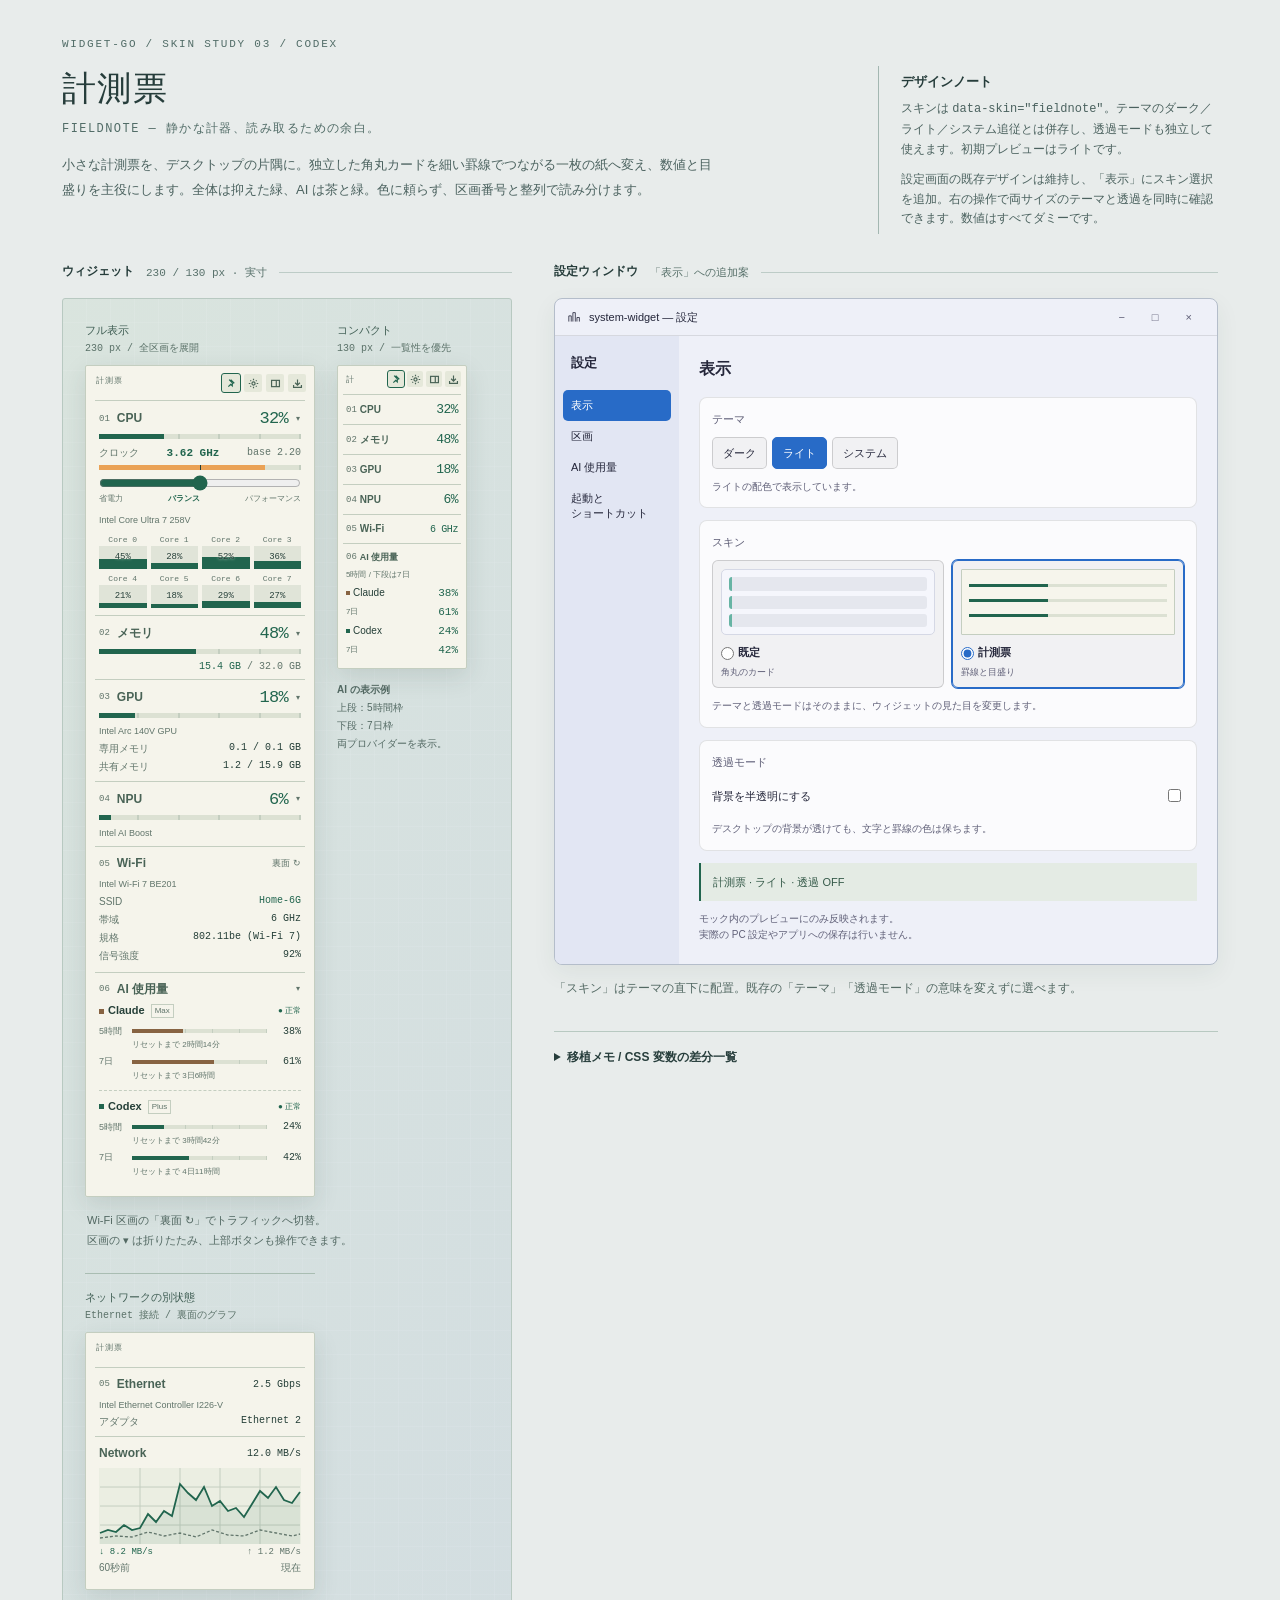
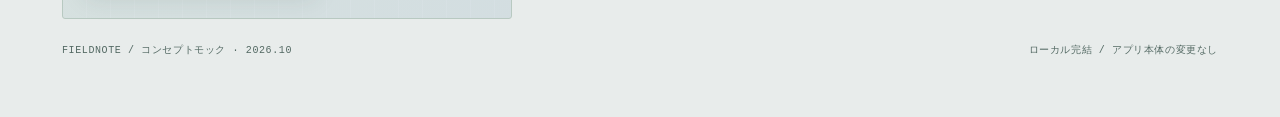
<file: docs/skins/mock-codex.html>
<!doctype html>
<html lang="ja">
<head>
<meta charset="utf-8">
<meta name="viewport" content="width=device-width, initial-scale=1">
<meta http-equiv="Content-Security-Policy" content="default-src 'none'; style-src 'unsafe-inline'; script-src 'nonce-fieldnote-demo'; img-src data:; connect-src 'none'; base-uri 'none'">
<title>計測票 FIELDNOTE — widget-go スキン案 / Codex</title>
<style>
/* プレゼンテーション用。アプリへの移植対象は data-skin 以下の差分。 */
*{box-sizing:border-box}body{margin:0;background:#e8eceb;color:#263d3b;font:13px/1.65 'Segoe UI','Yu Gothic UI',sans-serif}button,input{font:inherit}button{cursor:pointer}button:focus-visible,input:focus-visible,summary:focus-visible{outline:2px solid #137568;outline-offset:3px}button:disabled{cursor:default}h1,h2,p,figure{margin:0}.page{max-width:1240px;margin:auto;padding:38px 42px 56px}.eyebrow{font:11px Consolas,monospace;letter-spacing:.16em;color:#516c67}.intro{display:grid;grid-template-columns:1fr 340px;gap:48px;margin:16px 0 28px}h1{font-size:34px;line-height:1.3;font-weight:550;letter-spacing:.04em}h1 small{font:12px Consolas,monospace;letter-spacing:.12em;display:block;margin-top:10px;color:#516c67}.lead{margin-top:16px;max-width:660px;color:#4b625f;line-height:1.9}.design-note{border-left:1px solid #a3b7b1;padding:5px 0 5px 22px;color:#4b625f;font-size:12px}.design-note b{display:block;font-size:13px;color:#263d3b;margin-bottom:7px}.design-note p+p{margin-top:10px}.stage{display:grid;grid-template-columns:450px minmax(0,1fr);gap:42px;align-items:start}.stage-heading{display:flex;align-items:center;gap:12px;margin-bottom:16px;font-size:12px;font-weight:600}.stage-heading:after{content:'';flex:1;height:1px;background:#bdccc7}.stage-heading span{font:11px Consolas,monospace;color:#58716b}.desktop{padding:22px 22px 28px;background:linear-gradient(115deg,#d3e0d8,#c9d6dc);background-image:linear-gradient(115deg,#d3e0d8aa,#c9d6dcaa),repeating-linear-gradient(0deg,transparent 0 23px,#ffffff60 23px 24px),repeating-linear-gradient(90deg,transparent 0 23px,#ffffff60 23px 24px);border:1px solid #b8c9c1;border-radius:3px}.widgets{display:flex;gap:22px;align-items:flex-start}.sample-caption{font-size:11px;color:#415f55;margin-bottom:10px}.sample-caption span{display:block;font:10px Consolas,monospace;color:#5b7269;margin-top:2px}.compact-column{width:130px;flex:none}.full-column{width:230px;flex:none}.under-note{font-size:11px;color:#536963;line-height:1.8;margin:14px 2px 0}.back-sample{margin-top:22px;width:230px}.back-sample>.sample-caption{border-top:1px solid #a9bdb2;padding-top:14px}.settings-note{font-size:12px;color:#536963;margin-top:14px}.token-notes{margin-top:32px;border-top:1px solid #b8c9c1;padding-top:16px;color:#4b625f;font-size:12px}.token-notes summary{cursor:pointer;color:#263d3b;font-weight:600}.token-notes p{margin-top:12px}.token-notes code{font:11px/1.8 Consolas,monospace;overflow-wrap:anywhere}.token-table{width:100%;border-collapse:collapse;margin-top:12px;text-align:left;font-size:11px}.token-table th,.token-table td{padding:7px 10px;border-bottom:1px solid #c9d5d0;vertical-align:top}.token-table th{font-weight:600}.foot{display:flex;justify-content:space-between;margin-top:24px;color:#536963;font:10px Consolas,monospace;letter-spacing:.06em}
/* 現行ウィジェットの変数・DOM クラス。モックでは body の代わりに .widget へ適用。 */
.widget{--container-bg:rgba(16,16,22,.97);--text-color:#f0f0f5;--muted-color:#a8a8b8;--section-bg:rgba(255,255,255,.05);--section-border:rgba(255,255,255,.10);--section-title:#d8d8e8;--section-value:#7bffe0;--bar-track:rgba(255,255,255,.12);--core-track:rgba(255,255,255,.10);--net-canvas-bg:rgba(0,0,0,.35);--btn-bg:rgba(255,255,255,.12);--btn-bg-hover:rgba(255,255,255,.22);--btn-color:#bbb;--input-bg:rgba(255,255,255,.05);--input-border:rgba(255,255,255,.14);--claude-a:#f0a27a;--claude-b:#d06b5b;--codex-a:#7be0c0;--codex-b:#34b3d6;--warn:#facc15;--crit:#ef6a6a;--ok:#7fffaa;color:var(--text-color);font:12px/1.4 'Segoe UI','Yu Gothic UI',sans-serif;box-shadow:0 8px 24px #243c3720}.widget.theme-light{--container-bg:rgba(245,246,252,.96);--text-color:#24263a;--muted-color:#606078;--section-bg:rgba(0,0,0,.04);--section-border:rgba(0,0,0,.1);--section-title:#3b3b5a;--section-value:#0a7f68;--bar-track:rgba(0,0,0,.1);--core-track:rgba(0,0,0,.08);--net-canvas-bg:rgba(0,0,0,.06);--btn-bg:rgba(0,0,0,.08);--btn-bg-hover:rgba(0,0,0,.16);--btn-color:#444;--input-bg:rgba(0,0,0,.04);--input-border:rgba(0,0,0,.15);--claude-a:#e58f63;--claude-b:#c4553f;--codex-a:#2fbf94;--codex-b:#1f8fb3;--warn:#946500;--crit:#d33;--ok:#1aa86b}
.container{width:230px;background:var(--container-bg);padding:32px 10px 10px;position:relative;border-radius:8px}.top-btns{position:absolute;right:8px;top:8px;display:flex;gap:4px}.top-btn{border:0;border-radius:50%;width:18px;height:18px;display:grid;place-items:center;padding:0;background:var(--btn-bg);color:var(--btn-color);font-size:11px;line-height:1}.top-btn:hover{background:var(--btn-bg-hover)}.pin-btn.active{color:var(--section-value);outline:1px solid var(--section-value)}.top-btn svg{width:11px;height:11px;fill:none;stroke:currentColor;stroke-width:1.5}.section{background:var(--section-bg);border:1px solid var(--section-border);border-radius:8px;margin-bottom:8px;padding:8px 10px}.section:last-child{margin-bottom:0}.section-header{display:flex;align-items:center;gap:5px;margin-bottom:6px}.section-title{font-size:12px;font-weight:600;color:var(--section-title);flex:1;min-width:0;white-space:nowrap;overflow:hidden;text-overflow:ellipsis}.section-icon{font:9px Consolas,monospace;color:var(--muted-color);display:none}.section-value,.clock-value{color:var(--section-value);font:700 13px Consolas,monospace;white-space:nowrap}.chev{border:0;color:var(--muted-color);background:none;font-size:8px;padding:0 1px;cursor:pointer}.progress-bar{height:5px;background:var(--bar-track);border-radius:3px;overflow:hidden;position:relative;margin-bottom:7px}.progress-fill{height:100%;background:var(--section-value);border-radius:3px}.cpu-fill{background:#9698ef}.memory-fill{background:#c973b8}.gpu-fill{background:#5099d6}.npu-fill{background:#ce973c}.clock-fill{background:#eaa256}.clock-row{display:flex;align-items:center;justify-content:space-between;gap:3px;margin:5px 0}.clock-label,.clock-base{font-size:10px;color:var(--muted-color)}.clock-value{font-size:11px}.clock-base{font-family:Consolas,monospace}.clock-base-marker{position:absolute;top:0;bottom:0;left:50%;width:1px;background:var(--text-color)}.power-mode{margin:6px 0 10px}.pm-slider{width:100%;height:12px;margin:0;accent-color:var(--section-value);display:block}.pm-labels{display:flex;justify-content:space-between;color:var(--muted-color);font-size:8px;margin-top:4px}.pm-labels .selected{color:var(--section-value);font-weight:700}.model-name{font-size:9px;color:var(--muted-color);white-space:nowrap;overflow:hidden;text-overflow:ellipsis}.cores-container{display:grid;grid-template-columns:repeat(4,1fr);gap:5px 4px;margin-top:8px}.core-item{text-align:center}.core-label{font:8px Consolas,monospace;color:var(--muted-color);display:block;margin-bottom:2px}.core-bar-container{height:23px;background:var(--core-track);position:relative;border-radius:3px;overflow:hidden}.core-bar{position:absolute;bottom:0;width:100%;background:var(--section-value)}.core-value{position:relative;font:9px/23px Consolas,monospace;color:var(--text-color);display:block;margin-top:-23px;height:23px;text-shadow:0 0 3px var(--container-bg)}.memory-details{color:var(--muted-color);font:10px Consolas,monospace;text-align:right}.memory-details .used{color:var(--section-value)}.wifi-row{display:flex;justify-content:space-between;gap:4px;margin-top:4px}.wifi-label{font-size:10px;color:var(--muted-color)}.wifi-value{font:10px Consolas,'Yu Gothic UI',monospace;color:var(--text-color);white-space:nowrap}.wifi-connected{color:var(--ok)}.wifi-section{padding:0;border:0;background:transparent}.flip-face{padding:8px 10px;background:var(--section-bg);border:1px solid var(--section-border);border-radius:8px}.flip-back[hidden],.flip-front[hidden]{display:none}.wifi-compact-value{display:none}.net-canvas{width:100%;height:76px;display:block;background:var(--net-canvas-bg);margin:5px 0 3px;border-radius:3px}.net-canvas .grid{stroke:var(--section-border);stroke-width:1}.net-canvas .rx{fill:none;stroke:var(--section-value);stroke-width:1.8}.net-canvas .tx{fill:none;stroke:var(--muted-color);stroke-width:1.3;stroke-dasharray:3 2}.net-canvas .area{fill:var(--section-value);opacity:.09}.net-legend{display:flex;justify-content:space-between;font:9px Consolas,monospace}.net-leg-rx{color:var(--section-value)}.net-leg-tx{color:var(--muted-color)}.network-flip{border:0;background:none;color:var(--muted-color);padding:0;font-size:9px;cursor:pointer}.network-flip:hover{color:var(--section-value)}.prov+.prov{margin-top:9px;padding-top:8px;border-top:1px dashed var(--section-border)}.prov-head{display:flex;gap:6px;align-items:center;margin-bottom:6px}.prov-name{display:flex;align-items:center;gap:4px;font-size:11px;font-weight:600}.prov-name i,.ai-crow i{width:5px;height:5px;background:var(--claude-a);display:inline-block}.codex .prov-name i,.ai-crow.codex i{background:var(--codex-a)}.plan{color:var(--muted-color);border:1px solid var(--section-border);padding:0 3px;font-size:8px}.prov-state{margin-left:auto;font-size:8px;color:var(--ok)}.wrow{display:grid;grid-template-columns:28px 1fr 29px;gap:5px;align-items:center}.wrow .lab{font-size:9px;color:var(--muted-color)}.wrow .progress-bar{margin:0;height:4px}.pct{text-align:right;font:10px Consolas,monospace}.claude .progress-fill{background:var(--claude-a)}.codex .progress-fill{background:var(--codex-a)}.wreset{color:var(--muted-color);font-size:8px;margin:2px 0 5px 33px}.ai-compact{display:none}.ai-crow{display:flex;align-items:center;gap:4px}.ai-cname{flex:1;font-size:10px}.ai-cval{font:11px Consolas,monospace;color:var(--section-value)}.ai-short-label{color:var(--muted-color);font-size:8px}.compact.container{width:130px;padding:27px 4px 4px}.compact .top-btns{right:5px;top:5px;gap:3px}.compact .top-btn{width:16px;height:16px;font-size:9px}.compact .section,.compact .flip-face{padding:5px 6px;margin-bottom:3px}.compact .wifi-section{padding:0}.compact .section-header{margin:0;gap:3px}.compact .section-title{font-size:10px}.compact .section-value{font-size:11px}.compact .sec-body,.compact .wifi-info,.compact .chev,.compact .network-flip{display:none}.compact .section-icon{display:none}.compact .wifi-compact-value{display:inline;font-size:10px}.compact .ai-compact{display:flex;flex-direction:column;gap:6px;margin-top:5px}.compact .ai-section .section-header{margin-bottom:5px}.compact .ai-section .section-title{font-size:9px}.compact .ai-crow{gap:3px}.compact .ai-crow i{width:4px;height:4px}.restore{display:block;border:1px solid var(--section-border);background:var(--section-bg);color:var(--section-value);font-size:10px;width:100%;padding:12px 3px}.restore[hidden]{display:none}.container.stowed>.section{display:none}.section.collapsed>.sec-body{display:none}.section.collapsed .chev{transform:rotate(-90deg)}
/* SKIN: fieldnote。既存変数の上書き + 既存クラスへの薄い形状差分。 */
.widget[data-skin="fieldnote"]{--container-bg:rgba(21,37,36,.98);--text-color:#e1eae4;--muted-color:#a0b4ad;--section-bg:transparent;--section-border:#3b524c;--section-title:#b4c8be;--section-value:#a9dbc0;--bar-track:#2e4540;--core-track:#2e4540;--net-canvas-bg:#1b302c;--btn-bg:#2e4540;--btn-bg-hover:#3e5c53;--btn-color:#b4c8be;--input-bg:#203a32;--input-border:#49635a;--claude-a:#d8b796;--claude-b:#d8b796;--codex-a:#a9dbc0;--codex-b:#a9dbc0;--warn:#e8be71;--crit:#f69b8e;--ok:#a9dbc0}
.widget[data-skin="fieldnote"].theme-light{--container-bg:rgba(246,245,236,.98);--text-color:#253f38;--muted-color:#61756b;--section-bg:transparent;--section-border:#c4cec0;--section-title:#496356;--section-value:#21654e;--bar-track:#dce1d3;--core-track:#e0e4d8;--net-canvas-bg:#ebeee2;--btn-bg:#e5e8da;--btn-bg-hover:#d4ddcb;--btn-color:#496356;--input-bg:#eeefe5;--input-border:#b4c1ae;--claude-a:#876342;--claude-b:#876342;--codex-a:#21654e;--codex-b:#21654e;--warn:#8f650f;--crit:#b54136;--ok:#21654e}
.widget[data-skin="fieldnote"].container{border-radius:2px;padding:34px 9px 7px;border:1px solid var(--section-border)}.widget[data-skin="fieldnote"].container:before{content:'計測票';position:absolute;top:9px;left:10px;color:var(--muted-color);font-size:8px;letter-spacing:.15em}.widget[data-skin="fieldnote"] .top-btn{border-radius:2px}.widget[data-skin="fieldnote"] .section{border:0;border-top:1px solid var(--section-border);border-radius:0;padding:8px 4px 7px;margin:0}.widget[data-skin="fieldnote"] .section-icon{display:block}.widget[data-skin="fieldnote"] .section-header{gap:7px}.widget[data-skin="fieldnote"] .section-value{font-weight:400;font-size:17px;letter-spacing:-.04em}.widget[data-skin="fieldnote"] .progress-bar,.widget[data-skin="fieldnote"] .progress-fill,.widget[data-skin="fieldnote"] .core-bar-container,.widget[data-skin="fieldnote"] .net-canvas{border-radius:0}.widget[data-skin="fieldnote"] .cpu-fill,.widget[data-skin="fieldnote"] .memory-fill,.widget[data-skin="fieldnote"] .gpu-fill,.widget[data-skin="fieldnote"] .npu-fill{background:var(--section-value)}.widget[data-skin="fieldnote"] .progress-bar{background-image:repeating-linear-gradient(90deg,transparent 0 19%,var(--section-border) 19% 20%)}.widget[data-skin="fieldnote"] .wifi-section{padding:0}.widget[data-skin="fieldnote"] .flip-face{padding:8px 4px 9px;border:0;border-radius:0;background:transparent}.widget[data-skin="fieldnote"].compact.container{padding:28px 5px 5px}.widget[data-skin="fieldnote"].compact.container:before{content:'計';left:8px;top:8px;font-size:8px}.widget[data-skin="fieldnote"].compact .section,.widget[data-skin="fieldnote"].compact .flip-face{padding:7px 3px;margin:0}.widget[data-skin="fieldnote"].compact .wifi-section{padding:0}.widget[data-skin="fieldnote"].compact .section-header{gap:3px}.widget[data-skin="fieldnote"].compact .section-value{font-size:13px}.widget[data-skin="fieldnote"].compact .wifi-compact-value{font-size:10px}.widget[data-skin="fieldnote"].transparent{--container-bg:rgba(21,37,36,.72)}.widget[data-skin="fieldnote"].theme-light.transparent{--container-bg:rgba(246,245,236,.72)}.widget[data-skin="default"].transparent{--container-bg:rgba(16,16,22,.72)}.widget[data-skin="default"].theme-light.transparent{--container-bg:rgba(245,246,252,.72)}
/* 設定ウィンドウは既存 UI を維持し、「スキン」カードだけを追加する想定。 */
.settings-window{--bg:#eef0f8;--nav-bg:#e2e6f3;--card-bg:rgba(255,255,255,.75);--card-border:rgba(0,0,0,.1);--text-color:#24263a;--muted-color:#606078;--title-color:#3b3b5a;--input-bg:rgba(0,0,0,.04);--input-border:rgba(0,0,0,.15);--accent:#286bc7;background:var(--bg);color:var(--text-color);border:1px solid #b4bdca;border-radius:8px;overflow:hidden;box-shadow:0 8px 24px #243c3710}.settings-titlebar{display:flex;align-items:center;gap:8px;padding:9px 13px;font-size:11px;border-bottom:1px solid var(--card-border)}.settings-titlebar svg{height:13px;width:13px;stroke:currentColor;fill:none}.settings-titlebar span{margin-left:auto;letter-spacing:12px;color:var(--muted-color)}.settings-layout{display:flex;min-height:510px}.settings-window nav{width:124px;background:var(--nav-bg);padding:16px 8px;flex:none}.settings-window nav h2{font-size:13px;padding:0 8px 16px}.nav-item{display:block;background:transparent;border:0;color:var(--text-color);padding:8px;font:11px 'Segoe UI','Yu Gothic UI',sans-serif;width:100%;text-align:left;border-radius:5px}.nav-item.active{background:var(--accent);color:white}.settings-window main{padding:20px;flex:1;min-width:0}.panel>h2{font-size:16px;margin-bottom:14px}.card{background:var(--card-bg);border:1px solid var(--card-border);border-radius:8px;padding:12px;margin-bottom:12px}.label{font-size:11px;color:var(--muted-color);display:block;margin-bottom:9px}.opts{display:flex;gap:5px;flex-wrap:wrap}.opt{background:var(--input-bg);border:1px solid var(--input-border);border-radius:5px;padding:6px 10px;font-size:11px;color:var(--text-color)}.opt.active{background:var(--accent);color:#fff;border-color:var(--accent)}.skin-options{display:grid;grid-template-columns:1fr 1fr;gap:8px}.skin-choice{position:relative;display:block;cursor:pointer;border:1px solid var(--input-border);border-radius:6px;padding:8px;font-size:11px;min-width:0;background:var(--input-bg)}.skin-choice:has(input:checked){border-color:var(--accent);box-shadow:0 0 0 1px var(--accent)}.skin-choice input{accent-color:var(--accent);margin:0 4px 0 0;vertical-align:middle}.skin-choice strong{font-size:11px}.skin-choice small{display:block;font-size:9px;color:var(--muted-color);margin-top:3px}.mini-preview{height:66px;border:1px solid #d5d8e5;border-radius:5px;margin-bottom:8px;padding:7px;background:#f5f6fc;display:flex;flex-direction:column;gap:5px}.mini-preview i{display:block;flex:1;background:#e5e7ee;border-radius:3px;border-left:3px solid #67b4a4}.mini-preview.fieldnote{background:#f6f5ec;border-color:#c4cec0;border-radius:1px}.mini-preview.fieldnote i{background:linear-gradient(90deg,#21654e 0 40%,#dce1d3 40% 100%);border:0;border-radius:0;flex:none;height:3px;margin-top:7px}.hint{font-size:10px;color:var(--muted-color);line-height:1.75;margin-top:9px}.toggle{display:flex;align-items:center;justify-content:space-between;gap:8px;font-size:11px;padding:6px 0;cursor:pointer}.toggle input{accent-color:var(--accent)}.preview-state{font-size:11px;padding:10px 12px;border-left:2px solid #21654e;background:#e4ebe4;color:#355a49}.settings-window[data-dark="true"]{--bg:#101016;--nav-bg:#15151d;--card-bg:rgba(255,255,255,.05);--card-border:rgba(255,255,255,.1);--text-color:#f0f0f5;--muted-color:#a8a8b8;--title-color:#d8d8e8;--input-bg:rgba(255,255,255,.05);--input-border:rgba(255,255,255,.14);--accent:#437bc1}.demo-info{font-size:10px;color:var(--muted-color);margin-top:10px}.compact-key{margin-top:12px;color:#536963;font-size:10px;line-height:1.8}.compact-key b{font-weight:600}.theme-effective{font-size:10px;margin-left:auto;color:var(--muted-color)}
@media(max-width:1120px){.page{padding:28px 24px}.stage{grid-template-columns:450px minmax(390px,1fr);gap:24px}.intro{gap:24px;grid-template-columns:1fr 300px}.settings-window nav{width:100px}.settings-window main{padding:14px}.opt{padding:5px 8px}}@media(max-width:920px){.stage{grid-template-columns:1fr}.preview-area{width:450px}.settings-area{max-width:620px}.intro{grid-template-columns:1fr}.design-note{max-width:660px}.stage-heading{max-width:620px}}@media(max-width:500px){.page{padding:22px 12px;min-width:410px}.preview-area{width:386px}.desktop{padding:16px 8px}.widgets{gap:8px}.settings-window nav{width:90px}.settings-window main{padding:12px}.intro{gap:18px}h1{font-size:28px}.foot{display:block}.foot span{display:block;margin-top:6px}}
</style>
</head>
<body>
<div class="page">
  <div class="eyebrow">WIDGET-GO / SKIN STUDY 03 / CODEX</div>
  <header class="intro">
    <div><h1>計測票<small>FIELDNOTE — 静かな計器、読み取るための余白。</small></h1><p class="lead">小さな計測票を、デスクトップの片隅に。独立した角丸カードを細い罫線でつながる一枚の紙へ変え、数値と目盛りを主役にします。全体は抑えた緑、AI は茶と緑。色に頼らず、区画番号と整列で読み分けます。</p></div>
    <aside class="design-note"><b>デザインノート</b><p>スキンは <code>data-skin="fieldnote"</code>。テーマのダーク／ライト／システム追従とは併存し、透過モードも独立して使えます。初期プレビューはライトです。</p><p>設定画面の既存デザインは維持し、「表示」にスキン選択を追加。右の操作で両サイズのテーマと透過を同時に確認できます。数値はすべてダミーです。</p></aside>
  </header>
  <div class="stage">
    <section class="preview-area" aria-labelledby="preview-heading">
      <h2 class="stage-heading" id="preview-heading">ウィジェット <span>230 / 130 px · 実寸</span></h2>
      <div class="desktop">
        <div class="widgets">
          <figure class="full-column"><figcaption class="sample-caption">フル表示<span>230 px / 全区画を展開</span></figcaption><div id="full-widget" class="widget container theme-light" data-skin="fieldnote" aria-label="フル表示のウィジェット"></div></figure>
          <figure class="compact-column"><figcaption class="sample-caption">コンパクト<span>130 px / 一覧性を優先</span></figcaption><div id="compact-widget" class="widget container compact theme-light" data-skin="fieldnote" aria-label="コンパクト表示のウィジェット"></div><p class="compact-key"><b>AI の表示例</b><br>上段：5時間枠<br>下段：7日枠<br>両プロバイダーを表示。</p></figure>
        </div>
        <p class="under-note">Wi-Fi 区画の「裏面 ↻」でトラフィックへ切替。<br>区画の ▾ は折りたたみ、上部ボタンも操作できます。</p>
        <figure class="back-sample"><figcaption class="sample-caption">ネットワークの別状態<span>Ethernet 接続 / 裏面のグラフ</span></figcaption><div class="widget container theme-light" id="network-sample" data-skin="fieldnote"><div class="section"><div class="section-header"><span class="section-icon">05</span><span class="section-title">Ethernet</span><span class="wifi-value">2.5 Gbps</span></div><div class="model-name">Intel Ethernet Controller I226-V</div><div class="wifi-row"><span class="wifi-label">アダプタ</span><span class="wifi-value">Ethernet 2</span></div></div><div class="section" id="graph-sample"></div></div></figure>
      </div>
    </section>
    <section class="settings-area" aria-labelledby="settings-heading">
      <h2 class="stage-heading" id="settings-heading">設定ウィンドウ <span>「表示」への追加案</span></h2>
      <div class="settings-window" id="settings-preview" aria-label="設定ウィンドウのモック">
        <div class="settings-titlebar"><svg viewBox="0 0 16 16" aria-hidden="true"><path d="M1 13V6h3v7m2 0V2h3v11m2 0V8h3v5"/></svg>system-widget — 設定<span aria-hidden="true">− □ ×</span></div>
        <div class="settings-layout"><nav aria-label="設定カテゴリ"><h2>設定</h2><div class="nav-item active" aria-current="page">表示</div><div class="nav-item">区画</div><div class="nav-item">AI 使用量</div><div class="nav-item">起動と<br>ショートカット</div></nav><main><section class="panel active"><h2>表示</h2>
          <div class="card"><span class="label" id="theme-label">テーマ</span><div class="opts" role="group" aria-labelledby="theme-label"><button class="opt" data-theme="dark" aria-pressed="false">ダーク</button><button class="opt active" data-theme="light" aria-pressed="true">ライト</button><button class="opt" data-theme="system" aria-pressed="false">システム</button></div><p class="hint" id="theme-description">ライトの配色で表示しています。</p></div>
          <div class="card"><span class="label" id="skin-label">スキン</span><div class="skin-options" role="radiogroup" aria-labelledby="skin-label"><label class="skin-choice"><span class="mini-preview" aria-hidden="true"><i></i><i></i><i></i></span><input type="radio" name="skin" value="default"><strong>既定</strong><small>角丸のカード</small></label><label class="skin-choice"><span class="mini-preview fieldnote" aria-hidden="true"><i></i><i></i><i></i></span><input type="radio" name="skin" value="fieldnote" checked><strong>計測票</strong><small>罫線と目盛り</small></label></div><p class="hint">テーマと透過モードはそのままに、ウィジェットの見た目を変更します。</p></div>
          <div class="card"><span class="label">透過モード</span><label class="toggle"><span>背景を半透明にする</span><input id="transparent-toggle" type="checkbox"></label><p class="hint">デスクトップの背景が透けても、文字と罫線の色は保ちます。</p></div>
          <div class="preview-state" id="preview-state" role="status">計測票 · ライト · 透過 OFF</div><p class="demo-info">モック内のプレビューにのみ反映されます。<br>実際の PC 設定やアプリへの保存は行いません。</p>
        </section></main></div>
      </div>
      <p class="settings-note">「スキン」はテーマの直下に配置。既存の「テーマ」「透過モード」の意味を変えずに選べます。</p>
      <details class="token-notes"><summary>移植メモ / CSS 変数の差分一覧</summary><p><code>ui/index.html</code> の <code>.container / .section / .sec-body / .cores-container / .flip-card / .prov / .wrow</code> と、<code>ui/settings.html</code> の <code>.card / .opts / .toggle</code> を参照。モックではテーマとスキンの適用先を <code>body</code> から各 <code>.widget</code> に読み替えています。</p><table class="token-table"><thead><tr><th>上書き対象（fieldnote）</th><th>ライト / ダーク</th></tr></thead><tbody>
      <tr><td><code>--container-bg</code></td><td><code>rgba(246,245,236,.98)<br>rgba(21,37,36,.98)</code></td></tr>
      <tr><td><code>--text-color / --muted-color</code></td><td><code>#253f38 / #61756b<br>#e1eae4 / #a0b4ad</code></td></tr>
      <tr><td><code>--section-bg / --section-border</code></td><td><code>transparent / #c4cec0<br>transparent / #3b524c</code></td></tr>
      <tr><td><code>--section-title / --section-value</code></td><td><code>#496356 / #21654e<br>#b4c8be / #a9dbc0</code></td></tr>
      <tr><td><code>--bar-track / --core-track</code></td><td><code>#dce1d3 / #e0e4d8<br>#2e4540 / #2e4540</code></td></tr>
      <tr><td><code>--net-canvas-bg</code></td><td><code>#ebeee2 / #1b302c</code></td></tr>
      <tr><td><code>--btn-bg / --btn-bg-hover / --btn-color</code></td><td><code>#e5e8da / #d4ddcb / #496356<br>#2e4540 / #3e5c53 / #b4c8be</code></td></tr>
      <tr><td><code>--input-bg / --input-border</code></td><td><code>#eeefe5 / #b4c1ae<br>#203a32 / #49635a</code></td></tr>
      <tr><td><code>--claude-a / --claude-b</code></td><td><code>#876342（両方） / #d8b796（両方）</code></td></tr>
      <tr><td><code>--codex-a / --codex-b / --ok</code></td><td><code>#21654e（各） / #a9dbc0（各）</code></td></tr>
      <tr><td><code>--warn / --crit</code></td><td><code>#8f650f / #b54136<br>#e8be71 / #f69b8e</code></td></tr>
      </tbody></table><p><code>data-skin="default"</code> はスキン差分なし。<code>fieldnote</code> の形状差分は角丸、区画の上罫線、余白、数値サイズと計測バー。クロックの色は現行どおりベースクロックとの差で決まり、この例の <code>3.62 / 2.20 GHz</code> はオレンジです。ネットワーク裏面はモックのみインライン SVG を使用し、本体の canvas は維持する想定です。</p><p>透過 ON は背景のアルファだけ <code>.72</code> に上書き。システム追従は <code>prefers-color-scheme</code> に連動します。追加番号 <code>01–06</code> は既存 <code>.section-icon</code> の表現差分。設定画面への追加はスキンカードのみで、ウィンドウ全体は既存のテーマを使います。</p><p>外部フォント・画像・通信なし。スクリプトの nonce はこの単体モック用の固定値で、移植時は既存の <code>__WIDGET_TOKEN__</code> に合わせて配信側で設定します。</p></details>
    </section>
  </div>
  <footer class="foot"><span>FIELDNOTE / コンセプトモック · 2026.10</span><span>ローカル完結 / アプリ本体の変更なし</span></footer>
</div>
<script nonce="fieldnote-demo">
const icons={pin:'<path d="m6 2 4 4-2 1v3l-2-2-3 3m1-9 4 4"/>',settings:'<circle cx="7" cy="7" r="2"/><path d="M7 1v2m0 8v2M1 7h2m8 0h2M3 3l1 1m6 6 1 1M3 11l1-1m6-6 1-1"/>',compact:'<rect x="2" y="3" width="10" height="8"/><path d="M8 3v8"/>',tray:'<path d="M2 9v3h10V9M7 2v7m-3-3 3 3 3-3"/>'};
const svg=name=>'<svg viewBox="0 0 14 14" aria-hidden="true">'+icons[name]+'</svg>';
const bar=(v,cls='')=>'<div class="progress-bar"><div class="progress-fill '+cls+'" style="width:'+v+'%"></div></div>';
function heading(n,title,value){return '<div class="section-header"><span class="section-icon">'+n+'</span><span class="section-title">'+title+'</span>'+(value?'<span class="section-value">'+value+'</span>':'')+'<button class="chev" type="button" title="折りたたむ" aria-label="'+title+'を折りたたむ" aria-expanded="true">▾</button></div>';}
function graph(){return '<div class="section-header"><span class="section-title">Network</span><span class="wifi-value">12.0 MB/s</span></div><svg class="net-canvas" viewBox="0 0 200 76" role="img" aria-label="直近60秒の通信量。受信は毎秒0.8から8.2 MB、送信は毎秒0.2から1.2 MBで推移。"><path class="grid" d="M0 19h200M0 38h200M0 57h200M40 0v76M80 0v76M120 0v76M160 0v76"/><path class="area" d="M0 65 8 62 16 64 24 57 32 62 40 60 48 46 56 54 64 43 72 48 80 16 88 25 96 32 104 19 112 38 120 33 128 43 136 40 144 49 152 36 160 23 168 30 176 19 184 32 192 35 200 24V76H0Z"/><path class="rx" d="M0 65 8 62 16 64 24 57 32 62 40 60 48 46 56 54 64 43 72 48 80 16 88 25 96 32 104 19 112 38 120 33 128 43 136 40 144 49 152 36 160 23 168 30 176 19 184 32 192 35 200 24"/><path class="tx" d="M0 70 16 68 32 69 48 64 64 68 80 65 96 69 112 62 128 67 144 68 160 62 176 65 192 68 200 66"/></svg><div class="net-legend"><span class="net-leg-rx">↓ 8.2 MB/s</span><span class="net-leg-tx">↑ 1.2 MB/s</span></div><div class="wifi-row"><span class="wifi-label">60秒前</span><span class="wifi-label">現在</span></div>';}
function provider(name,cls,plan,p1,p2,t1,t2){return '<div class="prov '+cls+'"><div class="prov-head"><span class="prov-name"><i></i>'+name+'</span><span class="plan">'+plan+'</span><span class="prov-state">● 正常</span></div><div class="wrow"><span class="lab">5時間</span>'+bar(p1)+'<span class="pct">'+p1+'%</span></div><div class="wreset">リセットまで '+t1+'</div><div class="wrow"><span class="lab">7日</span>'+bar(p2)+'<span class="pct">'+p2+'%</span></div><div class="wreset">リセットまで '+t2+'</div></div>';}
function compactProvider(name,cls,a,b){return '<div class="ai-crow '+cls+'"><i></i><span class="ai-cname">'+name+'</span><span class="ai-cval">'+a+'%</span></div><div class="ai-crow"><span class="ai-short-label">7日</span><span class="ai-cname"></span><span class="ai-cval">'+b+'%</span></div>';}
function widget(){return '<div class="top-btns"><button class="top-btn pin-btn active" title="常に前面に表示" aria-label="常に前面に表示" aria-pressed="true">'+svg('pin')+'</button><button class="top-btn settings-btn" title="表示オプション" aria-label="表示オプション">'+svg('settings')+'</button><button class="top-btn compact-btn" title="コンパクト表示を切り替え" aria-label="コンパクト表示を切り替え">'+svg('compact')+'</button><button class="top-btn tray-btn" title="タスクバーに格納" aria-label="タスクバーに格納">'+svg('tray')+'</button></div><button class="restore" hidden>格納中 · クリックで戻す</button>'+
 '<div class="section" data-sec="cpu">'+heading('01','CPU','32%')+'<div class="sec-body">'+bar(32,'cpu-fill')+'<div class="clock-row"><span class="clock-label">クロック</span><span class="clock-value">3.62 GHz</span><span class="clock-base">base 2.20</span></div><div class="progress-bar clock-progress"><div class="progress-fill clock-fill" style="width:82%"></div><div class="clock-base-marker"></div></div><div class="power-mode pm-balanced"><input class="pm-slider" type="range" min="0" max="2" step="1" value="1" aria-label="電源モード（モック）"><div class="pm-labels"><span>省電力</span><span class="selected">バランス</span><span>パフォーマンス</span></div></div><div class="model-name cpu-model" title="Intel Core Ultra 7 258V">Intel Core Ultra 7 258V</div><div class="cores-container">'+[45,28,52,36,21,18,29,27].map((v,i)=>'<div class="core-item"><span class="core-label">Core '+i+'</span><div class="core-bar-container"><div class="core-bar" style="height:'+v+'%"></div></div><span class="core-value">'+v+'%</span></div>').join('')+'</div></div></div>'+
 '<div class="section" data-sec="memory">'+heading('02','メモリ','48%')+'<div class="sec-body">'+bar(48,'memory-fill')+'<div class="memory-details"><span class="used">15.4 GB</span> / 32.0 GB</div></div></div>'+
 '<div class="section accel-section" data-sec="gpu">'+heading('03','GPU','18%')+'<div class="sec-body">'+bar(18,'gpu-fill')+'<div class="accel-info"><div class="model-name">Intel Arc 140V GPU</div><div class="wifi-row"><span class="wifi-label">専用メモリ</span><span class="wifi-value">0.1 / 0.1 GB</span></div><div class="wifi-row"><span class="wifi-label">共有メモリ</span><span class="wifi-value">1.2 / 15.9 GB</span></div></div></div></div>'+
 '<div class="section accel-section" data-sec="npu">'+heading('04','NPU','6%')+'<div class="sec-body">'+bar(6,'npu-fill')+'<div class="model-name npu-model">Intel AI Boost</div></div></div>'+
 '<div class="section wifi-section" data-sec="network"><div class="flip-card"><div class="flip-face flip-front"><div class="section-header"><span class="section-icon">05</span><span class="section-title">Wi-Fi</span><span class="section-value wifi-compact-value">6 GHz</span><button class="network-flip" type="button" aria-label="ネットワークの裏面を表示">裏面 ↻</button></div><div class="wifi-info"><div class="model-name">Intel Wi-Fi 7 BE201</div><div class="wifi-row"><span class="wifi-label">SSID</span><span class="wifi-value wifi-connected">Home-6G</span></div><div class="wifi-row"><span class="wifi-label">帯域</span><span class="wifi-value">6 GHz</span></div><div class="wifi-row"><span class="wifi-label">規格</span><span class="wifi-value">802.11be (Wi-Fi 7)</span></div><div class="wifi-row"><span class="wifi-label">信号強度</span><span class="wifi-value">92%</span></div></div></div><div class="flip-face flip-back" hidden>'+graph()+'<button type="button" class="network-flip" aria-label="ネットワークの表面を表示">表面 ↻</button></div></div></div>'+
 '<div class="section ai-section" data-sec="ai">'+heading('06','AI 使用量','')+'<div class="sec-body">'+provider('Claude','claude','Max',38,61,'2時間14分','3日6時間')+provider('Codex','codex','Plus',24,42,'3時間42分','4日11時間')+'</div><div class="ai-compact"><span class="ai-short-label">5時間 / 下段は7日</span>'+compactProvider('Claude','claude',38,61)+compactProvider('Codex','codex',24,42)+'</div></div>';}
document.querySelector('#full-widget').innerHTML=widget();document.querySelector('#compact-widget').innerHTML=widget();document.querySelector('#graph-sample').innerHTML=graph();
let theme='light',skin='fieldnote';const media=matchMedia('(prefers-color-scheme: dark)');
function update(){const dark=theme==='dark'||theme==='system'&&media.matches;document.querySelectorAll('.widget').forEach(w=>{w.dataset.skin=skin;w.classList.toggle('theme-light',!dark);w.classList.toggle('transparent',document.querySelector('#transparent-toggle').checked)});document.querySelector('#settings-preview').dataset.dark=dark;document.querySelectorAll('[data-theme]').forEach(b=>{const active=b.dataset.theme===theme;b.classList.toggle('active',active);b.setAttribute('aria-pressed',active)});const name=dark?'ダーク':'ライト';document.querySelector('#theme-description').textContent=theme==='system'?'システムに追従しています（現在：'+name+'）。':name+'の配色で表示しています。';document.querySelector('#preview-state').textContent=(skin==='fieldnote'?'計測票':'既定')+' · '+(theme==='system'?'システム（'+name+'）':name)+' · 透過 '+(document.querySelector('#transparent-toggle').checked?'ON':'OFF');}
document.querySelectorAll('[data-theme]').forEach(b=>b.addEventListener('click',()=>{theme=b.dataset.theme;update()}));document.querySelectorAll('[name="skin"]').forEach(r=>r.addEventListener('change',()=>{skin=r.value;update()}));document.querySelector('#transparent-toggle').addEventListener('change',update);media.addEventListener('change',update);
document.querySelectorAll('.container').forEach(w=>{w.addEventListener('click',e=>{const b=e.target.closest('button');if(!b)return;if(b.classList.contains('pin-btn')){const active=b.classList.toggle('active');b.setAttribute('aria-pressed',active)}if(b.classList.contains('settings-btn')){document.querySelector('#settings-preview').scrollIntoView({behavior:'smooth',block:'center'});document.querySelector('[data-theme="'+theme+'"]').focus({preventScroll:true})}if(b.classList.contains('compact-btn')){const compact=w.classList.toggle('compact');w.style.width=compact?'130px':'230px';const f=w.closest('figure');if(f)f.style.width=w.style.width;const widgets=w.closest('.widgets');if(widgets)widgets.style.flexWrap='wrap'}if(b.classList.contains('tray-btn')||b.classList.contains('restore')){const stowed=w.classList.toggle('stowed');w.querySelector('.restore').hidden=!stowed}if(b.classList.contains('chev')){const collapsed=b.closest('.section').classList.toggle('collapsed');b.setAttribute('aria-expanded',!collapsed);b.title=collapsed?'展開する':'折りたたむ';b.setAttribute('aria-label',b.closest('.section-header').querySelector('.section-title').textContent+(collapsed?'を展開する':'を折りたたむ'))}if(b.classList.contains('network-flip')){const section=b.closest('.wifi-section');section.classList.toggle('flipped');section.querySelectorAll('.flip-face').forEach(face=>face.hidden=!face.hidden)}})});
document.querySelectorAll('.pm-slider').forEach(r=>r.addEventListener('input',()=>{r.nextElementSibling.querySelectorAll('span').forEach((s,i)=>s.classList.toggle('selected',i===Number(r.value)));r.setAttribute('aria-valuetext',['最適な電力効率','バランス','最適なパフォーマンス'][r.value])}));update();
</script>
</body>
</html>
</file>
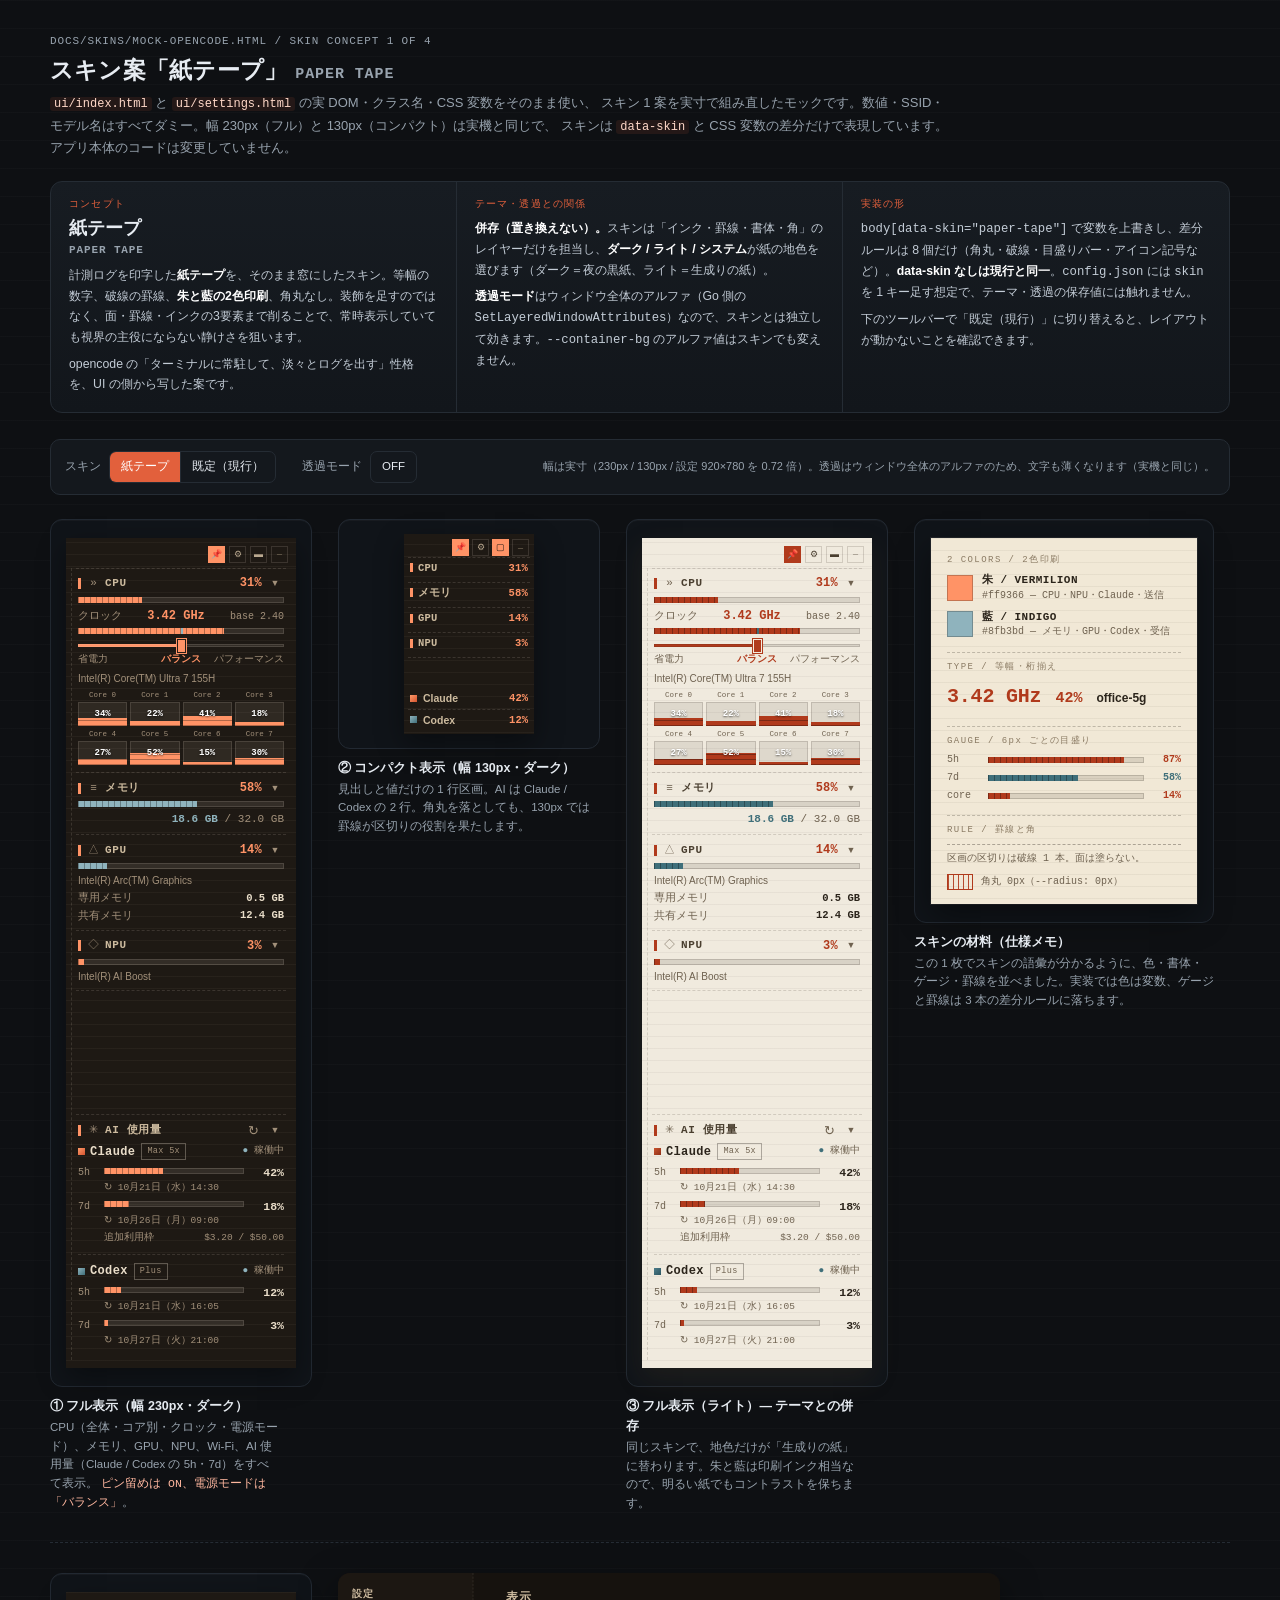
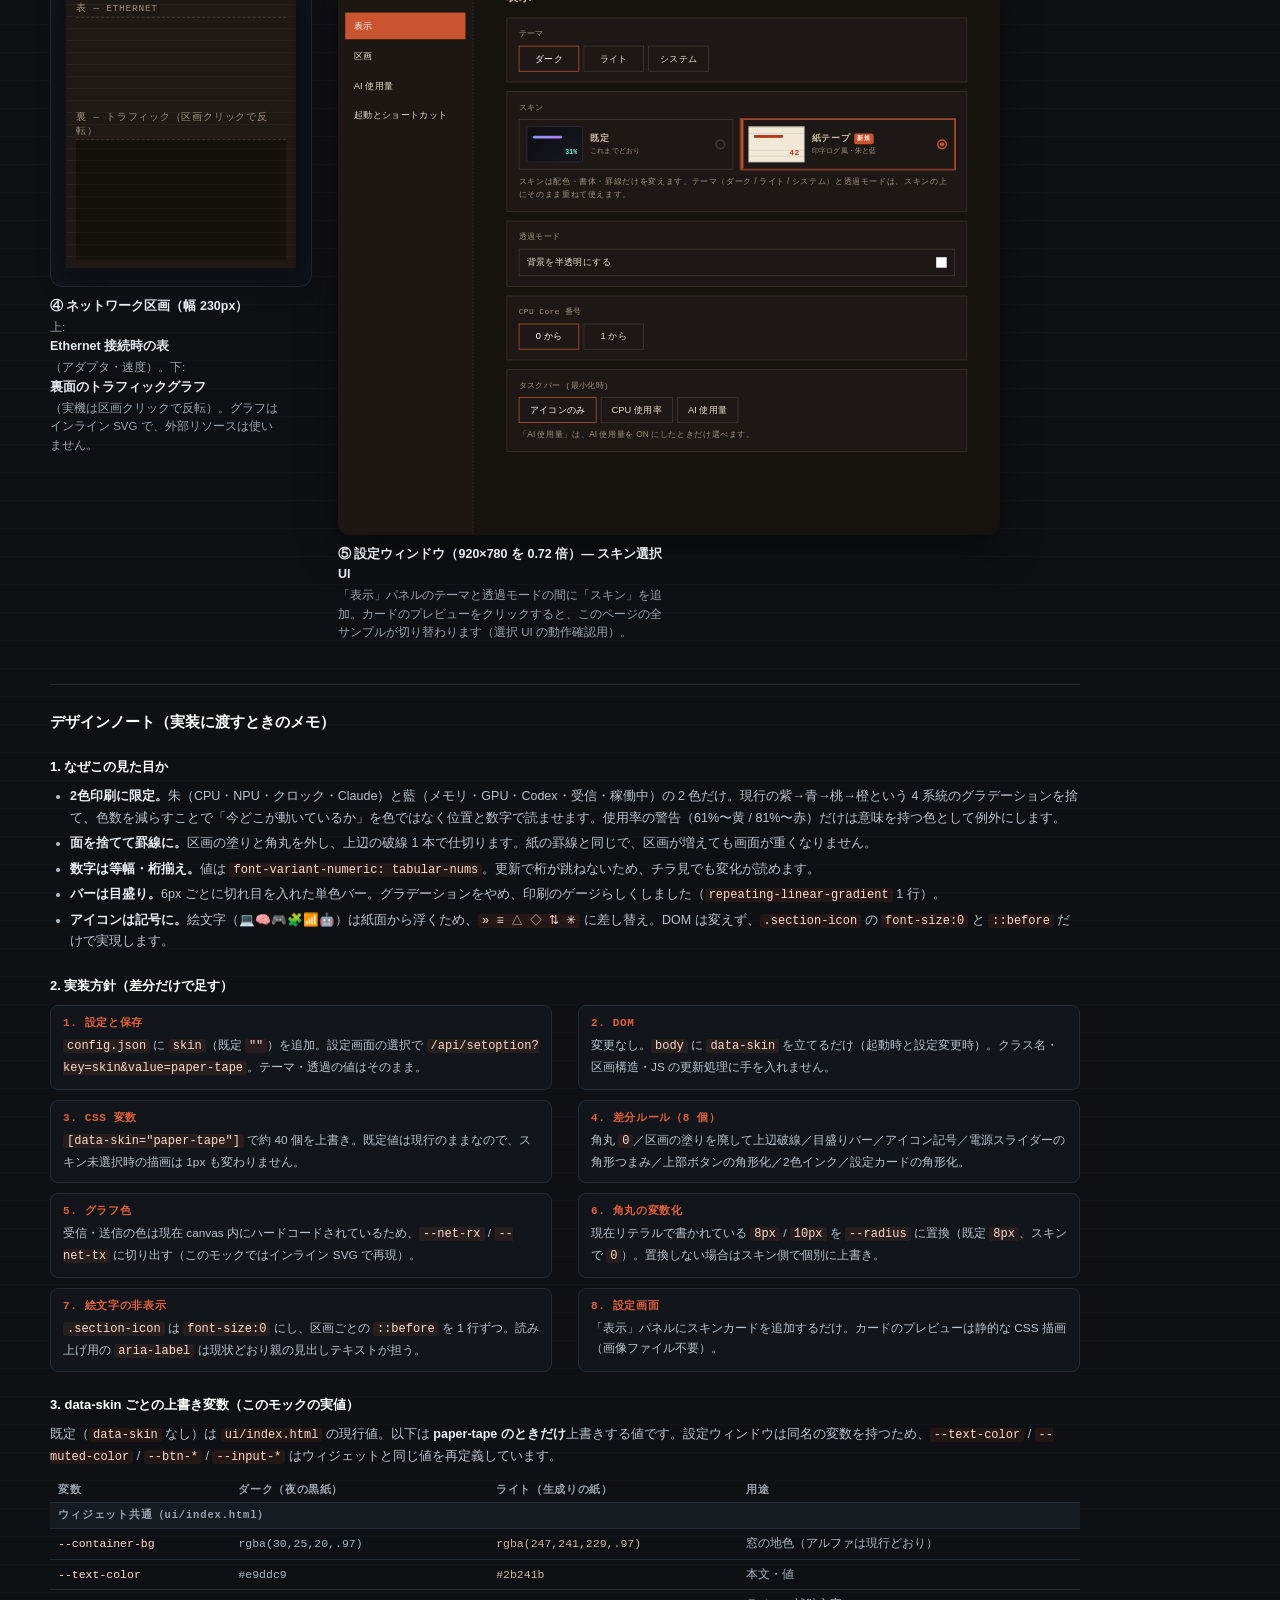
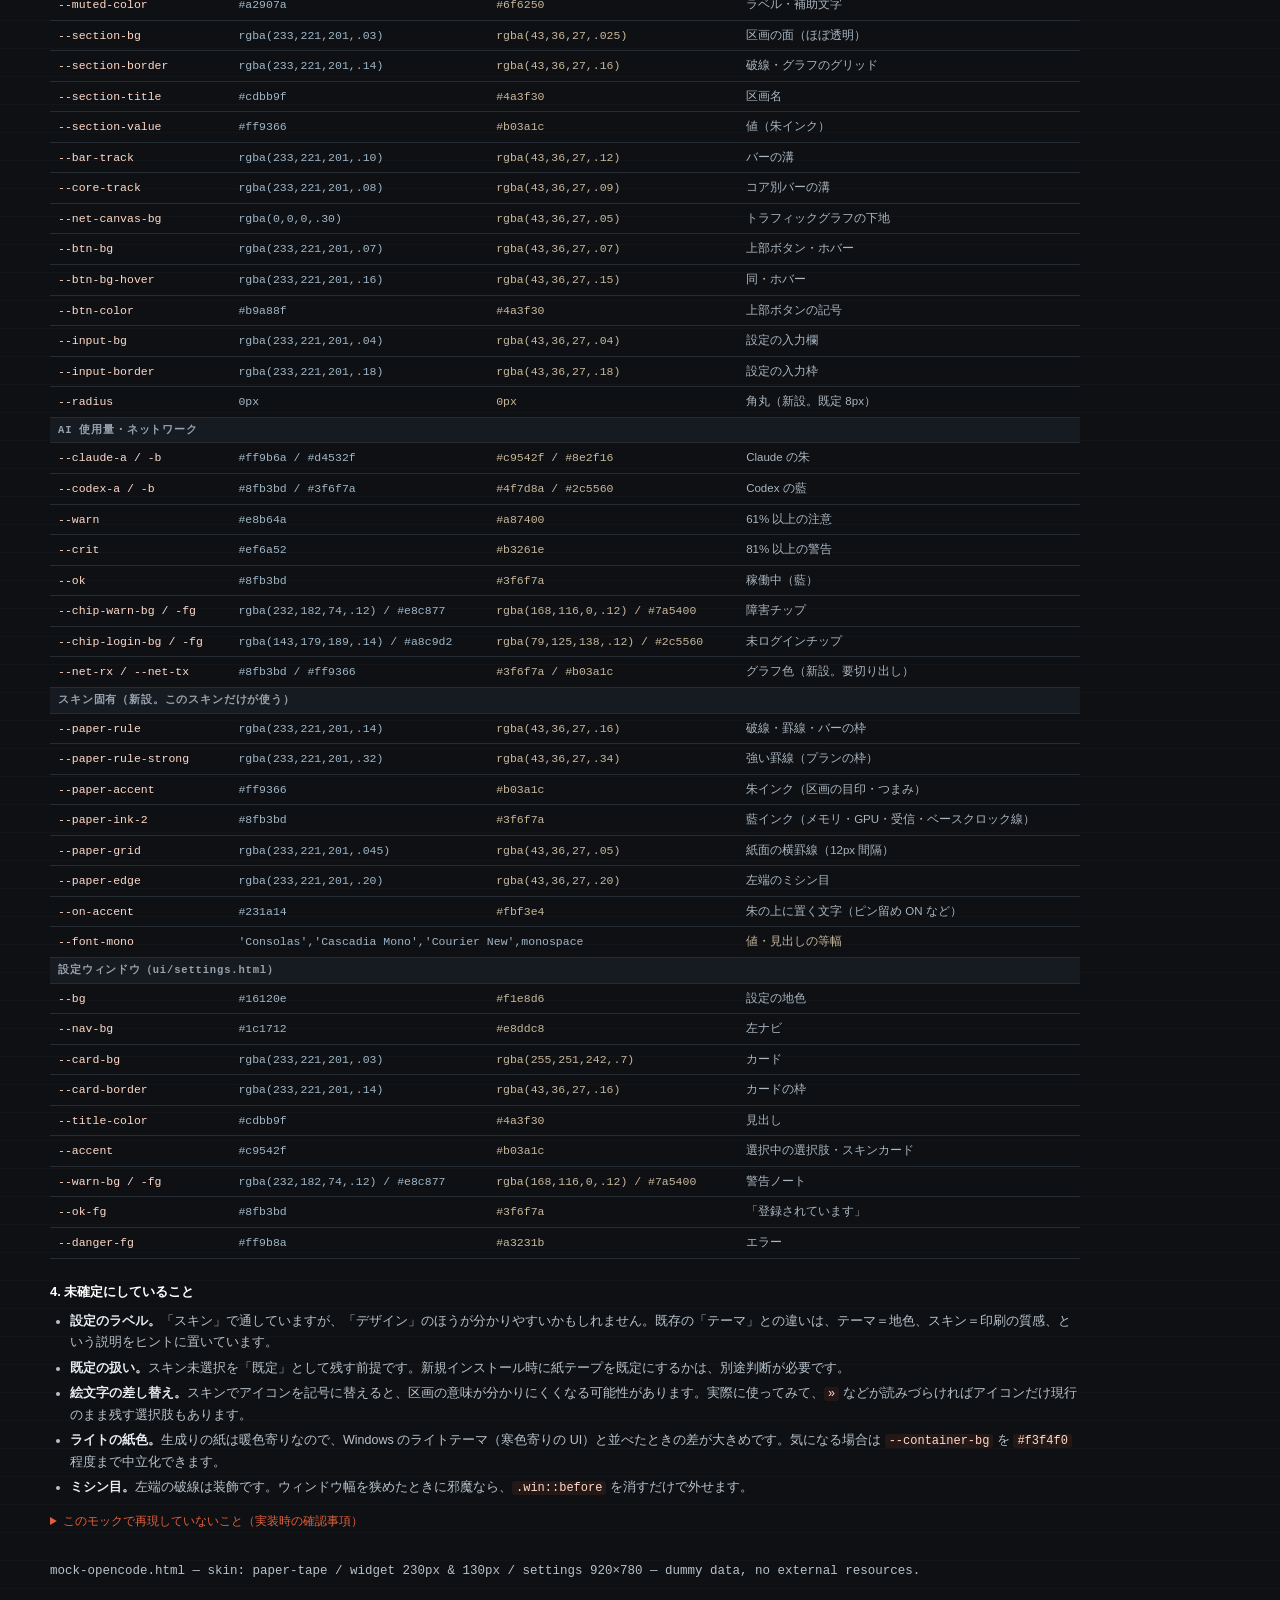
<file: docs/skins/mock-opencode.html>
<!DOCTYPE html>
<html lang="ja">
<head>
<meta charset="UTF-8">
<meta name="viewport" content="width=device-width, initial-scale=1.0">
<title>スキン案: 紙テープ / PAPER TAPE — widget-go</title>
<style>
/* =====================================================================
   このファイルは docs/skins/mock-opencode.html（デザイン案モック）です。
   アプリのコードは変更していません。数値はすべてダミーです。
   ウィジェット部分の寸法・余白・クラス名は ui/index.html に合わせています。
   ===================================================================== */

/* ---------- このページ自体（ドキュメント）の見た目 ---------- */
:root{
  --doc-bg:#0e1013; --doc-bg-2:#14181d; --doc-panel:#14181d; --doc-line:#252c34;
  --doc-fg:#e7ecf2; --doc-muted:#98a3ae; --doc-accent:#e2603c; --doc-mono:'Consolas','Cascadia Mono',monospace;
}
*{margin:0;padding:0;box-sizing:border-box}
body{
  background:
    radial-gradient(1100px 520px at 12% -12%, #1b2229 0%, rgba(27,34,41,0) 62%),
    repeating-linear-gradient(to bottom, rgba(255,255,255,.018) 0 1px, transparent 1px 28px),
    var(--doc-bg);
  color:var(--doc-fg); font:14px/1.7 'Segoe UI','Yu Gothic UI',sans-serif;
  padding:34px 30px 80px;
}
.doc{max-width:1180px;margin:0 auto}
.eyebrow{font:11px/1.4 var(--doc-mono);letter-spacing:.08em;color:var(--doc-muted);text-transform:uppercase}
h1{font-size:23px;line-height:1.35;font-weight:650;margin:6px 0 6px;letter-spacing:.01em}
h1 .en{font:600 15px/1 var(--doc-mono);color:var(--doc-muted);margin-left:8px;letter-spacing:.06em}
.lead{color:var(--doc-muted);font-size:13px;max-width:900px}
.lead code,.notes code,.note code{font-family:var(--doc-mono);color:#ffd9c9;background:rgba(226,96,60,.10);padding:0 4px;border-radius:3px;font-size:12px}

/* ---------- 冒頭のデザインノート ---------- */
.design-note{
  margin:22px 0 26px;padding:0;border:1px solid var(--doc-line);border-radius:12px;
  background:linear-gradient(180deg,#171c22 0%,#12161b 100%);
  display:grid;grid-template-columns:1.05fr 1fr 1fr;overflow:hidden;
}
.design-note > div{padding:16px 18px 17px;border-right:1px solid var(--doc-line)}
.design-note > div:last-child{border-right:0}
.design-note .kicker{font:10px/1.4 var(--doc-mono);letter-spacing:.12em;color:var(--doc-accent);text-transform:uppercase;margin-bottom:5px}
.design-note h2{font-size:18px;font-weight:650;line-height:1.3;margin-bottom:7px}
.design-note h2 span{display:block;font:600 11px/1.4 var(--doc-mono);color:var(--doc-muted);letter-spacing:.08em;margin-top:2px}
.design-note p{font-size:12.3px;line-height:1.68;color:#c3ccd6}
.design-note p + p{margin-top:6px}
.design-note b{color:#fff;font-weight:600}

/* ---------- ツールバー ---------- */
.toolbar{
  display:flex;flex-wrap:wrap;align-items:center;gap:12px 26px;
  padding:11px 14px;margin:0 0 24px;background:var(--doc-panel);border:1px solid var(--doc-line);border-radius:10px;
}
.ctl{display:flex;align-items:center;gap:8px}
.ctl > span{font-size:11.5px;color:var(--doc-muted);white-space:nowrap}
.seg{display:inline-flex;border:1px solid var(--doc-line);border-radius:7px;overflow:hidden}
.seg button{background:transparent;border:0;border-right:1px solid var(--doc-line);color:var(--doc-fg);font:inherit;font-size:11.5px;padding:5px 11px;cursor:pointer;white-space:nowrap}
.seg button:last-child{border-right:0}
.seg button:hover{background:rgba(255,255,255,.07)}
.seg button.on{background:var(--doc-accent);color:#fff}
.hintline{font-size:11px;color:var(--doc-muted);margin-left:auto}

/* ---------- ステージ ---------- */
.stage{display:flex;flex-wrap:wrap;gap:28px 26px;align-items:flex-start}
.stage + .stage{margin-top:30px;padding-top:30px;border-top:1px dashed var(--doc-line)}
figure{display:flex;flex-direction:column;gap:9px}
.stage > figure{width:262px}
.stage > figure.fig-materials{width:300px}
.stage > figure.fig-settings{width:662px}
.fig-compact .frame{width:100%;justify-content:center}
.fig-settings .frame{padding:0;border:0;background:transparent;box-shadow:none;justify-content:flex-start;border-radius:0}
.fig-materials .materials{width:268px}
figcaption{font-size:11.5px;line-height:1.6;color:var(--doc-muted);max-width:330px}
figcaption b{display:block;color:var(--doc-fg);font-size:12.5px;font-weight:600;margin-bottom:2px}
figcaption .meas{font-family:var(--doc-mono);color:#ffb79f}
.frame{
  background:#101419;border:1px solid #222932;border-radius:12px;padding:18px 16px;
  display:flex;justify-content:center;align-items:flex-start;
  box-shadow:inset 0 1px 0 rgba(255,255,255,.03);
}
.frame.tight{padding:14px 12px}
/* 透過モードの近似表示: 実機はウィンドウ全体のアルファ（文字も薄くなる） */
body.tr .frame{
  background:
    conic-gradient(#2a313a 25%, #333b45 0 50%, #2a313a 0 75%, #333b45 0) 0 0/18px 18px;
}
body.tr .win, body.tr .net-demo{opacity:.86}
.fig-narrow figcaption{max-width:230px}

/* =====================================================================
   ウィジェット（ui/index.html のスキン適用後）— 幅 230 / 130 は実寸
   body.theme-light → .theme-light に読み替え。
   .win は実機の .container#dragArea に相当。
   ===================================================================== */
.tok{
  /* 既定（現行）のダーク配色。ここを data-skin が上書きする */
  --container-bg:rgba(16,16,22,.97);
  --text-color:#f0f0f5;
  --muted-color:#a8a8b8;
  --section-bg:rgba(255,255,255,.05);
  --section-border:rgba(255,255,255,.10);
  --section-title:#d8d8e8;
  --section-value:#7bffe0;
  --bar-track:rgba(255,255,255,.12);
  --core-track:rgba(255,255,255,.10);
  --net-canvas-bg:rgba(0,0,0,.35);
  --btn-bg:rgba(255,255,255,.12);
  --btn-bg-hover:rgba(255,255,255,.22);
  --btn-color:#bbb;
  --input-bg:rgba(255,255,255,.05);
  --input-border:rgba(255,255,255,.14);
  --claude-a:#f0a27a; --claude-b:#d06b5b; --codex-a:#7be0c0; --codex-b:#34b3d6;
  --warn:#facc15; --crit:#ef6a6a; --ok:#7fffaa;
  --chip-warn-bg:rgba(250,204,21,.14); --chip-warn-fg:#ffd84d;
  --chip-login-bg:rgba(90,160,255,.16); --chip-login-fg:#9cc6ff;
  --net-rx:#7fffaa; --net-tx:#ffa3ff;
  --radius:8px;
  --font-mono:'Consolas','Cascadia Mono','Courier New',monospace;
}
.tok.theme-light{
  --container-bg:rgba(245,246,252,.96);
  --text-color:#24263a;
  --muted-color:#606078;
  --section-bg:rgba(0,0,0,.04);
  --section-border:rgba(0,0,0,.1);
  --section-title:#3b3b5a;
  --section-value:#0a7f68;
  --bar-track:rgba(0,0,0,.1);
  --core-track:rgba(0,0,0,.08);
  --net-canvas-bg:rgba(0,0,0,.06);
  --btn-bg:rgba(0,0,0,.08);
  --btn-bg-hover:rgba(0,0,0,.16);
  --btn-color:#444;
  --input-bg:rgba(0,0,0,.04);
  --input-border:rgba(0,0,0,.15);
  --claude-a:#e58f63; --claude-b:#c4553f; --codex-a:#2fbf94; --codex-b:#1f8fb3;
  --warn:#d9a400; --crit:#d33; --ok:#1aa86b;
  --chip-warn-bg:rgba(217,164,0,.16); --chip-warn-fg:#8a6500;
  --chip-login-bg:rgba(30,100,220,.12); --chip-login-fg:#1d5fc2;
  --net-rx:#1aa86b; --net-tx:#b74da6;
}

.win{
  width:230px;
  background-color:var(--container-bg);
  color:var(--text-color);
  padding:30px 10px 10px;
  position:relative;
  font:13px/1.35 'Segoe UI','Yu Gothic UI',sans-serif;
  user-select:none;
  border-radius:var(--radius);
  box-shadow:0 12px 32px rgba(0,0,0,.45),0 0 0 1px rgba(255,255,255,.07);
}
.top-btns{position:absolute;top:8px;right:8px;display:flex;gap:4px;z-index:5}
.top-btn{
  width:18px;height:18px;border-radius:50%;border:0;background:var(--btn-bg);color:var(--btn-color);
  display:flex;align-items:center;justify-content:center;font-size:10px;line-height:1;font-family:inherit;
  padding:0;cursor:pointer;
}
.top-btn:hover{background:var(--btn-bg-hover)}
.tray-btn{font-size:14px;font-weight:700;padding:0 0 5px}
.pin-btn{font-size:9px}
.pin-btn.active{background:#4CAF50;color:#fff}
.settings-btn,.compact-btn{font-size:10px}
.compact-btn.expanded{background:#5aa0ff;color:#fff;font-size:11px}

.section{background:var(--section-bg);border-radius:var(--radius);padding:8px 10px;margin-bottom:8px;border:1px solid var(--section-border)}
.section:last-child{margin-bottom:0}
.section-header{display:flex;align-items:center;margin-bottom:6px}
.section-icon{font-size:14px;margin-right:6px;flex:none}
.section-title{font-size:12px;font-weight:600;flex-grow:1;min-width:0;overflow:hidden;text-overflow:ellipsis;white-space:nowrap;color:var(--section-title)}
.section-value{color:var(--section-value);font-size:13px;font-weight:700;font-family:var(--font-mono);flex-shrink:0;margin-left:auto}
.chev{margin-left:4px;width:18px;height:18px;flex:none;border:0;border-radius:50%;background:transparent;color:var(--muted-color);font-size:9px;line-height:1;display:flex;align-items:center;justify-content:center;cursor:pointer;padding:0}
.chev:hover{background:var(--btn-bg-hover)}

.model-name{font-size:10px;line-height:1.3;color:var(--muted-color);white-space:nowrap;overflow:hidden;text-overflow:ellipsis}
.cpu-model{margin-bottom:2px}
.npu-model{margin-top:4px}
.progress-bar{position:relative;height:5px;background:var(--bar-track);border-radius:3px;overflow:hidden;margin-bottom:6px}
.progress-fill{height:100%;border-radius:3px}
.cpu-fill{background:linear-gradient(90deg,#8a9cff,#b07cff)}
.memory-fill{background:linear-gradient(90deg,#ffa3ff,#ff7a8a)}
.clock-row{display:flex;align-items:baseline;justify-content:space-between;gap:4px;margin-bottom:4px}
.clock-label{color:var(--muted-color);font-size:11px;white-space:nowrap}
.clock-value{color:var(--section-value);font-size:12px;font-weight:700;font-family:var(--font-mono);white-space:nowrap}
.clock-base{color:var(--muted-color);font-size:10px;font-family:var(--font-mono);white-space:nowrap}
.clock-fill{background:linear-gradient(90deg,#5ad0ff,#8a9cff)}
.clock-base-marker{position:absolute;top:0;bottom:0;width:1px;background:rgba(255,255,255,.55)}
.theme-light .clock-base-marker{background:rgba(0,0,0,.35)}

/* 電源モード（3 段階スライダー） */
.power-mode{margin-bottom:6px;--pm-color:#72b6ff;--pm-text:#72b6ff;--pm-fill:50%}
.power-mode.pm-saver{--pm-color:#5bd28e;--pm-text:#5bd28e}
.power-mode.pm-balanced{--pm-color:#72b6ff;--pm-text:#72b6ff}
.power-mode.pm-best{--pm-color:#ff9f53;--pm-text:#ff9f53}
.theme-light .power-mode.pm-saver{--pm-text:#12905a}
.theme-light .power-mode.pm-balanced{--pm-text:#2f7fd0}
.theme-light .power-mode.pm-best{--pm-text:#d9650f}
.pm-slider{-webkit-appearance:none;appearance:none;display:block;width:100%;height:14px;margin:0;background:transparent}
.pm-slider:focus{outline:none}
.pm-slider::-webkit-slider-runnable-track{height:4px;border-radius:2px;background:linear-gradient(to right,var(--pm-color) var(--pm-fill),var(--bar-track) var(--pm-fill))}
.pm-slider::-webkit-slider-thumb{-webkit-appearance:none;width:14px;height:14px;margin-top:-5px;border-radius:50%;background:var(--pm-color);border:2px solid var(--container-bg);box-shadow:0 0 0 1px var(--pm-color)}
.pm-labels{display:grid;grid-template-columns:minmax(0,1fr) auto minmax(0,1fr);margin-top:1px}
.pm-labels span{max-width:100%;overflow:hidden;text-overflow:ellipsis;font-size:10px;line-height:1.3;white-space:nowrap;color:var(--muted-color)}
.pm-labels span:first-child{justify-self:start}
.pm-labels span:last-child{justify-self:end}
.pm-labels span.active{color:var(--pm-text);font-weight:700}

.cores-container{display:grid;grid-template-columns:repeat(4,1fr);gap:3px;margin-top:5px}
.core-item{text-align:center}
.core-label{color:var(--muted-color);font-size:8px;display:block;margin-bottom:2px}
.core-bar-container{height:24px;background:var(--core-track);border-radius:3px;position:relative;overflow:hidden}
.core-bar{position:absolute;bottom:0;width:100%;background:linear-gradient(180deg,#8a9cff,#b07cff);border-radius:3px}
.core-value{display:block;text-align:center;color:#fff;font-size:9px;font-weight:600;line-height:24px;height:24px;margin-top:-24px;position:relative;text-shadow:0 1px 2px rgba(0,0,0,.6);pointer-events:none}
.memory-details{text-align:right;font-size:11px;color:var(--muted-color);font-family:var(--font-mono)}
.memory-details .used{color:#ffa3ff;font-weight:600}
.theme-light .memory-details .used{color:#e85ad0}

/* GPU / NPU */
.accel-section .section-title,.accel-section .section-value{white-space:nowrap}
.gpu-fill{background:linear-gradient(90deg,#6ad7ff,#5a8cff)}
.npu-fill{background:linear-gradient(90deg,#ffd36a,#ff9f5a)}
.npu-progress{margin-bottom:0}
.accel-info{display:flex;flex-direction:column;gap:3px}
.accel-info .wifi-row{gap:6px}

/* ネットワーク（表裏反転） */
.wifi-section{background:transparent;border:0;padding:0;perspective:800px}
.flip-card{display:grid;transform-style:preserve-3d;transition:transform .55s}
.flip-face{grid-area:1/1;backface-visibility:hidden;-webkit-backface-visibility:hidden;background:var(--section-bg);border:1px solid var(--section-border);border-radius:var(--radius);padding:8px 10px;cursor:pointer}
.flip-back{transform:rotateY(180deg);display:flex;flex-direction:column;min-height:104px}
.wifi-section.flipped .flip-card{transform:rotateY(180deg)}
.wifi-info{display:flex;flex-direction:column;gap:4px}
.wifi-row{display:flex;justify-content:space-between;align-items:center}
.wifi-label{color:var(--muted-color);font-size:11px}
.wifi-value{color:var(--text-color);font-size:11px;font-weight:600;font-family:var(--font-mono)}
.wifi-connected{color:#1aa86b}
.theme-light .wifi-connected{color:#0a7f48}
.wifi-compact-value{display:none}
.wifi-ethernet-only{display:none}
.wifi-section.ethernet-mode .wifi-wireless-only{display:none}
.wifi-section.ethernet-mode .wifi-ethernet-only{display:flex}
.net-peak-toggle{padding:1px 4px;border-radius:4px;cursor:pointer}
.net-canvas{width:100%;height:62px;display:block;margin-top:4px;background:var(--net-canvas-bg);border-radius:4px;overflow:hidden}
.net-canvas svg{display:block;width:100%;height:100%}
.net-grid{stroke:var(--section-border);stroke-width:.7;stroke-dasharray:2 3;vector-effect:non-scaling-stroke}
.net-rx-area{fill:var(--net-rx);fill-opacity:.20}
.net-tx-area{fill:var(--net-tx);fill-opacity:.16}
.net-rx-line{fill:none;stroke:var(--net-rx);stroke-width:1.2;vector-effect:non-scaling-stroke}
.net-tx-line{fill:none;stroke:var(--net-tx);stroke-width:1.2;vector-effect:non-scaling-stroke}
.net-legend{display:flex;justify-content:space-between;margin-top:4px;font-size:11px;font-family:var(--font-mono)}
.net-leg-rx{color:#1aa86b}
.theme-light .net-leg-rx{color:#0a7f48}
.net-leg-tx{color:#b74da6}
.theme-light .net-leg-tx{color:#a03a8e}

/* AI 使用量 */
.ai-compact{display:none}
.ai-crow{display:flex;align-items:center;background:var(--section-bg);border:1px solid var(--section-border);border-radius:var(--radius);padding:4px 6px}
.ai-crow i{width:8px;height:8px;border-radius:50%;flex:none;margin-right:6px}
.ai-crow.claude i{background:linear-gradient(135deg,var(--claude-a),var(--claude-b))}
.ai-crow.codex i{background:linear-gradient(135deg,var(--codex-a),var(--codex-b))}
.ai-cname{font-size:11px;font-weight:600;color:var(--section-title);flex-grow:1;min-width:0;overflow:hidden;text-overflow:ellipsis;white-space:nowrap}
.ai-cval{font-size:11px;font-weight:700;font-family:var(--font-mono);color:var(--section-value);flex-shrink:0;margin-left:auto}
.ai-cval.warn{color:var(--warn)}
.ai-cval.crit{color:var(--crit)}
.ai-refresh{margin-left:4px;width:18px;height:18px;flex:none;border:0;border-radius:50%;background:transparent;color:var(--muted-color);font-size:13px;line-height:1;display:flex;align-items:center;justify-content:center;cursor:pointer;padding:0}
.prov + .prov{margin-top:9px;padding-top:8px;border-top:1px dashed var(--section-border)}
.prov-head{display:flex;align-items:center;gap:6px;margin-bottom:5px}
.prov-name{font-size:12px;font-weight:700;display:flex;align-items:center;gap:5px}
.prov-name i{width:8px;height:8px;border-radius:50%;display:inline-block}
.claude .prov-name i{background:linear-gradient(135deg,var(--claude-a),var(--claude-b))}
.codex .prov-name i{background:linear-gradient(135deg,var(--codex-a),var(--codex-b))}
.plan{font-size:9px;padding:0 5px;border-radius:8px;border:1px solid var(--section-border);color:var(--muted-color);line-height:15px;white-space:nowrap}
.prov-state{margin-left:auto;font-size:10px;color:var(--muted-color);white-space:nowrap}
.prov-state.ok::before{content:'● ';color:var(--ok)}
.prov-state.inc::before{content:'▲ ';color:var(--warn)}
.wrow{display:grid;grid-template-columns:20px 1fr 34px;align-items:center;column-gap:6px}
.wrow .lab{font-size:11px;color:var(--muted-color)}
.wrow .progress-bar{margin:0;height:6px}
.wrow .pct{text-align:right;font-family:var(--font-mono);font-size:12px;font-weight:700}
.wreset{font-size:10px;color:var(--muted-color);padding-left:26px;margin:1px 0 4px;font-family:var(--font-mono);white-space:nowrap;overflow:hidden;text-overflow:ellipsis}
.claude .progress-fill{background:linear-gradient(90deg,var(--claude-a),var(--claude-b))}
.codex .progress-fill{background:linear-gradient(90deg,var(--codex-a),var(--codex-b))}
.progress-fill.warn{background:var(--warn)!important}
.progress-fill.crit{background:var(--crit)!important}
.pct.warn{color:var(--warn)}
.pct.crit{color:var(--crit)}
.extra{font-size:10px;color:var(--muted-color);padding-left:26px;display:flex;justify-content:space-between;font-family:var(--font-mono);margin-bottom:2px;gap:6px}
.chip{display:flex;align-items:center;gap:6px;font-size:10px;line-height:1.3;padding:4px 6px;border-radius:5px;margin-bottom:5px;overflow-wrap:anywhere}
.chip.warn{background:var(--chip-warn-bg);color:var(--chip-warn-fg)}
.chip.login{background:var(--chip-login-bg);color:var(--chip-login-fg)}
.ai-act{margin-left:auto;border:0;border-radius:4px;background:#5aa0ff;color:#fff;font:inherit;font-size:10px;padding:2px 8px;cursor:pointer;flex:none}

/* コンパクト表示（幅 130px） */
.win.compact{width:130px}
.compact{padding:23px 4px 4px}
.compact .top-btns{top:5px;right:5px;gap:3px}
.compact .top-btn{width:16px;height:16px;font-size:9px}
.compact .tray-btn{font-size:12px;padding:0 0 4px}
.compact .compact-btn.expanded{font-size:10px}
.compact .section{padding:4px 6px;margin-bottom:3px}
.compact .wifi-section{padding:0}
.compact .flip-face{padding:4px 6px}
.compact .section-header{margin-bottom:0}
.compact .section-icon{font-size:12px;margin-right:3px}
.compact .section-title{font-size:11px}
.compact .section-title[data-compact]{font-size:0}
.compact .section-title[data-compact]::before{content:attr(data-compact);font-size:11px;font-weight:600}
.compact .section-value{font-size:11px}
.compact .model-name{display:none}
.compact .cores-container{display:none}
.compact .cpu-progress{display:none}
.compact .mem-progress{display:none}
.compact .memory-details{display:none}
.compact .wifi-info{display:none}
.compact .wifi-compact-value{display:inline}
.compact .gpu-progress,.compact .npu-progress,.compact .accel-info{display:none}
.compact .power-mode{display:none}
.compact .clock-row{display:none}
.compact .clock-progress{display:none}
.compact .chev{display:none}
.compact .net-canvas{display:none}
.compact .net-legend{display:none}
.compact .ai-section{background:transparent;border:none;padding:0;margin-bottom:0}
.compact .ai-section > .section-header{display:none}
.compact .ai-section .sec-body{display:none}
.compact .ai-section .ai-compact{display:flex;flex-direction:column;gap:3px}
.compact .ai-section .ai-crow{background:var(--section-bg);border:1px solid var(--section-border);padding:4px 6px}
.compact .ai-refresh{display:none}

/* =====================================================================
   ここからスキン本体: data-skin="paper-tape"
   既定（data-skin なし）は現行の見た目のまま。変数の上書き＋最小限の差分ルールだけ。
   ===================================================================== */
.tok[data-skin="paper-tape"]{
  /* 地色・インク */
  --container-bg:rgba(30,25,20,.97);
  --text-color:#e9ddc9;
  --muted-color:#a2907a;
  --section-bg:rgba(233,221,201,.03);
  --section-border:rgba(233,221,201,.14);
  --section-title:#cdbb9f;
  --section-value:#ff9366;
  --bar-track:rgba(233,221,201,.10);
  --core-track:rgba(233,221,201,.08);
  --net-canvas-bg:rgba(0,0,0,.30);
  --btn-bg:rgba(233,221,201,.07);
  --btn-bg-hover:rgba(233,221,201,.16);
  --btn-color:#b9a88f;
  --input-bg:rgba(233,221,201,.04);
  --input-border:rgba(233,221,201,.18);
  /* AI（朱 = Claude / 藍 = Codex） */
  --claude-a:#ff9b6a; --claude-b:#d4532f;
  --codex-a:#8fb3bd; --codex-b:#3f6f7a;
  --warn:#e8b64a; --crit:#ef6a52; --ok:#8fb3bd;
  --chip-warn-bg:rgba(232,182,74,.12); --chip-warn-fg:#e8c877;
  --chip-login-bg:rgba(143,179,189,.14); --chip-login-fg:#a8c9d2;
  --net-rx:#8fb3bd; --net-tx:#ff9366;
  /* スキン固有 */
  --paper-rule:rgba(233,221,201,.14);
  --paper-rule-strong:rgba(233,221,201,.32);
  --paper-accent:#ff9366;
  --paper-ink-2:#8fb3bd;
  --paper-grid:rgba(233,221,201,.045);
  --paper-edge:rgba(233,221,201,.20);
  --on-accent:#231a14;
  --radius:0px;
  --font-mono:'Consolas','Cascadia Mono','Courier New',monospace;
}
.tok[data-skin="paper-tape"].theme-light{
  --container-bg:rgba(247,241,229,.97);
  --text-color:#2b241b;
  --muted-color:#6f6250;
  --section-bg:rgba(43,36,27,.025);
  --section-border:rgba(43,36,27,.16);
  --section-title:#4a3f30;
  --section-value:#b03a1c;
  --bar-track:rgba(43,36,27,.12);
  --core-track:rgba(43,36,27,.09);
  --net-canvas-bg:rgba(43,36,27,.05);
  --btn-bg:rgba(43,36,27,.07);
  --btn-bg-hover:rgba(43,36,27,.15);
  --btn-color:#4a3f30;
  --input-bg:rgba(43,36,27,.04);
  --input-border:rgba(43,36,27,.18);
  --claude-a:#c9542f; --claude-b:#8e2f16;
  --codex-a:#4f7d8a; --codex-b:#2c5560;
  --warn:#a87400; --crit:#b3261e; --ok:#3f6f7a;
  --chip-warn-bg:rgba(168,116,0,.12); --chip-warn-fg:#7a5400;
  --chip-login-bg:rgba(79,125,138,.12); --chip-login-fg:#2c5560;
  --net-rx:#3f6f7a; --net-tx:#b03a1c;
  --paper-rule:rgba(43,36,27,.16);
  --paper-rule-strong:rgba(43,36,27,.34);
  --paper-accent:#b03a1c;
  --paper-ink-2:#3f6f7a;
  --paper-grid:rgba(43,36,27,.05);
  --paper-edge:rgba(43,36,27,.20);
  --on-accent:#fbf3e4;
}

/* --- 紙面（罫線）と左端のミシン目 --- */
.tok[data-skin="paper-tape"].win{
  background-image:repeating-linear-gradient(to bottom,var(--paper-grid) 0 1px,transparent 1px 12px);
  background-position:0 30px;
  box-shadow:0 10px 26px rgba(0,0,0,.38);
}
.tok[data-skin="paper-tape"].theme-light.win{box-shadow:0 10px 26px rgba(90,70,40,.20)}
.tok[data-skin="paper-tape"].win::before{
  content:"";position:absolute;left:5px;top:30px;bottom:8px;
  border-left:1px dashed var(--paper-edge);opacity:.7;pointer-events:none;
}
.tok[data-skin="paper-tape"].win.compact::before{display:none}

/* --- 区画 = 面を捨て、上辺の破線だけで仕切る --- */
.tok[data-skin="paper-tape"] .section{
  background:transparent;border:0;border-top:1px dashed var(--paper-rule);
  border-radius:0;padding:6px 2px 7px;margin-bottom:0;
}
.tok[data-skin="paper-tape"] .section:last-child{margin-bottom:0}
.tok[data-skin="paper-tape"] .wifi-section{
  border:0;border-top:1px dashed var(--paper-rule);padding:0;
}
.tok[data-skin="paper-tape"] .flip-face{
  background:transparent;border:0;border-radius:0;padding:6px 2px 7px;
}
.tok[data-skin="paper-tape"] .section-header{margin-bottom:4px}
.tok[data-skin="paper-tape"] .section-header::before{
  content:"";width:3px;height:11px;background:var(--paper-accent);margin-right:6px;flex:none;
}
.tok[data-skin="paper-tape"] .section-title{font-family:var(--font-mono);font-size:11px;letter-spacing:.06em;font-weight:700}
.tok[data-skin="paper-tape"] .section-value{font-size:12px;letter-spacing:.02em;font-variant-numeric:tabular-nums}
.tok[data-skin="paper-tape"] .section-icon{
  font-size:0;width:13px;margin-right:5px;flex:none;color:var(--muted-color);
  font-family:var(--font-mono);display:flex;align-items:center;justify-content:center;
}
.tok[data-skin="paper-tape"] .section-icon::before{content:"»";font-size:11px;line-height:1}
.tok[data-skin="paper-tape"] [data-sec="memory"] .section-icon::before{content:"≡"}
.tok[data-skin="paper-tape"] [data-sec="gpu"] .section-icon::before{content:"△"}
.tok[data-skin="paper-tape"] [data-sec="npu"] .section-icon::before{content:"◇"}
.tok[data-skin="paper-tape"] [data-sec="network"] .section-icon::before{content:"⇅"}
.tok[data-skin="paper-tape"] [data-sec="ai"] .section-icon::before{content:"✳"}

/* --- バー = 一定間隔で切れ目が入った「印刷の目盛り」 --- */
.tok[data-skin="paper-tape"] .progress-bar{
  height:6px;border-radius:0;box-shadow:inset 0 0 0 1px var(--paper-rule);margin-bottom:5px;
}
.tok[data-skin="paper-tape"] .progress-fill{
  border-radius:0;background-color:var(--paper-accent);
  background-image:repeating-linear-gradient(90deg,rgba(0,0,0,.30) 0 1px,transparent 1px 6px);
}
.tok[data-skin="paper-tape"] .cpu-fill,
.tok[data-skin="paper-tape"] .npu-fill,
.tok[data-skin="paper-tape"] .clock-fill{background-color:var(--paper-accent)}
.tok[data-skin="paper-tape"] .memory-fill,
.tok[data-skin="paper-tape"] .gpu-fill{background-color:var(--paper-ink-2)}
.tok[data-skin="paper-tape"] .memory-details .used{color:var(--paper-ink-2)}
.tok[data-skin="paper-tape"] .memory-details,
.tok[data-skin="paper-tape"] .clock-value,
.tok[data-skin="paper-tape"] .clock-base,
.tok[data-skin="paper-tape"] .wifi-value,
.tok[data-skin="paper-tape"] .wreset,
.tok[data-skin="paper-tape"] .extra{font-variant-numeric:tabular-nums}
.tok[data-skin="paper-tape"] .clock-label{font-family:var(--font-mono);font-size:10.5px}
.tok[data-skin="paper-tape"] .clock-base-marker{width:2px;background:var(--paper-ink-2);opacity:1}

/* コア別バー */
.tok[data-skin="paper-tape"] .core-bar-container{border-radius:0;box-shadow:inset 0 0 0 1px var(--paper-rule)}
.tok[data-skin="paper-tape"] .core-bar{
  border-radius:0;background-color:var(--paper-accent);
  background-image:repeating-linear-gradient(0deg,rgba(0,0,0,.30) 0 1px,transparent 1px 5px);
}
.tok[data-skin="paper-tape"] .core-label{font-family:var(--font-mono);font-size:7.5px}
.tok[data-skin="paper-tape"] .core-value{font-family:var(--font-mono);font-size:9px}

/* 電源モード: 省電力 = 藍 / バランス・パフォーマンス = 朱 */
.tok[data-skin="paper-tape"] .power-mode.pm-saver{--pm-color:var(--paper-ink-2);--pm-text:var(--paper-ink-2)}
.tok[data-skin="paper-tape"] .power-mode.pm-balanced,
.tok[data-skin="paper-tape"] .power-mode.pm-best{--pm-color:var(--paper-accent);--pm-text:var(--paper-accent)}
.tok[data-skin="paper-tape"] .pm-slider::-webkit-slider-runnable-track{
  height:3px;border-radius:0;box-shadow:inset 0 0 0 1px var(--paper-rule);
}
.tok[data-skin="paper-tape"] .pm-slider::-webkit-slider-thumb{
  -webkit-appearance:none;width:9px;height:14px;margin-top:-5.5px;border-radius:0;
  background:var(--pm-color);border:1px solid var(--container-bg);box-shadow:0 0 0 1px var(--pm-color);
}
.tok[data-skin="paper-tape"] .pm-labels span{font-family:var(--font-mono);font-size:9.5px}

/* 上部ボタン = 角の丸くない小さなスイッチ */
.tok[data-skin="paper-tape"] .top-btn{
  width:17px;height:17px;border-radius:0;border:1px solid var(--paper-rule);background:transparent;font-size:9px;
}
.tok[data-skin="paper-tape"] .top-btn:hover{background:var(--btn-bg-hover)}
.tok[data-skin="paper-tape"] .pin-btn.active{background:var(--paper-accent);border-color:var(--paper-accent);color:var(--on-accent)}
.tok[data-skin="paper-tape"] .compact-btn.expanded{background:var(--paper-accent);color:var(--on-accent);border-color:var(--paper-accent)}

/* ネットワーク */
.tok[data-skin="paper-tape"] .net-canvas{border-radius:0;box-shadow:inset 0 0 0 1px var(--paper-rule)}
.tok[data-skin="paper-tape"] .net-leg-rx{color:var(--net-rx)}
.tok[data-skin="paper-tape"] .net-leg-tx{color:var(--net-tx)}
.tok[data-skin="paper-tape"] .net-legend{font-variant-numeric:tabular-nums}
.tok[data-skin="paper-tape"] .wifi-value{font-size:10.5px}
.tok[data-skin="paper-tape"] .wifi-connected{color:var(--paper-ink-2)}
.tok[data-skin="paper-tape"] .wifi-disconnected{color:var(--crit)}

/* AI 使用量: 2 色印刷 */
.tok[data-skin="paper-tape"] .prov-name{font-family:var(--font-mono);letter-spacing:.03em}
.tok[data-skin="paper-tape"] .prov-name i,
.tok[data-skin="paper-tape"] .ai-crow i{width:7px;height:7px;border-radius:0}
.tok[data-skin="paper-tape"] .plan{
  border-radius:0;border-color:var(--paper-rule-strong);font-family:var(--font-mono);
  font-size:8.5px;letter-spacing:.04em;
}
.tok[data-skin="paper-tape"] .prov-state{font-size:9.5px;font-family:var(--font-mono)}
.tok[data-skin="paper-tape"] .wreset,
.tok[data-skin="paper-tape"] .extra{font-size:9.5px}
.tok[data-skin="paper-tape"] .wrow .lab{font-family:var(--font-mono);font-size:10px}
.tok[data-skin="paper-tape"] .wrow .pct{font-size:11.5px;font-variant-numeric:tabular-nums}
.tok[data-skin="paper-tape"] .chip{border-radius:0;border-left:3px solid currentColor;padding:3px 6px;font-family:var(--font-mono)}
.tok[data-skin="paper-tape"] .ai-act{border-radius:0;background:var(--paper-accent);color:var(--on-accent)}
.tok[data-skin="paper-tape"] .ai-refresh{border-radius:0}

/* コンパクト時の紙テープ: 余白を詰め、区切りは破線のまま */
.tok[data-skin="paper-tape"] .compact .section,
.tok[data-skin="paper-tape"].compact .section{padding:3px 2px;margin-bottom:0}
.tok[data-skin="paper-tape"].compact .section-header::before{height:9px;margin-right:5px}
.tok[data-skin="paper-tape"] .compact .section-icon,
.tok[data-skin="paper-tape"].compact .section-icon{display:none}
.tok[data-skin="paper-tape"].compact .section-title{font-size:10.5px;letter-spacing:.02em}
.tok[data-skin="paper-tape"].compact .section-title[data-compact]{font-size:0}
.tok[data-skin="paper-tape"].compact .section-title[data-compact]::before{font-size:10.5px;letter-spacing:.02em}
.tok[data-skin="paper-tape"].compact .section-value{font-size:10.5px}
.tok[data-skin="paper-tape"].compact .flip-face{padding:3px 2px}
.tok[data-skin="paper-tape"].compact .ai-section{border-top:0;padding:0}
.tok[data-skin="paper-tape"].compact .ai-section .ai-crow{
  background:transparent;border:0;border-top:1px dashed var(--paper-rule);border-radius:0;padding:3px 2px;
}
.tok[data-skin="paper-tape"].compact .ai-section .ai-compact{gap:0}
.tok[data-skin="paper-tape"].compact .ai-section .ai-crow:first-child{border-top:0}
.tok[data-skin="paper-tape"].compact .ai-cname{font-size:10.5px}
.tok[data-skin="paper-tape"].compact .ai-cval{font-size:10.5px}

/* =====================================================================
   設定ウィンドウ（ui/settings.html）— 920×780 の実寸
   ===================================================================== */
.settings{
  width:920px;height:780px;flex:none;
  background:var(--bg);color:var(--text-color);
  font:13px/1.5 'Segoe UI','Yu Gothic UI',sans-serif;
  display:flex;overflow:hidden;
  /* 既定（現行）のダーク配色 */
  --bg:#101016; --nav-bg:#15151d;
  --card-bg:rgba(255,255,255,.05); --card-border:rgba(255,255,255,.10);
  --text-color:#f0f0f5; --muted-color:#a8a8b8; --title-color:#d8d8e8;
  --btn-bg:rgba(255,255,255,.12); --btn-bg-hover:rgba(255,255,255,.22); --btn-color:#bbb;
  --input-bg:rgba(255,255,255,.05); --input-border:rgba(255,255,255,.14);
  --accent:#5aa0ff;
  --warn-bg:rgba(255,190,60,.14); --warn-fg:#ffd27a;
  --ok-fg:#7fffaa; --danger-fg:#ff9a9a;
  accent-color:var(--accent);
}
.settings.theme-light{
  --bg:#eef0f8; --nav-bg:#e2e6f3;
  --card-bg:rgba(255,255,255,.75); --card-border:rgba(0,0,0,.10);
  --text-color:#24263a; --muted-color:#606078; --title-color:#3b3b5a;
  --btn-bg:rgba(0,0,0,.08); --btn-bg-hover:rgba(0,0,0,.16); --btn-color:#444;
  --input-bg:rgba(0,0,0,.04); --input-border:rgba(0,0,0,.15);
  --warn-bg:rgba(220,140,0,.14); --warn-fg:#8a5a00;
  --ok-fg:#0a7f48; --danger-fg:#b3261e;
}
.settings nav{width:188px;flex:none;background:var(--nav-bg);padding:18px 10px;display:flex;flex-direction:column;gap:4px;border-right:1px solid var(--card-border)}
.settings nav h1{font-size:14px;font-weight:600;color:var(--title-color);padding:2px 10px 12px;margin:0}
.settings .nav-item{text-align:left;padding:9px 12px;border:0;border-radius:6px;background:none;color:var(--text-color);font:inherit;cursor:pointer}
.settings .nav-item:hover{background:var(--btn-bg)}
.settings .nav-item.active{background:var(--accent);color:#fff}
.settings main{flex:1;min-width:0;overflow-y:auto;padding:22px 28px 40px}
.settings .panel{display:none;max-width:640px;margin:0 auto}
.settings .panel.active{display:block}
.settings .panel > h2{font-size:17px;font-weight:600;color:var(--title-color);margin-bottom:14px}
.settings .card{background:var(--card-bg);border:1px solid var(--card-border);border-radius:10px;padding:14px 16px;margin-bottom:12px}
.settings .card > .label{display:block;font-size:12px;color:var(--muted-color);margin-bottom:8px}
.settings .hint{font-size:11.5px;color:var(--muted-color);margin-top:8px;line-height:1.55}
.settings .opts{display:flex;gap:6px;flex-wrap:wrap}
.settings .opt{flex:0 1 auto;min-width:84px;text-align:center;padding:7px 14px;font:inherit;background:var(--input-bg);border:1px solid var(--input-border);border-radius:6px;cursor:pointer;color:var(--text-color)}
.settings .opt:hover{background:var(--btn-bg-hover)}
.settings .opt.active{background:var(--accent);border-color:var(--accent);color:#fff}
.settings .toggle{display:flex;align-items:center;justify-content:space-between;gap:12px;padding:8px 10px;background:var(--input-bg);border:1px solid var(--input-border);border-radius:6px;cursor:pointer}
.settings .toggle input{margin:0;width:16px;height:16px;cursor:pointer;flex:none}

/* 新しい「スキン」カード */
.skin-grid{display:grid;grid-template-columns:repeat(2,minmax(0,1fr));gap:10px}
.skin-card{
  position:relative;display:flex;align-items:center;gap:10px;text-align:left;
  padding:9px 10px;background:var(--input-bg);border:1px solid var(--input-border);
  border-radius:8px;color:var(--text-color);font:inherit;cursor:pointer;
}
.skin-card:hover{background:var(--btn-bg)}
.skin-card.selected{border-color:var(--accent);box-shadow:0 0 0 1px var(--accent)}
.skin-card .radio{width:14px;height:14px;border-radius:50%;border:2px solid var(--input-border);flex:none;margin-left:auto;position:relative}
.skin-card.selected .radio{border-color:var(--accent)}
.skin-card.selected .radio::after{content:"";position:absolute;inset:2px;border-radius:50%;background:var(--accent)}
.skin-meta{min-width:0;display:flex;flex-direction:column;gap:1px}
.skin-meta b{font-size:12.5px;font-weight:600;color:var(--title-color);display:flex;align-items:center;gap:5px}
.skin-meta small{font-size:10.5px;color:var(--muted-color);white-space:nowrap}
.badge-new{font:600 9px/1 var(--font-mono);letter-spacing:.04em;background:var(--accent);color:#fff;border-radius:3px;padding:3px 4px}
.preview{
  width:78px;height:50px;flex:none;border-radius:4px;border:1px solid var(--card-border);
  position:relative;overflow:hidden;
}
/* 既定のプレビュー: 現行のグラファイト＋紫バー＋ミントの数値 */
.prev-default{background:linear-gradient(135deg,#0d0d12,#16161e)}
.prev-default::before{
  content:"";position:absolute;left:8px;top:12px;width:40px;height:4px;border-radius:2px;
  background:linear-gradient(90deg,#8a9cff,#b07cff);
}
.prev-default::after{
  content:"31%";position:absolute;right:7px;bottom:8px;
  font:700 9px/1 var(--font-mono);color:#7bffe0;
}
/* 紙テープのプレビュー: 生成り＋朱の罫線とバー */
.prev-paper{
  background:
    repeating-linear-gradient(to bottom,rgba(43,36,27,.09) 0 1px,transparent 1px 8px),
    #f1e8d6;
  border-color:rgba(43,36,27,.22);
}
.prev-paper::before{
  content:"";position:absolute;left:7px;top:11px;width:40px;height:4px;
  background:repeating-linear-gradient(90deg,#b03a1c 0 1px,transparent 1px 5px);
  background-color:#b03a1c;
}
.prev-paper::after{
  content:"42";position:absolute;right:6px;bottom:6px;
  font:700 11px/1 var(--font-mono);color:#b03a1c;letter-spacing:.04em;
}
.prev-paper .prev-rule{display:none}

/* 設定ウィンドウのスキン（変数の上書き） */
.settings[data-skin="paper-tape"]{
  --bg:#16120e; --nav-bg:#1c1712;
  --card-bg:rgba(233,221,201,.03); --card-border:rgba(233,221,201,.14);
  --text-color:#e9ddc9; --muted-color:#a2907a; --title-color:#cdbb9f;
  --btn-bg:rgba(233,221,201,.07); --btn-bg-hover:rgba(233,221,201,.16); --btn-color:#b9a88f;
  --input-bg:rgba(233,221,201,.04); --input-border:rgba(233,221,201,.18);
  --accent:#c9542f;
  --warn-bg:rgba(232,182,74,.12); --warn-fg:#e8c877;
  --ok-fg:#8fb3bd; --danger-fg:#ff9b8a;
  --radius:0px;
  --font-mono:'Consolas','Cascadia Mono','Courier New',monospace;
}
.settings[data-skin="paper-tape"].theme-light{
  --bg:#f1e8d6; --nav-bg:#e8ddc8;
  --card-bg:rgba(255,251,242,.7); --card-border:rgba(43,36,27,.16);
  --text-color:#2b241b; --muted-color:#6f6250; --title-color:#4a3f30;
  --btn-bg:rgba(43,36,27,.07); --btn-bg-hover:rgba(43,36,27,.15); --btn-color:#4a3f30;
  --input-bg:rgba(43,36,27,.04); --input-border:rgba(43,36,27,.18);
  --accent:#b03a1c;
  --warn-bg:rgba(168,116,0,.12); --warn-fg:#7a5400;
  --ok-fg:#3f6f7a; --danger-fg:#a3231b;
}
/* 設定ウィンドウの差分: 角を落とし、罫線と等幅の見出しに揃える */
.settings[data-skin="paper-tape"] .card,
.settings[data-skin="paper-tape"] .opt,
.settings[data-skin="paper-tape"] .toggle,
.settings[data-skin="paper-tape"] .skin-card,
.settings[data-skin="paper-tape"] .nav-item{border-radius:0}
.settings[data-skin="paper-tape"] nav{border-right-style:dashed}
.settings[data-skin="paper-tape"] nav h1,
.settings[data-skin="paper-tape"] .panel > h2{font-family:var(--font-mono);letter-spacing:.06em}
.settings[data-skin="paper-tape"] .card > .label{font-family:var(--font-mono);letter-spacing:.05em;font-size:11px}
.settings[data-skin="paper-tape"] .opt{background:transparent}
.settings[data-skin="paper-tape"] .toggle{background:transparent}
.settings[data-skin="paper-tape"] .skin-card{background:transparent}
.settings[data-skin="paper-tape"] .skin-card:hover{background:var(--btn-bg)}
.settings[data-skin="paper-tape"] .skin-card.selected{box-shadow:0 0 0 1px var(--accent),inset 3px 0 0 var(--accent)}
.settings[data-skin="paper-tape"] .skin-meta b{font-family:var(--font-mono);letter-spacing:.04em}
.settings[data-skin="paper-tape"] .skin-meta small{font-family:var(--font-mono);font-size:10px}
.settings[data-skin="paper-tape"] .badge-new{background:var(--accent);color:#fbf3e4}
.settings[data-skin="paper-tape"] .preview{border-radius:0}

/* ネットワーク区画だけの比較用（表 / 裏） */
.net-demo{
  width:230px;padding:10px 10px 8px;
  background-color:var(--container-bg);color:var(--text-color);
  font:13px/1.35 'Segoe UI','Yu Gothic UI',sans-serif;user-select:none;
  border-radius:var(--radius);box-shadow:0 12px 32px rgba(0,0,0,.45),0 0 0 1px rgba(255,255,255,.07);
}
.net-demo-cap{font:9.5px/1.4 var(--font-mono);letter-spacing:.08em;text-transform:uppercase;color:var(--muted-color);margin:8px 0 1px}
.net-demo-cap:first-child{margin-top:0}
.tok[data-skin="paper-tape"].net-demo{
  background-image:repeating-linear-gradient(to bottom,var(--paper-grid) 0 1px,transparent 1px 12px);
  background-position:0 0;
  box-shadow:0 10px 26px rgba(0,0,0,.38);
}

/* スキンの材料（スペシメン） */
.materials{
  width:330px;padding:16px 16px 14px;background:#f1e8d6;color:#2b241b;
  background-image:repeating-linear-gradient(to bottom,rgba(43,36,27,.055) 0 1px,transparent 1px 12px);
  font:12px/1.6 'Segoe UI','Yu Gothic UI',sans-serif;
  box-shadow:0 12px 32px rgba(0,0,0,.45),0 0 0 1px rgba(255,255,255,.08);
}
.materials .mat-cap{
  font:9px/1.4 var(--doc-mono);letter-spacing:.16em;color:#8a7a63;
  margin:13px 0 7px;border-top:1px dashed rgba(43,36,27,.25);padding-top:8px;
}
.materials .mat-cap:first-child{margin-top:0;border-top:0;padding-top:0}
.swatches{display:grid;gap:7px}
.sw{display:flex;align-items:center;gap:9px}
.sw i{width:26px;height:26px;flex:none;border:1px solid rgba(43,36,27,.28)}
.sw span{display:block}
.sw b{display:block;font:600 11px/1.4 var(--doc-mono);letter-spacing:.04em}
.sw small{display:block;font:10px/1.4 var(--doc-mono);color:#6f6250}
.type-row{display:flex;align-items:baseline;gap:14px;font-family:var(--doc-mono);color:#b03a1c;font-variant-numeric:tabular-nums}
.type-row .t1{font-size:20px;font-weight:700;letter-spacing:-.01em}
.type-row .t2{font-size:15px;font-weight:700}
.type-row .t3{font-family:'Segoe UI','Yu Gothic UI',sans-serif;font-size:12px;color:#2b241b;font-weight:600}
.mat-bars{display:grid;gap:6px}
.mat-bar{display:grid;grid-template-columns:34px 1fr 30px;align-items:center;gap:7px;font:10px/1.2 var(--doc-mono);color:#6f6250}
.mat-bar .track{height:6px;background:rgba(43,36,27,.12);box-shadow:inset 0 0 0 1px rgba(43,36,27,.18);position:relative}
.mat-bar .fill{position:absolute;inset:0 auto 0 0;background-color:#b03a1c;background-image:repeating-linear-gradient(90deg,rgba(0,0,0,.3) 0 1px,transparent 1px 6px)}
.mat-bar .val{text-align:right;color:#b03a1c;font-weight:700}
.mat-rule{border-top:1px dashed rgba(43,36,27,.35);padding-top:7px;font:10px/1.4 var(--doc-mono);color:#6f6250}
.mat-radius{display:flex;align-items:center;gap:8px;font:10px/1.4 var(--doc-mono);color:#6f6250;margin-top:8px}
.mat-radius i{width:26px;height:16px;border:1px solid #b03a1c;background:repeating-linear-gradient(90deg,rgba(176,58,28,.9) 0 1px,transparent 1px 5px)}

/* 設定ウィンドウの縮小表示 */
.settings-scale{width:662px;height:562px;overflow:hidden;border-radius:12px;box-shadow:0 14px 36px rgba(0,0,0,.5)}
.settings-scale .settings{transform:scale(.72);transform-origin:top left}

/* ---------- 下部ノート ---------- */
.notes{margin-top:42px;border-top:1px solid var(--doc-line);padding-top:24px;max-width:1030px}
.notes h2{font-size:15px;font-weight:650;margin-bottom:10px;color:#fff}
.notes h3{font-size:13px;font-weight:650;margin:22px 0 8px;color:#fff}
.notes p,.notes li{font-size:12.5px;line-height:1.72;color:#b8c2cc}
.notes ul{padding-left:20px}
.notes li{margin-bottom:4px}
.notes b{color:#e9eef4;font-weight:600}
.diff{display:grid;grid-template-columns:repeat(2,minmax(0,1fr));gap:10px 26px;margin-top:8px}
.diff > div{padding:10px 12px;border:1px solid var(--doc-line);border-radius:8px;background:#12161b}
.diff h4{font:600 11px/1.4 var(--doc-mono);letter-spacing:.06em;color:var(--doc-accent);margin-bottom:4px}
.diff p{font-size:11.8px}
table.vars{width:100%;border-collapse:collapse;margin-top:10px;font-size:11.5px}
table.vars th,table.vars td{border-bottom:1px solid var(--doc-line);padding:5px 8px;text-align:left;vertical-align:top}
table.vars thead th{font:600 10.5px/1.4 var(--doc-mono);letter-spacing:.06em;color:var(--doc-muted);text-transform:uppercase}
table.vars td:first-child{font-family:var(--doc-mono);color:#ffd9c9;white-space:nowrap}
table.vars td:nth-child(2){font-family:var(--doc-mono);color:#9fb6c8;white-space:nowrap}
table.vars td:nth-child(3){font-family:var(--doc-mono);color:#c8b79c}
table.vars td:nth-child(4){color:#aab6c2}
table.vars tr.grp td{background:#161b21;color:var(--doc-muted);font:600 10.5px/1.4 var(--doc-mono);letter-spacing:.08em}
table.vars tr.grp td:first-child{color:var(--doc-muted)}
details{margin-top:12px}
details summary{cursor:pointer;font-size:12px;color:var(--doc-accent)}
.foot{margin-top:30px;font-size:11px;color:#7d8894;font-family:var(--doc-mono)}
</style>
</head>
<body>
<div class="doc">

  <p class="eyebrow">docs/skins/mock-opencode.html / skin concept 1 of 4</p>
  <h1>スキン案「紙テープ」<span class="en">PAPER TAPE</span></h1>
  <p class="lead">
    <code>ui/index.html</code> と <code>ui/settings.html</code> の実 DOM・クラス名・CSS 変数をそのまま使い、
    スキン 1 案を実寸で組み直したモックです。数値・SSID・モデル名はすべてダミー。幅 230px（フル）と 130px（コンパクト）は実機と同じで、
    スキンは <code>data-skin</code> と CSS 変数の差分だけで表現しています。アプリ本体のコードは変更していません。
  </p>

  <!-- ============ 冒頭のデザインノート ============ -->
  <section class="design-note">
    <div>
      <p class="kicker">コンセプト</p>
      <h2>紙テープ<span>PAPER TAPE</span></h2>
      <p>計測ログを印字した<b>紙テープ</b>を、そのまま窓にしたスキン。等幅の数字、破線の罫線、<b>朱と藍の2色印刷</b>、角丸なし。装飾を足すのではなく、面・罫線・インクの3要素まで削ることで、常時表示していても視界の主役にならない静けさを狙います。</p>
      <p>opencode の「ターミナルに常駐して、淡々とログを出す」性格を、UI の側から写した案です。</p>
    </div>
    <div>
      <p class="kicker">テーマ・透過との関係</p>
      <p><b>併存（置き換えない）。</b>スキンは「インク・罫線・書体・角」のレイヤーだけを担当し、<b>ダーク / ライト / システム</b>が紙の地色を選びます（ダーク＝夜の黒紙、ライト＝生成りの紙）。</p>
      <p><b>透過モード</b>はウィンドウ全体のアルファ（Go 側の <code>SetLayeredWindowAttributes</code>）なので、スキンとは独立して効きます。<code>--container-bg</code> のアルファ値はスキンでも変えません。</p>
    </div>
    <div>
      <p class="kicker">実装の形</p>
      <p><code>body[data-skin="paper-tape"]</code> で変数を上書きし、差分ルールは 8 個だけ（角丸・破線・目盛りバー・アイコン記号など）。<b>data-skin なしは現行と同一</b>。<code>config.json</code> には <code>skin</code> を 1 キー足す想定で、テーマ・透過の保存値には触れません。</p>
      <p>下のツールバーで「既定（現行）」に切り替えると、レイアウトが動かないことを確認できます。</p>
    </div>
  </section>

  <!-- ============ 操作 ============ -->
  <div class="toolbar">
    <div class="ctl"><span>スキン</span>
      <div class="seg">
        <button type="button" data-skin-btn="paper-tape" class="on">紙テープ</button>
        <button type="button" data-skin-btn="default">既定（現行）</button>
      </div>
    </div>
    <div class="ctl"><span>透過モード</span>
      <div class="seg"><button type="button" id="trBtn" aria-pressed="false">OFF</button></div>
    </div>
    <div class="hintline">幅は実寸（230px / 130px / 設定 920×780 を 0.72 倍）。透過はウィンドウ全体のアルファのため、文字も薄くなります（実機と同じ）。</div>
  </div>

  <!-- ============ ウィジェット ============ -->
  <div class="stage">
    <figure class="fig-narrow">
      <div class="frame"><div id="winFull"></div></div>
      <figcaption>
        <b>① フル表示（幅 230px・ダーク）</b>
        CPU（全体・コア別・クロック・電源モード）、メモリ、GPU、NPU、Wi-Fi、AI 使用量（Claude / Codex の 5h・7d）をすべて表示。
        <span class="meas">ピン留めは ON、電源モードは「バランス」</span>。
      </figcaption>
    </figure>

    <figure class="fig-compact">
      <div class="frame tight"><div id="winCompact"></div></div>
      <figcaption>
        <b>② コンパクト表示（幅 130px・ダーク）</b>
        見出しと値だけの 1 行区画。AI は Claude / Codex の 2 行。角丸を落としても、130px では罫線が区切りの役割を果たします。
      </figcaption>
    </figure>

    <figure class="fig-narrow">
      <div class="frame"><div id="winLight"></div></div>
      <figcaption>
        <b>③ フル表示（ライト）— テーマとの併存</b>
        同じスキンで、地色だけが「生成りの紙」に替わります。朱と藍は印刷インク相当なので、明るい紙でもコントラストを保ちます。
      </figcaption>
    </figure>

    <figure class="fig-materials">
      <div class="frame"><div class="materials" aria-hidden="true">
        <p class="mat-cap">2 COLORS / 2色印刷</p>
        <div class="swatches">
          <div class="sw"><i style="background:#ff9366"></i><span><b>朱 / VERMILION</b><small>#ff9366 — CPU・NPU・Claude・送信</small></span></div>
          <div class="sw"><i style="background:#8fb3bd"></i><span><b>藍 / INDIGO</b><small>#8fb3bd — メモリ・GPU・Codex・受信</small></span></div>
        </div>
        <p class="mat-cap">TYPE / 等幅・桁揃え</p>
        <div class="type-row"><span class="t1">3.42 GHz</span><span class="t2">42%</span><span class="t3">office-5g</span></div>
        <p class="mat-cap">GAUGE / 6px ごとの目盛り</p>
        <div class="mat-bars">
          <div class="mat-bar"><span>5h</span><span class="track"><span class="fill" style="width:87%"></span></span><span class="val">87%</span></div>
          <div class="mat-bar"><span>7d</span><span class="track"><span class="fill" style="width:58%;background-color:#3f6f7a"></span></span><span class="val" style="color:#3f6f7a">58%</span></div>
          <div class="mat-bar"><span>core</span><span class="track"><span class="fill" style="width:14%"></span></span><span class="val">14%</span></div>
        </div>
        <p class="mat-cap">RULE / 罫線と角</p>
        <div class="mat-rule">区画の区切りは破線 1 本。面は塗らない。</div>
        <div class="mat-radius"><i></i><span>角丸 0px（--radius: 0px）</span></div>
      </div></div>
      <figcaption>
        <b>スキンの材料（仕様メモ）</b>
        この 1 枚でスキンの語彙が分かるように、色・書体・ゲージ・罫線を並べました。実装では色は変数、ゲージと罫線は 3 本の差分ルールに落ちます。
      </figcaption>
    </figure>
  </div>

  <div class="stage">
    <figure class="fig-narrow">
      <div class="frame"><div id="netDemo"></div></div>
      <figcaption>
        <b>④ ネットワーク区画（幅 230px）</b>
        上: <b>Ethernet 接続時の表</b>（アダプタ・速度）。下: <b>裏面のトラフィックグラフ</b>（実機は区画クリックで反転）。グラフはインライン SVG で、外部リソースは使いません。
      </figcaption>
    </figure>

    <figure class="fig-settings">
      <div class="frame"><div class="settings-scale"><div class="settings skinnable" id="settingsWin" data-skin="paper-tape"></div></div></div>
      <figcaption>
        <b>⑤ 設定ウィンドウ（920×780 を 0.72 倍）— スキン選択 UI</b>
        「表示」パネルのテーマと透過モードの間に「スキン」を追加。カードのプレビューをクリックすると、このページの全サンプルが切り替わります（選択 UI の動作確認用）。
      </figcaption>
    </figure>
  </div>

  <!-- ============ ノート ============ -->
  <div class="notes">
    <h2>デザインノート（実装に渡すときのメモ）</h2>

    <h3>1. なぜこの見た目か</h3>
    <ul>
      <li><b>2色印刷に限定。</b>朱（CPU・NPU・クロック・Claude）と藍（メモリ・GPU・Codex・受信・稼働中）の 2 色だけ。現行の紫→青→桃→橙という 4 系統のグラデーションを捨て、色数を減らすことで「今どこが動いているか」を色ではなく位置と数字で読ませます。使用率の警告（61%〜黄 / 81%〜赤）だけは意味を持つ色として例外にします。</li>
      <li><b>面を捨てて罫線に。</b>区画の塗りと角丸を外し、上辺の破線 1 本で仕切ります。紙の罫線と同じで、区画が増えても画面が重くなりません。</li>
      <li><b>数字は等幅・桁揃え。</b>値は <code>font-variant-numeric: tabular-nums</code>。更新で桁が跳ねないため、チラ見でも変化が読めます。</li>
      <li><b>バーは目盛り。</b>6px ごとに切れ目を入れた単色バー。グラデーションをやめ、印刷のゲージらしくしました（<code>repeating-linear-gradient</code> 1 行）。</li>
      <li><b>アイコンは記号に。</b>絵文字（💻🧠🎮🧩📶🤖）は紙面から浮くため、<code>» ≡ △ ◇ ⇅ ✳</code> に差し替え。DOM は変えず、<code>.section-icon</code> の <code>font-size:0</code> と <code>::before</code> だけで実現します。</li>
    </ul>

    <h3>2. 実装方針（差分だけで足す）</h3>
    <div class="diff">
      <div><h4>1. 設定と保存</h4><p><code>config.json</code> に <code>skin</code>（既定 <code>""</code>）を追加。設定画面の選択で <code>/api/setoption?key=skin&amp;value=paper-tape</code>。テーマ・透過の値はそのまま。</p></div>
      <div><h4>2. DOM</h4><p>変更なし。<code>body</code> に <code>data-skin</code> を立てるだけ（起動時と設定変更時）。クラス名・区画構造・JS の更新処理に手を入れません。</p></div>
      <div><h4>3. CSS 変数</h4><p><code>[data-skin="paper-tape"]</code> で約 40 個を上書き。既定値は現行のままなので、スキン未選択時の描画は 1px も変わりません。</p></div>
      <div><h4>4. 差分ルール（8 個）</h4><p>角丸 <code>0</code>／区画の塗りを廃して上辺破線／目盛りバー／アイコン記号／電源スライダーの角形つまみ／上部ボタンの角形化／2色インク／設定カードの角形化。</p></div>
      <div><h4>5. グラフ色</h4><p>受信・送信の色は現在 canvas 内にハードコードされているため、<code>--net-rx</code> / <code>--net-tx</code> に切り出す（このモックではインライン SVG で再現）。</p></div>
      <div><h4>6. 角丸の変数化</h4><p>現在リテラルで書かれている <code>8px</code> / <code>10px</code> を <code>--radius</code> に置換（既定 <code>8px</code>、スキンで <code>0</code>）。置換しない場合はスキン側で個別に上書き。</p></div>
      <div><h4>7. 絵文字の非表示</h4><p><code>.section-icon</code> は <code>font-size:0</code> にし、区画ごとの <code>::before</code> を 1 行ずつ。読み上げ用の <code>aria-label</code> は現状どおり親の見出しテキストが担う。</p></div>
      <div><h4>8. 設定画面</h4><p>「表示」パネルにスキンカードを追加するだけ。カードのプレビューは静的な CSS 描画（画像ファイル不要）。</p></div>
    </div>

    <h3>3. data-skin ごとの上書き変数（このモックの実値）</h3>
    <p>既定（<code>data-skin</code> なし）は <code>ui/index.html</code> の現行値。以下は <b>paper-tape のときだけ</b>上書きする値です。設定ウィンドウは同名の変数を持つため、<code>--text-color</code> / <code>--muted-color</code> / <code>--btn-*</code> / <code>--input-*</code> はウィジェットと同じ値を再定義しています。</p>
    <table class="vars">
      <thead><tr><th>変数</th><th>ダーク（夜の黒紙）</th><th>ライト（生成りの紙）</th><th>用途</th></tr></thead>
      <tbody>
        <tr class="grp"><td colspan="4">ウィジェット共通（ui/index.html）</td></tr>
        <tr><td>--container-bg</td><td>rgba(30,25,20,.97)</td><td>rgba(247,241,229,.97)</td><td>窓の地色（アルファは現行どおり）</td></tr>
        <tr><td>--text-color</td><td>#e9ddc9</td><td>#2b241b</td><td>本文・値</td></tr>
        <tr><td>--muted-color</td><td>#a2907a</td><td>#6f6250</td><td>ラベル・補助文字</td></tr>
        <tr><td>--section-bg</td><td>rgba(233,221,201,.03)</td><td>rgba(43,36,27,.025)</td><td>区画の面（ほぼ透明）</td></tr>
        <tr><td>--section-border</td><td>rgba(233,221,201,.14)</td><td>rgba(43,36,27,.16)</td><td>破線・グラフのグリッド</td></tr>
        <tr><td>--section-title</td><td>#cdbb9f</td><td>#4a3f30</td><td>区画名</td></tr>
        <tr><td>--section-value</td><td>#ff9366</td><td>#b03a1c</td><td>値（朱インク）</td></tr>
        <tr><td>--bar-track</td><td>rgba(233,221,201,.10)</td><td>rgba(43,36,27,.12)</td><td>バーの溝</td></tr>
        <tr><td>--core-track</td><td>rgba(233,221,201,.08)</td><td>rgba(43,36,27,.09)</td><td>コア別バーの溝</td></tr>
        <tr><td>--net-canvas-bg</td><td>rgba(0,0,0,.30)</td><td>rgba(43,36,27,.05)</td><td>トラフィックグラフの下地</td></tr>
        <tr><td>--btn-bg</td><td>rgba(233,221,201,.07)</td><td>rgba(43,36,27,.07)</td><td>上部ボタン・ホバー</td></tr>
        <tr><td>--btn-bg-hover</td><td>rgba(233,221,201,.16)</td><td>rgba(43,36,27,.15)</td><td>同・ホバー</td></tr>
        <tr><td>--btn-color</td><td>#b9a88f</td><td>#4a3f30</td><td>上部ボタンの記号</td></tr>
        <tr><td>--input-bg</td><td>rgba(233,221,201,.04)</td><td>rgba(43,36,27,.04)</td><td>設定の入力欄</td></tr>
        <tr><td>--input-border</td><td>rgba(233,221,201,.18)</td><td>rgba(43,36,27,.18)</td><td>設定の入力枠</td></tr>
        <tr><td>--radius</td><td>0px</td><td>0px</td><td>角丸（新設。既定 8px）</td></tr>
        <tr class="grp"><td colspan="4">AI 使用量・ネットワーク</td></tr>
        <tr><td>--claude-a / -b</td><td>#ff9b6a / #d4532f</td><td>#c9542f / #8e2f16</td><td>Claude の朱</td></tr>
        <tr><td>--codex-a / -b</td><td>#8fb3bd / #3f6f7a</td><td>#4f7d8a / #2c5560</td><td>Codex の藍</td></tr>
        <tr><td>--warn</td><td>#e8b64a</td><td>#a87400</td><td>61% 以上の注意</td></tr>
        <tr><td>--crit</td><td>#ef6a52</td><td>#b3261e</td><td>81% 以上の警告</td></tr>
        <tr><td>--ok</td><td>#8fb3bd</td><td>#3f6f7a</td><td>稼働中（藍）</td></tr>
        <tr><td>--chip-warn-bg / -fg</td><td>rgba(232,182,74,.12) / #e8c877</td><td>rgba(168,116,0,.12) / #7a5400</td><td>障害チップ</td></tr>
        <tr><td>--chip-login-bg / -fg</td><td>rgba(143,179,189,.14) / #a8c9d2</td><td>rgba(79,125,138,.12) / #2c5560</td><td>未ログインチップ</td></tr>
        <tr><td>--net-rx / --net-tx</td><td>#8fb3bd / #ff9366</td><td>#3f6f7a / #b03a1c</td><td>グラフ色（新設。要切り出し）</td></tr>
        <tr class="grp"><td colspan="4">スキン固有（新設。このスキンだけが使う）</td></tr>
        <tr><td>--paper-rule</td><td>rgba(233,221,201,.14)</td><td>rgba(43,36,27,.16)</td><td>破線・罫線・バーの枠</td></tr>
        <tr><td>--paper-rule-strong</td><td>rgba(233,221,201,.32)</td><td>rgba(43,36,27,.34)</td><td>強い罫線（プランの枠）</td></tr>
        <tr><td>--paper-accent</td><td>#ff9366</td><td>#b03a1c</td><td>朱インク（区画の目印・つまみ）</td></tr>
        <tr><td>--paper-ink-2</td><td>#8fb3bd</td><td>#3f6f7a</td><td>藍インク（メモリ・GPU・受信・ベースクロック線）</td></tr>
        <tr><td>--paper-grid</td><td>rgba(233,221,201,.045)</td><td>rgba(43,36,27,.05)</td><td>紙面の横罫線（12px 間隔）</td></tr>
        <tr><td>--paper-edge</td><td>rgba(233,221,201,.20)</td><td>rgba(43,36,27,.20)</td><td>左端のミシン目</td></tr>
        <tr><td>--on-accent</td><td>#231a14</td><td>#fbf3e4</td><td>朱の上に置く文字（ピン留め ON など）</td></tr>
        <tr><td>--font-mono</td><td colspan="2">'Consolas','Cascadia Mono','Courier New',monospace</td><td>値・見出しの等幅</td></tr>
        <tr class="grp"><td colspan="4">設定ウィンドウ（ui/settings.html）</td></tr>
        <tr><td>--bg</td><td>#16120e</td><td>#f1e8d6</td><td>設定の地色</td></tr>
        <tr><td>--nav-bg</td><td>#1c1712</td><td>#e8ddc8</td><td>左ナビ</td></tr>
        <tr><td>--card-bg</td><td>rgba(233,221,201,.03)</td><td>rgba(255,251,242,.7)</td><td>カード</td></tr>
        <tr><td>--card-border</td><td>rgba(233,221,201,.14)</td><td>rgba(43,36,27,.16)</td><td>カードの枠</td></tr>
        <tr><td>--title-color</td><td>#cdbb9f</td><td>#4a3f30</td><td>見出し</td></tr>
        <tr><td>--accent</td><td>#c9542f</td><td>#b03a1c</td><td>選択中の選択肢・スキンカード</td></tr>
        <tr><td>--warn-bg / -fg</td><td>rgba(232,182,74,.12) / #e8c877</td><td>rgba(168,116,0,.12) / #7a5400</td><td>警告ノート</td></tr>
        <tr><td>--ok-fg</td><td>#8fb3bd</td><td>#3f6f7a</td><td>「登録されています」</td></tr>
        <tr><td>--danger-fg</td><td>#ff9b8a</td><td>#a3231b</td><td>エラー</td></tr>
      </tbody>
    </table>

    <h3>4. 未確定にしていること</h3>
    <ul>
      <li><b>設定のラベル。</b>「スキン」で通していますが、「デザイン」のほうが分かりやすいかもしれません。既存の「テーマ」との違いは、テーマ＝地色、スキン＝印刷の質感、という説明をヒントに置いています。</li>
      <li><b>既定の扱い。</b>スキン未選択を「既定」として残す前提です。新規インストール時に紙テープを既定にするかは、別途判断が必要です。</li>
      <li><b>絵文字の差し替え。</b>スキンでアイコンを記号に替えると、区画の意味が分かりにくくなる可能性があります。実際に使ってみて、<code>»</code> などが読みづらければアイコンだけ現行のまま残す選択肢もあります。</li>
      <li><b>ライトの紙色。</b>生成りの紙は暖色寄りなので、Windows のライトテーマ（寒色寄りの UI）と並べたときの差が大きめです。気になる場合は <code>--container-bg</code> を <code>#f3f4f0</code> 程度まで中立化できます。</li>
      <li><b>ミシン目。</b>左端の破線は装飾です。ウィンドウ幅を狭めたときに邪魔なら、<code>.win::before</code> を消すだけで外せます。</li>
    </ul>

    <details>
      <summary>このモックで再現していないこと（実装時の確認事項）</summary>
      <ul>
        <li>折りたたみ（シェブロン）の開閉アニメーションと、区画の並べ替え。DOM とクラスは現行のままなので、スキンは <code>.collapsed</code> の見た目にだけ影響します。</li>
        <li>AI 使用量の「自動で反転 / クリックで反転」表示。コンパクトでは 2 行を並べる既定の見せ方だけを示しています。</li>
        <li>実際のトレイアイコン。スキンはウィジェットと設定ウィンドウが対象で、トレイの配色（tray.go）は別扱いとしています。</li>
        <li>数値のライブ更新。モックは静的ですが、桁揃え（tabular-nums）により更新時のガタつきは起きません。</li>
        <li>透過モードの正確な見え方。実機はデスクトップの上に窓全体のアルファが掛かるため、このページではチェッカー板と <code>opacity</code> で近似しています。</li>
      </ul>
    </details>

    <p class="foot">mock-opencode.html — skin: paper-tape / widget 230px &amp; 130px / settings 920×780 — dummy data, no external resources.</p>
  </div>
</div>

<script>
/* =====================================================================
   1. ウィジェットの組み立て（ui/index.html と同じ DOM・クラス名）
   ===================================================================== */
const CORE_VALUES = [34, 22, 41, 18, 27, 52, 15, 30];

function coresHtml(){
  return CORE_VALUES.map(function(v, i){
    return '<div class="core-item"><span class="core-label">Core ' + i + '</span>'
      + '<div class="core-bar-container"><div class="core-bar" style="height:' + v + '%"></div></div>'
      + '<span class="core-value">' + v + '%</span></div>';
  }).join('');
}

function topBtns(compact){
  return '<div class="top-btns">'
    + '<button class="top-btn pin-btn active" title="常に前面に表示">📌</button>'
    + '<button class="top-btn settings-btn" title="表示オプション">⚙</button>'
    + '<button class="top-btn compact-btn' + (compact ? ' expanded' : '') + '" title="' + (compact ? 'フル表示' : 'コンパクト表示') + '">' + (compact ? '▢' : '▬') + '</button>'
    + '<button class="top-btn tray-btn" title="タスクバーに格納">_</button>'
    + '</div>';
}

function cpuSection(){
  return '<div class="section" data-sec="cpu">'
    + '<div class="section-header"><span class="section-icon">💻</span><span class="section-title">CPU</span><span class="section-value">31%</span><button class="chev" title="折りたたむ">▼</button></div>'
    + '<div class="sec-body">'
    +   '<div class="progress-bar cpu-progress"><div class="progress-fill cpu-fill" style="width:31%"></div></div>'
    +   '<div class="clock-row"><span class="clock-label">クロック</span><span class="clock-value">3.42 GHz</span><span class="clock-base">base 2.40</span></div>'
    +   '<div class="progress-bar clock-progress"><div class="progress-fill clock-fill" style="width:71%"></div><div class="clock-base-marker" style="left:50%"></div></div>'
    +   '<div class="power-mode pm-balanced" style="--pm-fill:50%">'
    +     '<input type="range" class="pm-slider" min="0" max="2" step="1" value="1" aria-label="電源モード">'
    +     '<div class="pm-labels"><span data-mode="saver">省電力</span><span data-mode="balanced" class="active">バランス</span><span data-mode="best">パフォーマンス</span></div>'
    +   '</div>'
    +   '<div class="model-name cpu-model">Intel(R) Core(TM) Ultra 7 155H</div>'
    +   '<div class="cores-container">' + coresHtml() + '</div>'
    + '</div></div>';
}

function memorySection(){
  return '<div class="section" data-sec="memory">'
    + '<div class="section-header"><span class="section-icon">🧠</span><span class="section-title">メモリ</span><span class="section-value">58%</span><button class="chev" title="折りたたむ">▼</button></div>'
    + '<div class="sec-body">'
    +   '<div class="progress-bar mem-progress"><div class="progress-fill memory-fill" style="width:58%"></div></div>'
    +   '<div class="memory-details"><span class="used">18.6 GB</span><span> / 32.0 GB</span></div>'
    + '</div></div>';
}

function gpuSection(){
  return '<div class="section accel-section" data-sec="gpu">'
    + '<div class="section-header"><span class="section-icon">🎮</span><span class="section-title">GPU</span><span class="section-value">14%</span><button class="chev" title="折りたたむ">▼</button></div>'
    + '<div class="sec-body">'
    +   '<div class="progress-bar gpu-progress"><div class="progress-fill gpu-fill" style="width:14%"></div></div>'
    +   '<div class="accel-info">'
    +     '<div class="model-name">Intel(R) Arc(TM) Graphics</div>'
    +     '<div class="wifi-row"><span class="wifi-label">専用メモリ</span><span class="wifi-value">0.5 GB</span></div>'
    +     '<div class="wifi-row"><span class="wifi-label">共有メモリ</span><span class="wifi-value">12.4 GB</span></div>'
    +   '</div>'
    + '</div></div>';
}

function npuSection(){
  return '<div class="section accel-section" data-sec="npu">'
    + '<div class="section-header"><span class="section-icon">🧩</span><span class="section-title">NPU</span><span class="section-value">3%</span><button class="chev" title="折りたたむ">▼</button></div>'
    + '<div class="sec-body">'
    +   '<div class="progress-bar npu-progress"><div class="progress-fill npu-fill" style="width:3%"></div></div>'
    +   '<div class="model-name npu-model">Intel(R) AI Boost</div>'
    + '</div></div>';
}

function netFront(){
  return '<div class="section wifi-section" data-sec="network"><div class="flip-card">'
    + '<div class="flip-face flip-front">'
    +   '<div class="section-header"><span class="section-icon">📶</span><span class="section-title" data-compact="Wi-Fi">Wi-Fi</span><span class="section-value wifi-compact-value">5GHz(44ch)</span><button class="chev" title="折りたたむ">▼</button></div>'
    +   '<div class="wifi-info">'
    +     '<div class="model-name">Intel(R) Wi-Fi 6E AX211 160MHz</div>'
    +     '<div class="wifi-row wifi-detail"><span class="wifi-label">SSID</span><span class="wifi-value wifi-connected">office-5g</span></div>'
    +     '<div class="wifi-row wifi-wireless-only"><span class="wifi-label">帯域</span><span class="wifi-value">5GHz (Ch 44)</span></div>'
    +     '<div class="wifi-row wifi-detail wifi-wireless-only"><span class="wifi-label">規格</span><span class="wifi-value">802.11ax (Wi-Fi 6)</span></div>'
    +     '<div class="wifi-row wifi-detail wifi-wireless-only"><span class="wifi-label">信号強度</span><span class="wifi-value">78%</span></div>'
    +     '<div class="wifi-row wifi-ethernet-only"><span class="wifi-label">速度</span><span class="wifi-value">2.5 Gbps</span></div>'
    +   '</div>'
    + '</div></div></div>';
}

function netBack(){
  return '<div class="section wifi-section flipped" data-sec="network"><div class="flip-card">'
    + '<div class="flip-face flip-back">'
    +   '<div class="section-header"><span class="section-icon">📊</span><span class="section-title" data-compact="Net">Network</span><span class="section-value net-peak-toggle" title="クリックで単位切替 (B ⇔ bit)">4.2 MB/s</span><button class="chev" title="折りたたむ">▼</button></div>'
    +   '<div class="net-canvas" id="netGraph"></div>'
    +   '<div class="net-legend"><span class="net-leg-rx">↓ <span>2.8 MB/s</span></span><span class="net-leg-tx">↑ <span>1.1 MB/s</span></span></div>'
    + '</div></div></div>';
}

function aiSection(){
  return '<div class="section ai-section" data-sec="ai">'
    + '<div class="section-header"><span class="section-icon">🤖</span><span class="section-title">AI 使用量</span><button class="ai-refresh" title="今すぐ更新">↻</button><button class="chev" title="折りたたむ">▼</button></div>'
    + '<div class="ai-compact">'
    +   '<div class="ai-crow claude"><i></i><span class="ai-cname">Claude</span><span class="ai-cval">42%</span></div>'
    +   '<div class="ai-crow codex"><i></i><span class="ai-cname">Codex</span><span class="ai-cval">12%</span></div>'
    + '</div>'
    + '<div class="sec-body">'

    +   '<div class="prov claude">'
    +     '<div class="prov-head"><span class="prov-name"><i></i>Claude</span><span class="plan">Max 5x</span><span class="prov-state ok">稼働中</span></div>'
    +     '<div class="wrow"><span class="lab">5h</span><div class="progress-bar"><div class="progress-fill" style="width:42%"></div></div><span class="pct">42%</span></div>'
    +     '<div class="wreset">↻ 10月21日（水）14:30</div>'
    +     '<div class="wrow"><span class="lab">7d</span><div class="progress-bar"><div class="progress-fill" style="width:18%"></div></div><span class="pct">18%</span></div>'
    +     '<div class="wreset">↻ 10月26日（月）09:00</div>'
    +     '<div class="extra"><span>追加利用枠</span><span>$3.20 / $50.00</span></div>'
    +   '</div>'

    +   '<div class="prov codex">'
    +     '<div class="prov-head"><span class="prov-name"><i></i>Codex</span><span class="plan">Plus</span><span class="prov-state ok">稼働中</span></div>'
    +     '<div class="wrow"><span class="lab">5h</span><div class="progress-bar"><div class="progress-fill" style="width:12%"></div></div><span class="pct">12%</span></div>'
    +     '<div class="wreset">↻ 10月21日（水）16:05</div>'
    +     '<div class="wrow"><span class="lab">7d</span><div class="progress-bar"><div class="progress-fill" style="width:3%"></div></div><span class="pct">3%</span></div>'
    +     '<div class="wreset">↻ 10月27日（火）21:00</div>'
    +   '</div>'

    + '</div></div>';
}

function widgetHtml(opts){
  const cls = 'win tok skinnable' + (opts.light ? ' theme-light' : '') + (opts.compact ? ' compact' : '');
  return '<div class="' + cls + '" data-skin="paper-tape">'
    + topBtns(!!opts.compact)
    + cpuSection() + memorySection() + gpuSection() + npuSection()
    + (opts.ethernet ? '' : netFront())
    + aiSection()
    + '</div>';
}

document.getElementById('winFull').innerHTML = widgetHtml({});
document.getElementById('winCompact').innerHTML = widgetHtml({compact:true});
document.getElementById('winLight').innerHTML = widgetHtml({light:true});

/* ネットワーク区画だけの比較（表: Ethernet / 裏: トラフィック） */
document.getElementById('netDemo').innerHTML =
  '<div class="net-demo tok" data-skin="paper-tape">'
  + '<p class="net-demo-cap">表 — Ethernet</p>'
  + '<div class="section wifi-section ethernet-mode" data-sec="network"><div class="flip-card"><div class="flip-face flip-front">'
  +   '<div class="section-header"><span class="section-icon">🔌</span><span class="section-title" data-compact="LAN">Ethernet</span><span class="section-value wifi-compact-value">2.5 Gbps</span><button class="chev" title="折りたたむ">▼</button></div>'
  +   '<div class="wifi-info">'
  +     '<div class="model-name">Intel(R) Ethernet Controller I226-V</div>'
  +     '<div class="wifi-row wifi-detail"><span class="wifi-label">アダプタ</span><span class="wifi-value wifi-connected">イーサネット</span></div>'
  +     '<div class="wifi-row wifi-ethernet-only"><span class="wifi-label">速度</span><span class="wifi-value">2.5 Gbps</span></div>'
  +     '<div class="wifi-row wifi-wireless-only"><span class="wifi-label">帯域</span><span class="wifi-value">---</span></div>'
  +   '</div>'
  + '</div></div></div>'
  + '<p class="net-demo-cap">裏 — トラフィック（区画クリックで反転）</p>'
  + netBack()
  + '</div>';

/* 通信グラフ（インライン SVG のみ。外部リソースなし） */
function graphSvg(){
  const W = 200, H = 60;
  const rx = [30,26,34,44,38,30,22,18,26,38,46,52,44,36,30,22,16,20,28,34,26,18,12,16,24,30,22,14,10,14];
  const tx = [8,6,12,20,16,10,8,12,18,26,22,16,12,18,24,20,14,10,8,12,16,12,8,6,10,14,10,6,8,6];
  const stepX = W / (rx.length - 1);
  function line(vals){
    return vals.map(function(v,i){ return (i ? 'L' : 'M') + (i*stepX).toFixed(1) + ',' + (H - v).toFixed(1); }).join(' ');
  }
  function area(vals){
    return 'M0,' + H + ' ' + vals.map(function(v,i){ return 'L' + (i*stepX).toFixed(1) + ',' + (H-v).toFixed(1); }).join(' ') + ' L' + W + ',' + H + ' Z';
  }
  let grid = '';
  [15,30,45].forEach(function(y){ grid += '<line class="net-grid" x1="0" y1="' + y + '" x2="' + W + '" y2="' + y + '"/>'; });
  [50,100,150].forEach(function(x){ grid += '<line class="net-grid" x1="' + x + '" y1="0" x2="' + x + '" y2="' + H + '"/>'; });
  return '<svg viewBox="0 0 200 60" preserveAspectRatio="none" aria-hidden="true">'
    + grid
    + '<path class="net-rx-area" d="' + area(rx) + '"/>'
    + '<path class="net-tx-area" d="' + area(tx) + '"/>'
    + '<path class="net-rx-line" d="' + line(rx) + '"/>'
    + '<path class="net-tx-line" d="' + line(tx) + '"/>'
    + '</svg>';
}
document.getElementById('netGraph').innerHTML = graphSvg();

/* =====================================================================
   2. 設定ウィンドウ（ui/settings.html の「表示」パネル）
   ===================================================================== */
document.getElementById('settingsWin').innerHTML =
  '<nav>'
  + '<h1>設定</h1>'
  + '<button class="nav-item active">表示</button>'
  + '<button class="nav-item">区画</button>'
  + '<button class="nav-item">AI 使用量</button>'
  + '<button class="nav-item">起動とショートカット</button>'
  + '</nav>'
  + '<main><section class="panel active">'
  +   '<h2>表示</h2>'

  +   '<div class="card"><span class="label">テーマ</span>'
  +     '<div class="opts"><button class="opt active">ダーク</button><button class="opt">ライト</button><button class="opt">システム</button></div>'
  +   '</div>'

  +   '<div class="card"><span class="label">スキン</span>'
  +     '<div class="skin-grid">'
  +       '<button class="skin-card" type="button" data-skin-choice="default" role="radio" aria-checked="false">'
  +         '<span class="preview prev-default" aria-hidden="true"></span>'
  +         '<span class="skin-meta"><b>既定</b><small>これまでどおり</small></span>'
  +         '<span class="radio" aria-hidden="true"></span>'
  +       '</button>'
  +       '<button class="skin-card selected" type="button" data-skin-choice="paper-tape" role="radio" aria-checked="true">'
  +         '<span class="preview prev-paper" aria-hidden="true"></span>'
  +         '<span class="skin-meta"><b>紙テープ<span class="badge-new">新規</span></b><small>印字ログ風・朱と藍</small></span>'
  +         '<span class="radio" aria-hidden="true"></span>'
  +       '</button>'
  +     '</div>'
  +     '<p class="hint">スキンは配色・書体・罫線だけを変えます。テーマ（ダーク / ライト / システム）と透過モードは、スキンの上にそのまま重ねて使えます。</p>'
  +   '</div>'

  +   '<div class="card"><span class="label">透過モード</span>'
  +     '<label class="toggle"><span>背景を半透明にする</span><input type="checkbox" aria-label="背景を半透明にする"></label>'
  +   '</div>'

  +   '<div class="card"><span class="label">CPU Core 番号</span>'
  +     '<div class="opts"><button class="opt active">0 から</button><button class="opt">1 から</button></div>'
  +   '</div>'

  +   '<div class="card"><span class="label">タスクバー (最小化時)</span>'
  +     '<div class="opts"><button class="opt active">アイコンのみ</button><button class="opt">CPU 使用率</button><button class="opt">AI 使用量</button></div>'
  +     '<p class="hint">「AI 使用量」は、AI 使用量を ON にしたときだけ選べます。</p>'
  +   '</div>'

  + '</section></main>';

/* =====================================================================
   3. スキン切り替え・透過モード（モックの操作）
   ===================================================================== */
function applySkin(name){
  document.querySelectorAll('.skinnable').forEach(function(el){
    if (name === 'paper-tape') el.setAttribute('data-skin', 'paper-tape');
    else el.removeAttribute('data-skin');
  });
  document.querySelectorAll('.net-demo.tok').forEach(function(el){
    if (name === 'paper-tape') el.setAttribute('data-skin', 'paper-tape');
    else el.removeAttribute('data-skin');
  });
  document.querySelectorAll('[data-skin-choice]').forEach(function(c){
    const on = c.getAttribute('data-skin-choice') === name;
    c.classList.toggle('selected', on);
    c.setAttribute('aria-checked', on ? 'true' : 'false');
  });
  document.querySelectorAll('[data-skin-btn]').forEach(function(b){
    b.classList.toggle('on', b.getAttribute('data-skin-btn') === name);
  });
}
document.querySelectorAll('[data-skin-btn]').forEach(function(b){
  b.addEventListener('click', function(){ applySkin(b.getAttribute('data-skin-btn')); });
});
document.querySelectorAll('[data-skin-choice]').forEach(function(c){
  c.addEventListener('click', function(){ applySkin(c.getAttribute('data-skin-choice')); });
});
document.getElementById('trBtn').addEventListener('click', function(){
  const on = document.body.classList.toggle('tr');
  this.classList.toggle('on', on);
  this.setAttribute('aria-pressed', on ? 'true' : 'false');
  this.textContent = on ? 'ON' : 'OFF';
});

applySkin('paper-tape');

/* 確認用: #skin=default / #tr=1 で初期状態を指定できる（モック限定） */
const HASHQ = new URLSearchParams(location.hash.slice(1));
if (HASHQ.get('skin') === 'default') applySkin('default');
if (HASHQ.get('tr') === '1') document.getElementById('trBtn').click();
</script>
</body>
</html>
</file>
